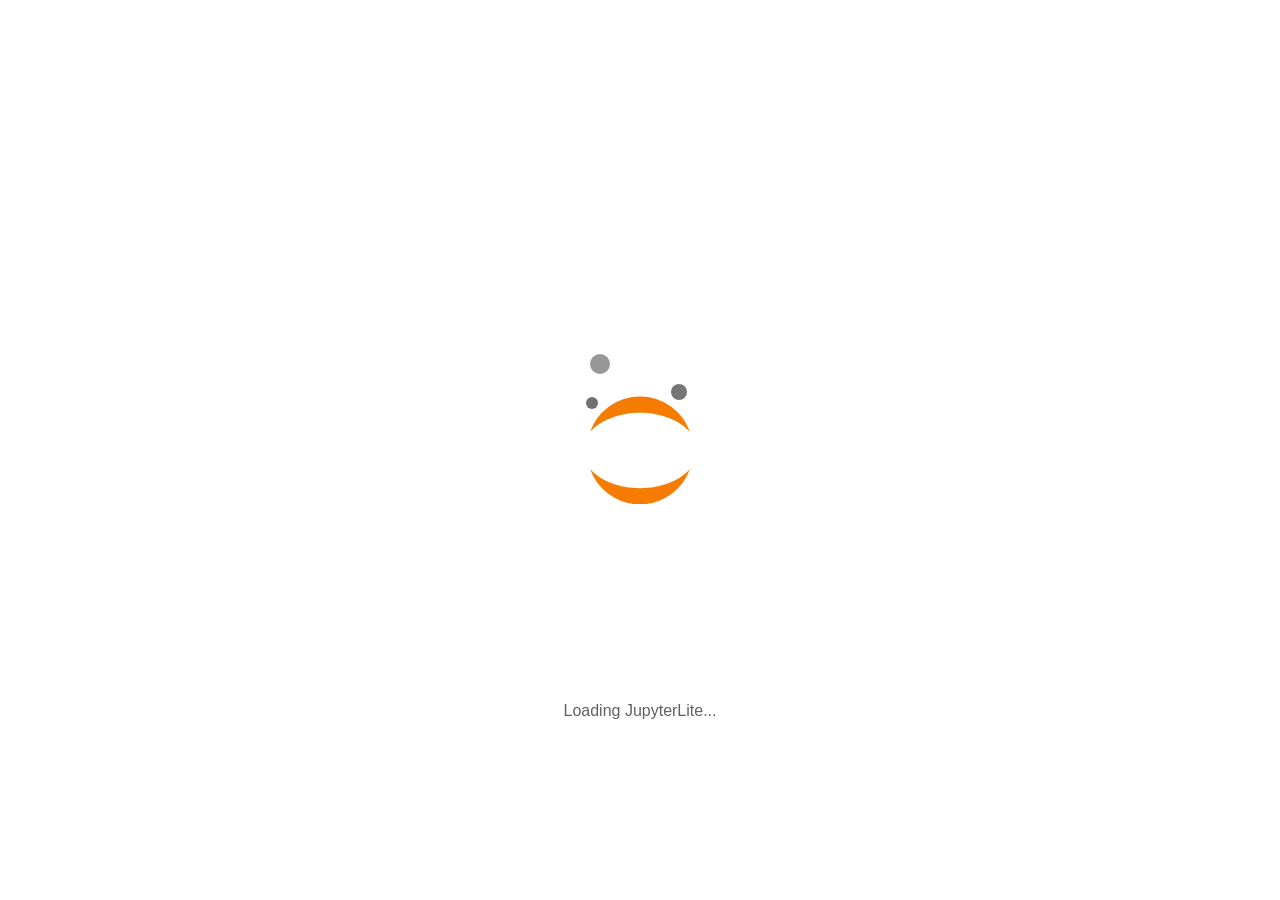
<file: index.html>
<!DOCTYPE html>
<!--
  This is the root document for _your_ JupyterLite. Thanks for viewing your source!
     ___ __   __ _______ __   __ _______ _______ ______   ___     ___ _______ _______
    |   |  | |  |       |  | |  |       |       |    _ | |   |   |   |       |       |
    |   |  | |  |    _  |  |_|  |_     _|    ___|   | || |   |   |   |_     _|    ___|
    |   |  |_|  |   |_| |       | |   | |   |___|   |_||_|   |   |   | |   | |   |___
 ___|   |       |    ___|_     _| |   | |    ___|    __  |   |___|   | |   | |    ___|
|       |       |   |     |   |   |   | |   |___|   |  | |       |   | |   | |   |___
|_______|_______|___|     |___|   |___| |_______|___|  |_|_______|___| |___| |_______|

Code: https://github.com/jupyterlite/jupyterlite
Demo: https://jupyterlite.rtfd.io/en/latest/try

# FILES

Your JupyterLite is structured like this:

    index.html             <---- you are here
    {:app}/                <---- currently-known: `lab` (semi-required) and `notebook`
      index.html
      extensions/
        {:org}/{:package}/ <---|
        {:package}/        <---+- federated extensions
          schema/
          package.json
    # TBD
    files/                 <----- also need to populate `api/contents/`!
    static/                <----- might save duplication
      {:app}

-->
<html>
  <head>
    <!--
      # jupyter-config-data

      The JSON in `jupyter-lite.json` is the last that will be loaded by most
      child `index.html` pages, and every field can be overridden.

      See the recognized schema as described in the documentation:

      - https://jupyterlite.rtfd.io/en/latest/reference/schema.html

      Notes
        - fields that...
          - are relative paths values
            - will have the parent directory of _this_ file appended, accounting
              for "magic" hosts which redirect to `{:path}index.html` to `{:path}`,
              with or without a slash
        - some fields, such as `federated_extensions` will be _added together_
    -->
    <script id="jupyter-config-data" type="application/json" data-jupyter-lite-root=".">
      {}
    </script>
    <!--
      # jupyter-lite-root

      The source of truth for relative path locations. The `.` means _this_
      is the root, and will redirect to the `appUrl` defined in
      `.jupyter-lite/#jupyter-config-data`.
    -->
    <script type="module">
      await import('./config-utils.js');
    </script>
    <!-- that's it, there shouldn't be anything below here in head! -->
  </head>
</html>
</file>
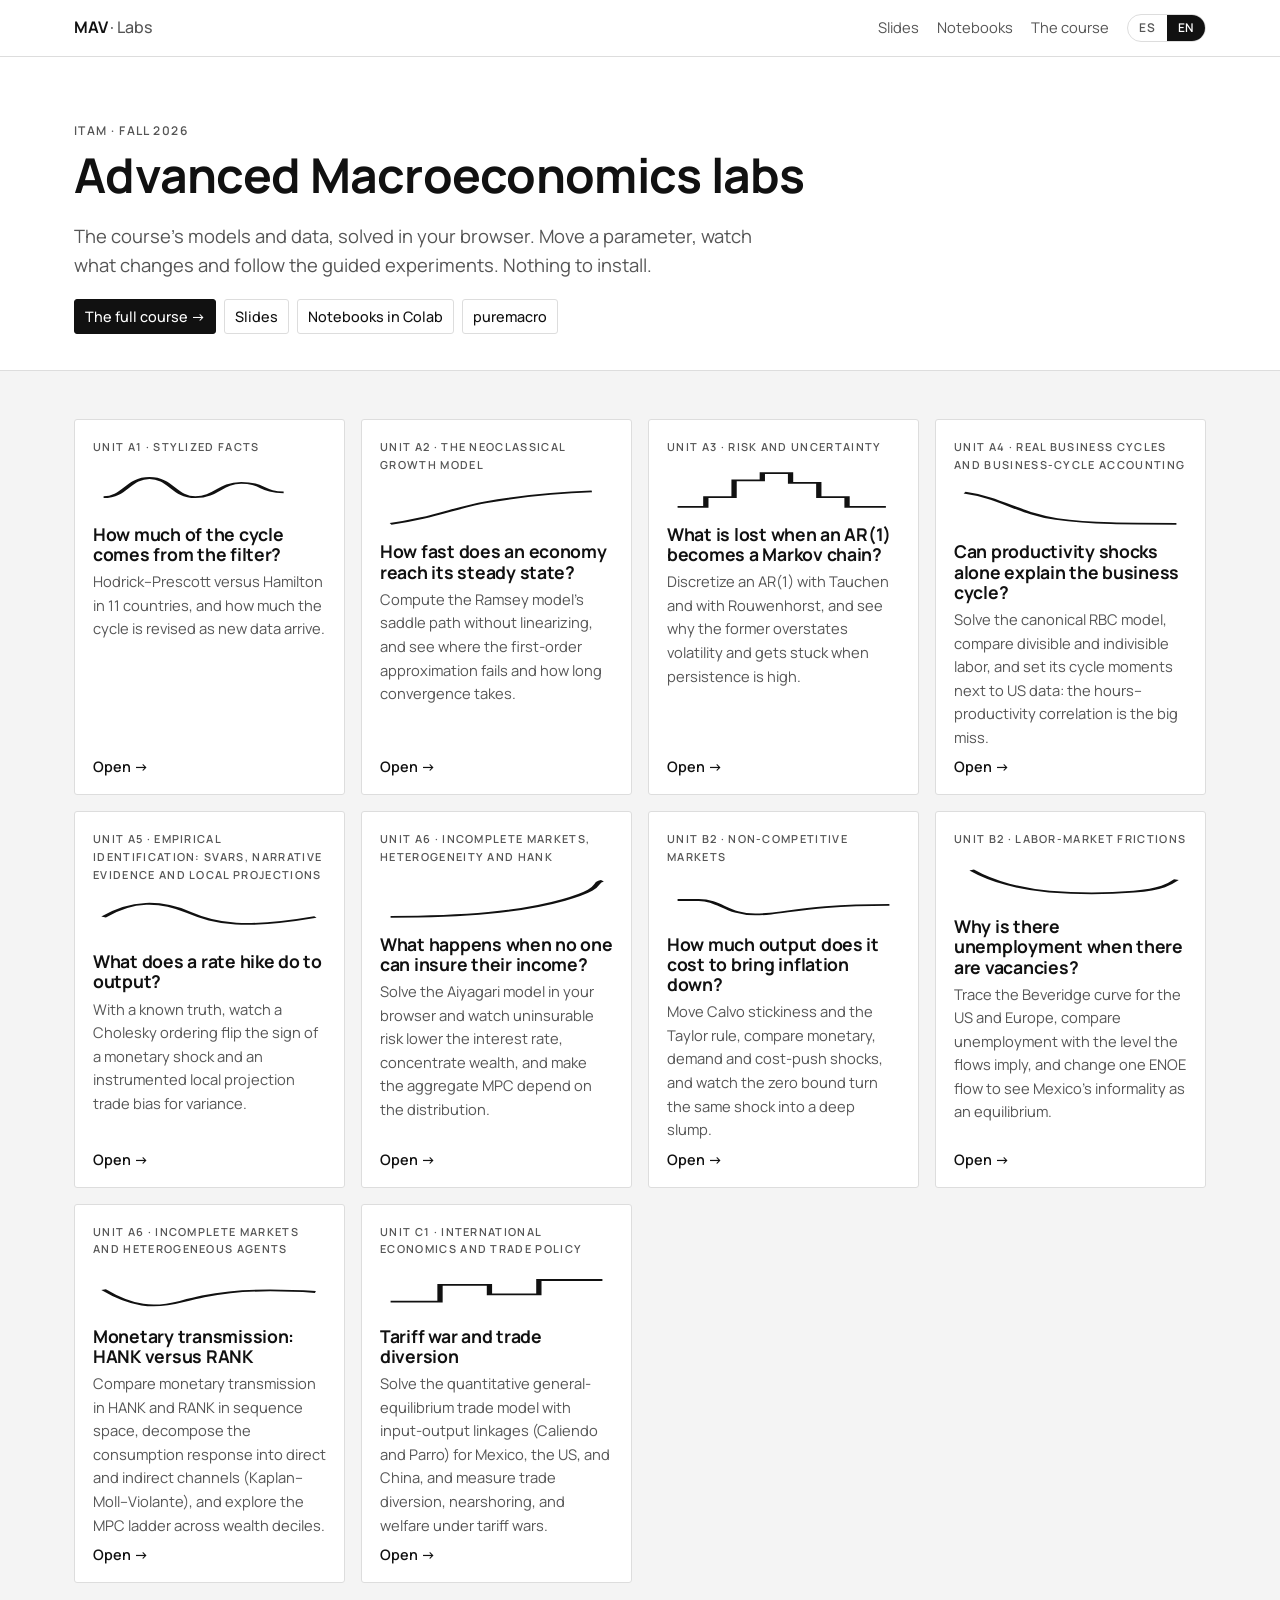
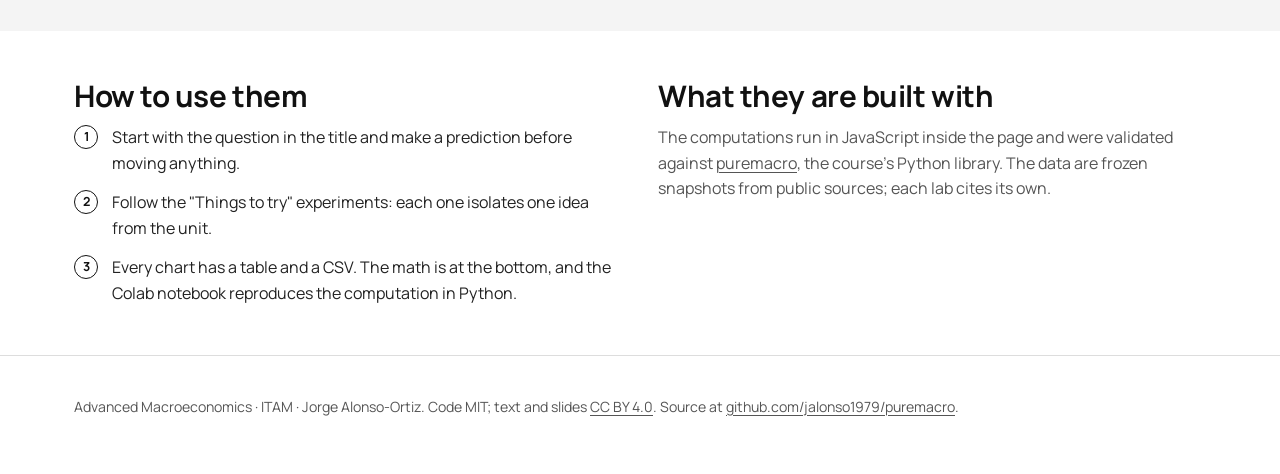
<file: curso/index.html>
<!doctype html>
<html lang="es" data-lang="es">
<head>
<meta charset="utf-8">
<meta name="viewport" content="width=device-width, initial-scale=1">
<title data-title-es="Laboratorios · Macroeconomía Avanzada" data-title-en="Labs · Advanced Macroeconomics">Laboratorios · Macroeconomía Avanzada</title>
<meta name="description" content="Laboratorios interactivos del curso Macroeconomía Avanzada (ITAM): filtros, crecimiento, RBC, identificación, agentes heterogéneos, nuevo keynesiano y mercado laboral.">
<link rel="icon" href="data:image/svg+xml,%3Csvg xmlns='http://www.w3.org/2000/svg' viewBox='0 0 32 32'%3E%3Crect width='32' height='32' rx='6' fill='%23111'/%3E%3Cpath d='M5 21c4 0 5-10 9-10s5 10 9 10 3-5 4-5' fill='none' stroke='%23fff' stroke-width='2.5' stroke-linecap='round'/%3E%3C/svg%3E">
<link rel="preconnect" href="https://fonts.googleapis.com">
<link rel="preconnect" href="https://fonts.gstatic.com" crossorigin>
<link href="https://fonts.googleapis.com/css2?family=Manrope:wght@400;500;600;700&display=swap" rel="stylesheet">
<link rel="stylesheet" href="assets/mav.css?v=dbf54522">
</head>
<body>
<header class="topbar">
  <div class="wrap">
    <a class="brand" href="index.html">MAV <span class="es">· Laboratorios</span><span class="en">· Labs</span></a>
    <nav class="topnav" aria-label="Principal">
      <a href="diapositivas/index.html" class="hide-sm"><span class="es">Diapositivas</span><span class="en">Slides</span></a>
      <a href="https://github.com/jalonso1979/puremacro/tree/course-2026A-5.5.0/curso/notebooks" class="hide-sm"><span class="es">Cuadernos</span><span class="en">Notebooks</span></a>
      <a href="https://jorgealonsoortiz.work/macro-avanzada/" data-curso="https://jorgealonsoortiz.work/macro-avanzada/" class="hide-sm"><span class="es">El curso</span><span class="en">The course</span></a>
      <span class="lang-toggle" role="group" aria-label="Idioma / Language">
        <button type="button" data-lang="es">ES</button><button type="button" data-lang="en">EN</button>
      </span>
    </nav>
  </div>
</header>
<main>
  <section class="hero wrap">
    <p class="kicker"><span class="es">ITAM · Otoño 2026</span><span class="en">ITAM · Fall 2026</span></p>
    <h1><span class="es">Laboratorios de Macroeconomía Avanzada</span><span class="en">Advanced Macroeconomics labs</span></h1>
    <p class="lead"><span class="es">Modelos y datos del curso que se resuelven en tu navegador. Mueve un parámetro, mira qué cambia y sigue los experimentos guiados. Nada que instalar.</span><span class="en">The course’s models and data, solved in your browser. Move a parameter, watch what changes and follow the guided experiments. Nothing to install.</span></p>
    <div class="btn-row">
      <a class="btn btn-primary" href="https://jorgealonsoortiz.work/macro-avanzada/" data-curso="https://jorgealonsoortiz.work/macro-avanzada/"><span class="es">El curso completo →</span><span class="en">The full course →</span></a>
      <a class="btn" href="diapositivas/index.html"><span class="es">Diapositivas</span><span class="en">Slides</span></a>
      <a class="btn" href="https://github.com/jalonso1979/puremacro/tree/course-2026A-5.5.0/curso/notebooks"><span class="es">Cuadernos en Colab</span><span class="en">Notebooks in Colab</span></a>
      <a class="btn" href="https://jorgealonsoortiz.work/puremacro/">puremacro</a>
    </div>
  </section>
  <section class="section band rule-top">
    <div class="wrap grid-cards">
      <a class="card" href="labs/filtros.html">
        <span class="unit"><span class="es">Unidad A1 · Hechos estilizados</span><span class="en">Unit A1 · Stylized facts</span></span>
        <svg viewBox="0 0 66 40" preserveAspectRatio="none" aria-hidden="true"><path d="M3 26c6 0 7-16 13-16s7 16 13 16 7-12 13-12 6 8 12 8"/></svg>
        <h3><span class="es">¿Cuánto del ciclo lo pone el filtro?</span><span class="en">How much of the cycle comes from the filter?</span></h3>
        <p><span class="es">Hodrick–Prescott frente a Hamilton en 11 países, y cuánto se revisa el ciclo cuando llegan datos nuevos.</span><span class="en">Hodrick–Prescott versus Hamilton in 11 countries, and how much the cycle is revised as new data arrive.</span></p>
        <span class="go"><span class="es">Abrir →</span><span class="en">Open →</span></span>
      </a>
      <a class="card" href="labs/neoclasico.html">
        <span class="unit"><span class="es">Unidad A2 · El modelo neoclásico de crecimiento</span><span class="en">Unit A2 · The neoclassical growth model</span></span>
        <svg viewBox="0 0 66 40" preserveAspectRatio="none" aria-hidden="true"><path d="M3 34C14 30 22 20 30 16s18-8 30-9"/></svg>
        <h3><span class="es">¿Qué tan rápido alcanza una economía su estado estacionario?</span><span class="en">How fast does an economy reach its steady state?</span></h3>
        <p><span class="es">Calcula la senda de silla del modelo de Ramsey sin linealizar y mira dónde falla la aproximación de primer orden y cuánto tarda la economía en converger.</span><span class="en">Compute the Ramsey model&#x27;s saddle path without linearizing, and see where the first-order approximation fails and how long convergence takes.</span></p>
        <span class="go"><span class="es">Abrir →</span><span class="en">Open →</span></span>
      </a>
      <a class="card" href="labs/incertidumbre.html">
        <span class="unit"><span class="es">Unidad A3 · Riesgo e incertidumbre</span><span class="en">Unit A3 · Risk and uncertainty</span></span>
        <svg viewBox="0 0 66 40" preserveAspectRatio="none" aria-hidden="true"><path d="M3 34h8V26h8V12h8V6h8v8h8v12h8v8h11"/></svg>
        <h3><span class="es">¿Qué se pierde al convertir un AR(1) en una cadena de Markov?</span><span class="en">What is lost when an AR(1) becomes a Markov chain?</span></h3>
        <p><span class="es">Discretiza un AR(1) con Tauchen y con Rouwenhorst y descubre por qué el primero exagera la volatilidad y se atora cuando la persistencia es alta.</span><span class="en">Discretize an AR(1) with Tauchen and with Rouwenhorst, and see why the former overstates volatility and gets stuck when persistence is high.</span></p>
        <span class="go"><span class="es">Abrir →</span><span class="en">Open →</span></span>
      </a>
      <a class="card" href="labs/rbc.html">
        <span class="unit"><span class="es">Unidad A4 · Ciclos económicos reales y contabilidad del ciclo</span><span class="en">Unit A4 · Real business cycles and business-cycle accounting</span></span>
        <svg viewBox="0 0 66 40" preserveAspectRatio="none" aria-hidden="true"><path d="M3 8c10 4 16 18 26 22s20 4 34 4"/></svg>
        <h3><span class="es">¿Bastan los choques de productividad para explicar el ciclo?</span><span class="en">Can productivity shocks alone explain the business cycle?</span></h3>
        <p><span class="es">Resuelve el RBC canónico, compara trabajo divisible e indivisible y pon sus momentos del ciclo junto a los de EE. UU.: la correlación horas–productividad es la gran falla.</span><span class="en">Solve the canonical RBC model, compare divisible and indivisible labor, and set its cycle moments next to US data: the hours–productivity correlation is the big miss.</span></p>
        <span class="go"><span class="es">Abrir →</span><span class="en">Open →</span></span>
      </a>
      <a class="card" href="labs/identificacion.html">
        <span class="unit"><span class="es">Unidad A5 · Identificación empírica: SVAR, evidencia narrativa y proyecciones locales</span><span class="en">Unit A5 · Empirical identification: SVARs, narrative evidence and local projections</span></span>
        <svg viewBox="0 0 66 40" preserveAspectRatio="none" aria-hidden="true"><path d="M3 20c8-14 16-14 24-4s16 14 36 4"/></svg>
        <h3><span class="es">¿Qué le hace al producto un alza de la tasa?</span><span class="en">What does a rate hike do to output?</span></h3>
        <p><span class="es">Con una verdad conocida, mira cómo el orden de Cholesky puede invertir el signo de un choque monetario y cómo una proyección local instrumentada cambia sesgo por varianza.</span><span class="en">With a known truth, watch a Cholesky ordering flip the sign of a monetary shock and an instrumented local projection trade bias for variance.</span></p>
        <span class="go"><span class="es">Abrir →</span><span class="en">Open →</span></span>
      </a>
      <a class="card" href="labs/desigualdad.html">
        <span class="unit"><span class="es">Unidad A6 · Mercados incompletos, heterogeneidad y HANK</span><span class="en">Unit A6 · Incomplete markets, heterogeneity and HANK</span></span>
        <svg viewBox="0 0 66 40" preserveAspectRatio="none" aria-hidden="true"><path d="M3 34C24 34 40 30 52 20S60 6 63 4"/></svg>
        <h3><span class="es">¿Qué pasa cuando nadie puede asegurar su ingreso?</span><span class="en">What happens when no one can insure their income?</span></h3>
        <p><span class="es">Resuelve el modelo de Aiyagari en tu navegador y mira cómo el riesgo que no se puede asegurar baja la tasa de interés, concentra la riqueza y hace que la PMC agregada dependa de la distribución.</span><span class="en">Solve the Aiyagari model in your browser and watch uninsurable risk lower the interest rate, concentrate wealth, and make the aggregate MPC depend on the distribution.</span></p>
        <span class="go"><span class="es">Abrir →</span><span class="en">Open →</span></span>
      </a>
      <a class="card" href="labs/nuevo-keynesiano.html">
        <span class="unit"><span class="es">Unidad B2 · Mercados no competitivos</span><span class="en">Unit B2 · Non-competitive markets</span></span>
        <svg viewBox="0 0 66 40" preserveAspectRatio="none" aria-hidden="true"><path d="M3 20h6c6 0 8 12 16 12s14-8 38-8"/></svg>
        <h3><span class="es">¿Cuánto producto cuesta bajar la inflación?</span><span class="en">How much output does it cost to bring inflation down?</span></h3>
        <p><span class="es">Mueve la rigidez de Calvo y la regla de Taylor, compara choques monetarios, de demanda y de costos, y mira cómo la cota cero convierte el mismo choque en una recesión profunda.</span><span class="en">Move Calvo stickiness and the Taylor rule, compare monetary, demand and cost-push shocks, and watch the zero bound turn the same shock into a deep slump.</span></p>
        <span class="go"><span class="es">Abrir →</span><span class="en">Open →</span></span>
      </a>
      <a class="card" href="labs/mercado-laboral.html">
        <span class="unit"><span class="es">Unidad B2 · Fricciones en el mercado laboral</span><span class="en">Unit B2 · Labor-market frictions</span></span>
        <svg viewBox="0 0 66 40" preserveAspectRatio="none" aria-hidden="true"><path d="M5 10c6 10 14 16 22 18s16 2 24 0 10-6 12-10"/></svg>
        <h3><span class="es">¿Por qué hay desempleo si hay vacantes?</span><span class="en">Why is there unemployment when there are vacancies?</span></h3>
        <p><span class="es">Recorre la curva de Beveridge de EE. UU. y Europa, compara el desempleo con el que dictan los flujos y cambia un flujo de la ENOE para ver la informalidad mexicana como un equilibrio.</span><span class="en">Trace the Beveridge curve for the US and Europe, compare unemployment with the level the flows imply, and change one ENOE flow to see Mexico&#x27;s informality as an equilibrium.</span></p>
        <span class="go"><span class="es">Abrir →</span><span class="en">Open →</span></span>
      </a>
      <a class="card" href="labs/politica-monetaria-hank.html">
        <span class="unit"><span class="es">Unidad A6 · Mercados incompletos y agentes heterogéneos</span><span class="en">Unit A6 · Incomplete markets and heterogeneous agents</span></span>
        <svg viewBox="0 0 66 40" preserveAspectRatio="none" aria-hidden="true"><path d="M3 18c8 14 14 16 22 10s16-12 38-8"/></svg>
        <h3><span class="es">Transmisión monetaria: HANK frente a RANK</span><span class="en">Monetary transmission: HANK versus RANK</span></h3>
        <p><span class="es">Compara la transmisión monetaria en HANK y RANK en el espacio de sucesiones, descompón la caída del consumo en canales directo e indirecto (Kaplan–Moll–Violante) y explora la escalera de la PMC por deciles.</span><span class="en">Compare monetary transmission in HANK and RANK in sequence space, decompose the consumption response into direct and indirect channels (Kaplan–Moll–Violante), and explore the MPC ladder across wealth deciles.</span></p>
        <span class="go"><span class="es">Abrir →</span><span class="en">Open →</span></span>
      </a>
      <a class="card" href="labs/comercio-aranceles.html">
        <span class="unit"><span class="es">Unidad C1 · Economía internacional y política comercial</span><span class="en">Unit C1 · International economics and trade policy</span></span>
        <svg viewBox="0 0 66 40" preserveAspectRatio="none" aria-hidden="true"><path d="M3 28h14V14h14v8h14V10h18"/></svg>
        <h3><span class="es">Guerra arancelaria y desvío de comercio</span><span class="en">Tariff war and trade diversion</span></h3>
        <p><span class="es">Resuelve el equilibrio general cuantitativo de comercio con enlaces insumo-producto (Caliendo y Parro) para México, EE. UU. y China, y mide el desvío de comercio, el nearshoring y el bienestar ante guerras arancelarias.</span><span class="en">Solve the quantitative general-equilibrium trade model with input-output linkages (Caliendo and Parro) for Mexico, the US, and China, and measure trade diversion, nearshoring, and welfare under tariff wars.</span></p>
        <span class="go"><span class="es">Abrir →</span><span class="en">Open →</span></span>
      </a>
    </div>
  </section>
  <section class="section wrap two">
    <div>
      <h2><span class="es">Cómo usarlos</span><span class="en">How to use them</span></h2>
      <ul class="try">
        <li><span class="es">Empieza por la pregunta del título y haz una predicción antes de mover nada.</span><span class="en">Start with the question in the title and make a prediction before moving anything.</span></li>
        <li><span class="es">Sigue los experimentos de «Qué probar»: cada uno aísla una idea de la unidad.</span><span class="en">Follow the "Things to try" experiments: each one isolates one idea from the unit.</span></li>
        <li><span class="es">Cada gráfica tiene tabla y CSV. La matemática está al pie, y el cuaderno de Colab reproduce el cálculo en Python.</span><span class="en">Every chart has a table and a CSV. The math is at the bottom, and the Colab notebook reproduces the computation in Python.</span></li>
      </ul>
    </div>
    <div>
      <h2><span class="es">Con qué están hechos</span><span class="en">What they are built with</span></h2>
      <p class="muted"><span class="es">Los cálculos corren en JavaScript dentro de la página y se validaron contra <a href="https://jorgealonsoortiz.work/puremacro/">puremacro</a>, la biblioteca de Python del curso. Los datos son instantáneas congeladas de fuentes públicas; cada laboratorio cita la suya.</span><span class="en">The computations run in JavaScript inside the page and were validated against <a href="https://jorgealonsoortiz.work/puremacro/">puremacro</a>, the course’s Python library. The data are frozen snapshots from public sources; each lab cites its own.</span></p>
    </div>
  </section>
</main>
<footer class="footer">
  <div class="wrap">
    <span class="es">Macroeconomía Avanzada · ITAM · Jorge Alonso-Ortiz. Código MIT; textos y diapositivas <a href="https://creativecommons.org/licenses/by/4.0/deed.es">CC BY 4.0</a>. Fuente en</span><span class="en">Advanced Macroeconomics · ITAM · Jorge Alonso-Ortiz. Code MIT; text and slides <a href="https://creativecommons.org/licenses/by/4.0/">CC BY 4.0</a>. Source at</span>
    <a href="https://github.com/jalonso1979/puremacro/tree/main/curso">github.com/jalonso1979/puremacro</a>.
  </div>
</footer>
<script defer src="assets/mav.js?v=d79ea1aa"></script>
</body>
</html>
</file>
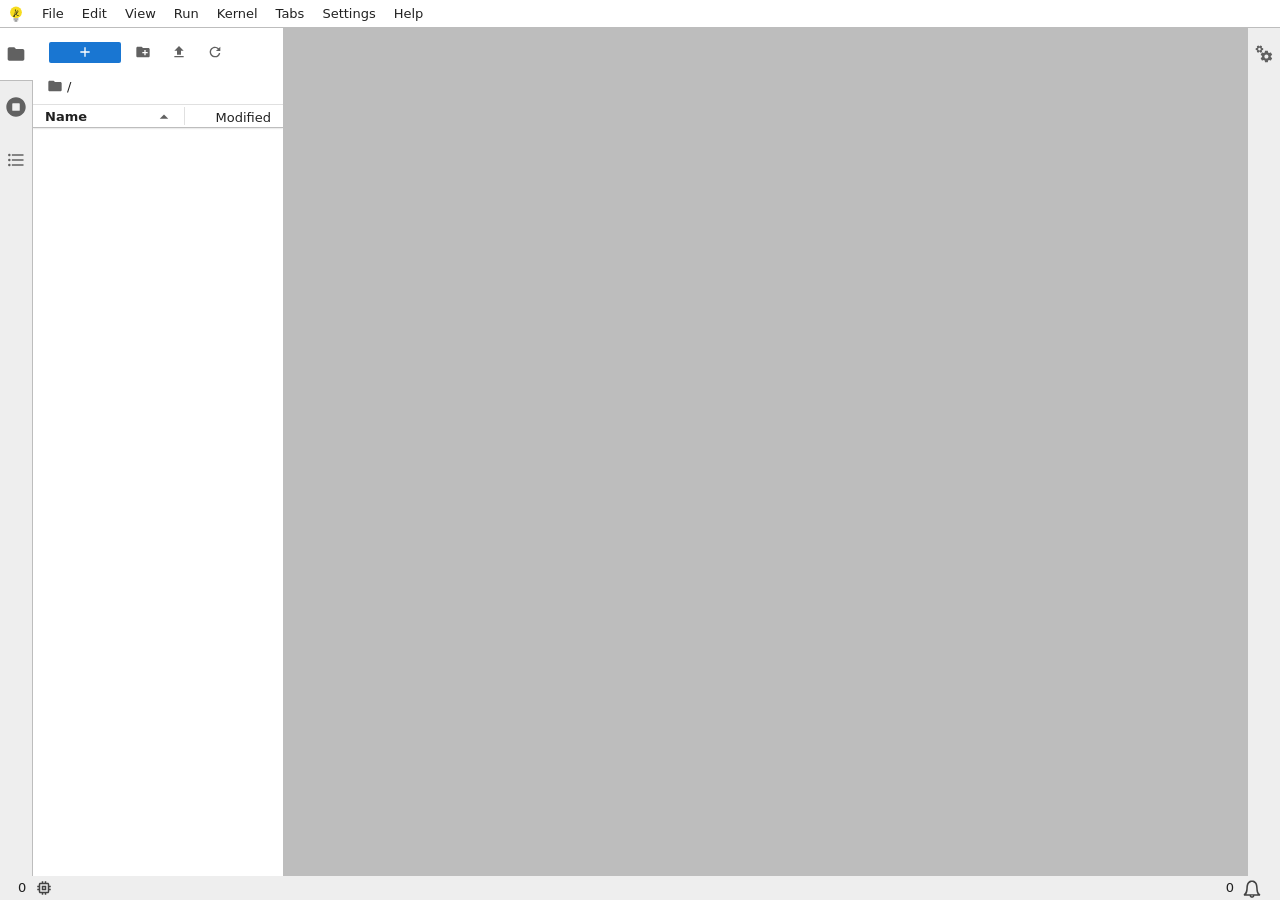
<file: lab/index.html>
<!DOCTYPE html>
<html>
<head>
    <title>JupyterLite</title>
    <meta charset="utf-8">
    <meta name="viewport" content="width=device-width, initial-scale=1">
    <meta name="Description" content="WASM powered Jupyter running in the browser.">
    <link rel="manifest" href="../manifest.webmanifest">
    <link id="jupyter-lite-main" rel="preload" href="../build/lab/bundle.js?_=921b082" main="index" as="script">
    <script id="jupyter-config-data" type="application/json" data-jupyter-lite-root="..">
      {}
    </script>
    <script>
      (async function () {
        const { pathname, origin, search, hash } = window.location;
        if (pathname.match(/(index.html|\/?)$/) == null) {
          window.location.href = `${origin}${pathname}/${search}${hash}`;
          return;
        }
        await import(
          '../config-utils.js?_=921b082'
        );
      }.call(this));
    </script>
    <style>
      body {
        margin: 0;
        padding: 0;
        transition: background-color 0.3s ease;
      }

      body {
        background-color: #fff;
        color: #000;
      }

      body.jp-mod-dark {
        background-color: #111;
        color: #fff;
      }

      /*
       * Loading indicator that mirrors JupyterLab's splash screen visual
       * design for a clean transition. The SVG, orbit dimensions, planet
       * sizes, and planet colors below are adapted from:
       * https://github.com/jupyterlab/jupyterlab/blob/main/packages/apputils-extension/style/splash.css
       */

      #jupyterlite-loading-indicator {
        z-index: 1000;
        position: fixed;
        overflow: hidden;
        width: 100%;
        height: 100%;
        opacity: 0;
        transition: opacity 0.5s ease-out;
        display: none;
        background-color: white;
      }

      body.jp-mod-dark #jupyterlite-loading-indicator {
        background-color: #212121;
      }

      #jupyterlite-loading-indicator.hidden {
        animation: jupyterlite-fade-out 0.5s ease-out forwards;
        pointer-events: none;
      }

      #jupyterlite-loading-indicator:not(.hidden) {
        opacity: 1;
        display: block;
      }

      #jupyterlite-galaxy {
        position: relative;
        width: 100%;
        height: 100%;
      }

      #jupyterlite-main-logo {
        display: flex;
        align-items: center;
        justify-content: center;
        width: 100%;
        height: 100%;
        z-index: 1;
      }

      #jupyterlite-main-logo svg {
        width: 100px;
        height: auto;
      }

      .jupyterlite-moon {
        position: absolute;
        top: 50%;
        left: 50%;
        border-radius: 50%;
      }

      #jupyterlite-moon1 {
        width: 200px;
        height: 140px;
        margin-top: -53px;
        margin-left: -54px;
        animation: jupyterlite-orbit 2s linear infinite;
      }

      #jupyterlite-moon2 {
        width: 132px;
        height: 180px;
        margin-top: -66px;
        margin-left: -85px;
        animation: jupyterlite-orbit 2.5s linear infinite reverse;
      }

      #jupyterlite-moon3 {
        width: 220px;
        height: 166px;
        margin-top: -96px;
        margin-left: -50px;
        animation: jupyterlite-orbit 3s linear infinite;
      }

      .jupyterlite-planet {
        border-radius: 50%;
      }

      #jupyterlite-moon1 .jupyterlite-planet {
        width: 12px;
        height: 12px;
      }

      #jupyterlite-moon2 .jupyterlite-planet {
        width: 16px;
        height: 16px;
        float: right;
      }

      #jupyterlite-moon3 .jupyterlite-planet {
        width: 20px;
        height: 20px;
      }

      /* Light theme planet colors */
      #jupyterlite-moon1 .jupyterlite-planet {
        background-color: #6f7070;
      }

      #jupyterlite-moon2 .jupyterlite-planet {
        background-color: #767677;
      }

      #jupyterlite-moon3 .jupyterlite-planet {
        background-color: #989798;
      }

      /* Dark theme planet colors */
      body.jp-mod-dark #jupyterlite-moon1 .jupyterlite-planet,
      body.jp-mod-dark #jupyterlite-moon2 .jupyterlite-planet,
      body.jp-mod-dark #jupyterlite-moon3 .jupyterlite-planet {
        background-color: white;
      }

      @keyframes jupyterlite-orbit {
        0%   { transform: rotateZ(0deg); }
        100% { transform: rotateZ(-720deg); }
      }

      @keyframes jupyterlite-fade-out {
        0%   { opacity: 1; }
        100% { opacity: 0; }
      }

      .jupyterlite-loading-indicator-text {
        position: absolute;
        bottom: 20%;
        left: 50%;
        transform: translateX(-50%);
        font-family: -apple-system, BlinkMacSystemFont, 'Segoe UI', Helvetica, Arial, sans-serif;
        font-size: 16px;
        color: #616161;
      }

      body.jp-mod-dark .jupyterlite-loading-indicator-text {
        color: #bdbdbd;
      }
    </style>
  </head>
  <body class="jp-ThemedContainer" data-notebook="lab">
    <div id="jupyterlite-loading-indicator" class="hidden">
      <div id="jupyterlite-galaxy">
        <div id="jupyterlite-main-logo">
          <!-- Jupyter planet logo from @jupyterlab/ui-components jupyter-favicon.svg -->
          <svg xmlns="http://www.w3.org/2000/svg" width="152" height="165" viewBox="0 0 152 165">
            <path fill="#F37726" class="jp-jupyter-icon-color" d="M76.021 140.163c-32.64 0-61.145-11.927-75.942-29.58 5.51 15.84 15.781 29.567 29.39 39.278a80.17 80.17 0 0 0 46.57 14.929 80.17 80.17 0 0 0 46.57-14.929c13.61-9.711 23.88-23.437 29.391-39.278-14.833 17.653-43.338 29.58-75.979 29.58m-.005-114.832c32.64 0 61.146 11.927 75.943 29.58a80.9 80.9 0 0 0-29.391-39.278A80.16 80.16 0 0 0 75.998.705a80.16 80.16 0 0 0-46.57 14.928A80.9 80.9 0 0 0 .038 54.912c14.832-17.617 43.338-29.58 75.978-29.58" />
          </svg>
        </div>
        <div id="jupyterlite-moon1" class="jupyterlite-moon">
          <div class="jupyterlite-planet"></div>
        </div>
        <div id="jupyterlite-moon2" class="jupyterlite-moon">
          <div class="jupyterlite-planet"></div>
        </div>
        <div id="jupyterlite-moon3" class="jupyterlite-moon">
          <div class="jupyterlite-planet"></div>
        </div>
      </div>
      <div class="jupyterlite-loading-indicator-text">Loading JupyterLite...</div>
    </div>
    <noscript>
      <div style="text-align: center; padding: 20px;">
          JupyterLite requires JavaScript to be enabled in your browser.
      </div>
    </noscript>
  

</body></html>
</file>
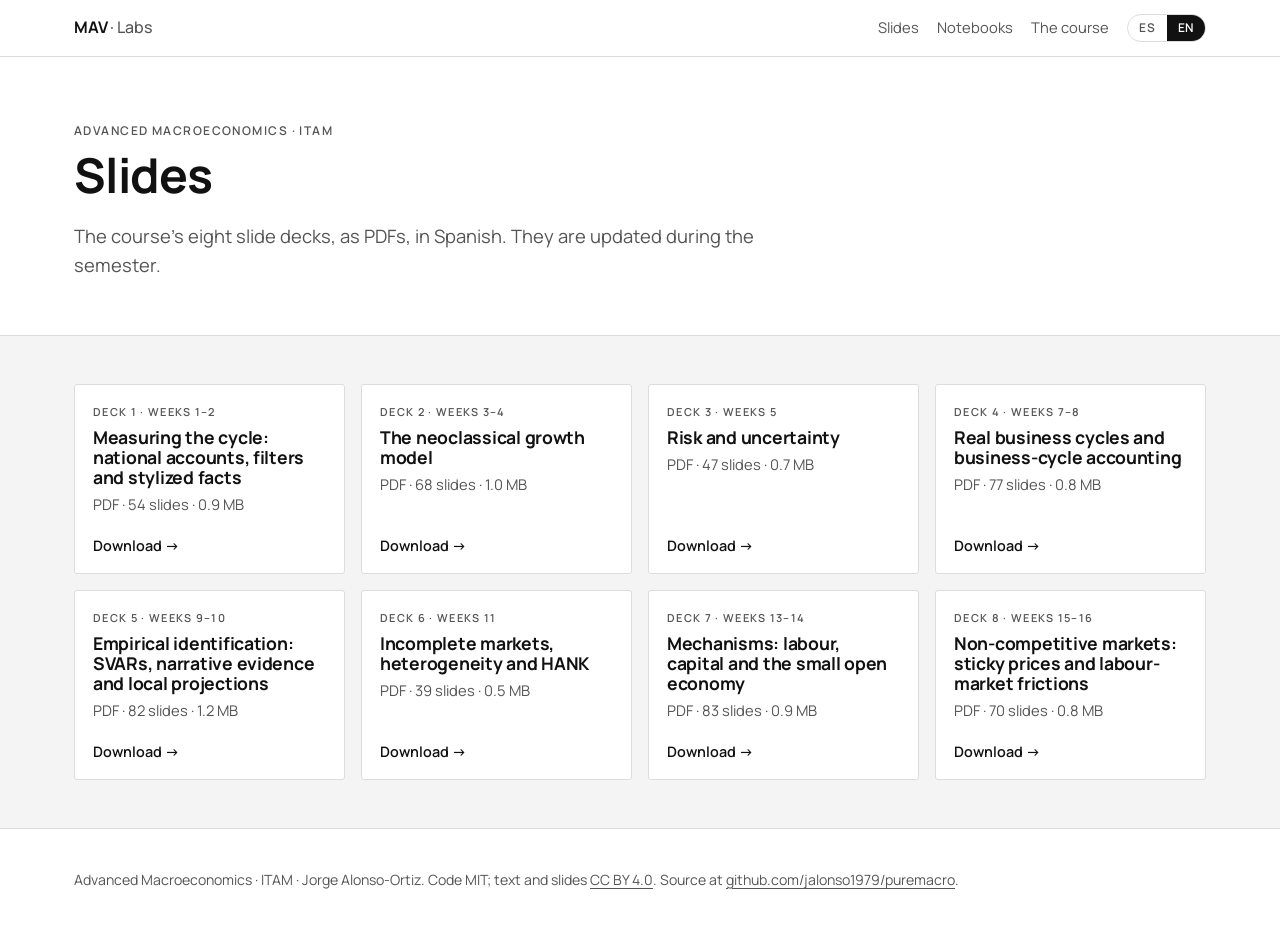
<file: curso/diapositivas/index.html>
<!doctype html>
<html lang="es" data-lang="es">
<head>
<meta charset="utf-8">
<meta name="viewport" content="width=device-width, initial-scale=1">
<title data-title-es="Diapositivas · Macroeconomía Avanzada" data-title-en="Slides · Advanced Macroeconomics">Diapositivas · Macroeconomía Avanzada</title>
<meta name="description" content="Diapositivas del curso Macroeconomía Avanzada (ITAM), en PDF.">
<link rel="icon" href="data:image/svg+xml,%3Csvg xmlns='http://www.w3.org/2000/svg' viewBox='0 0 32 32'%3E%3Crect width='32' height='32' rx='6' fill='%23111'/%3E%3Cpath d='M5 21c4 0 5-10 9-10s5 10 9 10 3-5 4-5' fill='none' stroke='%23fff' stroke-width='2.5' stroke-linecap='round'/%3E%3C/svg%3E">
<link rel="preconnect" href="https://fonts.googleapis.com">
<link rel="preconnect" href="https://fonts.gstatic.com" crossorigin>
<link href="https://fonts.googleapis.com/css2?family=Manrope:wght@400;500;600;700&display=swap" rel="stylesheet">
<link rel="stylesheet" href="../assets/mav.css?v=dbf54522">
</head>
<body>
<header class="topbar">
  <div class="wrap">
    <a class="brand" href="../index.html">MAV <span class="es">· Laboratorios</span><span class="en">· Labs</span></a>
    <nav class="topnav" aria-label="Principal">
      <a href="../diapositivas/index.html" class="hide-sm"><span class="es">Diapositivas</span><span class="en">Slides</span></a>
      <a href="https://github.com/jalonso1979/puremacro/tree/course-2026A-5.5.0/curso/notebooks" class="hide-sm"><span class="es">Cuadernos</span><span class="en">Notebooks</span></a>
      <a href="https://jorgealonsoortiz.work/macro-avanzada/" data-curso="https://jorgealonsoortiz.work/macro-avanzada/" class="hide-sm"><span class="es">El curso</span><span class="en">The course</span></a>
      <span class="lang-toggle" role="group" aria-label="Idioma / Language">
        <button type="button" data-lang="es">ES</button><button type="button" data-lang="en">EN</button>
      </span>
    </nav>
  </div>
</header>
<main>
  <section class="hero wrap">
    <p class="kicker"><span class="es">Macroeconomía Avanzada · ITAM</span><span class="en">Advanced Macroeconomics · ITAM</span></p>
    <h1><span class="es">Diapositivas</span><span class="en">Slides</span></h1>
    <p class="lead"><span class="es">Los ocho mazos del curso, en PDF. Se actualizan durante el semestre.</span><span class="en">The course’s eight slide decks, as PDFs, in Spanish. They are updated during the semester.</span></p>
  </section>
  <section class="section band rule-top">
    <div class="wrap grid-cards">
      <a class="card" href="MAV_01_medicion_del_ciclo.pdf">
        <span class="unit"><span class="es">Mazo</span><span class="en">Deck</span> 1 · <span class="es">semanas</span><span class="en">weeks</span> 1–2</span>
        <h3><span class="es">Medición del ciclo: contabilidad nacional, filtros y hechos estilizados</span><span class="en">Measuring the cycle: national accounts, filters and stylized facts</span></h3>
        <p>PDF · 54 <span class="es">láminas</span><span class="en">slides</span> · 0.9 MB</p>
        <span class="go"><span class="es">Descargar →</span><span class="en">Download →</span></span>
      </a>
      <a class="card" href="MAV_02_modelo_neoclasico_de_crecimiento.pdf">
        <span class="unit"><span class="es">Mazo</span><span class="en">Deck</span> 2 · <span class="es">semanas</span><span class="en">weeks</span> 3–4</span>
        <h3><span class="es">El modelo neoclásico de crecimiento</span><span class="en">The neoclassical growth model</span></h3>
        <p>PDF · 68 <span class="es">láminas</span><span class="en">slides</span> · 1.0 MB</p>
        <span class="go"><span class="es">Descargar →</span><span class="en">Download →</span></span>
      </a>
      <a class="card" href="MAV_03_riesgo_e_incertidumbre.pdf">
        <span class="unit"><span class="es">Mazo</span><span class="en">Deck</span> 3 · <span class="es">semanas</span><span class="en">weeks</span> 5</span>
        <h3><span class="es">Riesgo e incertidumbre</span><span class="en">Risk and uncertainty</span></h3>
        <p>PDF · 47 <span class="es">láminas</span><span class="en">slides</span> · 0.7 MB</p>
        <span class="go"><span class="es">Descargar →</span><span class="en">Download →</span></span>
      </a>
      <a class="card" href="MAV_04_ciclos_economicos_reales_y_contabilidad_del_ciclo.pdf">
        <span class="unit"><span class="es">Mazo</span><span class="en">Deck</span> 4 · <span class="es">semanas</span><span class="en">weeks</span> 7–8</span>
        <h3><span class="es">Ciclos económicos reales y contabilidad del ciclo</span><span class="en">Real business cycles and business-cycle accounting</span></h3>
        <p>PDF · 77 <span class="es">láminas</span><span class="en">slides</span> · 0.8 MB</p>
        <span class="go"><span class="es">Descargar →</span><span class="en">Download →</span></span>
      </a>
      <a class="card" href="MAV_05_identificacion_empirica.pdf">
        <span class="unit"><span class="es">Mazo</span><span class="en">Deck</span> 5 · <span class="es">semanas</span><span class="en">weeks</span> 9–10</span>
        <h3><span class="es">Identificación empírica: SVAR, evidencia narrativa y proyecciones locales</span><span class="en">Empirical identification: SVARs, narrative evidence and local projections</span></h3>
        <p>PDF · 82 <span class="es">láminas</span><span class="en">slides</span> · 1.2 MB</p>
        <span class="go"><span class="es">Descargar →</span><span class="en">Download →</span></span>
      </a>
      <a class="card" href="MAV_06_mercados_incompletos_heterogeneidad_y_hank.pdf">
        <span class="unit"><span class="es">Mazo</span><span class="en">Deck</span> 6 · <span class="es">semanas</span><span class="en">weeks</span> 11</span>
        <h3><span class="es">Mercados incompletos, heterogeneidad y HANK</span><span class="en">Incomplete markets, heterogeneity and HANK</span></h3>
        <p>PDF · 39 <span class="es">láminas</span><span class="en">slides</span> · 0.5 MB</p>
        <span class="go"><span class="es">Descargar →</span><span class="en">Download →</span></span>
      </a>
      <a class="card" href="MAV_07_mecanismos.pdf">
        <span class="unit"><span class="es">Mazo</span><span class="en">Deck</span> 7 · <span class="es">semanas</span><span class="en">weeks</span> 13–14</span>
        <h3><span class="es">Mecanismos: trabajo, capital y economía pequeña y abierta</span><span class="en">Mechanisms: labour, capital and the small open economy</span></h3>
        <p>PDF · 83 <span class="es">láminas</span><span class="en">slides</span> · 0.9 MB</p>
        <span class="go"><span class="es">Descargar →</span><span class="en">Download →</span></span>
      </a>
      <a class="card" href="MAV_08_mercados_no_competitivos.pdf">
        <span class="unit"><span class="es">Mazo</span><span class="en">Deck</span> 8 · <span class="es">semanas</span><span class="en">weeks</span> 15–16</span>
        <h3><span class="es">Mercados no competitivos: precios rígidos y fricciones laborales</span><span class="en">Non-competitive markets: sticky prices and labour-market frictions</span></h3>
        <p>PDF · 70 <span class="es">láminas</span><span class="en">slides</span> · 0.8 MB</p>
        <span class="go"><span class="es">Descargar →</span><span class="en">Download →</span></span>
      </a>
    </div>
  </section>
</main>
<footer class="footer">
  <div class="wrap">
    <span class="es">Macroeconomía Avanzada · ITAM · Jorge Alonso-Ortiz. Código MIT; textos y diapositivas <a href="https://creativecommons.org/licenses/by/4.0/deed.es">CC BY 4.0</a>. Fuente en</span><span class="en">Advanced Macroeconomics · ITAM · Jorge Alonso-Ortiz. Code MIT; text and slides <a href="https://creativecommons.org/licenses/by/4.0/">CC BY 4.0</a>. Source at</span>
    <a href="https://github.com/jalonso1979/puremacro/tree/main/curso">github.com/jalonso1979/puremacro</a>.
  </div>
</footer>
<script defer src="../assets/mav.js?v=d79ea1aa"></script>
</body>
</html>
</file>
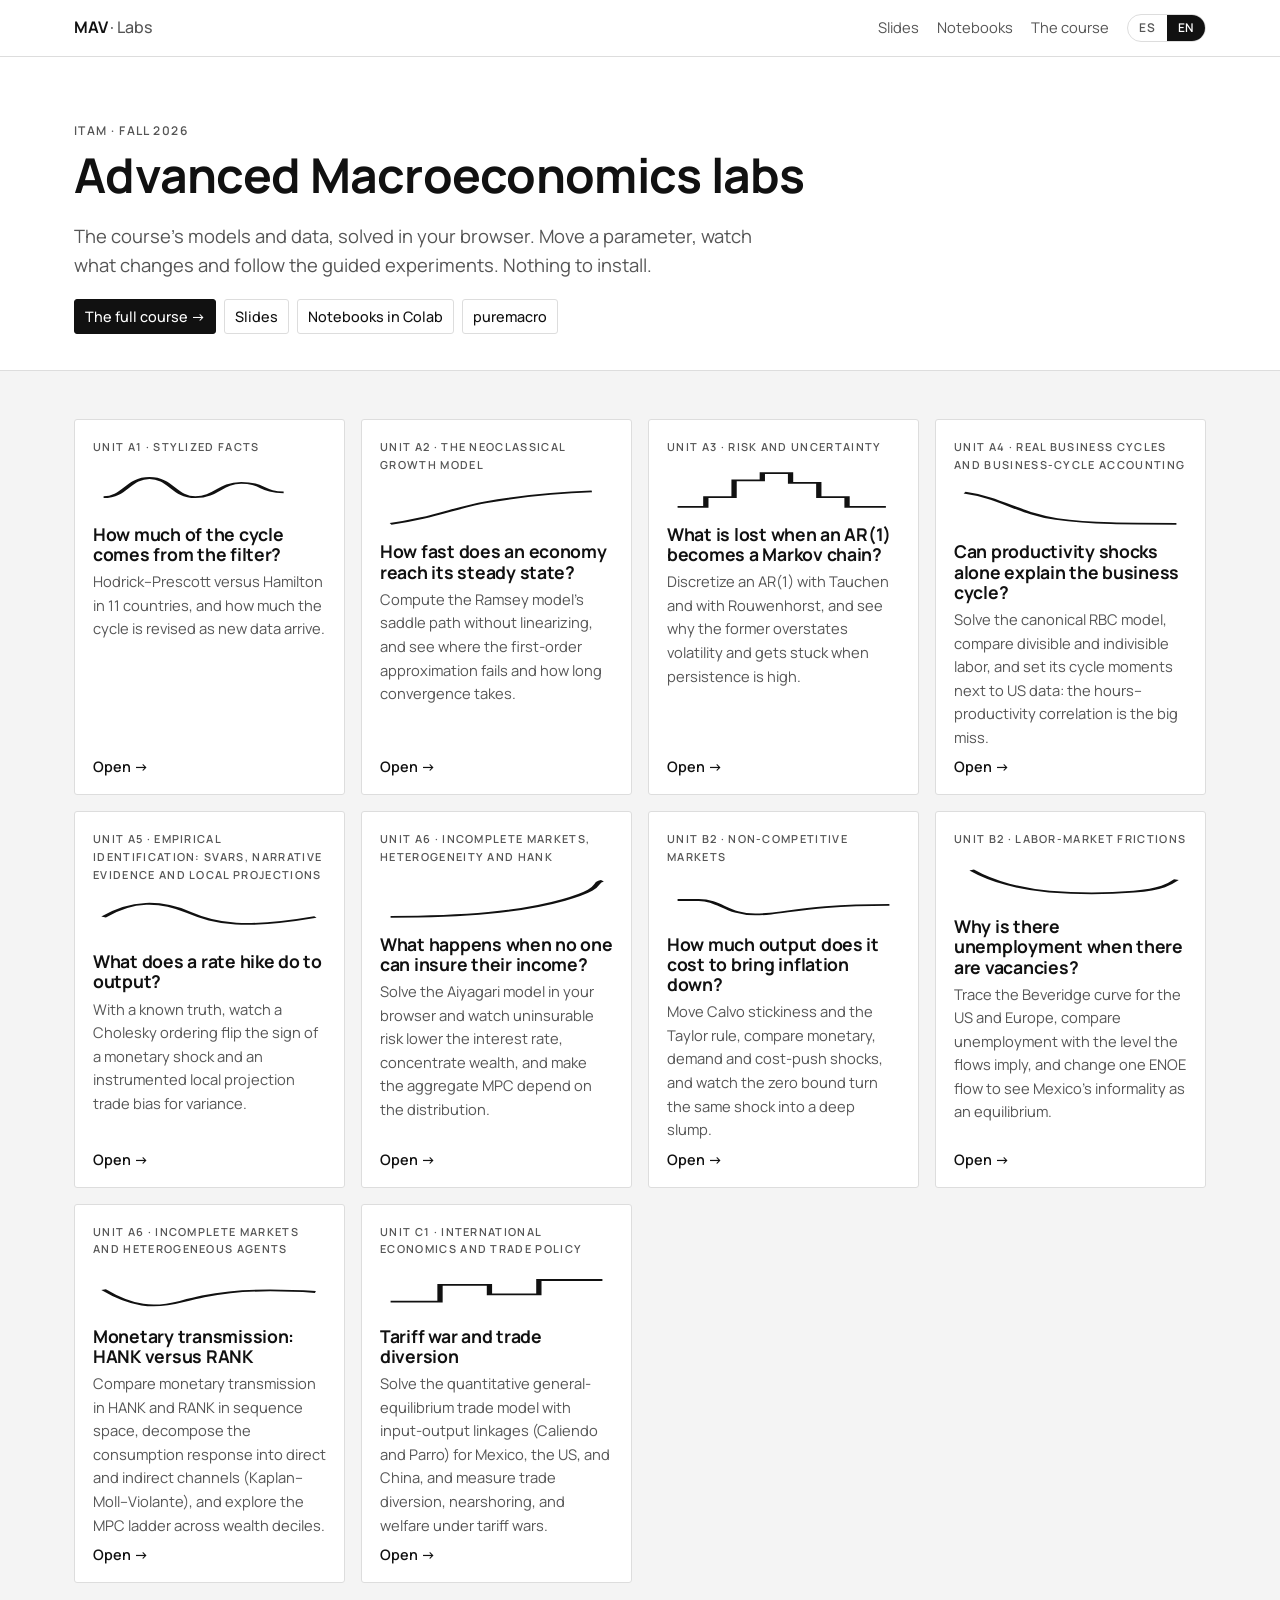
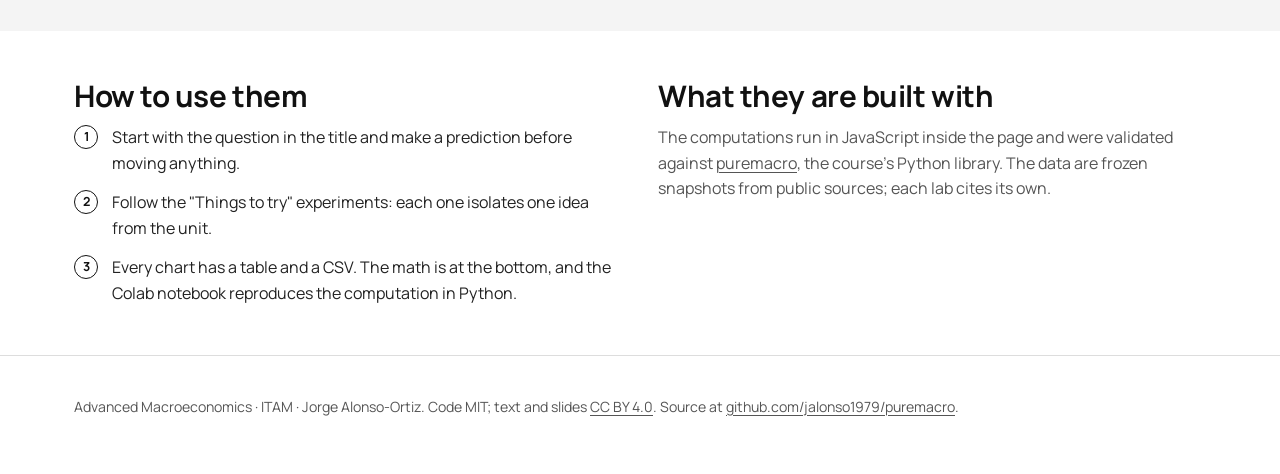
<file: curso/site/index.html>
<!doctype html>
<html lang="es" data-lang="es">
<head>
<meta charset="utf-8">
<meta name="viewport" content="width=device-width, initial-scale=1">
<title data-title-es="Laboratorios · Macroeconomía Avanzada" data-title-en="Labs · Advanced Macroeconomics">Laboratorios · Macroeconomía Avanzada</title>
<meta name="description" content="Laboratorios interactivos del curso Macroeconomía Avanzada (ITAM): filtros, crecimiento, RBC, identificación, agentes heterogéneos, nuevo keynesiano y mercado laboral.">
<link rel="icon" href="data:image/svg+xml,%3Csvg xmlns='http://www.w3.org/2000/svg' viewBox='0 0 32 32'%3E%3Crect width='32' height='32' rx='6' fill='%23111'/%3E%3Cpath d='M5 21c4 0 5-10 9-10s5 10 9 10 3-5 4-5' fill='none' stroke='%23fff' stroke-width='2.5' stroke-linecap='round'/%3E%3C/svg%3E">
<link rel="preconnect" href="https://fonts.googleapis.com">
<link rel="preconnect" href="https://fonts.gstatic.com" crossorigin>
<link href="https://fonts.googleapis.com/css2?family=Manrope:wght@400;500;600;700&display=swap" rel="stylesheet">
<link rel="stylesheet" href="assets/mav.css?v=dbf54522">
</head>
<body>
<header class="topbar">
  <div class="wrap">
    <a class="brand" href="index.html">MAV <span class="es">· Laboratorios</span><span class="en">· Labs</span></a>
    <nav class="topnav" aria-label="Principal">
      <a href="diapositivas/index.html" class="hide-sm"><span class="es">Diapositivas</span><span class="en">Slides</span></a>
      <a href="https://github.com/jalonso1979/puremacro/tree/main/curso/notebooks" class="hide-sm"><span class="es">Cuadernos</span><span class="en">Notebooks</span></a>
      <a href="https://jorgealonsoortiz.work/macro-avanzada/" data-curso="https://jorgealonsoortiz.work/macro-avanzada/" class="hide-sm"><span class="es">El curso</span><span class="en">The course</span></a>
      <span class="lang-toggle" role="group" aria-label="Idioma / Language">
        <button type="button" data-lang="es">ES</button><button type="button" data-lang="en">EN</button>
      </span>
    </nav>
  </div>
</header>
<main>
  <section class="hero wrap">
    <p class="kicker"><span class="es">ITAM · Otoño 2026</span><span class="en">ITAM · Fall 2026</span></p>
    <h1><span class="es">Laboratorios de Macroeconomía Avanzada</span><span class="en">Advanced Macroeconomics labs</span></h1>
    <p class="lead"><span class="es">Modelos y datos del curso que se resuelven en tu navegador. Mueve un parámetro, mira qué cambia y sigue los experimentos guiados. Nada que instalar.</span><span class="en">The course’s models and data, solved in your browser. Move a parameter, watch what changes and follow the guided experiments. Nothing to install.</span></p>
    <div class="btn-row">
      <a class="btn btn-primary" href="https://jorgealonsoortiz.work/macro-avanzada/" data-curso="https://jorgealonsoortiz.work/macro-avanzada/"><span class="es">El curso completo →</span><span class="en">The full course →</span></a>
      <a class="btn" href="diapositivas/index.html"><span class="es">Diapositivas</span><span class="en">Slides</span></a>
      <a class="btn" href="https://github.com/jalonso1979/puremacro/tree/main/curso/notebooks"><span class="es">Cuadernos en Colab</span><span class="en">Notebooks in Colab</span></a>
      <a class="btn" href="https://jorgealonsoortiz.work/puremacro/">puremacro</a>
    </div>
  </section>
  <section class="section band rule-top">
    <div class="wrap grid-cards">
      <a class="card" href="labs/filtros.html">
        <span class="unit"><span class="es">Unidad A1 · Hechos estilizados</span><span class="en">Unit A1 · Stylized facts</span></span>
        <svg viewBox="0 0 66 40" preserveAspectRatio="none" aria-hidden="true"><path d="M3 26c6 0 7-16 13-16s7 16 13 16 7-12 13-12 6 8 12 8"/></svg>
        <h3><span class="es">¿Cuánto del ciclo lo pone el filtro?</span><span class="en">How much of the cycle comes from the filter?</span></h3>
        <p><span class="es">Hodrick–Prescott frente a Hamilton en 11 países, y cuánto se revisa el ciclo cuando llegan datos nuevos.</span><span class="en">Hodrick–Prescott versus Hamilton in 11 countries, and how much the cycle is revised as new data arrive.</span></p>
        <span class="go"><span class="es">Abrir →</span><span class="en">Open →</span></span>
      </a>
      <a class="card" href="labs/neoclasico.html">
        <span class="unit"><span class="es">Unidad A2 · El modelo neoclásico de crecimiento</span><span class="en">Unit A2 · The neoclassical growth model</span></span>
        <svg viewBox="0 0 66 40" preserveAspectRatio="none" aria-hidden="true"><path d="M3 34C14 30 22 20 30 16s18-8 30-9"/></svg>
        <h3><span class="es">¿Qué tan rápido alcanza una economía su estado estacionario?</span><span class="en">How fast does an economy reach its steady state?</span></h3>
        <p><span class="es">Calcula la senda de silla del modelo de Ramsey sin linealizar y mira dónde falla la aproximación de primer orden y cuánto tarda la economía en converger.</span><span class="en">Compute the Ramsey model&#x27;s saddle path without linearizing, and see where the first-order approximation fails and how long convergence takes.</span></p>
        <span class="go"><span class="es">Abrir →</span><span class="en">Open →</span></span>
      </a>
      <a class="card" href="labs/incertidumbre.html">
        <span class="unit"><span class="es">Unidad A3 · Riesgo e incertidumbre</span><span class="en">Unit A3 · Risk and uncertainty</span></span>
        <svg viewBox="0 0 66 40" preserveAspectRatio="none" aria-hidden="true"><path d="M3 34h8V26h8V12h8V6h8v8h8v12h8v8h11"/></svg>
        <h3><span class="es">¿Qué se pierde al convertir un AR(1) en una cadena de Markov?</span><span class="en">What is lost when an AR(1) becomes a Markov chain?</span></h3>
        <p><span class="es">Discretiza un AR(1) con Tauchen y con Rouwenhorst y descubre por qué el primero exagera la volatilidad y se atora cuando la persistencia es alta.</span><span class="en">Discretize an AR(1) with Tauchen and with Rouwenhorst, and see why the former overstates volatility and gets stuck when persistence is high.</span></p>
        <span class="go"><span class="es">Abrir →</span><span class="en">Open →</span></span>
      </a>
      <a class="card" href="labs/rbc.html">
        <span class="unit"><span class="es">Unidad A4 · Ciclos económicos reales y contabilidad del ciclo</span><span class="en">Unit A4 · Real business cycles and business-cycle accounting</span></span>
        <svg viewBox="0 0 66 40" preserveAspectRatio="none" aria-hidden="true"><path d="M3 8c10 4 16 18 26 22s20 4 34 4"/></svg>
        <h3><span class="es">¿Bastan los choques de productividad para explicar el ciclo?</span><span class="en">Can productivity shocks alone explain the business cycle?</span></h3>
        <p><span class="es">Resuelve el RBC canónico, compara trabajo divisible e indivisible y pon sus momentos del ciclo junto a los de EE. UU.: la correlación horas–productividad es la gran falla.</span><span class="en">Solve the canonical RBC model, compare divisible and indivisible labor, and set its cycle moments next to US data: the hours–productivity correlation is the big miss.</span></p>
        <span class="go"><span class="es">Abrir →</span><span class="en">Open →</span></span>
      </a>
      <a class="card" href="labs/identificacion.html">
        <span class="unit"><span class="es">Unidad A5 · Identificación empírica: SVAR, evidencia narrativa y proyecciones locales</span><span class="en">Unit A5 · Empirical identification: SVARs, narrative evidence and local projections</span></span>
        <svg viewBox="0 0 66 40" preserveAspectRatio="none" aria-hidden="true"><path d="M3 20c8-14 16-14 24-4s16 14 36 4"/></svg>
        <h3><span class="es">¿Qué le hace al producto un alza de la tasa?</span><span class="en">What does a rate hike do to output?</span></h3>
        <p><span class="es">Con una verdad conocida, mira cómo el orden de Cholesky puede invertir el signo de un choque monetario y cómo una proyección local instrumentada cambia sesgo por varianza.</span><span class="en">With a known truth, watch a Cholesky ordering flip the sign of a monetary shock and an instrumented local projection trade bias for variance.</span></p>
        <span class="go"><span class="es">Abrir →</span><span class="en">Open →</span></span>
      </a>
      <a class="card" href="labs/desigualdad.html">
        <span class="unit"><span class="es">Unidad A6 · Mercados incompletos, heterogeneidad y HANK</span><span class="en">Unit A6 · Incomplete markets, heterogeneity and HANK</span></span>
        <svg viewBox="0 0 66 40" preserveAspectRatio="none" aria-hidden="true"><path d="M3 34C24 34 40 30 52 20S60 6 63 4"/></svg>
        <h3><span class="es">¿Qué pasa cuando nadie puede asegurar su ingreso?</span><span class="en">What happens when no one can insure their income?</span></h3>
        <p><span class="es">Resuelve el modelo de Aiyagari en tu navegador y mira cómo el riesgo que no se puede asegurar baja la tasa de interés, concentra la riqueza y hace que la PMC agregada dependa de la distribución.</span><span class="en">Solve the Aiyagari model in your browser and watch uninsurable risk lower the interest rate, concentrate wealth, and make the aggregate MPC depend on the distribution.</span></p>
        <span class="go"><span class="es">Abrir →</span><span class="en">Open →</span></span>
      </a>
      <a class="card" href="labs/nuevo-keynesiano.html">
        <span class="unit"><span class="es">Unidad B2 · Mercados no competitivos</span><span class="en">Unit B2 · Non-competitive markets</span></span>
        <svg viewBox="0 0 66 40" preserveAspectRatio="none" aria-hidden="true"><path d="M3 20h6c6 0 8 12 16 12s14-8 38-8"/></svg>
        <h3><span class="es">¿Cuánto producto cuesta bajar la inflación?</span><span class="en">How much output does it cost to bring inflation down?</span></h3>
        <p><span class="es">Mueve la rigidez de Calvo y la regla de Taylor, compara choques monetarios, de demanda y de costos, y mira cómo la cota cero convierte el mismo choque en una recesión profunda.</span><span class="en">Move Calvo stickiness and the Taylor rule, compare monetary, demand and cost-push shocks, and watch the zero bound turn the same shock into a deep slump.</span></p>
        <span class="go"><span class="es">Abrir →</span><span class="en">Open →</span></span>
      </a>
      <a class="card" href="labs/mercado-laboral.html">
        <span class="unit"><span class="es">Unidad B2 · Fricciones en el mercado laboral</span><span class="en">Unit B2 · Labor-market frictions</span></span>
        <svg viewBox="0 0 66 40" preserveAspectRatio="none" aria-hidden="true"><path d="M5 10c6 10 14 16 22 18s16 2 24 0 10-6 12-10"/></svg>
        <h3><span class="es">¿Por qué hay desempleo si hay vacantes?</span><span class="en">Why is there unemployment when there are vacancies?</span></h3>
        <p><span class="es">Recorre la curva de Beveridge de EE. UU. y Europa, compara el desempleo con el que dictan los flujos y cambia un flujo de la ENOE para ver la informalidad mexicana como un equilibrio.</span><span class="en">Trace the Beveridge curve for the US and Europe, compare unemployment with the level the flows imply, and change one ENOE flow to see Mexico&#x27;s informality as an equilibrium.</span></p>
        <span class="go"><span class="es">Abrir →</span><span class="en">Open →</span></span>
      </a>
      <a class="card" href="labs/politica-monetaria-hank.html">
        <span class="unit"><span class="es">Unidad A6 · Mercados incompletos y agentes heterogéneos</span><span class="en">Unit A6 · Incomplete markets and heterogeneous agents</span></span>
        <svg viewBox="0 0 66 40" preserveAspectRatio="none" aria-hidden="true"><path d="M3 18c8 14 14 16 22 10s16-12 38-8"/></svg>
        <h3><span class="es">Transmisión monetaria: HANK frente a RANK</span><span class="en">Monetary transmission: HANK versus RANK</span></h3>
        <p><span class="es">Compara la transmisión monetaria en HANK y RANK en el espacio de sucesiones, descompón la caída del consumo en canales directo e indirecto (Kaplan–Moll–Violante) y explora la escalera de la PMC por deciles.</span><span class="en">Compare monetary transmission in HANK and RANK in sequence space, decompose the consumption response into direct and indirect channels (Kaplan–Moll–Violante), and explore the MPC ladder across wealth deciles.</span></p>
        <span class="go"><span class="es">Abrir →</span><span class="en">Open →</span></span>
      </a>
      <a class="card" href="labs/comercio-aranceles.html">
        <span class="unit"><span class="es">Unidad C1 · Economía internacional y política comercial</span><span class="en">Unit C1 · International economics and trade policy</span></span>
        <svg viewBox="0 0 66 40" preserveAspectRatio="none" aria-hidden="true"><path d="M3 28h14V14h14v8h14V10h18"/></svg>
        <h3><span class="es">Guerra arancelaria y desvío de comercio</span><span class="en">Tariff war and trade diversion</span></h3>
        <p><span class="es">Resuelve el equilibrio general cuantitativo de comercio con enlaces insumo-producto (Caliendo y Parro) para México, EE. UU. y China, y mide el desvío de comercio, el nearshoring y el bienestar ante guerras arancelarias.</span><span class="en">Solve the quantitative general-equilibrium trade model with input-output linkages (Caliendo and Parro) for Mexico, the US, and China, and measure trade diversion, nearshoring, and welfare under tariff wars.</span></p>
        <span class="go"><span class="es">Abrir →</span><span class="en">Open →</span></span>
      </a>
    </div>
  </section>
  <section class="section wrap two">
    <div>
      <h2><span class="es">Cómo usarlos</span><span class="en">How to use them</span></h2>
      <ul class="try">
        <li><span class="es">Empieza por la pregunta del título y haz una predicción antes de mover nada.</span><span class="en">Start with the question in the title and make a prediction before moving anything.</span></li>
        <li><span class="es">Sigue los experimentos de «Qué probar»: cada uno aísla una idea de la unidad.</span><span class="en">Follow the "Things to try" experiments: each one isolates one idea from the unit.</span></li>
        <li><span class="es">Cada gráfica tiene tabla y CSV. La matemática está al pie, y el cuaderno de Colab reproduce el cálculo en Python.</span><span class="en">Every chart has a table and a CSV. The math is at the bottom, and the Colab notebook reproduces the computation in Python.</span></li>
      </ul>
    </div>
    <div>
      <h2><span class="es">Con qué están hechos</span><span class="en">What they are built with</span></h2>
      <p class="muted"><span class="es">Los cálculos corren en JavaScript dentro de la página y se validaron contra <a href="https://jorgealonsoortiz.work/puremacro/">puremacro</a>, la biblioteca de Python del curso. Los datos son instantáneas congeladas de fuentes públicas; cada laboratorio cita la suya.</span><span class="en">The computations run in JavaScript inside the page and were validated against <a href="https://jorgealonsoortiz.work/puremacro/">puremacro</a>, the course’s Python library. The data are frozen snapshots from public sources; each lab cites its own.</span></p>
    </div>
  </section>
</main>
<footer class="footer">
  <div class="wrap">
    <span class="es">Macroeconomía Avanzada · ITAM · Jorge Alonso-Ortiz. Código MIT; textos y diapositivas <a href="https://creativecommons.org/licenses/by/4.0/deed.es">CC BY 4.0</a>. Fuente en</span><span class="en">Advanced Macroeconomics · ITAM · Jorge Alonso-Ortiz. Code MIT; text and slides <a href="https://creativecommons.org/licenses/by/4.0/">CC BY 4.0</a>. Source at</span>
    <a href="https://github.com/jalonso1979/puremacro/tree/main/curso">github.com/jalonso1979/puremacro</a>.
  </div>
</footer>
<script defer src="assets/mav.js?v=25ec1916"></script>
</body>
</html>
</file>
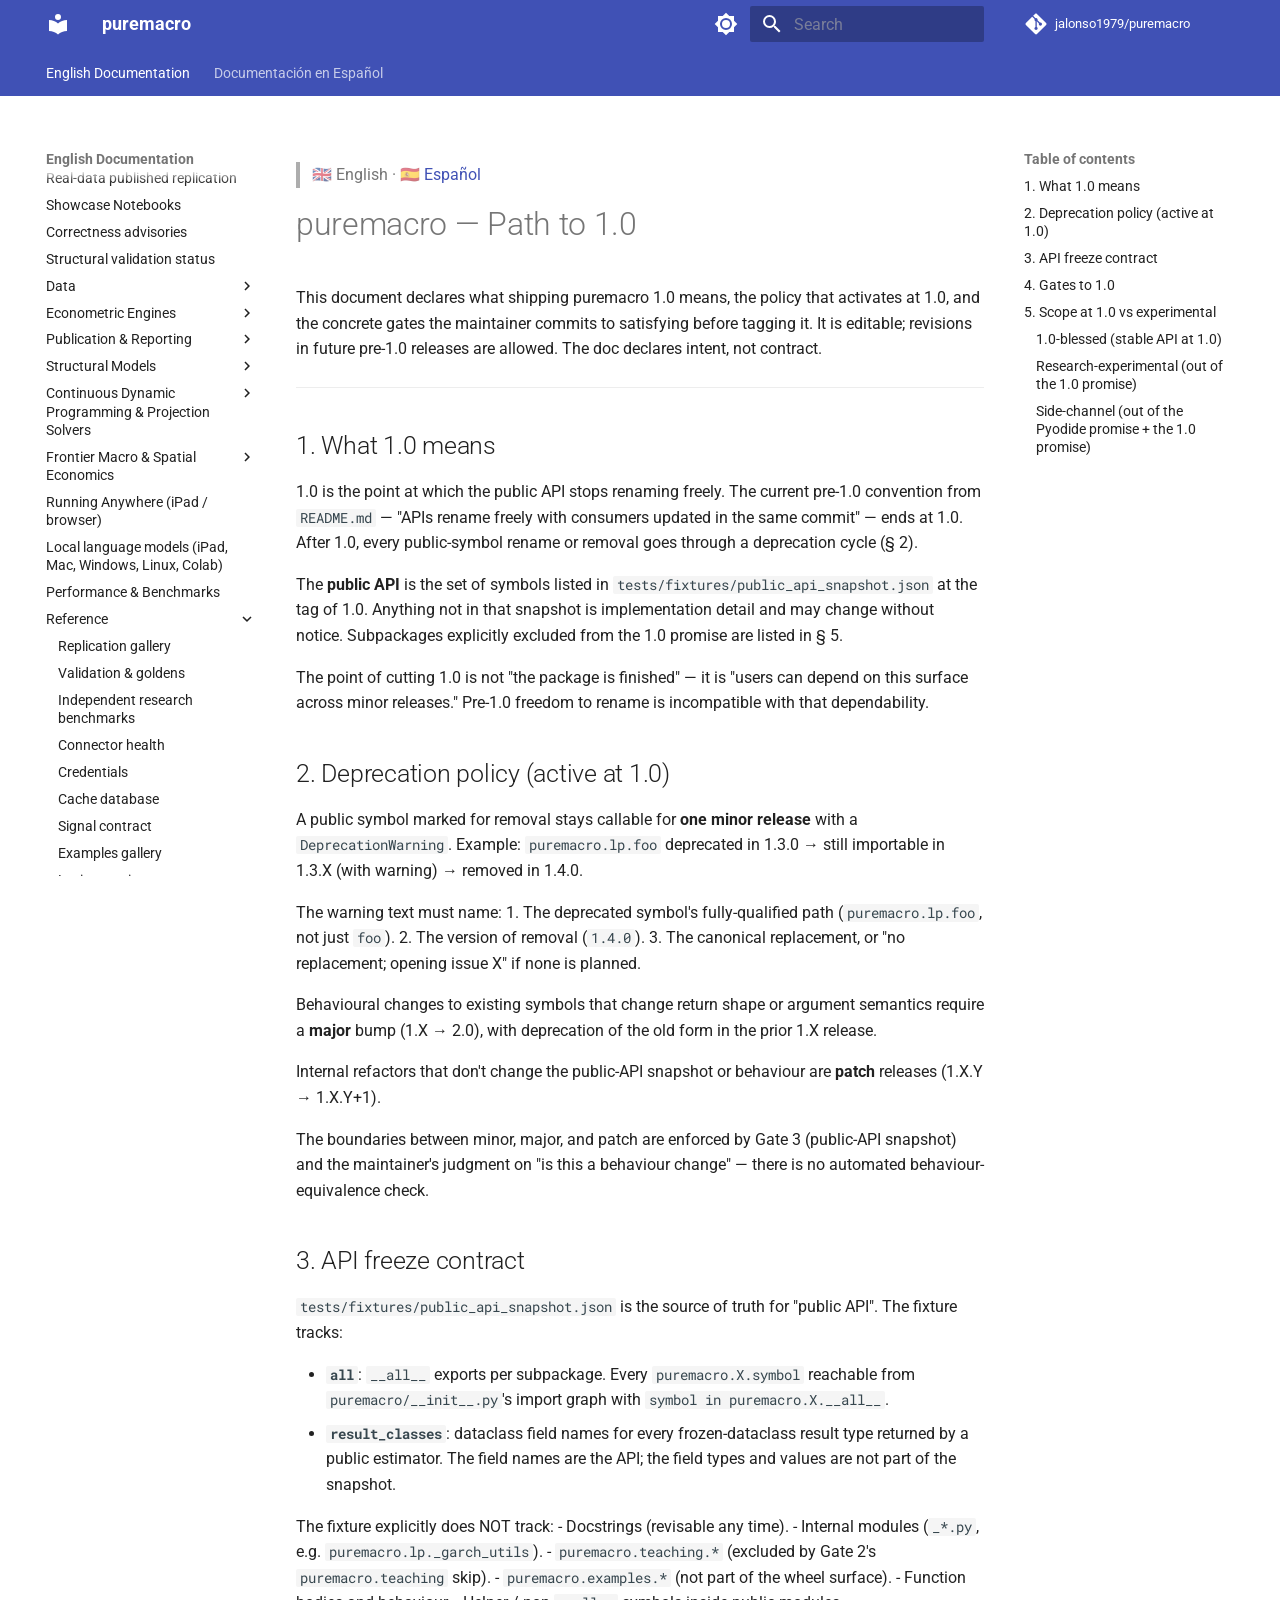
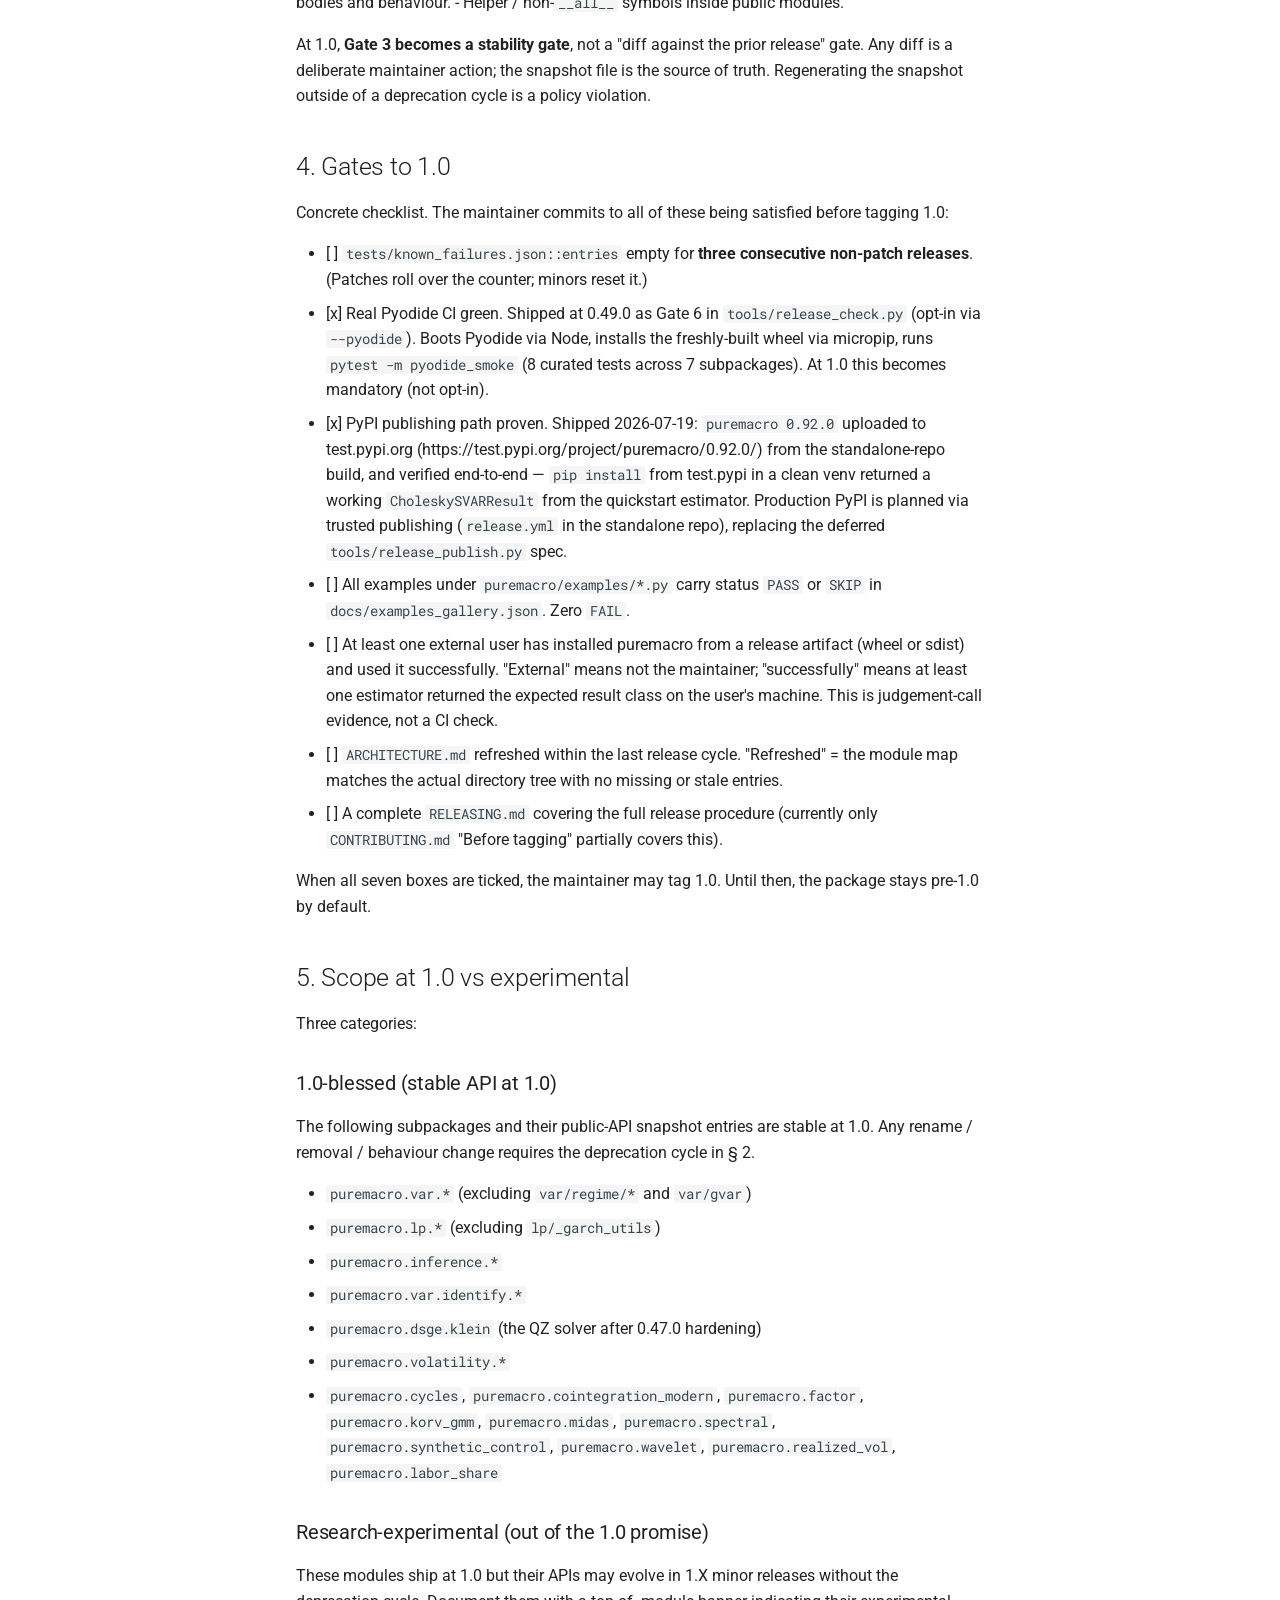
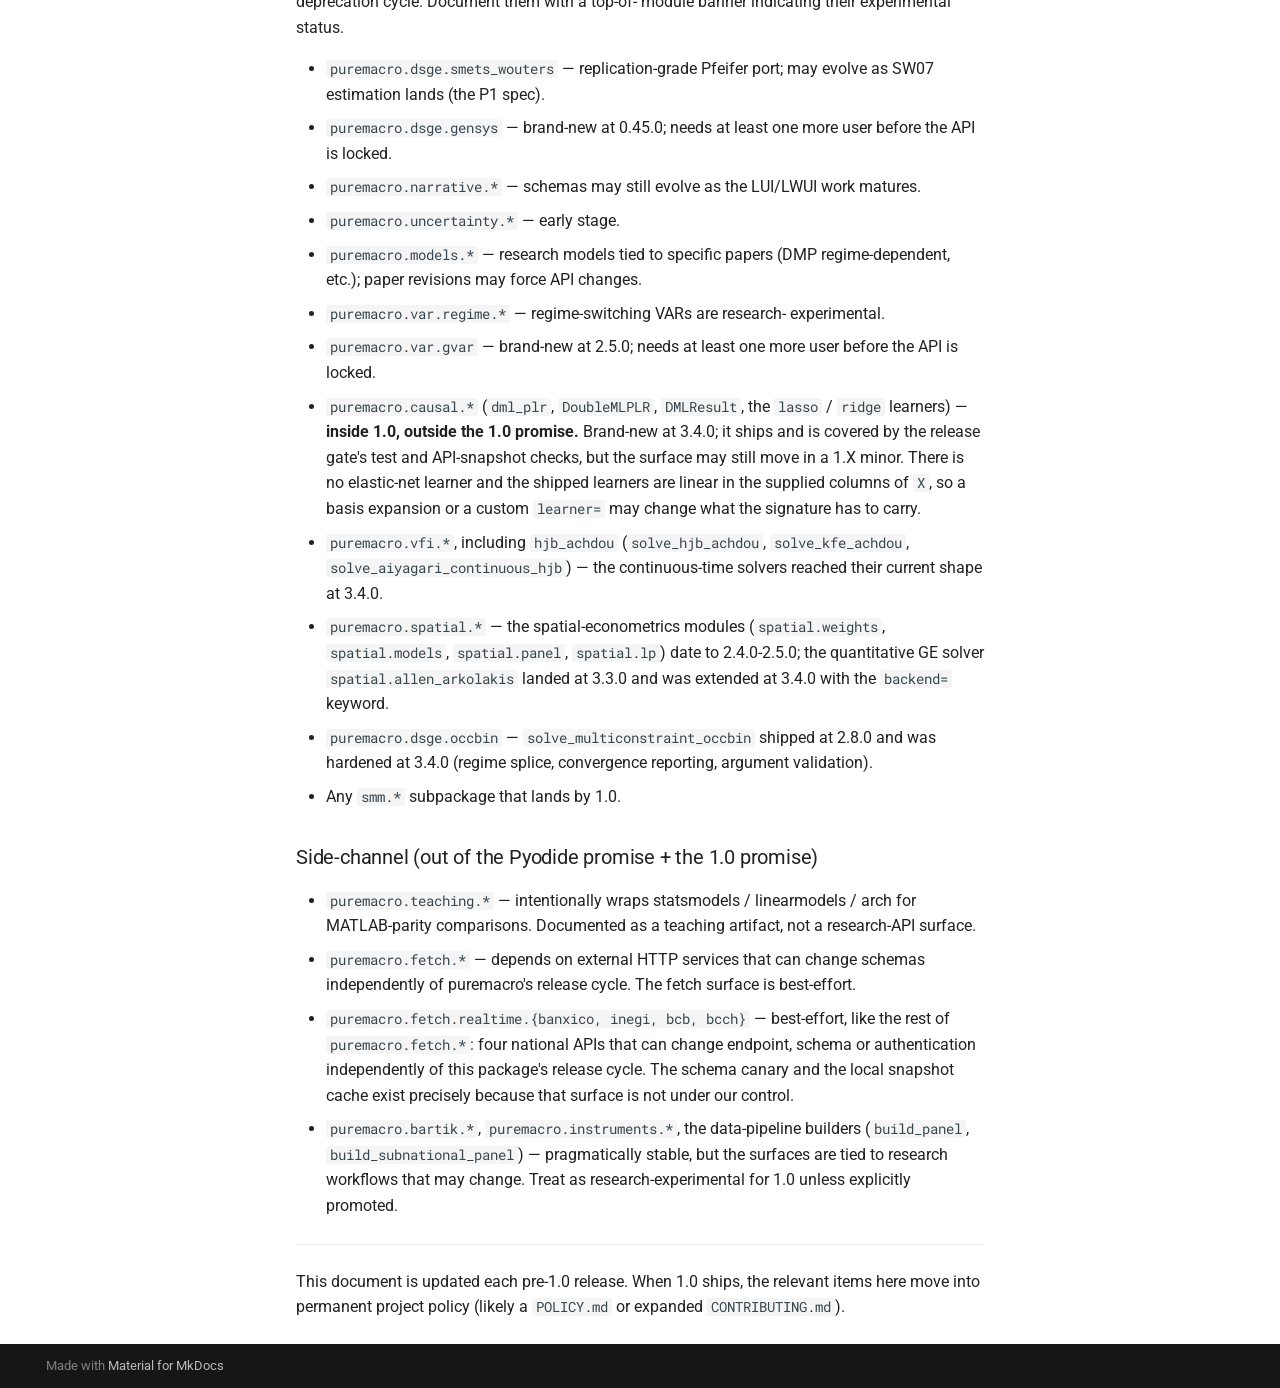
<file: docs/1.0_path/index.html>
<!doctype html>
<html lang="en" class="no-js">
  <head>
    
      <meta charset="utf-8">
      <meta name="viewport" content="width=device-width,initial-scale=1">
      
        <meta name="description" content="Macroeconometrics and structural modeling on the core scientific-Python stack">
      
      
        <meta name="author" content="puremacro contributors">
      
      
        <link rel="canonical" href="https://jalonso1979.github.io/puremacro/docs/1.0_path/">
      
      
        <link rel="prev" href="../lexicon_review/">
      
      
        <link rel="next" href="../es/">
      
      
        
      
      
      <link rel="icon" href="../assets/images/favicon.png">
      <meta name="generator" content="mkdocs-1.6.1, mkdocs-material-9.8.0">
    
    
      
        <title>Path to 1.0 - puremacro</title>
      
    
    
      <link rel="stylesheet" href="../assets/stylesheets/main.57a0d79d.min.css">
      
        
        <link rel="stylesheet" href="../assets/stylesheets/palette.fb2fffe2.min.css">
      
      


    
    
      
    
    
      
        
        
        <link rel="preconnect" href="https://fonts.gstatic.com" crossorigin>
        <link rel="stylesheet" href="https://fonts.googleapis.com/css?family=Roboto:300,300i,400,400i,700,700i%7CRoboto+Mono:400,400i,700,700i&display=fallback">
        <style>:root{--md-text-font:"Roboto";--md-code-font:"Roboto Mono"}</style>
      
    
    
    <script>__md_scope=new URL("..",location),__md_hash=e=>[...e].reduce(((e,_)=>(e<<5)-e+_.charCodeAt(0)),0),__md_get=(e,_=localStorage,t=__md_scope)=>JSON.parse(_.getItem(t.pathname+"."+e)),__md_set=(e,_,t=localStorage,a=__md_scope)=>{try{t.setItem(a.pathname+"."+e,JSON.stringify(_))}catch(e){}}</script>
    
      

    
    
  </head>
  
  
    
    
      
    
    
    
    
    <body dir="ltr" data-md-color-scheme="default" data-md-color-primary="indigo" data-md-color-accent="deep-purple">
  
    
    <input class="md-toggle" data-md-toggle="drawer" type="checkbox" id="__drawer" autocomplete="off">
    <input class="md-toggle" data-md-toggle="search" type="checkbox" id="__search" autocomplete="off">
    <label class="md-overlay" for="__drawer"></label>
    <div data-md-component="skip">
      
        
        <a href="#puremacro-path-to-10" class="md-skip">
          Skip to content
        </a>
      
    </div>
    <div data-md-component="announce">
      
    </div>
    
    
      

<header class="md-header" data-md-component="header">
  <nav class="md-header__inner md-grid" aria-label="Header">
    <a href=".." title="puremacro" class="md-header__button md-logo" aria-label="puremacro" data-md-component="logo">
      
  
  <svg xmlns="http://www.w3.org/2000/svg" viewBox="0 0 24 24"><path d="M12 8a3 3 0 0 0 3-3 3 3 0 0 0-3-3 3 3 0 0 0-3 3 3 3 0 0 0 3 3m0 3.54C9.64 9.35 6.5 8 3 8v11c3.5 0 6.64 1.35 9 3.54 2.36-2.19 5.5-3.54 9-3.54V8c-3.5 0-6.64 1.35-9 3.54"/></svg>

    </a>
    <label class="md-header__button md-icon" for="__drawer">
      
      <svg xmlns="http://www.w3.org/2000/svg" viewBox="0 0 24 24"><path d="M3 6h18v2H3zm0 5h18v2H3zm0 5h18v2H3z"/></svg>
    </label>
    <div class="md-header__title" data-md-component="header-title">
      <div class="md-header__ellipsis">
        <div class="md-header__topic">
          <span class="md-ellipsis">
            puremacro
          </span>
        </div>
        <div class="md-header__topic" data-md-component="header-topic">
          <span class="md-ellipsis">
            
              Path to 1.0
            
          </span>
        </div>
      </div>
    </div>
    
      
        <form class="md-header__option" data-md-component="palette">
  
    
    
    
    <input class="md-option" data-md-color-media="" data-md-color-scheme="default" data-md-color-primary="indigo" data-md-color-accent="deep-purple"  aria-label="Switch to dark mode"  type="radio" name="__palette" id="__palette_0">
    
      <label class="md-header__button md-icon" title="Switch to dark mode" for="__palette_1" hidden>
        <svg xmlns="http://www.w3.org/2000/svg" viewBox="0 0 24 24"><path d="M12 8a4 4 0 0 0-4 4 4 4 0 0 0 4 4 4 4 0 0 0 4-4 4 4 0 0 0-4-4m0 10a6 6 0 0 1-6-6 6 6 0 0 1 6-6 6 6 0 0 1 6 6 6 6 0 0 1-6 6m8-9.31V4h-4.69L12 .69 8.69 4H4v4.69L.69 12 4 15.31V20h4.69L12 23.31 15.31 20H20v-4.69L23.31 12z"/></svg>
      </label>
    
  
    
    
    
    <input class="md-option" data-md-color-media="" data-md-color-scheme="slate" data-md-color-primary="indigo" data-md-color-accent="deep-purple"  aria-label="Switch to light mode"  type="radio" name="__palette" id="__palette_1">
    
      <label class="md-header__button md-icon" title="Switch to light mode" for="__palette_0" hidden>
        <svg xmlns="http://www.w3.org/2000/svg" viewBox="0 0 24 24"><path d="M12 18c-.89 0-1.74-.2-2.5-.55C11.56 16.5 13 14.42 13 12s-1.44-4.5-3.5-5.45C10.26 6.2 11.11 6 12 6a6 6 0 0 1 6 6 6 6 0 0 1-6 6m8-9.31V4h-4.69L12 .69 8.69 4H4v4.69L.69 12 4 15.31V20h4.69L12 23.31 15.31 20H20v-4.69L23.31 12z"/></svg>
      </label>
    
  
</form>
      
    
    
      <script>var palette=__md_get("__palette");if(palette&&palette.color){if("(prefers-color-scheme)"===palette.color.media){var media=matchMedia("(prefers-color-scheme: light)"),input=document.querySelector(media.matches?"[data-md-color-media='(prefers-color-scheme: light)']":"[data-md-color-media='(prefers-color-scheme: dark)']");palette.color.media=input.getAttribute("data-md-color-media"),palette.color.scheme=input.getAttribute("data-md-color-scheme"),palette.color.primary=input.getAttribute("data-md-color-primary"),palette.color.accent=input.getAttribute("data-md-color-accent")}for(var[key,value]of Object.entries(palette.color))document.body.setAttribute("data-md-color-"+key,value)}</script>
    
    
    
      
      
        <label class="md-header__button md-icon" for="__search">
          
          <svg xmlns="http://www.w3.org/2000/svg" viewBox="0 0 24 24"><path d="M9.5 3A6.5 6.5 0 0 1 16 9.5c0 1.61-.59 3.09-1.56 4.23l.27.27h.79l5 5-1.5 1.5-5-5v-.79l-.27-.27A6.52 6.52 0 0 1 9.5 16 6.5 6.5 0 0 1 3 9.5 6.5 6.5 0 0 1 9.5 3m0 2C7 5 5 7 5 9.5S7 14 9.5 14 14 12 14 9.5 12 5 9.5 5"/></svg>
        </label>
        <div class="md-search" data-md-component="search" role="dialog">
  <label class="md-search__overlay" for="__search"></label>
  <div class="md-search__inner" role="search">
    <form class="md-search__form" name="search">
      <input type="text" class="md-search__input" name="query" aria-label="Search" placeholder="Search" autocapitalize="off" autocorrect="off" autocomplete="off" spellcheck="false" data-md-component="search-query" required>
      <label class="md-search__icon md-icon" for="__search">
        
        <svg xmlns="http://www.w3.org/2000/svg" viewBox="0 0 24 24"><path d="M9.5 3A6.5 6.5 0 0 1 16 9.5c0 1.61-.59 3.09-1.56 4.23l.27.27h.79l5 5-1.5 1.5-5-5v-.79l-.27-.27A6.52 6.52 0 0 1 9.5 16 6.5 6.5 0 0 1 3 9.5 6.5 6.5 0 0 1 9.5 3m0 2C7 5 5 7 5 9.5S7 14 9.5 14 14 12 14 9.5 12 5 9.5 5"/></svg>
        
        <svg xmlns="http://www.w3.org/2000/svg" viewBox="0 0 24 24"><path d="M20 11v2H8l5.5 5.5-1.42 1.42L4.16 12l7.92-7.92L13.5 5.5 8 11z"/></svg>
      </label>
      <nav class="md-search__options" aria-label="Search">
        
        <button type="reset" class="md-search__icon md-icon" title="Clear" aria-label="Clear" tabindex="-1">
          
          <svg xmlns="http://www.w3.org/2000/svg" viewBox="0 0 24 24"><path d="M19 6.41 17.59 5 12 10.59 6.41 5 5 6.41 10.59 12 5 17.59 6.41 19 12 13.41 17.59 19 19 17.59 13.41 12z"/></svg>
        </button>
      </nav>
      
        <div class="md-search__suggest" data-md-component="search-suggest"></div>
      
    </form>
    <div class="md-search__output">
      <div class="md-search__scrollwrap" tabindex="0" data-md-scrollfix>
        <div class="md-search-result" data-md-component="search-result">
          <div class="md-search-result__meta">
            Initializing search
          </div>
          <ol class="md-search-result__list" role="presentation"></ol>
        </div>
      </div>
    </div>
  </div>
</div>
      
    
    
      <div class="md-header__source">
        <a href="https://github.com/jalonso1979/puremacro" title="Go to repository" class="md-source" data-md-component="source">
  <div class="md-source__icon md-icon">
    
    <svg xmlns="http://www.w3.org/2000/svg" viewBox="0 0 448 512"><!--! Font Awesome Free 7.1.0 by @fontawesome - https://fontawesome.com License - https://fontawesome.com/license/free (Icons: CC BY 4.0, Fonts: SIL OFL 1.1, Code: MIT License) Copyright 2025 Fonticons, Inc.--><path d="M439.6 236.1 244 40.5c-5.4-5.5-12.8-8.5-20.4-8.5s-15 3-20.4 8.4L162.5 81l51.5 51.5c27.1-9.1 52.7 16.8 43.4 43.7l49.7 49.7c34.2-11.8 61.2 31 35.5 56.7-26.5 26.5-70.2-2.9-56-37.3L240.3 199v121.9c25.3 12.5 22.3 41.8 9.1 55-6.4 6.4-15.2 10.1-24.3 10.1s-17.8-3.6-24.3-10.1c-17.6-17.6-11.1-46.9 11.2-56v-123c-20.8-8.5-24.6-30.7-18.6-45L142.6 101 8.5 235.1C3 240.6 0 247.9 0 255.5s3 15 8.5 20.4l195.6 195.7c5.4 5.4 12.7 8.4 20.4 8.4s15-3 20.4-8.4l194.7-194.7c5.4-5.4 8.4-12.8 8.4-20.4s-3-15-8.4-20.4"/></svg>
  </div>
  <div class="md-source__repository">
    jalonso1979/puremacro
  </div>
</a>
      </div>
    
  </nav>
  
</header>
    
    <div class="md-container" data-md-component="container">
      
      
        
          
            
<nav class="md-tabs" aria-label="Tabs" data-md-component="tabs">
  <div class="md-grid">
    <ul class="md-tabs__list">
      
        
  
  
  
    
  
  
    
    
      <li class="md-tabs__item md-tabs__item--active">
        <a href=".." class="md-tabs__link">
          
  
  
  English Documentation

        </a>
      </li>
    
  

      
        
  
  
  
  
    
    
      <li class="md-tabs__item">
        <a href="../es/" class="md-tabs__link">
          
  
  
  Documentación en Español

        </a>
      </li>
    
  

      
    </ul>
  </div>
</nav>
          
        
      
      <main class="md-main" data-md-component="main">
        <div class="md-main__inner md-grid">
          
            
              
              <div class="md-sidebar md-sidebar--primary" data-md-component="sidebar" data-md-type="navigation" >
                <div class="md-sidebar__scrollwrap">
                  <div class="md-sidebar__inner">
                    


  


<nav class="md-nav md-nav--primary md-nav--lifted" aria-label="Navigation" data-md-level="0">
  <label class="md-nav__title" for="__drawer">
    <a href=".." title="puremacro" class="md-nav__button md-logo" aria-label="puremacro" data-md-component="logo">
      
  
  <svg xmlns="http://www.w3.org/2000/svg" viewBox="0 0 24 24"><path d="M12 8a3 3 0 0 0 3-3 3 3 0 0 0-3-3 3 3 0 0 0-3 3 3 3 0 0 0 3 3m0 3.54C9.64 9.35 6.5 8 3 8v11c3.5 0 6.64 1.35 9 3.54 2.36-2.19 5.5-3.54 9-3.54V8c-3.5 0-6.64 1.35-9 3.54"/></svg>

    </a>
    puremacro
  </label>
  
    <div class="md-nav__source">
      <a href="https://github.com/jalonso1979/puremacro" title="Go to repository" class="md-source" data-md-component="source">
  <div class="md-source__icon md-icon">
    
    <svg xmlns="http://www.w3.org/2000/svg" viewBox="0 0 448 512"><!--! Font Awesome Free 7.1.0 by @fontawesome - https://fontawesome.com License - https://fontawesome.com/license/free (Icons: CC BY 4.0, Fonts: SIL OFL 1.1, Code: MIT License) Copyright 2025 Fonticons, Inc.--><path d="M439.6 236.1 244 40.5c-5.4-5.5-12.8-8.5-20.4-8.5s-15 3-20.4 8.4L162.5 81l51.5 51.5c27.1-9.1 52.7 16.8 43.4 43.7l49.7 49.7c34.2-11.8 61.2 31 35.5 56.7-26.5 26.5-70.2-2.9-56-37.3L240.3 199v121.9c25.3 12.5 22.3 41.8 9.1 55-6.4 6.4-15.2 10.1-24.3 10.1s-17.8-3.6-24.3-10.1c-17.6-17.6-11.1-46.9 11.2-56v-123c-20.8-8.5-24.6-30.7-18.6-45L142.6 101 8.5 235.1C3 240.6 0 247.9 0 255.5s3 15 8.5 20.4l195.6 195.7c5.4 5.4 12.7 8.4 20.4 8.4s15-3 20.4-8.4l194.7-194.7c5.4-5.4 8.4-12.8 8.4-20.4s-3-15-8.4-20.4"/></svg>
  </div>
  <div class="md-source__repository">
    jalonso1979/puremacro
  </div>
</a>
    </div>
  
  <ul class="md-nav__list" data-md-scrollfix>
    
      
      
  
  
    
  
  
  
    
    
    
    
      
        
        
      
      
    
    
    <li class="md-nav__item md-nav__item--active md-nav__item--section md-nav__item--nested">
      
        
        
        <input class="md-nav__toggle md-toggle " type="checkbox" id="__nav_1" checked>
        
          
          <label class="md-nav__link" for="__nav_1" id="__nav_1_label" tabindex="">
            
  
  
  <span class="md-ellipsis">
    
  
    English Documentation
  

    
  </span>
  
  

            <span class="md-nav__icon md-icon"></span>
          </label>
        
        <nav class="md-nav" data-md-level="1" aria-labelledby="__nav_1_label" aria-expanded="true">
          <label class="md-nav__title" for="__nav_1">
            <span class="md-nav__icon md-icon"></span>
            
  
    English Documentation
  

          </label>
          <ul class="md-nav__list" data-md-scrollfix>
            
              
                
  
  
  
  
    <li class="md-nav__item">
      <a href=".." class="md-nav__link">
        
  
  
  <span class="md-ellipsis">
    
  
    Overview
  

    
  </span>
  
  

      </a>
    </li>
  

              
            
              
                
  
  
  
  
    <li class="md-nav__item">
      <a href="../quickstart/" class="md-nav__link">
        
  
  
  <span class="md-ellipsis">
    
  
    Quickstart
  

    
  </span>
  
  

      </a>
    </li>
  

              
            
              
                
  
  
  
  
    <li class="md-nav__item">
      <a href="../research_workflows/" class="md-nav__link">
        
  
  
  <span class="md-ellipsis">
    
  
    Research workflows
  

    
  </span>
  
  

      </a>
    </li>
  

              
            
              
                
  
  
  
  
    <li class="md-nav__item">
      <a href="../studies/" class="md-nav__link">
        
  
  
  <span class="md-ellipsis">
    
  
    Reproducible studies and scenarios
  

    
  </span>
  
  

      </a>
    </li>
  

              
            
              
                
  
  
  
  
    <li class="md-nav__item">
      <a href="../study_workflows/" class="md-nav__link">
        
  
  
  <span class="md-ellipsis">
    
  
    Runnable workflow templates
  

    
  </span>
  
  

      </a>
    </li>
  

              
            
              
                
  
  
  
  
    <li class="md-nav__item">
      <a href="../result_audits/" class="md-nav__link">
        
  
  
  <span class="md-ellipsis">
    
  
    Auditing solved results
  

    
  </span>
  
  

      </a>
    </li>
  

              
            
              
                
  
  
  
  
    <li class="md-nav__item">
      <a href="../result_audits_extended/" class="md-nav__link">
        
  
  
  <span class="md-ellipsis">
    
  
    Path audits and bounded refinement
  

    
  </span>
  
  

      </a>
    </li>
  

              
            
              
                
  
  
  
  
    <li class="md-nav__item">
      <a href="../performance_scaling/" class="md-nav__link">
        
  
  
  <span class="md-ellipsis">
    
  
    Workload scaling
  

    
  </span>
  
  

      </a>
    </li>
  

              
            
              
                
  
  
  
  
    <li class="md-nav__item">
      <a href="../empirical_research/" class="md-nav__link">
        
  
  
  <span class="md-ellipsis">
    
  
    Real-data published replication
  

    
  </span>
  
  

      </a>
    </li>
  

              
            
              
                
  
  
  
  
    <li class="md-nav__item">
      <a href="../notebooks/" class="md-nav__link">
        
  
  
  <span class="md-ellipsis">
    
  
    Showcase Notebooks
  

    
  </span>
  
  

      </a>
    </li>
  

              
            
              
                
  
  
  
  
    <li class="md-nav__item">
      <a href="../ADVISORY/" class="md-nav__link">
        
  
  
  <span class="md-ellipsis">
    
  
    Correctness advisories
  

    
  </span>
  
  

      </a>
    </li>
  

              
            
              
                
  
  
  
  
    <li class="md-nav__item">
      <a href="../STRUCTURAL_VALIDATION_STATUS/" class="md-nav__link">
        
  
  
  <span class="md-ellipsis">
    
  
    Structural validation status
  

    
  </span>
  
  

      </a>
    </li>
  

              
            
              
                
  
  
  
  
    
    
    
    
      
      
    
    
    <li class="md-nav__item md-nav__item--nested">
      
        
        
        <input class="md-nav__toggle md-toggle " type="checkbox" id="__nav_1_13" >
        
          
          <label class="md-nav__link" for="__nav_1_13" id="__nav_1_13_label" tabindex="0">
            
  
  
  <span class="md-ellipsis">
    
  
    Data
  

    
  </span>
  
  

            <span class="md-nav__icon md-icon"></span>
          </label>
        
        <nav class="md-nav" data-md-level="2" aria-labelledby="__nav_1_13_label" aria-expanded="false">
          <label class="md-nav__title" for="__nav_1_13">
            <span class="md-nav__icon md-icon"></span>
            
  
    Data
  

          </label>
          <ul class="md-nav__list" data-md-scrollfix>
            
              
                
  
  
  
  
    <li class="md-nav__item">
      <a href="../national_accounts/" class="md-nav__link">
        
  
  
  <span class="md-ellipsis">
    
  
    Quarterly National Accounts
  

    
  </span>
  
  

      </a>
    </li>
  

              
            
              
                
  
  
  
  
    <li class="md-nav__item">
      <a href="../real_time_data/" class="md-nav__link">
        
  
  
  <span class="md-ellipsis">
    
  
    Real-time data (vintages)
  

    
  </span>
  
  

      </a>
    </li>
  

              
            
              
                
  
  
  
  
    <li class="md-nav__item">
      <a href="../real_time_latam/" class="md-nav__link">
        
  
  
  <span class="md-ellipsis">
    
  
    Latin America real-time connectors
  

    
  </span>
  
  

      </a>
    </li>
  

              
            
              
                
  
  
  
  
    <li class="md-nav__item">
      <a href="../long_panel/" class="md-nav__link">
        
  
  
  <span class="md-ellipsis">
    
  
    Long national accounts panel
  

    
  </span>
  
  

      </a>
    </li>
  

              
            
              
                
  
  
  
  
    <li class="md-nav__item">
      <a href="../data_ecosystem/" class="md-nav__link">
        
  
  
  <span class="md-ellipsis">
    
  
    Global Macro Data Ecosystem
  

    
  </span>
  
  

      </a>
    </li>
  

              
            
              
                
  
  
  
  
    <li class="md-nav__item">
      <a href="../cross_country_panels/" class="md-nav__link">
        
  
  
  <span class="md-ellipsis">
    
  
    Cross-country macro panels
  

    
  </span>
  
  

      </a>
    </li>
  

              
            
              
                
  
  
  
  
    <li class="md-nav__item">
      <a href="../micro_data/" class="md-nav__link">
        
  
  
  <span class="md-ellipsis">
    
  
    Source registry & survey microdata
  

    
  </span>
  
  

      </a>
    </li>
  

              
            
              
                
  
  
  
  
    <li class="md-nav__item">
      <a href="../text_analysis/" class="md-nav__link">
        
  
  
  <span class="md-ellipsis">
    
  
    Text as data (corpus, tokenizer, DTM)
  

    
  </span>
  
  

      </a>
    </li>
  

              
            
          </ul>
        </nav>
      
    </li>
  

              
            
              
                
  
  
  
  
    
    
    
    
      
      
    
    
    <li class="md-nav__item md-nav__item--nested">
      
        
        
        <input class="md-nav__toggle md-toggle " type="checkbox" id="__nav_1_14" >
        
          
          <label class="md-nav__link" for="__nav_1_14" id="__nav_1_14_label" tabindex="0">
            
  
  
  <span class="md-ellipsis">
    
  
    Econometric Engines
  

    
  </span>
  
  

            <span class="md-nav__icon md-icon"></span>
          </label>
        
        <nav class="md-nav" data-md-level="2" aria-labelledby="__nav_1_14_label" aria-expanded="false">
          <label class="md-nav__title" for="__nav_1_14">
            <span class="md-nav__icon md-icon"></span>
            
  
    Econometric Engines
  

          </label>
          <ul class="md-nav__list" data-md-scrollfix>
            
              
                
  
  
  
  
    <li class="md-nav__item">
      <a href="../var/" class="md-nav__link">
        
  
  
  <span class="md-ellipsis">
    
  
    VAR & FAVAR
  

    
  </span>
  
  

      </a>
    </li>
  

              
            
              
                
  
  
  
  
    <li class="md-nav__item">
      <a href="../narrative_sign_svar/" class="md-nav__link">
        
  
  
  <span class="md-ellipsis">
    
  
    Narrative Sign Restrictions SVAR
  

    
  </span>
  
  

      </a>
    </li>
  

              
            
              
                
  
  
  
  
    <li class="md-nav__item">
      <a href="../bvar_sv/" class="md-nav__link">
        
  
  
  <span class="md-ellipsis">
    
  
    BVAR with Stochastic Volatility
  

    
  </span>
  
  

      </a>
    </li>
  

              
            
              
                
  
  
  
  
    <li class="md-nav__item">
      <a href="../lp/" class="md-nav__link">
        
  
  
  <span class="md-ellipsis">
    
  
    Local Projections
  

    
  </span>
  
  

      </a>
    </li>
  

              
            
              
                
  
  
  
  
    <li class="md-nav__item">
      <a href="../smooth_lp/" class="md-nav__link">
        
  
  
  <span class="md-ellipsis">
    
  
    Smooth Local Projections
  

    
  </span>
  
  

      </a>
    </li>
  

              
            
              
                
  
  
  
  
    <li class="md-nav__item">
      <a href="../distributional_lp/" class="md-nav__link">
        
  
  
  <span class="md-ellipsis">
    
  
    Distributional & Quantile Local Projections
  

    
  </span>
  
  

      </a>
    </li>
  

              
            
              
                
  
  
  
  
    <li class="md-nav__item">
      <a href="../did/" class="md-nav__link">
        
  
  
  <span class="md-ellipsis">
    
  
    Modern Difference-in-Differences
  

    
  </span>
  
  

      </a>
    </li>
  

              
            
              
                
  
  
  
  
    <li class="md-nav__item">
      <a href="../honest_did/" class="md-nav__link">
        
  
  
  <span class="md-ellipsis">
    
  
    Honest DiD Sensitivity
  

    
  </span>
  
  

      </a>
    </li>
  

              
            
              
                
  
  
  
  
    <li class="md-nav__item">
      <a href="../causal_dml/" class="md-nav__link">
        
  
  
  <span class="md-ellipsis">
    
  
    Double / Debiased Machine Learning
  

    
  </span>
  
  

      </a>
    </li>
  

              
            
              
                
  
  
  
  
    <li class="md-nav__item">
      <a href="../dml_irm_iv/" class="md-nav__link">
        
  
  
  <span class="md-ellipsis">
    
  
    Double ML for Treatment Effects & IV (IRM & DML-IV)
  

    
  </span>
  
  

      </a>
    </li>
  

              
            
              
                
  
  
  
  
    <li class="md-nav__item">
      <a href="../spatial/" class="md-nav__link">
        
  
  
  <span class="md-ellipsis">
    
  
    Spatial Econometrics
  

    
  </span>
  
  

      </a>
    </li>
  

              
            
              
                
  
  
  
  
    <li class="md-nav__item">
      <a href="../gvar/" class="md-nav__link">
        
  
  
  <span class="md-ellipsis">
    
  
    Global VAR (GVAR)
  

    
  </span>
  
  

      </a>
    </li>
  

              
            
              
                
  
  
  
  
    <li class="md-nav__item">
      <a href="../dependence_bootstrap/" class="md-nav__link">
        
  
  
  <span class="md-ellipsis">
    
  
    Dependence-aware bootstrap inference
  

    
  </span>
  
  

      </a>
    </li>
  

              
            
              
                
  
  
  
  
    <li class="md-nav__item">
      <a href="../dsge_estimation/" class="md-nav__link">
        
  
  
  <span class="md-ellipsis">
    
  
    DSGE Estimation & Diagnostics
  

    
  </span>
  
  

      </a>
    </li>
  

              
            
              
                
  
  
  
  
    <li class="md-nav__item">
      <a href="../mcmc_diagnostics/" class="md-nav__link">
        
  
  
  <span class="md-ellipsis">
    
  
    Multichain MCMC diagnostics
  

    
  </span>
  
  

      </a>
    </li>
  

              
            
              
                
  
  
  
  
    <li class="md-nav__item">
      <a href="../smc_inference/" class="md-nav__link">
        
  
  
  <span class="md-ellipsis">
    
  
    Vectorized Tempered SMC & Marginal Likelihood
  

    
  </span>
  
  

      </a>
    </li>
  

              
            
              
                
  
  
  
  
    <li class="md-nav__item">
      <a href="../nowcast/" class="md-nav__link">
        
  
  
  <span class="md-ellipsis">
    
  
    GDP Nowcasting
  

    
  </span>
  
  

      </a>
    </li>
  

              
            
              
                
  
  
  
  
    <li class="md-nav__item">
      <a href="../nowcast_latam_news/" class="md-nav__link">
        
  
  
  <span class="md-ellipsis">
    
  
    Latin America Real-Time Nowcasting & News
  

    
  </span>
  
  

      </a>
    </li>
  

              
            
              
                
  
  
  
  
    <li class="md-nav__item">
      <a href="../forecast/" class="md-nav__link">
        
  
  
  <span class="md-ellipsis">
    
  
    Penalized Forecasting
  

    
  </span>
  
  

      </a>
    </li>
  

              
            
          </ul>
        </nav>
      
    </li>
  

              
            
              
                
  
  
  
  
    
    
    
    
      
      
    
    
    <li class="md-nav__item md-nav__item--nested">
      
        
        
        <input class="md-nav__toggle md-toggle " type="checkbox" id="__nav_1_15" >
        
          
          <label class="md-nav__link" for="__nav_1_15" id="__nav_1_15_label" tabindex="0">
            
  
  
  <span class="md-ellipsis">
    
  
    Publication & Reporting
  

    
  </span>
  
  

            <span class="md-nav__icon md-icon"></span>
          </label>
        
        <nav class="md-nav" data-md-level="2" aria-labelledby="__nav_1_15_label" aria-expanded="false">
          <label class="md-nav__title" for="__nav_1_15">
            <span class="md-nav__icon md-icon"></span>
            
  
    Publication & Reporting
  

          </label>
          <ul class="md-nav__list" data-md-scrollfix>
            
              
                
  
  
  
  
    <li class="md-nav__item">
      <a href="../reporting/" class="md-nav__link">
        
  
  
  <span class="md-ellipsis">
    
  
    Manuscript Tables & Exports
  

    
  </span>
  
  

      </a>
    </li>
  

              
            
          </ul>
        </nav>
      
    </li>
  

              
            
              
                
  
  
  
  
    
    
    
    
      
      
    
    
    <li class="md-nav__item md-nav__item--nested">
      
        
        
        <input class="md-nav__toggle md-toggle " type="checkbox" id="__nav_1_16" >
        
          
          <label class="md-nav__link" for="__nav_1_16" id="__nav_1_16_label" tabindex="0">
            
  
  
  <span class="md-ellipsis">
    
  
    Structural Models
  

    
  </span>
  
  

            <span class="md-nav__icon md-icon"></span>
          </label>
        
        <nav class="md-nav" data-md-level="2" aria-labelledby="__nav_1_16_label" aria-expanded="false">
          <label class="md-nav__title" for="__nav_1_16">
            <span class="md-nav__icon md-icon"></span>
            
  
    Structural Models
  

          </label>
          <ul class="md-nav__list" data-md-scrollfix>
            
              
                
  
  
  
  
    <li class="md-nav__item">
      <a href="../structural_bridge/" class="md-nav__link">
        
  
  
  <span class="md-ellipsis">
    
  
    Empirical-to-structural estimation
  

    
  </span>
  
  

      </a>
    </li>
  

              
            
              
                
  
  
  
  
    <li class="md-nav__item">
      <a href="../models/" class="md-nav__link">
        
  
  
  <span class="md-ellipsis">
    
  
    Sequence-Space HANK
  

    
  </span>
  
  

      </a>
    </li>
  

              
            
              
                
  
  
  
  
    <li class="md-nav__item">
      <a href="../hank_nonlinear/" class="md-nav__link">
        
  
  
  <span class="md-ellipsis">
    
  
    Non-Linear HANK Transitions
  

    
  </span>
  
  

      </a>
    </li>
  

              
            
              
                
  
  
  
  
    <li class="md-nav__item">
      <a href="../hank_model_closure/" class="md-nav__link">
        
  
  
  <span class="md-ellipsis">
    
  
    Editable HANK equations and panels
  

    
  </span>
  
  

      </a>
    </li>
  

              
            
              
                
  
  
  
  
    <li class="md-nav__item">
      <a href="../hank_ssj_and_aggregate_risk/" class="md-nav__link">
        
  
  
  <span class="md-ellipsis">
    
  
    Nonlinear HANK & 2nd-Order Aggregate Risk
  

    
  </span>
  
  

      </a>
    </li>
  

              
            
              
                
  
  
  
  
    <li class="md-nav__item">
      <a href="../monetary_transmission/" class="md-nav__link">
        
  
  
  <span class="md-ellipsis">
    
  
    Monetary Transmission Simulator
  

    
  </span>
  
  

      </a>
    </li>
  

              
            
              
                
  
  
  
  
    <li class="md-nav__item">
      <a href="../policy_simulators/" class="md-nav__link">
        
  
  
  <span class="md-ellipsis">
    
  
    Macroeconomic Policy Simulators & Browser Labs
  

    
  </span>
  
  

      </a>
    </li>
  

              
            
              
                
  
  
  
  
    <li class="md-nav__item">
      <a href="../gertler_karadi/" class="md-nav__link">
        
  
  
  <span class="md-ellipsis">
    
  
    Gertler-Karadi (2011) DSGE
  

    
  </span>
  
  

      </a>
    </li>
  

              
            
              
                
  
  
  
  
    <li class="md-nav__item">
      <a href="../sovereign_default/" class="md-nav__link">
        
  
  
  <span class="md-ellipsis">
    
  
    Quantitative Sovereign Default & Sudden Stops
  

    
  </span>
  
  

      </a>
    </li>
  

              
            
              
                
  
  
  
  
    <li class="md-nav__item">
      <a href="../climate/" class="md-nav__link">
        
  
  
  <span class="md-ellipsis">
    
  
    Climate Macro (DICE)
  

    
  </span>
  
  

      </a>
    </li>
  

              
            
              
                
  
  
  
  
    <li class="md-nav__item">
      <a href="../dsge_build/" class="md-nav__link">
        
  
  
  <span class="md-ellipsis">
    
  
    DSGE Sketchpad & Dynare
  

    
  </span>
  
  

      </a>
    </li>
  

              
            
              
                
  
  
  
  
    <li class="md-nav__item">
      <a href="../dsge_mod_inspection/" class="md-nav__link">
        
  
  
  <span class="md-ellipsis">
    
  
    Inspecting and running .mod commands
  

    
  </span>
  
  

      </a>
    </li>
  

              
            
              
                
  
  
  
  
    <li class="md-nav__item">
      <a href="../dsge_workflows/" class="md-nav__link">
        
  
  
  <span class="md-ellipsis">
    
  
    Choosing a DSGE workflow
  

    
  </span>
  
  

      </a>
    </li>
  

              
            
              
                
  
  
  
  
    <li class="md-nav__item">
      <a href="../dsge_nonlinear/" class="md-nav__link">
        
  
  
  <span class="md-ellipsis">
    
  
    Nonlinear models and ordered deterministic commands
  

    
  </span>
  
  

      </a>
    </li>
  

              
            
              
                
  
  
  
  
    <li class="md-nav__item">
      <a href="../dsge_transitions/" class="md-nav__link">
        
  
  
  <span class="md-ellipsis">
    
  
    Robust transitions and announced shocks
  

    
  </span>
  
  

      </a>
    </li>
  

              
            
              
                
  
  
  
  
    <li class="md-nav__item">
      <a href="../dsge_global/" class="md-nav__link">
        
  
  
  <span class="md-ellipsis">
    
  
    Global policies and local accuracy
  

    
  </span>
  
  

      </a>
    </li>
  

              
            
              
                
  
  
  
  
    <li class="md-nav__item">
      <a href="../dsge_higher_order/" class="md-nav__link">
        
  
  
  <span class="md-ellipsis">
    
  
    DSGE Higher-Order & Constraints
  

    
  </span>
  
  

      </a>
    </li>
  

              
            
              
                
  
  
  
  
    <li class="md-nav__item">
      <a href="../dsge_parity_surface/" class="md-nav__link">
        
  
  
  <span class="md-ellipsis">
    
  
    DSGE Parity & Surface Area
  

    
  </span>
  
  

      </a>
    </li>
  

              
            
              
                
  
  
  
  
    <li class="md-nav__item">
      <a href="../dsge_v3/" class="md-nav__link">
        
  
  
  <span class="md-ellipsis">
    
  
    DSGE Gradients, NUTS & HANK Bridge
  

    
  </span>
  
  

      </a>
    </li>
  

              
            
              
                
  
  
  
  
    <li class="md-nav__item">
      <a href="../dsge_phase_c/" class="md-nav__link">
        
  
  
  <span class="md-ellipsis">
    
  
    DSGE Frontier (Policy, DSGE-VAR & News)
  

    
  </span>
  
  

      </a>
    </li>
  

              
            
              
                
  
  
  
  
    <li class="md-nav__item">
      <a href="../dsge_phase_d/" class="md-nav__link">
        
  
  
  <span class="md-ellipsis">
    
  
    DSGE Non-linear Particle Filtering & Regime Switching
  

    
  </span>
  
  

      </a>
    </li>
  

              
            
              
                
  
  
  
  
    <li class="md-nav__item">
      <a href="../dsge_stacked_newton/" class="md-nav__link">
        
  
  
  <span class="md-ellipsis">
    
  
    Stacked-Time Newton-Krylov (Perfect Foresight)
  

    
  </span>
  
  

      </a>
    </li>
  

              
            
          </ul>
        </nav>
      
    </li>
  

              
            
              
                
  
  
  
  
    
    
    
    
      
      
    
    
    <li class="md-nav__item md-nav__item--nested">
      
        
        
        <input class="md-nav__toggle md-toggle " type="checkbox" id="__nav_1_17" >
        
          
          <label class="md-nav__link" for="__nav_1_17" id="__nav_1_17_label" tabindex="0">
            
  
  
  <span class="md-ellipsis">
    
  
    Continuous Dynamic Programming & Projection Solvers
  

    
  </span>
  
  

            <span class="md-nav__icon md-icon"></span>
          </label>
        
        <nav class="md-nav" data-md-level="2" aria-labelledby="__nav_1_17_label" aria-expanded="false">
          <label class="md-nav__title" for="__nav_1_17">
            <span class="md-nav__icon md-icon"></span>
            
  
    Continuous Dynamic Programming & Projection Solvers
  

          </label>
          <ul class="md-nav__list" data-md-scrollfix>
            
              
                
  
  
  
  
    <li class="md-nav__item">
      <a href="../dp/" class="md-nav__link">
        
  
  
  <span class="md-ellipsis">
    
  
    Declarative dynamic programming (dp)
  

    
  </span>
  
  

      </a>
    </li>
  

              
            
              
                
  
  
  
  
    <li class="md-nav__item">
      <a href="../dp_modfiles/" class="md-nav__link">
        
  
  
  <span class="md-ellipsis">
    
  
    Dynamic programming in .mod files
  

    
  </span>
  
  

      </a>
    </li>
  

              
            
              
                
  
  
  
  
    <li class="md-nav__item">
      <a href="../vfi_continuous_projection/" class="md-nav__link">
        
  
  
  <span class="md-ellipsis">
    
  
    Continuous Projection Solvers
  

    
  </span>
  
  

      </a>
    </li>
  

              
            
              
                
  
  
  
  
    <li class="md-nav__item">
      <a href="../vfi_splines_and_sparse_grids/" class="md-nav__link">
        
  
  
  <span class="md-ellipsis">
    
  
    Splines & Sparse Grids
  

    
  </span>
  
  

      </a>
    </li>
  

              
            
              
                
  
  
  
  
    <li class="md-nav__item">
      <a href="../dcegm/" class="md-nav__link">
        
  
  
  <span class="md-ellipsis">
    
  
    Discrete Choice EGM (DC-EGM)
  

    
  </span>
  
  

      </a>
    </li>
  

              
            
              
                
  
  
  
  
    <li class="md-nav__item">
      <a href="../vfi_continuous_equilibrium/" class="md-nav__link">
        
  
  
  <span class="md-ellipsis">
    
  
    Continuous Distributions & General Equilibrium
  

    
  </span>
  
  

      </a>
    </li>
  

              
            
              
                
  
  
  
  
    <li class="md-nav__item">
      <a href="../vfi_hjb_continuous/" class="md-nav__link">
        
  
  
  <span class="md-ellipsis">
    
  
    Continuous-Time HJB & Adjoint KFE
  

    
  </span>
  
  

      </a>
    </li>
  

              
            
              
                
  
  
  
  
    <li class="md-nav__item">
      <a href="../vfi_continuous_transition/" class="md-nav__link">
        
  
  
  <span class="md-ellipsis">
    
  
    Continuous Transition Dynamics
  

    
  </span>
  
  

      </a>
    </li>
  

              
            
              
                
  
  
  
  
    <li class="md-nav__item">
      <a href="../vfi_analytic_gradients/" class="md-nav__link">
        
  
  
  <span class="md-ellipsis">
    
  
    Parameter Gradients (IFT)
  

    
  </span>
  
  

      </a>
    </li>
  

              
            
              
                
  
  
  
  
    <li class="md-nav__item">
      <a href="../autodiff_and_protocol/" class="md-nav__link">
        
  
  
  <span class="md-ellipsis">
    
  
    Forward AD & Differentiable Model Protocol
  

    
  </span>
  
  

      </a>
    </li>
  

              
            
          </ul>
        </nav>
      
    </li>
  

              
            
              
                
  
  
  
  
    
    
    
    
      
      
    
    
    <li class="md-nav__item md-nav__item--nested">
      
        
        
        <input class="md-nav__toggle md-toggle " type="checkbox" id="__nav_1_18" >
        
          
          <label class="md-nav__link" for="__nav_1_18" id="__nav_1_18_label" tabindex="0">
            
  
  
  <span class="md-ellipsis">
    
  
    Frontier Macro & Spatial Economics
  

    
  </span>
  
  

            <span class="md-nav__icon md-icon"></span>
          </label>
        
        <nav class="md-nav" data-md-level="2" aria-labelledby="__nav_1_18_label" aria-expanded="false">
          <label class="md-nav__title" for="__nav_1_18">
            <span class="md-nav__icon md-icon"></span>
            
  
    Frontier Macro & Spatial Economics
  

          </label>
          <ul class="md-nav__list" data-md-scrollfix>
            
              
                
  
  
  
  
    <li class="md-nav__item">
      <a href="../deep_macro/" class="md-nav__link">
        
  
  
  <span class="md-ellipsis">
    
  
    Deep Macro & Neural Networks
  

    
  </span>
  
  

      </a>
    </li>
  

              
            
              
                
  
  
  
  
    <li class="md-nav__item">
      <a href="../spatial_and_trade_ge/" class="md-nav__link">
        
  
  
  <span class="md-ellipsis">
    
  
    Quantitative Spatial Economics & Gravity Trade GE
  

    
  </span>
  
  

      </a>
    </li>
  

              
            
              
                
  
  
  
  
    <li class="md-nav__item">
      <a href="../network_spatial_climate_iam/" class="md-nav__link">
        
  
  
  <span class="md-ellipsis">
    
  
    Production Networks, Spatial Climate IAM & PolicyStudio
  

    
  </span>
  
  

      </a>
    </li>
  

              
            
              
                
  
  
  
  
    <li class="md-nav__item">
      <a href="../trade_accounting/" class="md-nav__link">
        
  
  
  <span class="md-ellipsis">
    
  
    Consistent trade accounting
  

    
  </span>
  
  

      </a>
    </li>
  

              
            
              
                
  
  
  
  
    <li class="md-nav__item">
      <a href="../trade_welfare/" class="md-nav__link">
        
  
  
  <span class="md-ellipsis">
    
  
    Hicksian consumption welfare
  

    
  </span>
  
  

      </a>
    </li>
  

              
            
              
                
  
  
  
  
    <li class="md-nav__item">
      <a href="../trade_policy/" class="md-nav__link">
        
  
  
  <span class="md-ellipsis">
    
  
    Hicksian tariff policy and solver recovery
  

    
  </span>
  
  

      </a>
    </li>
  

              
            
              
                
  
  
  
  
    <li class="md-nav__item">
      <a href="../trade_continuation/" class="md-nav__link">
        
  
  
  <span class="md-ellipsis">
    
  
    Parameter continuation and multistart
  

    
  </span>
  
  

      </a>
    </li>
  

              
            
              
                
  
  
  
  
    <li class="md-nav__item">
      <a href="../trade_stability/" class="md-nav__link">
        
  
  
  <span class="md-ellipsis">
    
  
    Reduced local stability (experimental)
  

    
  </span>
  
  

      </a>
    </li>
  

              
            
              
                
  
  
  
  
    <li class="md-nav__item">
      <a href="../trade_household/" class="md-nav__link">
        
  
  
  <span class="md-ellipsis">
    
  
    Household preferences and exact welfare
  

    
  </span>
  
  

      </a>
    </li>
  

              
            
              
                
  
  
  
  
    <li class="md-nav__item">
      <a href="../trade_distributional/" class="md-nav__link">
        
  
  
  <span class="md-ellipsis">
    
  
    Distributional household incidence
  

    
  </span>
  
  

      </a>
    </li>
  

              
            
              
                
  
  
  
  
    <li class="md-nav__item">
      <a href="../trade_ces_newton/" class="md-nav__link">
        
  
  
  <span class="md-ellipsis">
    
  
    Exact CES block Newton
  

    
  </span>
  
  

      </a>
    </li>
  

              
            
              
                
  
  
  
  
    <li class="md-nav__item">
      <a href="../trade_condensed/" class="md-nav__link">
        
  
  
  <span class="md-ellipsis">
    
  
    Condensed one-factor Leontief model
  

    
  </span>
  
  

      </a>
    </li>
  

              
            
              
                
  
  
  
  
    <li class="md-nav__item">
      <a href="../trade_mrio/" class="md-nav__link">
        
  
  
  <span class="md-ellipsis">
    
  
    Native MRIO tables
  

    
  </span>
  
  

      </a>
    </li>
  

              
            
              
                
  
  
  
  
    <li class="md-nav__item">
      <a href="../trade_dynamic/" class="md-nav__link">
        
  
  
  <span class="md-ellipsis">
    
  
    Dynamic MRIO with sector-specific capital
  

    
  </span>
  
  

      </a>
    </li>
  

              
            
              
                
  
  
  
  
    <li class="md-nav__item">
      <a href="../trade_gpu/" class="md-nav__link">
        
  
  
  <span class="md-ellipsis">
    
  
    GPU, MLX and batched Jacobians
  

    
  </span>
  
  

      </a>
    </li>
  

              
            
          </ul>
        </nav>
      
    </li>
  

              
            
              
                
  
  
  
  
    <li class="md-nav__item">
      <a href="../tablet/" class="md-nav__link">
        
  
  
  <span class="md-ellipsis">
    
  
    Running Anywhere (iPad / browser)
  

    
  </span>
  
  

      </a>
    </li>
  

              
            
              
                
  
  
  
  
    <li class="md-nav__item">
      <a href="../local_llm/" class="md-nav__link">
        
  
  
  <span class="md-ellipsis">
    
  
    Local language models (iPad, Mac, Windows, Linux, Colab)
  

    
  </span>
  
  

      </a>
    </li>
  

              
            
              
                
  
  
  
  
    <li class="md-nav__item">
      <a href="../benchmarks/" class="md-nav__link">
        
  
  
  <span class="md-ellipsis">
    
  
    Performance & Benchmarks
  

    
  </span>
  
  

      </a>
    </li>
  

              
            
              
                
  
  
    
  
  
  
    
    
    
    
      
      
    
    
    <li class="md-nav__item md-nav__item--active md-nav__item--nested">
      
        
        
        <input class="md-nav__toggle md-toggle " type="checkbox" id="__nav_1_22" checked>
        
          
          <label class="md-nav__link" for="__nav_1_22" id="__nav_1_22_label" tabindex="0">
            
  
  
  <span class="md-ellipsis">
    
  
    Reference
  

    
  </span>
  
  

            <span class="md-nav__icon md-icon"></span>
          </label>
        
        <nav class="md-nav" data-md-level="2" aria-labelledby="__nav_1_22_label" aria-expanded="true">
          <label class="md-nav__title" for="__nav_1_22">
            <span class="md-nav__icon md-icon"></span>
            
  
    Reference
  

          </label>
          <ul class="md-nav__list" data-md-scrollfix>
            
              
                
  
  
  
  
    <li class="md-nav__item">
      <a href="../replication/" class="md-nav__link">
        
  
  
  <span class="md-ellipsis">
    
  
    Replication gallery
  

    
  </span>
  
  

      </a>
    </li>
  

              
            
              
                
  
  
  
  
    <li class="md-nav__item">
      <a href="../VALIDATION/" class="md-nav__link">
        
  
  
  <span class="md-ellipsis">
    
  
    Validation & goldens
  

    
  </span>
  
  

      </a>
    </li>
  

              
            
              
                
  
  
  
  
    <li class="md-nav__item">
      <a href="../research_benchmarks/" class="md-nav__link">
        
  
  
  <span class="md-ellipsis">
    
  
    Independent research benchmarks
  

    
  </span>
  
  

      </a>
    </li>
  

              
            
              
                
  
  
  
  
    <li class="md-nav__item">
      <a href="../CONNECTOR_HEALTH/" class="md-nav__link">
        
  
  
  <span class="md-ellipsis">
    
  
    Connector health
  

    
  </span>
  
  

      </a>
    </li>
  

              
            
              
                
  
  
  
  
    <li class="md-nav__item">
      <a href="../CREDENTIALS/" class="md-nav__link">
        
  
  
  <span class="md-ellipsis">
    
  
    Credentials
  

    
  </span>
  
  

      </a>
    </li>
  

              
            
              
                
  
  
  
  
    <li class="md-nav__item">
      <a href="../CACHE_DB/" class="md-nav__link">
        
  
  
  <span class="md-ellipsis">
    
  
    Cache database
  

    
  </span>
  
  

      </a>
    </li>
  

              
            
              
                
  
  
  
  
    <li class="md-nav__item">
      <a href="../SIGNAL_CONTRACT/" class="md-nav__link">
        
  
  
  <span class="md-ellipsis">
    
  
    Signal contract
  

    
  </span>
  
  

      </a>
    </li>
  

              
            
              
                
  
  
  
  
    <li class="md-nav__item">
      <a href="../examples_gallery/" class="md-nav__link">
        
  
  
  <span class="md-ellipsis">
    
  
    Examples gallery
  

    
  </span>
  
  

      </a>
    </li>
  

              
            
              
                
  
  
  
  
    <li class="md-nav__item">
      <a href="../lexicon_review/" class="md-nav__link">
        
  
  
  <span class="md-ellipsis">
    
  
    Lexicon review
  

    
  </span>
  
  

      </a>
    </li>
  

              
            
              
                
  
  
    
  
  
  
    <li class="md-nav__item md-nav__item--active">
      
      <input class="md-nav__toggle md-toggle" type="checkbox" id="__toc">
      
      
        
      
      
        <label class="md-nav__link md-nav__link--active" for="__toc">
          
  
  
  <span class="md-ellipsis">
    
  
    Path to 1.0
  

    
  </span>
  
  

          <span class="md-nav__icon md-icon"></span>
        </label>
      
      <a href="./" class="md-nav__link md-nav__link--active">
        
  
  
  <span class="md-ellipsis">
    
  
    Path to 1.0
  

    
  </span>
  
  

      </a>
      
        

<nav class="md-nav md-nav--secondary" aria-label="Table of contents">
  
  
  
    
  
  
    <label class="md-nav__title" for="__toc">
      <span class="md-nav__icon md-icon"></span>
      Table of contents
    </label>
    <ul class="md-nav__list" data-md-component="toc" data-md-scrollfix>
      
        <li class="md-nav__item">
  <a href="#1-what-10-means" class="md-nav__link">
    <span class="md-ellipsis">
      
        1. What 1.0 means
      
    </span>
  </a>
  
</li>
      
        <li class="md-nav__item">
  <a href="#2-deprecation-policy-active-at-10" class="md-nav__link">
    <span class="md-ellipsis">
      
        2. Deprecation policy (active at 1.0)
      
    </span>
  </a>
  
</li>
      
        <li class="md-nav__item">
  <a href="#3-api-freeze-contract" class="md-nav__link">
    <span class="md-ellipsis">
      
        3. API freeze contract
      
    </span>
  </a>
  
</li>
      
        <li class="md-nav__item">
  <a href="#4-gates-to-10" class="md-nav__link">
    <span class="md-ellipsis">
      
        4. Gates to 1.0
      
    </span>
  </a>
  
</li>
      
        <li class="md-nav__item">
  <a href="#5-scope-at-10-vs-experimental" class="md-nav__link">
    <span class="md-ellipsis">
      
        5. Scope at 1.0 vs experimental
      
    </span>
  </a>
  
    <nav class="md-nav" aria-label="5. Scope at 1.0 vs experimental">
      <ul class="md-nav__list">
        
          <li class="md-nav__item">
  <a href="#10-blessed-stable-api-at-10" class="md-nav__link">
    <span class="md-ellipsis">
      
        1.0-blessed (stable API at 1.0)
      
    </span>
  </a>
  
</li>
        
          <li class="md-nav__item">
  <a href="#research-experimental-out-of-the-10-promise" class="md-nav__link">
    <span class="md-ellipsis">
      
        Research-experimental (out of the 1.0 promise)
      
    </span>
  </a>
  
</li>
        
          <li class="md-nav__item">
  <a href="#side-channel-out-of-the-pyodide-promise-the-10-promise" class="md-nav__link">
    <span class="md-ellipsis">
      
        Side-channel (out of the Pyodide promise + the 1.0 promise)
      
    </span>
  </a>
  
</li>
        
      </ul>
    </nav>
  
</li>
      
    </ul>
  
</nav>
      
    </li>
  

              
            
          </ul>
        </nav>
      
    </li>
  

              
            
          </ul>
        </nav>
      
    </li>
  

    
      
      
  
  
  
  
    
    
    
    
      
      
    
    
    <li class="md-nav__item md-nav__item--nested">
      
        
        
        <input class="md-nav__toggle md-toggle " type="checkbox" id="__nav_2" >
        
          
          <label class="md-nav__link" for="__nav_2" id="__nav_2_label" tabindex="0">
            
  
  
  <span class="md-ellipsis">
    
  
    Documentación en Español
  

    
  </span>
  
  

            <span class="md-nav__icon md-icon"></span>
          </label>
        
        <nav class="md-nav" data-md-level="1" aria-labelledby="__nav_2_label" aria-expanded="false">
          <label class="md-nav__title" for="__nav_2">
            <span class="md-nav__icon md-icon"></span>
            
  
    Documentación en Español
  

          </label>
          <ul class="md-nav__list" data-md-scrollfix>
            
              
                
  
  
  
  
    <li class="md-nav__item">
      <a href="../es/" class="md-nav__link">
        
  
  
  <span class="md-ellipsis">
    
  
    Inicio
  

    
  </span>
  
  

      </a>
    </li>
  

              
            
              
                
  
  
  
  
    <li class="md-nav__item">
      <a href="../es/quickstart/" class="md-nav__link">
        
  
  
  <span class="md-ellipsis">
    
  
    Inicio rápido
  

    
  </span>
  
  

      </a>
    </li>
  

              
            
              
                
  
  
  
  
    <li class="md-nav__item">
      <a href="../es/research_workflows/" class="md-nav__link">
        
  
  
  <span class="md-ellipsis">
    
  
    Flujos de investigación
  

    
  </span>
  
  

      </a>
    </li>
  

              
            
              
                
  
  
  
  
    <li class="md-nav__item">
      <a href="../es/studies/" class="md-nav__link">
        
  
  
  <span class="md-ellipsis">
    
  
    Estudios y escenarios reproducibles
  

    
  </span>
  
  

      </a>
    </li>
  

              
            
              
                
  
  
  
  
    <li class="md-nav__item">
      <a href="../es/study_workflows/" class="md-nav__link">
        
  
  
  <span class="md-ellipsis">
    
  
    Plantillas ejecutables
  

    
  </span>
  
  

      </a>
    </li>
  

              
            
              
                
  
  
  
  
    <li class="md-nav__item">
      <a href="../es/result_audits/" class="md-nav__link">
        
  
  
  <span class="md-ellipsis">
    
  
    Auditoría de resultados resueltos
  

    
  </span>
  
  

      </a>
    </li>
  

              
            
              
                
  
  
  
  
    <li class="md-nav__item">
      <a href="../es/result_audits_extended/" class="md-nav__link">
        
  
  
  <span class="md-ellipsis">
    
  
    Auditoría de trayectorias y refinamiento acotado
  

    
  </span>
  
  

      </a>
    </li>
  

              
            
              
                
  
  
  
  
    <li class="md-nav__item">
      <a href="../es/performance_scaling/" class="md-nav__link">
        
  
  
  <span class="md-ellipsis">
    
  
    Escalamiento de cargas de trabajo
  

    
  </span>
  
  

      </a>
    </li>
  

              
            
              
                
  
  
  
  
    <li class="md-nav__item">
      <a href="../es/empirical_research/" class="md-nav__link">
        
  
  
  <span class="md-ellipsis">
    
  
    Replicación publicada con datos reales
  

    
  </span>
  
  

      </a>
    </li>
  

              
            
              
                
  
  
  
  
    <li class="md-nav__item">
      <a href="../es/notebooks/" class="md-nav__link">
        
  
  
  <span class="md-ellipsis">
    
  
    Cuadernos de demostración
  

    
  </span>
  
  

      </a>
    </li>
  

              
            
              
                
  
  
  
  
    <li class="md-nav__item">
      <a href="../es/ADVISORY/" class="md-nav__link">
        
  
  
  <span class="md-ellipsis">
    
  
    Avisos de corrección
  

    
  </span>
  
  

      </a>
    </li>
  

              
            
              
                
  
  
  
  
    <li class="md-nav__item">
      <a href="../es/STRUCTURAL_VALIDATION_STATUS/" class="md-nav__link">
        
  
  
  <span class="md-ellipsis">
    
  
    Estado de validación estructural
  

    
  </span>
  
  

      </a>
    </li>
  

              
            
              
                
  
  
  
  
    
    
    
    
      
      
    
    
    <li class="md-nav__item md-nav__item--nested">
      
        
        
        <input class="md-nav__toggle md-toggle " type="checkbox" id="__nav_2_13" >
        
          
          <label class="md-nav__link" for="__nav_2_13" id="__nav_2_13_label" tabindex="0">
            
  
  
  <span class="md-ellipsis">
    
  
    Datos
  

    
  </span>
  
  

            <span class="md-nav__icon md-icon"></span>
          </label>
        
        <nav class="md-nav" data-md-level="2" aria-labelledby="__nav_2_13_label" aria-expanded="false">
          <label class="md-nav__title" for="__nav_2_13">
            <span class="md-nav__icon md-icon"></span>
            
  
    Datos
  

          </label>
          <ul class="md-nav__list" data-md-scrollfix>
            
              
                
  
  
  
  
    <li class="md-nav__item">
      <a href="../es/national_accounts/" class="md-nav__link">
        
  
  
  <span class="md-ellipsis">
    
  
    Cuentas nacionales trimestrales
  

    
  </span>
  
  

      </a>
    </li>
  

              
            
              
                
  
  
  
  
    <li class="md-nav__item">
      <a href="../es/real_time_data/" class="md-nav__link">
        
  
  
  <span class="md-ellipsis">
    
  
    Datos en tiempo real (vintages)
  

    
  </span>
  
  

      </a>
    </li>
  

              
            
              
                
  
  
  
  
    <li class="md-nav__item">
      <a href="../es/real_time_latam/" class="md-nav__link">
        
  
  
  <span class="md-ellipsis">
    
  
    Conectores en tiempo real de América Latina
  

    
  </span>
  
  

      </a>
    </li>
  

              
            
              
                
  
  
  
  
    <li class="md-nav__item">
      <a href="../es/long_panel/" class="md-nav__link">
        
  
  
  <span class="md-ellipsis">
    
  
    Panel largo de cuentas nacionales
  

    
  </span>
  
  

      </a>
    </li>
  

              
            
              
                
  
  
  
  
    <li class="md-nav__item">
      <a href="../es/data_ecosystem/" class="md-nav__link">
        
  
  
  <span class="md-ellipsis">
    
  
    Ecosistema de datos macro globales
  

    
  </span>
  
  

      </a>
    </li>
  

              
            
              
                
  
  
  
  
    <li class="md-nav__item">
      <a href="../es/cross_country_panels/" class="md-nav__link">
        
  
  
  <span class="md-ellipsis">
    
  
    Paneles macro entre países
  

    
  </span>
  
  

      </a>
    </li>
  

              
            
              
                
  
  
  
  
    <li class="md-nav__item">
      <a href="../es/micro_data/" class="md-nav__link">
        
  
  
  <span class="md-ellipsis">
    
  
    Registro de fuentes y microdatos de encuestas
  

    
  </span>
  
  

      </a>
    </li>
  

              
            
              
                
  
  
  
  
    <li class="md-nav__item">
      <a href="../es/text_analysis/" class="md-nav__link">
        
  
  
  <span class="md-ellipsis">
    
  
    Texto como datos (corpus, tokenizador, DTM)
  

    
  </span>
  
  

      </a>
    </li>
  

              
            
          </ul>
        </nav>
      
    </li>
  

              
            
              
                
  
  
  
  
    
    
    
    
      
      
    
    
    <li class="md-nav__item md-nav__item--nested">
      
        
        
        <input class="md-nav__toggle md-toggle " type="checkbox" id="__nav_2_14" >
        
          
          <label class="md-nav__link" for="__nav_2_14" id="__nav_2_14_label" tabindex="0">
            
  
  
  <span class="md-ellipsis">
    
  
    Motores econométricos
  

    
  </span>
  
  

            <span class="md-nav__icon md-icon"></span>
          </label>
        
        <nav class="md-nav" data-md-level="2" aria-labelledby="__nav_2_14_label" aria-expanded="false">
          <label class="md-nav__title" for="__nav_2_14">
            <span class="md-nav__icon md-icon"></span>
            
  
    Motores econométricos
  

          </label>
          <ul class="md-nav__list" data-md-scrollfix>
            
              
                
  
  
  
  
    <li class="md-nav__item">
      <a href="../es/var/" class="md-nav__link">
        
  
  
  <span class="md-ellipsis">
    
  
    VAR y FAVAR
  

    
  </span>
  
  

      </a>
    </li>
  

              
            
              
                
  
  
  
  
    <li class="md-nav__item">
      <a href="../es/narrative_sign_svar/" class="md-nav__link">
        
  
  
  <span class="md-ellipsis">
    
  
    SVAR con restricciones narrativas de signo
  

    
  </span>
  
  

      </a>
    </li>
  

              
            
              
                
  
  
  
  
    <li class="md-nav__item">
      <a href="../es/bvar_sv/" class="md-nav__link">
        
  
  
  <span class="md-ellipsis">
    
  
    BVAR con volatilidad estocástica
  

    
  </span>
  
  

      </a>
    </li>
  

              
            
              
                
  
  
  
  
    <li class="md-nav__item">
      <a href="../es/lp/" class="md-nav__link">
        
  
  
  <span class="md-ellipsis">
    
  
    Proyecciones locales
  

    
  </span>
  
  

      </a>
    </li>
  

              
            
              
                
  
  
  
  
    <li class="md-nav__item">
      <a href="../es/smooth_lp/" class="md-nav__link">
        
  
  
  <span class="md-ellipsis">
    
  
    Proyecciones locales suavizadas
  

    
  </span>
  
  

      </a>
    </li>
  

              
            
              
                
  
  
  
  
    <li class="md-nav__item">
      <a href="../es/distributional_lp/" class="md-nav__link">
        
  
  
  <span class="md-ellipsis">
    
  
    Proyecciones locales distribucionales y cuantílicas
  

    
  </span>
  
  

      </a>
    </li>
  

              
            
              
                
  
  
  
  
    <li class="md-nav__item">
      <a href="../es/did/" class="md-nav__link">
        
  
  
  <span class="md-ellipsis">
    
  
    Diferencias en diferencias modernas
  

    
  </span>
  
  

      </a>
    </li>
  

              
            
              
                
  
  
  
  
    <li class="md-nav__item">
      <a href="../es/honest_did/" class="md-nav__link">
        
  
  
  <span class="md-ellipsis">
    
  
    Sensibilidad en DiD honesto
  

    
  </span>
  
  

      </a>
    </li>
  

              
            
              
                
  
  
  
  
    <li class="md-nav__item">
      <a href="../es/causal_dml/" class="md-nav__link">
        
  
  
  <span class="md-ellipsis">
    
  
    Aprendizaje automático doble / desesgado
  

    
  </span>
  
  

      </a>
    </li>
  

              
            
              
                
  
  
  
  
    <li class="md-nav__item">
      <a href="../es/dml_irm_iv/" class="md-nav__link">
        
  
  
  <span class="md-ellipsis">
    
  
    Doble ML para efectos de tratamiento e instrumentos (IRM y DML-IV)
  

    
  </span>
  
  

      </a>
    </li>
  

              
            
              
                
  
  
  
  
    <li class="md-nav__item">
      <a href="../es/spatial/" class="md-nav__link">
        
  
  
  <span class="md-ellipsis">
    
  
    Econometría espacial
  

    
  </span>
  
  

      </a>
    </li>
  

              
            
              
                
  
  
  
  
    <li class="md-nav__item">
      <a href="../es/gvar/" class="md-nav__link">
        
  
  
  <span class="md-ellipsis">
    
  
    VAR global (GVAR)
  

    
  </span>
  
  

      </a>
    </li>
  

              
            
              
                
  
  
  
  
    <li class="md-nav__item">
      <a href="../es/dependence_bootstrap/" class="md-nav__link">
        
  
  
  <span class="md-ellipsis">
    
  
    Inferencia bootstrap con dependencia
  

    
  </span>
  
  

      </a>
    </li>
  

              
            
              
                
  
  
  
  
    <li class="md-nav__item">
      <a href="../es/dsge_estimation/" class="md-nav__link">
        
  
  
  <span class="md-ellipsis">
    
  
    Estimación y diagnósticos DSGE
  

    
  </span>
  
  

      </a>
    </li>
  

              
            
              
                
  
  
  
  
    <li class="md-nav__item">
      <a href="../es/mcmc_diagnostics/" class="md-nav__link">
        
  
  
  <span class="md-ellipsis">
    
  
    Diagnósticos MCMC entre cadenas
  

    
  </span>
  
  

      </a>
    </li>
  

              
            
              
                
  
  
  
  
    <li class="md-nav__item">
      <a href="../es/smc_inference/" class="md-nav__link">
        
  
  
  <span class="md-ellipsis">
    
  
    Inferencia SMC temperada y verosimilitud marginal
  

    
  </span>
  
  

      </a>
    </li>
  

              
            
              
                
  
  
  
  
    <li class="md-nav__item">
      <a href="../es/nowcast/" class="md-nav__link">
        
  
  
  <span class="md-ellipsis">
    
  
    Nowcasting del PIB
  

    
  </span>
  
  

      </a>
    </li>
  

              
            
              
                
  
  
  
  
    <li class="md-nav__item">
      <a href="../es/nowcast_latam_news/" class="md-nav__link">
        
  
  
  <span class="md-ellipsis">
    
  
    Nowcasting en tiempo real de América Latina y descomposición de noticias
  

    
  </span>
  
  

      </a>
    </li>
  

              
            
              
                
  
  
  
  
    <li class="md-nav__item">
      <a href="../es/forecast/" class="md-nav__link">
        
  
  
  <span class="md-ellipsis">
    
  
    Pronóstico penalizado
  

    
  </span>
  
  

      </a>
    </li>
  

              
            
          </ul>
        </nav>
      
    </li>
  

              
            
              
                
  
  
  
  
    
    
    
    
      
      
    
    
    <li class="md-nav__item md-nav__item--nested">
      
        
        
        <input class="md-nav__toggle md-toggle " type="checkbox" id="__nav_2_15" >
        
          
          <label class="md-nav__link" for="__nav_2_15" id="__nav_2_15_label" tabindex="0">
            
  
  
  <span class="md-ellipsis">
    
  
    Publicación e informes
  

    
  </span>
  
  

            <span class="md-nav__icon md-icon"></span>
          </label>
        
        <nav class="md-nav" data-md-level="2" aria-labelledby="__nav_2_15_label" aria-expanded="false">
          <label class="md-nav__title" for="__nav_2_15">
            <span class="md-nav__icon md-icon"></span>
            
  
    Publicación e informes
  

          </label>
          <ul class="md-nav__list" data-md-scrollfix>
            
              
                
  
  
  
  
    <li class="md-nav__item">
      <a href="../es/reporting/" class="md-nav__link">
        
  
  
  <span class="md-ellipsis">
    
  
    Tablas y exportación de manuscritos
  

    
  </span>
  
  

      </a>
    </li>
  

              
            
          </ul>
        </nav>
      
    </li>
  

              
            
              
                
  
  
  
  
    
    
    
    
      
      
    
    
    <li class="md-nav__item md-nav__item--nested">
      
        
        
        <input class="md-nav__toggle md-toggle " type="checkbox" id="__nav_2_16" >
        
          
          <label class="md-nav__link" for="__nav_2_16" id="__nav_2_16_label" tabindex="0">
            
  
  
  <span class="md-ellipsis">
    
  
    Modelos estructurales
  

    
  </span>
  
  

            <span class="md-nav__icon md-icon"></span>
          </label>
        
        <nav class="md-nav" data-md-level="2" aria-labelledby="__nav_2_16_label" aria-expanded="false">
          <label class="md-nav__title" for="__nav_2_16">
            <span class="md-nav__icon md-icon"></span>
            
  
    Modelos estructurales
  

          </label>
          <ul class="md-nav__list" data-md-scrollfix>
            
              
                
  
  
  
  
    <li class="md-nav__item">
      <a href="../es/structural_bridge/" class="md-nav__link">
        
  
  
  <span class="md-ellipsis">
    
  
    Estimación empírica-estructural
  

    
  </span>
  
  

      </a>
    </li>
  

              
            
              
                
  
  
  
  
    <li class="md-nav__item">
      <a href="../es/models/" class="md-nav__link">
        
  
  
  <span class="md-ellipsis">
    
  
    HANK en el espacio de secuencias
  

    
  </span>
  
  

      </a>
    </li>
  

              
            
              
                
  
  
  
  
    <li class="md-nav__item">
      <a href="../es/hank_nonlinear/" class="md-nav__link">
        
  
  
  <span class="md-ellipsis">
    
  
    Transiciones no lineales en HANK
  

    
  </span>
  
  

      </a>
    </li>
  

              
            
              
                
  
  
  
  
    <li class="md-nav__item">
      <a href="../es/hank_model_closure/" class="md-nav__link">
        
  
  
  <span class="md-ellipsis">
    
  
    Ecuaciones HANK editables y paneles
  

    
  </span>
  
  

      </a>
    </li>
  

              
            
              
                
  
  
  
  
    <li class="md-nav__item">
      <a href="../es/hank_ssj_and_aggregate_risk/" class="md-nav__link">
        
  
  
  <span class="md-ellipsis">
    
  
    HANK no lineal y riesgo agregado de 2.º orden
  

    
  </span>
  
  

      </a>
    </li>
  

              
            
              
                
  
  
  
  
    <li class="md-nav__item">
      <a href="../es/monetary_transmission/" class="md-nav__link">
        
  
  
  <span class="md-ellipsis">
    
  
    Simulador de transmisión monetaria
  

    
  </span>
  
  

      </a>
    </li>
  

              
            
              
                
  
  
  
  
    <li class="md-nav__item">
      <a href="../es/policy_simulators/" class="md-nav__link">
        
  
  
  <span class="md-ellipsis">
    
  
    Simuladores de política macroeconómica y laboratorios interactivos
  

    
  </span>
  
  

      </a>
    </li>
  

              
            
              
                
  
  
  
  
    <li class="md-nav__item">
      <a href="../es/gertler_karadi/" class="md-nav__link">
        
  
  
  <span class="md-ellipsis">
    
  
    DSGE de Gertler-Karadi (2011)
  

    
  </span>
  
  

      </a>
    </li>
  

              
            
              
                
  
  
  
  
    <li class="md-nav__item">
      <a href="../es/sovereign_default/" class="md-nav__link">
        
  
  
  <span class="md-ellipsis">
    
  
    Default soberano cuantitativo y paradas repentinas
  

    
  </span>
  
  

      </a>
    </li>
  

              
            
              
                
  
  
  
  
    <li class="md-nav__item">
      <a href="../es/climate/" class="md-nav__link">
        
  
  
  <span class="md-ellipsis">
    
  
    Macroeconomía del clima (DICE)
  

    
  </span>
  
  

      </a>
    </li>
  

              
            
              
                
  
  
  
  
    <li class="md-nav__item">
      <a href="../es/dsge_build/" class="md-nav__link">
        
  
  
  <span class="md-ellipsis">
    
  
    Cuaderno de bocetos DSGE y Dynare
  

    
  </span>
  
  

      </a>
    </li>
  

              
            
              
                
  
  
  
  
    <li class="md-nav__item">
      <a href="../es/dsge_mod_inspection/" class="md-nav__link">
        
  
  
  <span class="md-ellipsis">
    
  
    Inspección y ejecución de comandos .mod
  

    
  </span>
  
  

      </a>
    </li>
  

              
            
              
                
  
  
  
  
    <li class="md-nav__item">
      <a href="../es/dsge_workflows/" class="md-nav__link">
        
  
  
  <span class="md-ellipsis">
    
  
    Elegir un flujo DSGE
  

    
  </span>
  
  

      </a>
    </li>
  

              
            
              
                
  
  
  
  
    <li class="md-nav__item">
      <a href="../es/dsge_nonlinear/" class="md-nav__link">
        
  
  
  <span class="md-ellipsis">
    
  
    Modelos no lineales y comandos deterministas ordenados
  

    
  </span>
  
  

      </a>
    </li>
  

              
            
              
                
  
  
  
  
    <li class="md-nav__item">
      <a href="../es/dsge_transitions/" class="md-nav__link">
        
  
  
  <span class="md-ellipsis">
    
  
    Transiciones robustas y anuncios de choques
  

    
  </span>
  
  

      </a>
    </li>
  

              
            
              
                
  
  
  
  
    <li class="md-nav__item">
      <a href="../es/dsge_global/" class="md-nav__link">
        
  
  
  <span class="md-ellipsis">
    
  
    Políticas globales y precisión local
  

    
  </span>
  
  

      </a>
    </li>
  

              
            
              
                
  
  
  
  
    <li class="md-nav__item">
      <a href="../es/dsge_higher_order/" class="md-nav__link">
        
  
  
  <span class="md-ellipsis">
    
  
    DSGE de orden superior y restricciones
  

    
  </span>
  
  

      </a>
    </li>
  

              
            
              
                
  
  
  
  
    <li class="md-nav__item">
      <a href="../es/dsge_parity_surface/" class="md-nav__link">
        
  
  
  <span class="md-ellipsis">
    
  
    Paridad y superficie operativa DSGE
  

    
  </span>
  
  

      </a>
    </li>
  

              
            
              
                
  
  
  
  
    <li class="md-nav__item">
      <a href="../es/dsge_v3/" class="md-nav__link">
        
  
  
  <span class="md-ellipsis">
    
  
    DSGE Gradientes, NUTS y Puente HANK
  

    
  </span>
  
  

      </a>
    </li>
  

              
            
              
                
  
  
  
  
    <li class="md-nav__item">
      <a href="../es/dsge_phase_c/" class="md-nav__link">
        
  
  
  <span class="md-ellipsis">
    
  
    DSGE Frontera (Política, DSGE-VAR y Noticias)
  

    
  </span>
  
  

      </a>
    </li>
  

              
            
              
                
  
  
  
  
    <li class="md-nav__item">
      <a href="../es/dsge_phase_d/" class="md-nav__link">
        
  
  
  <span class="md-ellipsis">
    
  
    DSGE Filtrado de Partículas No Lineal y Cambio de Régimen
  

    
  </span>
  
  

      </a>
    </li>
  

              
            
              
                
  
  
  
  
    <li class="md-nav__item">
      <a href="../es/dsge_stacked_newton/" class="md-nav__link">
        
  
  
  <span class="md-ellipsis">
    
  
    Newton-Krylov apilado en el tiempo (previsión perfecta)
  

    
  </span>
  
  

      </a>
    </li>
  

              
            
          </ul>
        </nav>
      
    </li>
  

              
            
              
                
  
  
  
  
    
    
    
    
      
      
    
    
    <li class="md-nav__item md-nav__item--nested">
      
        
        
        <input class="md-nav__toggle md-toggle " type="checkbox" id="__nav_2_17" >
        
          
          <label class="md-nav__link" for="__nav_2_17" id="__nav_2_17_label" tabindex="0">
            
  
  
  <span class="md-ellipsis">
    
  
    Programación dinámica continua y solucionadores de proyección
  

    
  </span>
  
  

            <span class="md-nav__icon md-icon"></span>
          </label>
        
        <nav class="md-nav" data-md-level="2" aria-labelledby="__nav_2_17_label" aria-expanded="false">
          <label class="md-nav__title" for="__nav_2_17">
            <span class="md-nav__icon md-icon"></span>
            
  
    Programación dinámica continua y solucionadores de proyección
  

          </label>
          <ul class="md-nav__list" data-md-scrollfix>
            
              
                
  
  
  
  
    <li class="md-nav__item">
      <a href="../es/dp/" class="md-nav__link">
        
  
  
  <span class="md-ellipsis">
    
  
    Programación dinámica declarativa (dp)
  

    
  </span>
  
  

      </a>
    </li>
  

              
            
              
                
  
  
  
  
    <li class="md-nav__item">
      <a href="../es/dp_modfiles/" class="md-nav__link">
        
  
  
  <span class="md-ellipsis">
    
  
    Programación dinámica en archivos .mod
  

    
  </span>
  
  

      </a>
    </li>
  

              
            
              
                
  
  
  
  
    <li class="md-nav__item">
      <a href="../es/vfi_continuous_projection/" class="md-nav__link">
        
  
  
  <span class="md-ellipsis">
    
  
    Solucionadores de proyección continua
  

    
  </span>
  
  

      </a>
    </li>
  

              
            
              
                
  
  
  
  
    <li class="md-nav__item">
      <a href="../es/vfi_splines_and_sparse_grids/" class="md-nav__link">
        
  
  
  <span class="md-ellipsis">
    
  
    Splines y mallas dispersas
  

    
  </span>
  
  

      </a>
    </li>
  

              
            
              
                
  
  
  
  
    <li class="md-nav__item">
      <a href="../es/dcegm/" class="md-nav__link">
        
  
  
  <span class="md-ellipsis">
    
  
    DC-EGM de elección discreta
  

    
  </span>
  
  

      </a>
    </li>
  

              
            
              
                
  
  
  
  
    <li class="md-nav__item">
      <a href="../es/vfi_continuous_equilibrium/" class="md-nav__link">
        
  
  
  <span class="md-ellipsis">
    
  
    Distribuciones continuas y equilibrio general
  

    
  </span>
  
  

      </a>
    </li>
  

              
            
              
                
  
  
  
  
    <li class="md-nav__item">
      <a href="../es/vfi_hjb_continuous/" class="md-nav__link">
        
  
  
  <span class="md-ellipsis">
    
  
    HJB en tiempo continuo y KFE adjunta
  

    
  </span>
  
  

      </a>
    </li>
  

              
            
              
                
  
  
  
  
    <li class="md-nav__item">
      <a href="../es/vfi_continuous_transition/" class="md-nav__link">
        
  
  
  <span class="md-ellipsis">
    
  
    Dinámica de transición continua
  

    
  </span>
  
  

      </a>
    </li>
  

              
            
              
                
  
  
  
  
    <li class="md-nav__item">
      <a href="../es/vfi_analytic_gradients/" class="md-nav__link">
        
  
  
  <span class="md-ellipsis">
    
  
    Gradientes paramétricos (TFI)
  

    
  </span>
  
  

      </a>
    </li>
  

              
            
              
                
  
  
  
  
    <li class="md-nav__item">
      <a href="../es/autodiff_and_protocol/" class="md-nav__link">
        
  
  
  <span class="md-ellipsis">
    
  
    Autodiferenciación forward y protocolo de modelos diferenciables
  

    
  </span>
  
  

      </a>
    </li>
  

              
            
          </ul>
        </nav>
      
    </li>
  

              
            
              
                
  
  
  
  
    
    
    
    
      
      
    
    
    <li class="md-nav__item md-nav__item--nested">
      
        
        
        <input class="md-nav__toggle md-toggle " type="checkbox" id="__nav_2_18" >
        
          
          <label class="md-nav__link" for="__nav_2_18" id="__nav_2_18_label" tabindex="0">
            
  
  
  <span class="md-ellipsis">
    
  
    Macroeconomía de frontera y economía espacial
  

    
  </span>
  
  

            <span class="md-nav__icon md-icon"></span>
          </label>
        
        <nav class="md-nav" data-md-level="2" aria-labelledby="__nav_2_18_label" aria-expanded="false">
          <label class="md-nav__title" for="__nav_2_18">
            <span class="md-nav__icon md-icon"></span>
            
  
    Macroeconomía de frontera y economía espacial
  

          </label>
          <ul class="md-nav__list" data-md-scrollfix>
            
              
                
  
  
  
  
    <li class="md-nav__item">
      <a href="../es/deep_macro/" class="md-nav__link">
        
  
  
  <span class="md-ellipsis">
    
  
    Deep Macro y redes neuronales
  

    
  </span>
  
  

      </a>
    </li>
  

              
            
              
                
  
  
  
  
    <li class="md-nav__item">
      <a href="../es/spatial_and_trade_ge/" class="md-nav__link">
        
  
  
  <span class="md-ellipsis">
    
  
    Economía espacial cuantitativa y GE de comercio con gravedad
  

    
  </span>
  
  

      </a>
    </li>
  

              
            
              
                
  
  
  
  
    <li class="md-nav__item">
      <a href="../es/network_spatial_climate_iam/" class="md-nav__link">
        
  
  
  <span class="md-ellipsis">
    
  
    Redes de producción, IAM climático espacial y PolicyStudio
  

    
  </span>
  
  

      </a>
    </li>
  

              
            
              
                
  
  
  
  
    <li class="md-nav__item">
      <a href="../es/trade_accounting/" class="md-nav__link">
        
  
  
  <span class="md-ellipsis">
    
  
    Contabilidad comercial consistente
  

    
  </span>
  
  

      </a>
    </li>
  

              
            
              
                
  
  
  
  
    <li class="md-nav__item">
      <a href="../es/trade_welfare/" class="md-nav__link">
        
  
  
  <span class="md-ellipsis">
    
  
    Bienestar hicksiano de consumo
  

    
  </span>
  
  

      </a>
    </li>
  

              
            
              
                
  
  
  
  
    <li class="md-nav__item">
      <a href="../es/trade_policy/" class="md-nav__link">
        
  
  
  <span class="md-ellipsis">
    
  
    Política arancelaria hicksiana y recuperación del solver
  

    
  </span>
  
  

      </a>
    </li>
  

              
            
              
                
  
  
  
  
    <li class="md-nav__item">
      <a href="../es/trade_continuation/" class="md-nav__link">
        
  
  
  <span class="md-ellipsis">
    
  
    Continuación de parámetros y arranques múltiples
  

    
  </span>
  
  

      </a>
    </li>
  

              
            
              
                
  
  
  
  
    <li class="md-nav__item">
      <a href="../es/trade_stability/" class="md-nav__link">
        
  
  
  <span class="md-ellipsis">
    
  
    Estabilidad local reducida (experimental)
  

    
  </span>
  
  

      </a>
    </li>
  

              
            
              
                
  
  
  
  
    <li class="md-nav__item">
      <a href="../es/trade_household/" class="md-nav__link">
        
  
  
  <span class="md-ellipsis">
    
  
    Preferencias del hogar y bienestar exacto
  

    
  </span>
  
  

      </a>
    </li>
  

              
            
              
                
  
  
  
  
    <li class="md-nav__item">
      <a href="../es/trade_distributional/" class="md-nav__link">
        
  
  
  <span class="md-ellipsis">
    
  
    Incidencia distributiva en los hogares
  

    
  </span>
  
  

      </a>
    </li>
  

              
            
              
                
  
  
  
  
    <li class="md-nav__item">
      <a href="../es/trade_ces_newton/" class="md-nav__link">
        
  
  
  <span class="md-ellipsis">
    
  
    Newton por bloques exacto para CES
  

    
  </span>
  
  

      </a>
    </li>
  

              
            
              
                
  
  
  
  
    <li class="md-nav__item">
      <a href="../es/trade_condensed/" class="md-nav__link">
        
  
  
  <span class="md-ellipsis">
    
  
    Modelo de Leontief condensado con un factor
  

    
  </span>
  
  

      </a>
    </li>
  

              
            
              
                
  
  
  
  
    <li class="md-nav__item">
      <a href="../es/trade_mrio/" class="md-nav__link">
        
  
  
  <span class="md-ellipsis">
    
  
    Tablas MRIO nativas
  

    
  </span>
  
  

      </a>
    </li>
  

              
            
              
                
  
  
  
  
    <li class="md-nav__item">
      <a href="../es/trade_dynamic/" class="md-nav__link">
        
  
  
  <span class="md-ellipsis">
    
  
    MRIO dinámico con capital específico por sector
  

    
  </span>
  
  

      </a>
    </li>
  

              
            
              
                
  
  
  
  
    <li class="md-nav__item">
      <a href="../es/trade_gpu/" class="md-nav__link">
        
  
  
  <span class="md-ellipsis">
    
  
    GPU, MLX y jacobianos por lotes
  

    
  </span>
  
  

      </a>
    </li>
  

              
            
          </ul>
        </nav>
      
    </li>
  

              
            
              
                
  
  
  
  
    <li class="md-nav__item">
      <a href="../es/tablet/" class="md-nav__link">
        
  
  
  <span class="md-ellipsis">
    
  
    Ejecución en cualquier entorno (iPad / navegador)
  

    
  </span>
  
  

      </a>
    </li>
  

              
            
              
                
  
  
  
  
    <li class="md-nav__item">
      <a href="../es/local_llm/" class="md-nav__link">
        
  
  
  <span class="md-ellipsis">
    
  
    Modelos de lenguaje locales (iPad, Mac, Windows, Linux, Colab)
  

    
  </span>
  
  

      </a>
    </li>
  

              
            
              
                
  
  
  
  
    <li class="md-nav__item">
      <a href="../es/benchmarks/" class="md-nav__link">
        
  
  
  <span class="md-ellipsis">
    
  
    Rendimiento y pruebas comparativas
  

    
  </span>
  
  

      </a>
    </li>
  

              
            
              
                
  
  
  
  
    
    
    
    
      
      
    
    
    <li class="md-nav__item md-nav__item--nested">
      
        
        
        <input class="md-nav__toggle md-toggle " type="checkbox" id="__nav_2_22" >
        
          
          <label class="md-nav__link" for="__nav_2_22" id="__nav_2_22_label" tabindex="0">
            
  
  
  <span class="md-ellipsis">
    
  
    Referencia
  

    
  </span>
  
  

            <span class="md-nav__icon md-icon"></span>
          </label>
        
        <nav class="md-nav" data-md-level="2" aria-labelledby="__nav_2_22_label" aria-expanded="false">
          <label class="md-nav__title" for="__nav_2_22">
            <span class="md-nav__icon md-icon"></span>
            
  
    Referencia
  

          </label>
          <ul class="md-nav__list" data-md-scrollfix>
            
              
                
  
  
  
  
    <li class="md-nav__item">
      <a href="../es/replication/" class="md-nav__link">
        
  
  
  <span class="md-ellipsis">
    
  
    Galería de replicación
  

    
  </span>
  
  

      </a>
    </li>
  

              
            
              
                
  
  
  
  
    <li class="md-nav__item">
      <a href="../es/VALIDATION/" class="md-nav__link">
        
  
  
  <span class="md-ellipsis">
    
  
    Validación y referencias
  

    
  </span>
  
  

      </a>
    </li>
  

              
            
              
                
  
  
  
  
    <li class="md-nav__item">
      <a href="../es/research_benchmarks/" class="md-nav__link">
        
  
  
  <span class="md-ellipsis">
    
  
    Benchmarks independientes
  

    
  </span>
  
  

      </a>
    </li>
  

              
            
              
                
  
  
  
  
    <li class="md-nav__item">
      <a href="../es/CONNECTOR_HEALTH/" class="md-nav__link">
        
  
  
  <span class="md-ellipsis">
    
  
    Estado de conectores
  

    
  </span>
  
  

      </a>
    </li>
  

              
            
              
                
  
  
  
  
    <li class="md-nav__item">
      <a href="../es/CREDENTIALS/" class="md-nav__link">
        
  
  
  <span class="md-ellipsis">
    
  
    Credenciales
  

    
  </span>
  
  

      </a>
    </li>
  

              
            
              
                
  
  
  
  
    <li class="md-nav__item">
      <a href="../es/CACHE_DB/" class="md-nav__link">
        
  
  
  <span class="md-ellipsis">
    
  
    Base de datos de caché
  

    
  </span>
  
  

      </a>
    </li>
  

              
            
              
                
  
  
  
  
    <li class="md-nav__item">
      <a href="../es/SIGNAL_CONTRACT/" class="md-nav__link">
        
  
  
  <span class="md-ellipsis">
    
  
    Contrato de señales
  

    
  </span>
  
  

      </a>
    </li>
  

              
            
              
                
  
  
  
  
    <li class="md-nav__item">
      <a href="../es/examples_gallery/" class="md-nav__link">
        
  
  
  <span class="md-ellipsis">
    
  
    Galería de ejemplos
  

    
  </span>
  
  

      </a>
    </li>
  

              
            
              
                
  
  
  
  
    <li class="md-nav__item">
      <a href="../es/lexicon_review/" class="md-nav__link">
        
  
  
  <span class="md-ellipsis">
    
  
    Revisión de léxico
  

    
  </span>
  
  

      </a>
    </li>
  

              
            
              
                
  
  
  
  
    <li class="md-nav__item">
      <a href="../es/1.0_path/" class="md-nav__link">
        
  
  
  <span class="md-ellipsis">
    
  
    Ruta a 1.0
  

    
  </span>
  
  

      </a>
    </li>
  

              
            
          </ul>
        </nav>
      
    </li>
  

              
            
          </ul>
        </nav>
      
    </li>
  

    
  </ul>
</nav>
                  </div>
                </div>
              </div>
            
            
              
              <div class="md-sidebar md-sidebar--secondary" data-md-component="sidebar" data-md-type="toc" >
                <div class="md-sidebar__scrollwrap">
                  <div class="md-sidebar__inner">
                    

<nav class="md-nav md-nav--secondary" aria-label="Table of contents">
  
  
  
    
  
  
    <label class="md-nav__title" for="__toc">
      <span class="md-nav__icon md-icon"></span>
      Table of contents
    </label>
    <ul class="md-nav__list" data-md-component="toc" data-md-scrollfix>
      
        <li class="md-nav__item">
  <a href="#1-what-10-means" class="md-nav__link">
    <span class="md-ellipsis">
      
        1. What 1.0 means
      
    </span>
  </a>
  
</li>
      
        <li class="md-nav__item">
  <a href="#2-deprecation-policy-active-at-10" class="md-nav__link">
    <span class="md-ellipsis">
      
        2. Deprecation policy (active at 1.0)
      
    </span>
  </a>
  
</li>
      
        <li class="md-nav__item">
  <a href="#3-api-freeze-contract" class="md-nav__link">
    <span class="md-ellipsis">
      
        3. API freeze contract
      
    </span>
  </a>
  
</li>
      
        <li class="md-nav__item">
  <a href="#4-gates-to-10" class="md-nav__link">
    <span class="md-ellipsis">
      
        4. Gates to 1.0
      
    </span>
  </a>
  
</li>
      
        <li class="md-nav__item">
  <a href="#5-scope-at-10-vs-experimental" class="md-nav__link">
    <span class="md-ellipsis">
      
        5. Scope at 1.0 vs experimental
      
    </span>
  </a>
  
    <nav class="md-nav" aria-label="5. Scope at 1.0 vs experimental">
      <ul class="md-nav__list">
        
          <li class="md-nav__item">
  <a href="#10-blessed-stable-api-at-10" class="md-nav__link">
    <span class="md-ellipsis">
      
        1.0-blessed (stable API at 1.0)
      
    </span>
  </a>
  
</li>
        
          <li class="md-nav__item">
  <a href="#research-experimental-out-of-the-10-promise" class="md-nav__link">
    <span class="md-ellipsis">
      
        Research-experimental (out of the 1.0 promise)
      
    </span>
  </a>
  
</li>
        
          <li class="md-nav__item">
  <a href="#side-channel-out-of-the-pyodide-promise-the-10-promise" class="md-nav__link">
    <span class="md-ellipsis">
      
        Side-channel (out of the Pyodide promise + the 1.0 promise)
      
    </span>
  </a>
  
</li>
        
      </ul>
    </nav>
  
</li>
      
    </ul>
  
</nav>
                  </div>
                </div>
              </div>
            
          
          
            <div class="md-content" data-md-component="content">
              
              <article class="md-content__inner md-typeset">
                
                  


  
  


<blockquote>
<p>🇬🇧 English · 🇪🇸 <a href="../es/1.0_path/">Español</a></p>
</blockquote>
<h1 id="puremacro-path-to-10">puremacro — Path to 1.0</h1>
<p>This document declares what shipping puremacro 1.0 means, the policy
that activates at 1.0, and the concrete gates the maintainer commits
to satisfying before tagging it. It is editable; revisions in future
pre-1.0 releases are allowed. The doc declares intent, not contract.</p>
<hr />
<h2 id="1-what-10-means">1. What 1.0 means</h2>
<p>1.0 is the point at which the public API stops renaming freely. The
current pre-1.0 convention from <code>README.md</code> — "APIs rename freely
with consumers updated in the same commit" — ends at 1.0. After 1.0,
every public-symbol rename or removal goes through a deprecation
cycle (§ 2).</p>
<p>The <strong>public API</strong> is the set of symbols listed in
<code>tests/fixtures/public_api_snapshot.json</code> at the tag of 1.0. Anything
not in that snapshot is implementation detail and may change without
notice. Subpackages explicitly excluded from the 1.0 promise are
listed in § 5.</p>
<p>The point of cutting 1.0 is not "the package is finished" — it is
"users can depend on this surface across minor releases." Pre-1.0
freedom to rename is incompatible with that dependability.</p>
<h2 id="2-deprecation-policy-active-at-10">2. Deprecation policy (active at 1.0)</h2>
<p>A public symbol marked for removal stays callable for <strong>one minor
release</strong> with a <code>DeprecationWarning</code>. Example: <code>puremacro.lp.foo</code>
deprecated in 1.3.0 → still importable in 1.3.X (with warning) →
removed in 1.4.0.</p>
<p>The warning text must name:
1. The deprecated symbol's fully-qualified path
   (<code>puremacro.lp.foo</code>, not just <code>foo</code>).
2. The version of removal (<code>1.4.0</code>).
3. The canonical replacement, or "no replacement; opening issue X"
   if none is planned.</p>
<p>Behavioural changes to existing symbols that change return shape or
argument semantics require a <strong>major</strong> bump (1.X → 2.0), with
deprecation of the old form in the prior 1.X release.</p>
<p>Internal refactors that don't change the public-API snapshot or
behaviour are <strong>patch</strong> releases (1.X.Y → 1.X.Y+1).</p>
<p>The boundaries between minor, major, and patch are enforced by Gate 3
(public-API snapshot) and the maintainer's judgment on "is this a
behaviour change" — there is no automated behaviour-equivalence check.</p>
<h2 id="3-api-freeze-contract">3. API freeze contract</h2>
<p><code>tests/fixtures/public_api_snapshot.json</code> is the source of truth for
"public API". The fixture tracks:</p>
<ul>
<li><strong><code>all</code></strong>: <code>__all__</code> exports per subpackage. Every
  <code>puremacro.X.symbol</code> reachable from <code>puremacro/__init__.py</code>'s import
  graph with <code>symbol in puremacro.X.__all__</code>.</li>
<li><strong><code>result_classes</code></strong>: dataclass field names for every
  frozen-dataclass result type returned by a public estimator. The
  field names are the API; the field types and values are not part of
  the snapshot.</li>
</ul>
<p>The fixture explicitly does NOT track:
- Docstrings (revisable any time).
- Internal modules (<code>_*.py</code>, e.g. <code>puremacro.lp._garch_utils</code>).
- <code>puremacro.teaching.*</code> (excluded by Gate 2's <code>puremacro.teaching</code> skip).
- <code>puremacro.examples.*</code> (not part of the wheel surface).
- Function bodies and behaviour.
- Helper / non-<code>__all__</code> symbols inside public modules.</p>
<p>At 1.0, <strong>Gate 3 becomes a stability gate</strong>, not a "diff against the
prior release" gate. Any diff is a deliberate maintainer action; the
snapshot file is the source of truth. Regenerating the snapshot
outside of a deprecation cycle is a policy violation.</p>
<h2 id="4-gates-to-10">4. Gates to 1.0</h2>
<p>Concrete checklist. The maintainer commits to all of these being
satisfied before tagging 1.0:</p>
<ul>
<li>[ ] <code>tests/known_failures.json::entries</code> empty for <strong>three
      consecutive non-patch releases</strong>. (Patches roll over the
      counter; minors reset it.)</li>
<li>[x] Real Pyodide CI green. Shipped at 0.49.0 as Gate 6 in
      <code>tools/release_check.py</code> (opt-in via <code>--pyodide</code>). Boots Pyodide
      via Node, installs the freshly-built wheel via micropip, runs
      <code>pytest -m pyodide_smoke</code> (8 curated tests across 7 subpackages).
      At 1.0 this becomes mandatory (not opt-in).</li>
<li>[x] PyPI publishing path proven. Shipped 2026-07-19: <code>puremacro
      0.92.0</code> uploaded to test.pypi.org
      (https://test.pypi.org/project/puremacro/0.92.0/) from the
      standalone-repo build, and verified end-to-end — <code>pip install</code>
      from test.pypi in a clean venv returned a working
      <code>CholeskySVARResult</code> from the quickstart estimator. Production
      PyPI is planned via trusted publishing (<code>release.yml</code> in the
      standalone repo), replacing the deferred
      <code>tools/release_publish.py</code> spec.</li>
<li>[ ] All examples under <code>puremacro/examples/*.py</code> carry status
      <code>PASS</code> or <code>SKIP</code> in <code>docs/examples_gallery.json</code>. Zero <code>FAIL</code>.</li>
<li>[ ] At least one external user has installed puremacro from a
      release artifact (wheel or sdist) and used it successfully.
      "External" means not the maintainer; "successfully" means at
      least one estimator returned the expected result class on the
      user's machine. This is judgement-call evidence, not a CI
      check.</li>
<li>[ ] <code>ARCHITECTURE.md</code> refreshed within the last release cycle.
      "Refreshed" = the module map matches the actual directory tree
      with no missing or stale entries.</li>
<li>[ ] A complete <code>RELEASING.md</code> covering the full release procedure
      (currently only <code>CONTRIBUTING.md</code> "Before tagging" partially
      covers this).</li>
</ul>
<p>When all seven boxes are ticked, the maintainer may tag 1.0. Until
then, the package stays pre-1.0 by default.</p>
<h2 id="5-scope-at-10-vs-experimental">5. Scope at 1.0 vs experimental</h2>
<p>Three categories:</p>
<h3 id="10-blessed-stable-api-at-10">1.0-blessed (stable API at 1.0)</h3>
<p>The following subpackages and their public-API snapshot entries are
stable at 1.0. Any rename / removal / behaviour change requires the
deprecation cycle in § 2.</p>
<ul>
<li><code>puremacro.var.*</code> (excluding <code>var/regime/*</code> and <code>var/gvar</code>)</li>
<li><code>puremacro.lp.*</code> (excluding <code>lp/_garch_utils</code>)</li>
<li><code>puremacro.inference.*</code></li>
<li><code>puremacro.var.identify.*</code></li>
<li><code>puremacro.dsge.klein</code> (the QZ solver after 0.47.0 hardening)</li>
<li><code>puremacro.volatility.*</code></li>
<li><code>puremacro.cycles</code>, <code>puremacro.cointegration_modern</code>,
  <code>puremacro.factor</code>, <code>puremacro.korv_gmm</code>, <code>puremacro.midas</code>,
  <code>puremacro.spectral</code>, <code>puremacro.synthetic_control</code>,
  <code>puremacro.wavelet</code>, <code>puremacro.realized_vol</code>,
  <code>puremacro.labor_share</code></li>
</ul>
<h3 id="research-experimental-out-of-the-10-promise">Research-experimental (out of the 1.0 promise)</h3>
<p>These modules ship at 1.0 but their APIs may evolve in 1.X minor
releases without the deprecation cycle. Document them with a top-of-
module banner indicating their experimental status.</p>
<ul>
<li><code>puremacro.dsge.smets_wouters</code> — replication-grade Pfeifer port;
  may evolve as SW07 estimation lands (the P1 spec).</li>
<li><code>puremacro.dsge.gensys</code> — brand-new at 0.45.0; needs at least one
  more user before the API is locked.</li>
<li><code>puremacro.narrative.*</code> — schemas may still evolve as the
  LUI/LWUI work matures.</li>
<li><code>puremacro.uncertainty.*</code> — early stage.</li>
<li><code>puremacro.models.*</code> — research models tied to specific papers
  (DMP regime-dependent, etc.); paper revisions may force API
  changes.</li>
<li><code>puremacro.var.regime.*</code> — regime-switching VARs are research-
  experimental.</li>
<li><code>puremacro.var.gvar</code> — brand-new at 2.5.0; needs at least one more
  user before the API is locked.</li>
<li><code>puremacro.causal.*</code> (<code>dml_plr</code>, <code>DoubleMLPLR</code>, <code>DMLResult</code>, the
  <code>lasso</code> / <code>ridge</code> learners) — <strong>inside 1.0, outside the 1.0 promise.</strong>
  Brand-new at 3.4.0; it ships and is covered by the release gate's
  test and API-snapshot checks, but the surface may still move in a
  1.X minor. There is no elastic-net learner and the shipped learners
  are linear in the supplied columns of <code>X</code>, so a basis expansion or a
  custom <code>learner=</code> may change what the signature has to carry.</li>
<li><code>puremacro.vfi.*</code>, including <code>hjb_achdou</code> (<code>solve_hjb_achdou</code>,
  <code>solve_kfe_achdou</code>, <code>solve_aiyagari_continuous_hjb</code>) — the
  continuous-time solvers reached their current shape at 3.4.0.</li>
<li><code>puremacro.spatial.*</code> — the spatial-econometrics modules
  (<code>spatial.weights</code>, <code>spatial.models</code>, <code>spatial.panel</code>, <code>spatial.lp</code>)
  date to 2.4.0-2.5.0; the quantitative GE solver
  <code>spatial.allen_arkolakis</code> landed at 3.3.0 and was extended at 3.4.0
  with the <code>backend=</code> keyword.</li>
<li><code>puremacro.dsge.occbin</code> — <code>solve_multiconstraint_occbin</code> shipped at
  2.8.0 and was hardened at 3.4.0 (regime splice, convergence
  reporting, argument validation).</li>
<li>Any <code>smm.*</code> subpackage that lands by 1.0.</li>
</ul>
<h3 id="side-channel-out-of-the-pyodide-promise-the-10-promise">Side-channel (out of the Pyodide promise + the 1.0 promise)</h3>
<ul>
<li><code>puremacro.teaching.*</code> — intentionally wraps statsmodels /
  linearmodels / arch for MATLAB-parity comparisons. Documented as a
  teaching artifact, not a research-API surface.</li>
<li><code>puremacro.fetch.*</code> — depends on external HTTP services that can
  change schemas independently of puremacro's release cycle. The
  fetch surface is best-effort.</li>
<li><code>puremacro.fetch.realtime.{banxico, inegi, bcb, bcch}</code> — best-effort,
  like the rest of <code>puremacro.fetch.*</code>: four national APIs that can
  change endpoint, schema or authentication independently of this
  package's release cycle. The schema canary and the local snapshot
  cache exist precisely because that surface is not under our control.</li>
<li><code>puremacro.bartik.*</code>, <code>puremacro.instruments.*</code>, the data-pipeline
  builders (<code>build_panel</code>, <code>build_subnational_panel</code>) — pragmatically
  stable, but the surfaces are tied to research workflows that may
  change. Treat as research-experimental for 1.0 unless explicitly
  promoted.</li>
</ul>
<hr />
<p>This document is updated each pre-1.0 release. When 1.0 ships, the
relevant items here move into permanent project policy (likely a
<code>POLICY.md</code> or expanded <code>CONTRIBUTING.md</code>).</p>












                
              </article>
            </div>
          
          
<script>var target=document.getElementById(location.hash.slice(1));target&&target.name&&(target.checked=target.name.startsWith("__tabbed_"))</script>
        </div>
        
          <button type="button" class="md-top md-icon" data-md-component="top" hidden>
  
  <svg xmlns="http://www.w3.org/2000/svg" viewBox="0 0 24 24"><path d="M13 20h-2V8l-5.5 5.5-1.42-1.42L12 4.16l7.92 7.92-1.42 1.42L13 8z"/></svg>
  Back to top
</button>
        
      </main>
      
        <footer class="md-footer">
  
  <div class="md-footer-meta md-typeset">
    <div class="md-footer-meta__inner md-grid">
      <div class="md-copyright">
  
  
    Made with
    <a href="https://squidfunk.github.io/mkdocs-material/" target="_blank" rel="noopener">
      Material for MkDocs
    </a>
  
</div>
      
    </div>
  </div>
</footer>
      
    </div>
    <div class="md-dialog" data-md-component="dialog">
      <div class="md-dialog__inner md-typeset"></div>
    </div>
    
    
    
      
      
      <script id="__config" type="application/json">{"annotate": null, "base": "..", "features": ["navigation.instant", "navigation.tracking", "navigation.tabs", "navigation.top", "search.suggest", "search.highlight", "content.code.copy"], "search": "../assets/javascripts/workers/search.a7633da7.min.js", "tags": null, "translations": {"clipboard.copied": "Copied to clipboard", "clipboard.copy": "Copy to clipboard", "search.result.more.one": "1 more on this page", "search.result.more.other": "# more on this page", "search.result.none": "No matching documents", "search.result.one": "1 matching document", "search.result.other": "# matching documents", "search.result.placeholder": "Type to start searching", "search.result.term.missing": "Missing", "select.version": "Select version"}, "version": null}</script>
    
    
      <script src="../assets/javascripts/bundle.c21346df.min.js"></script>
      
    
  </body>
</html>
</file>
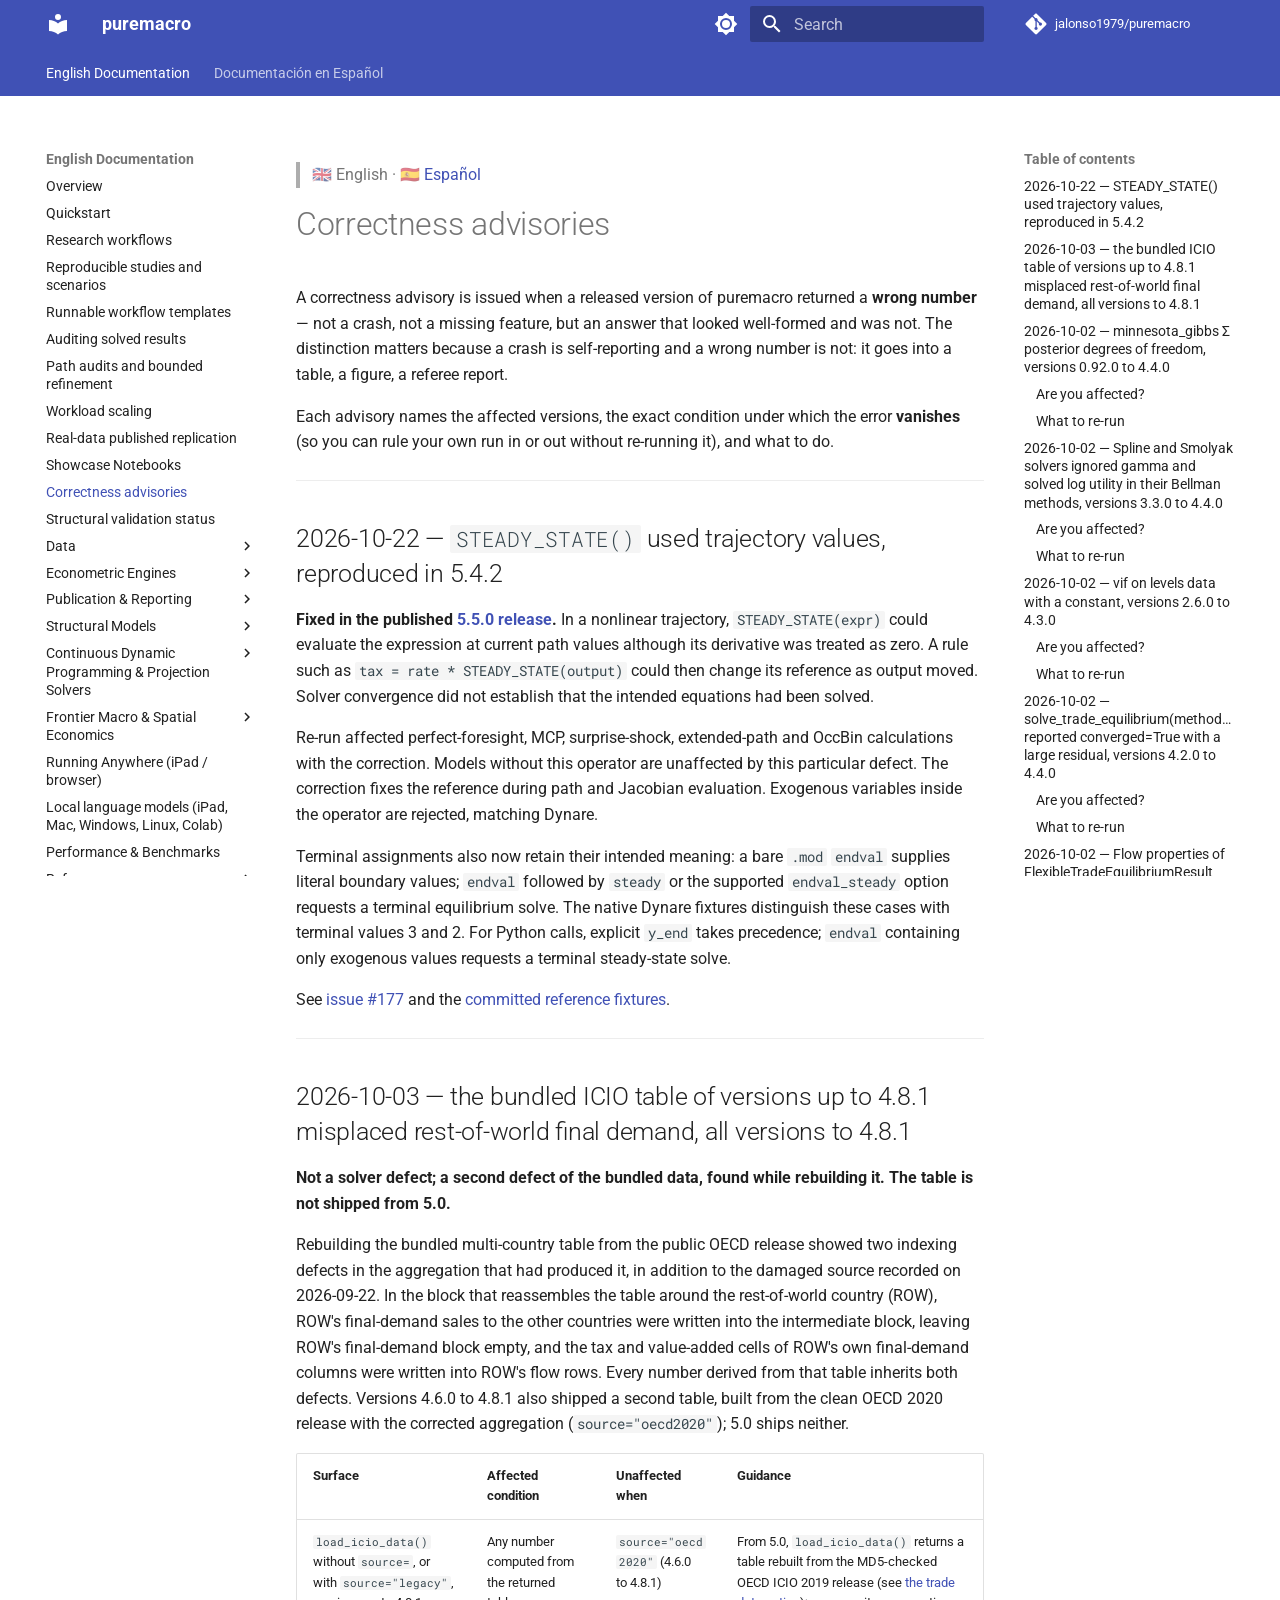
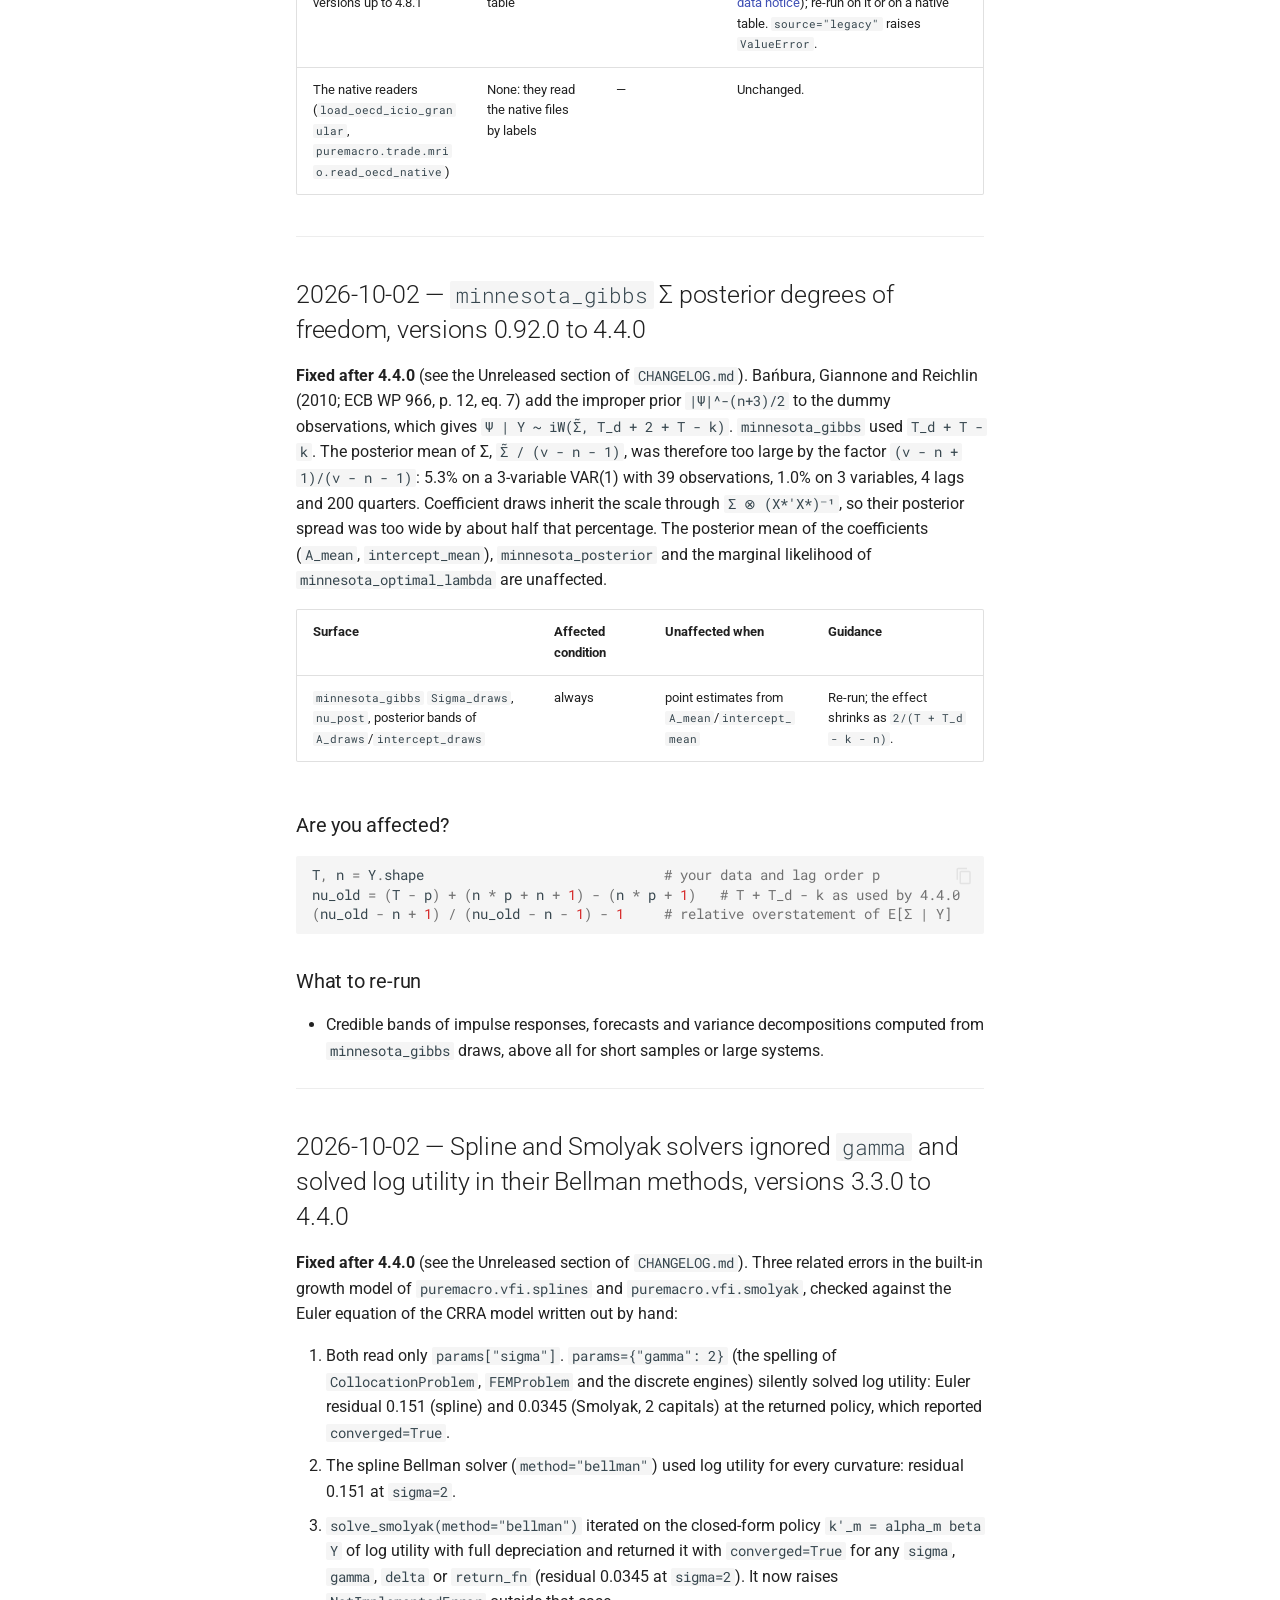
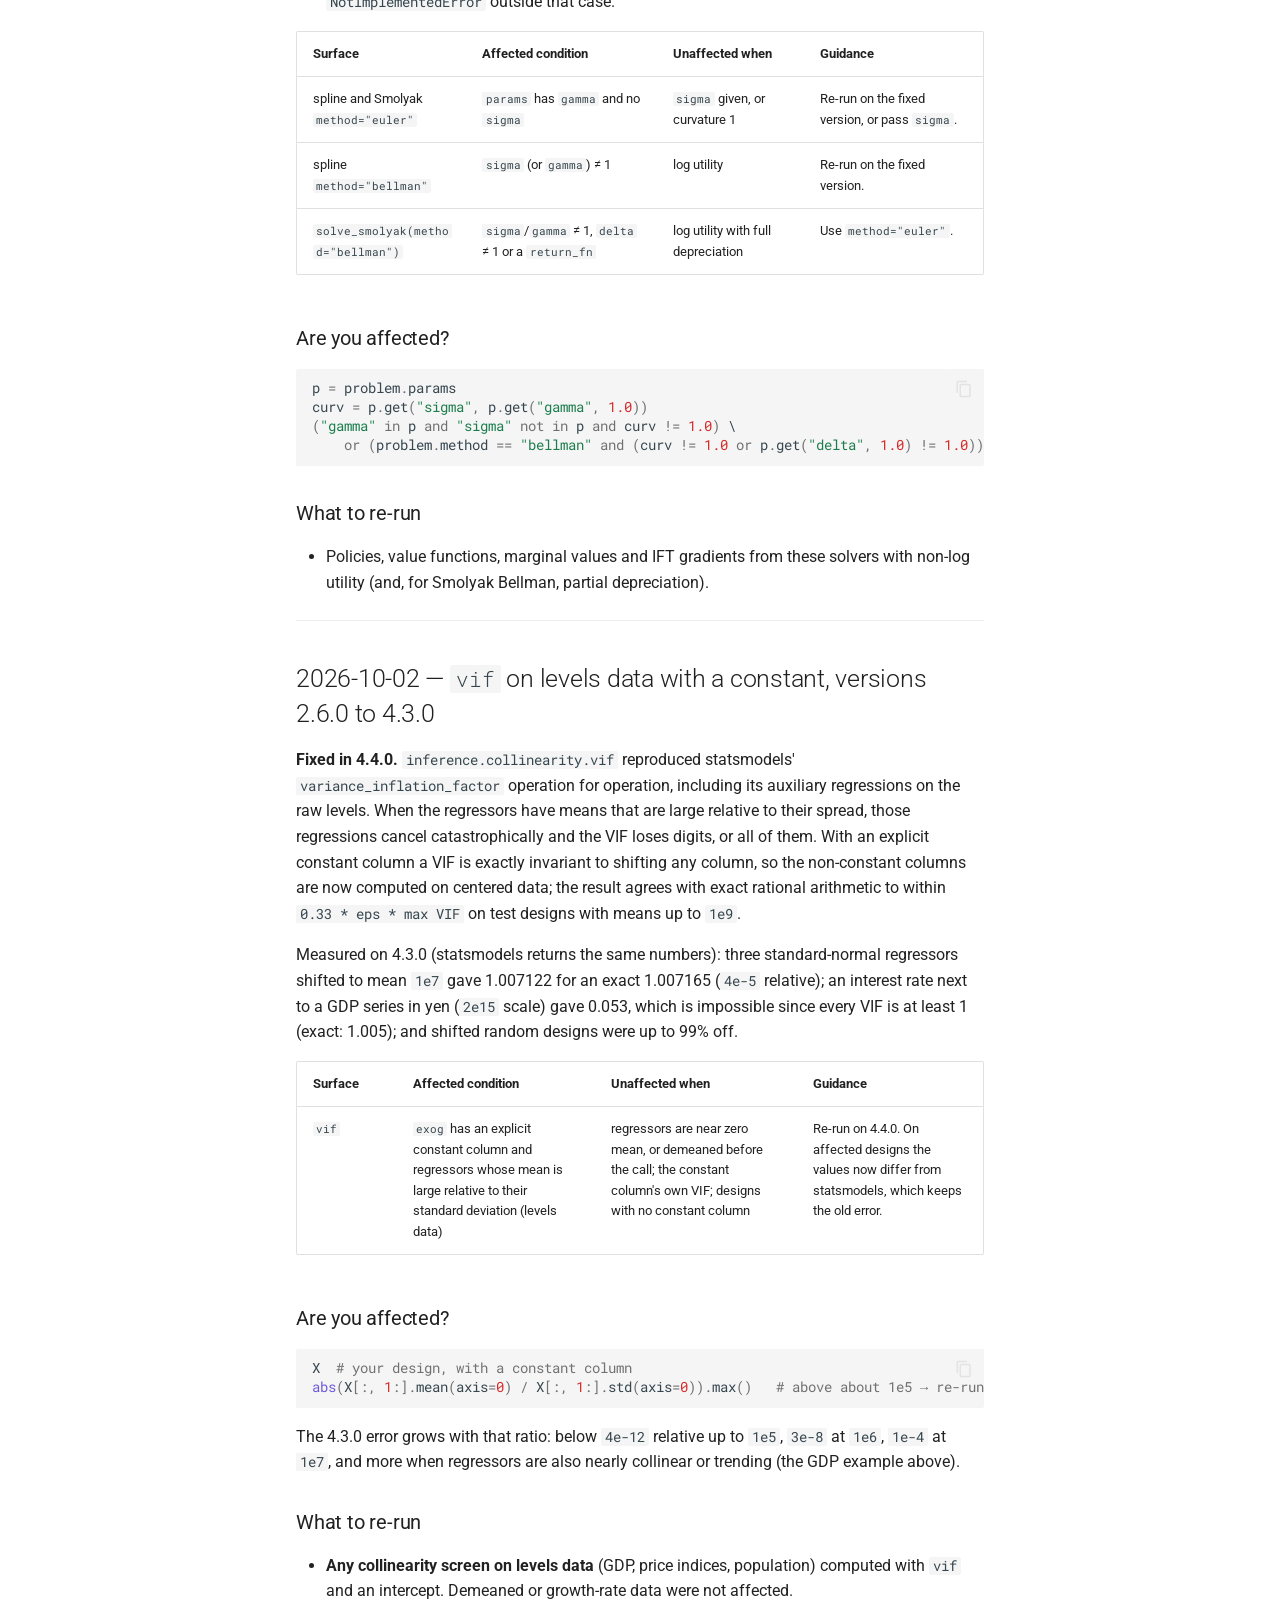
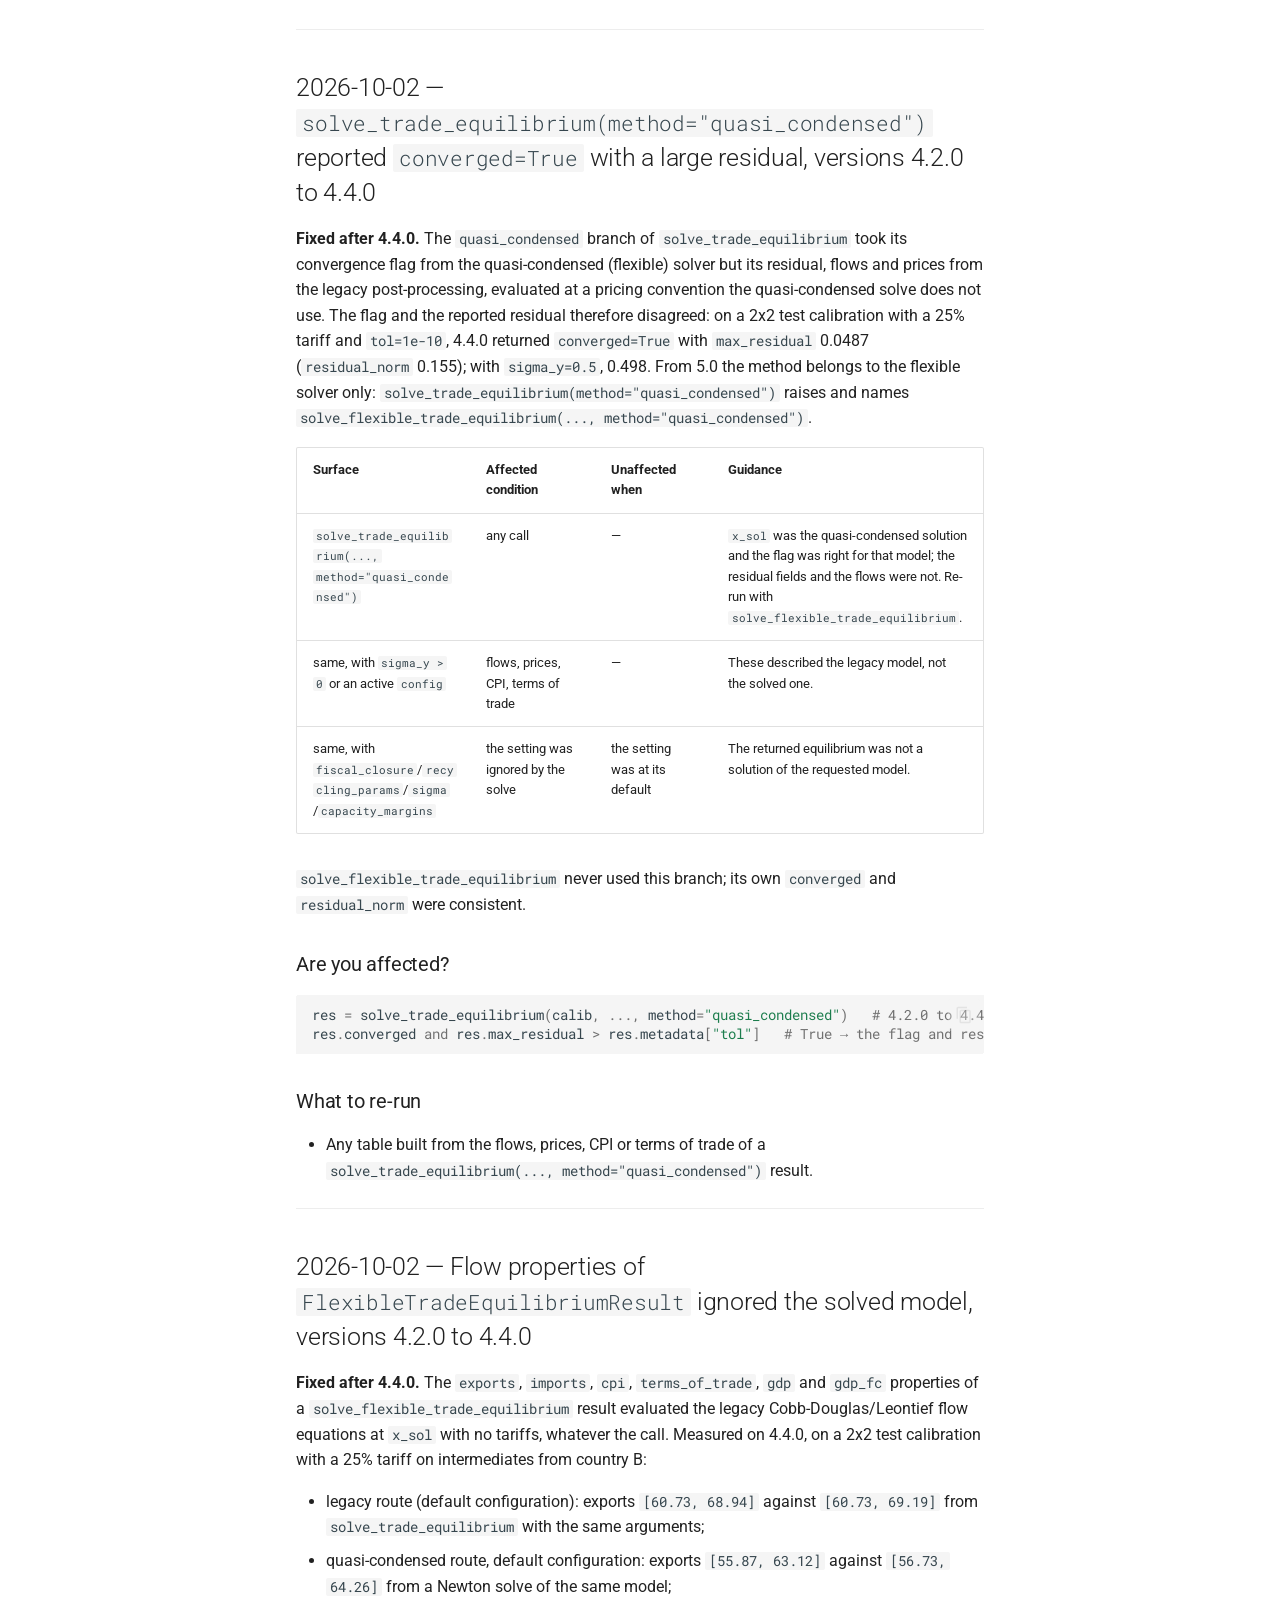
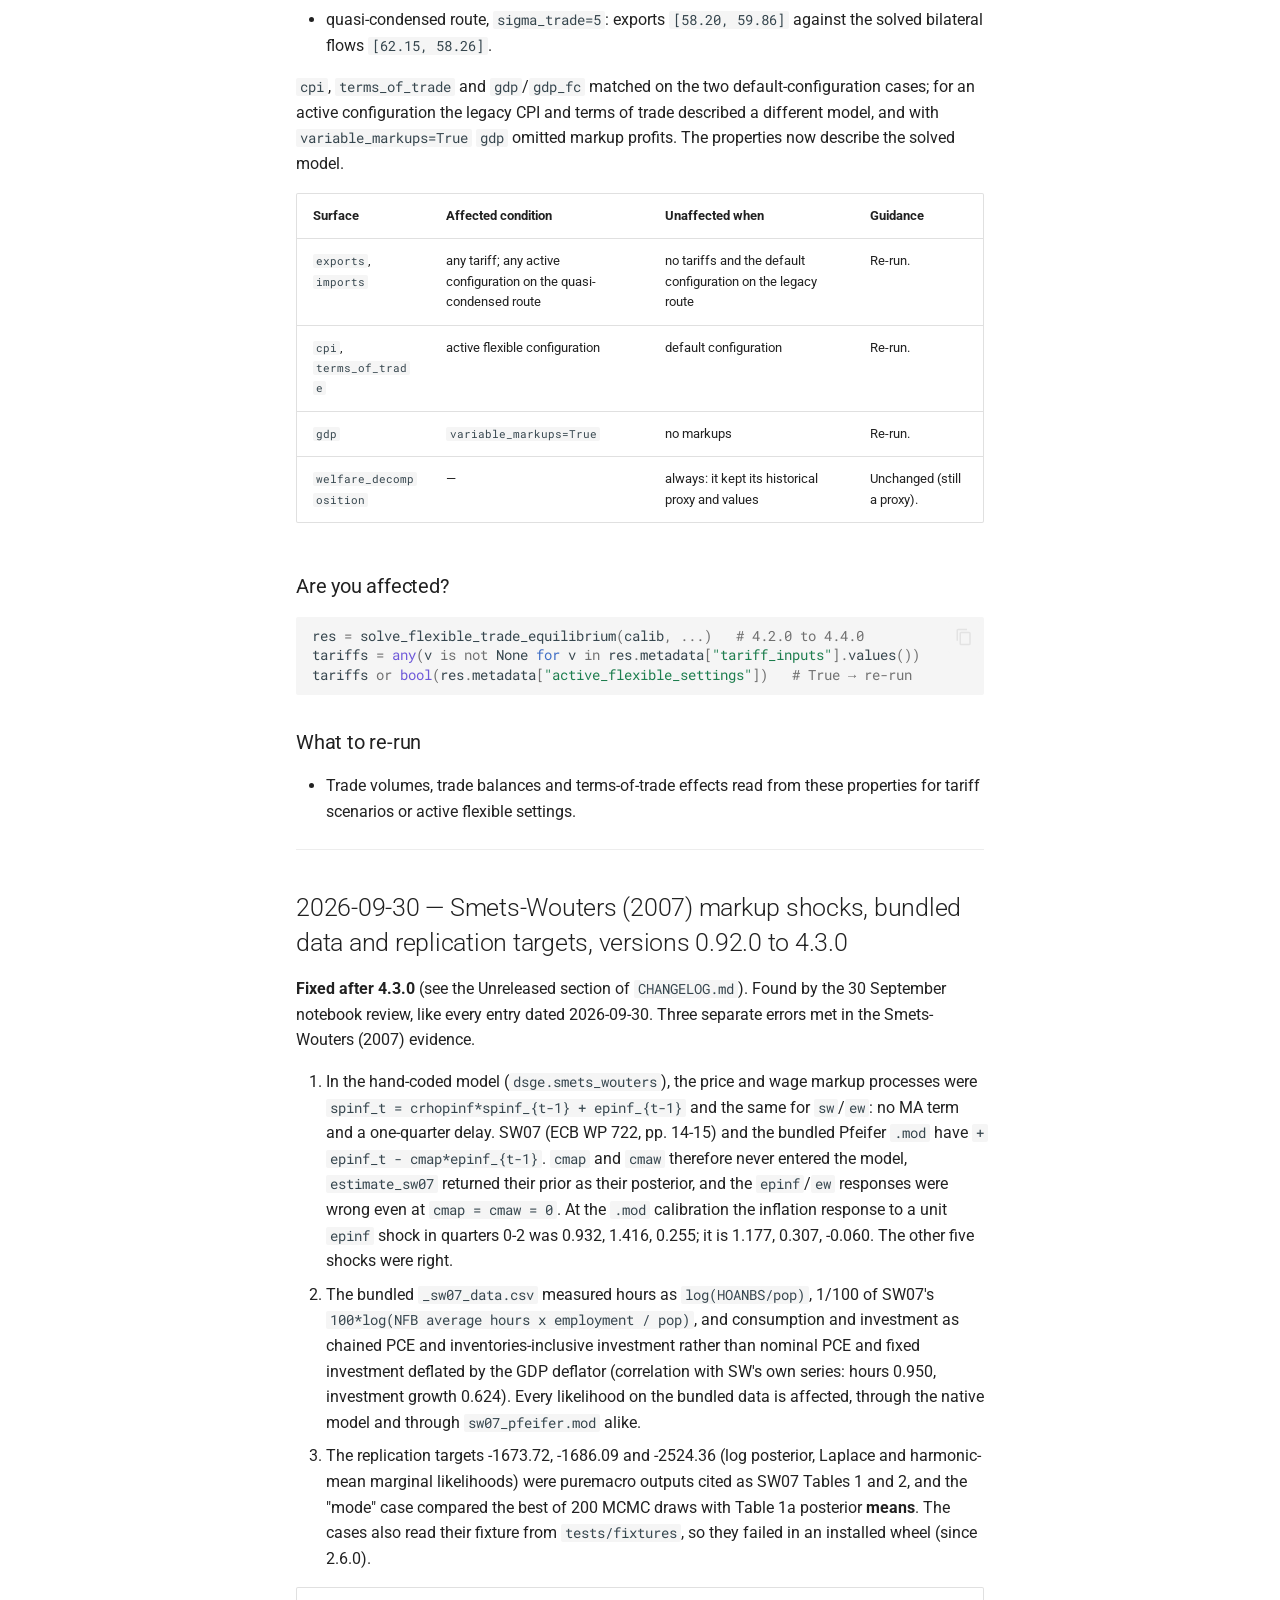
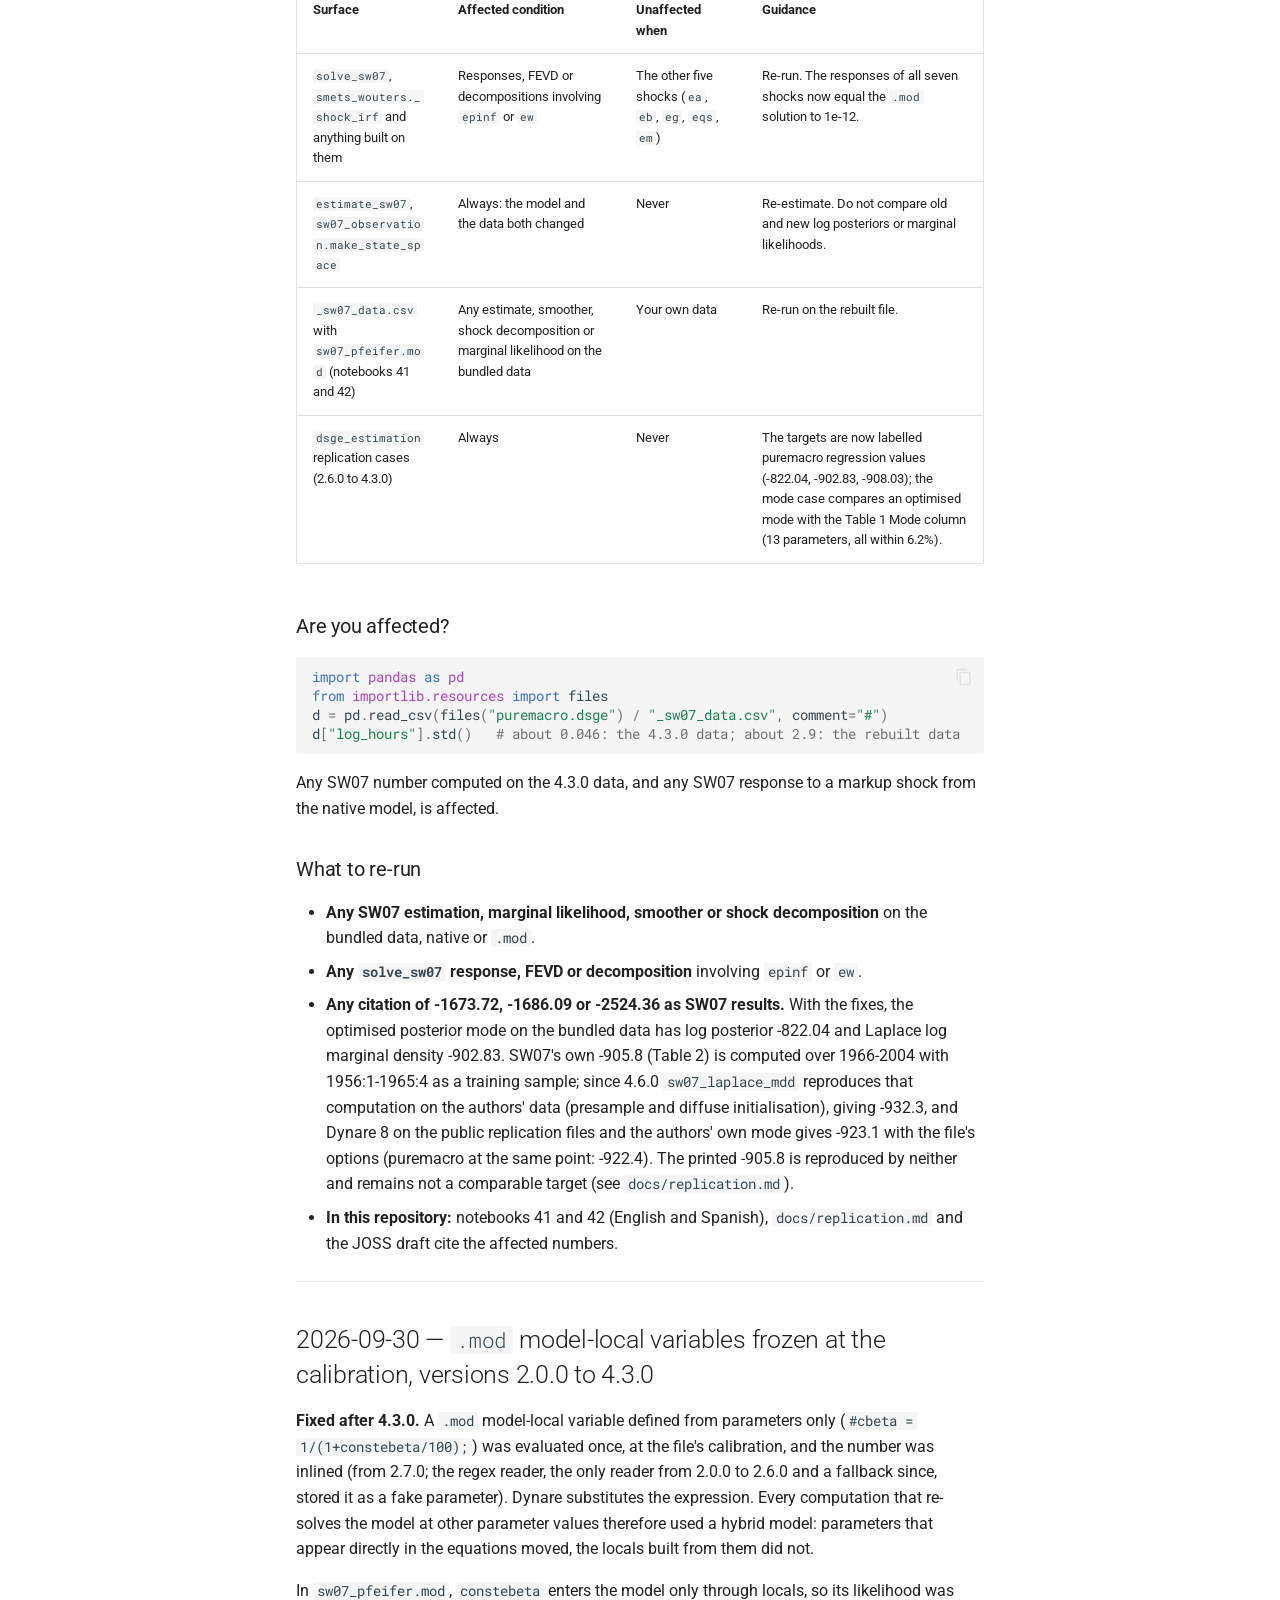
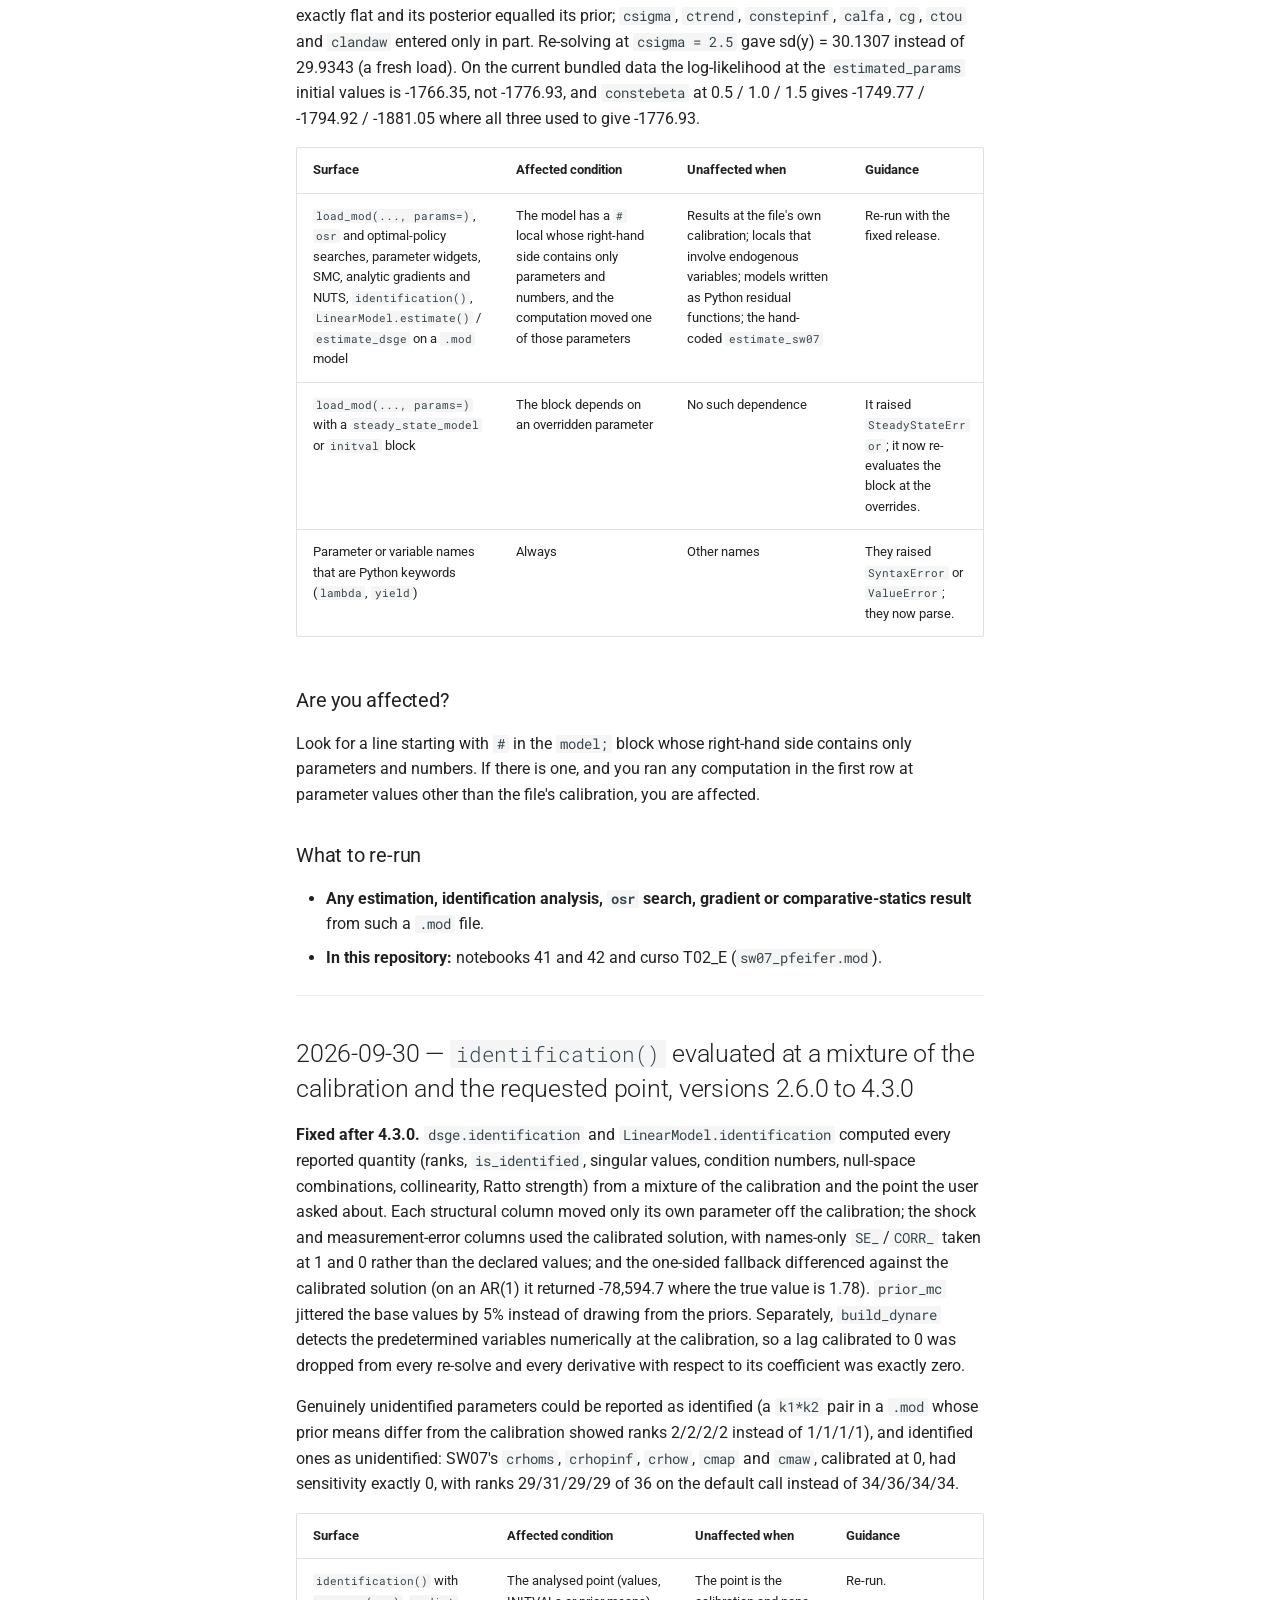
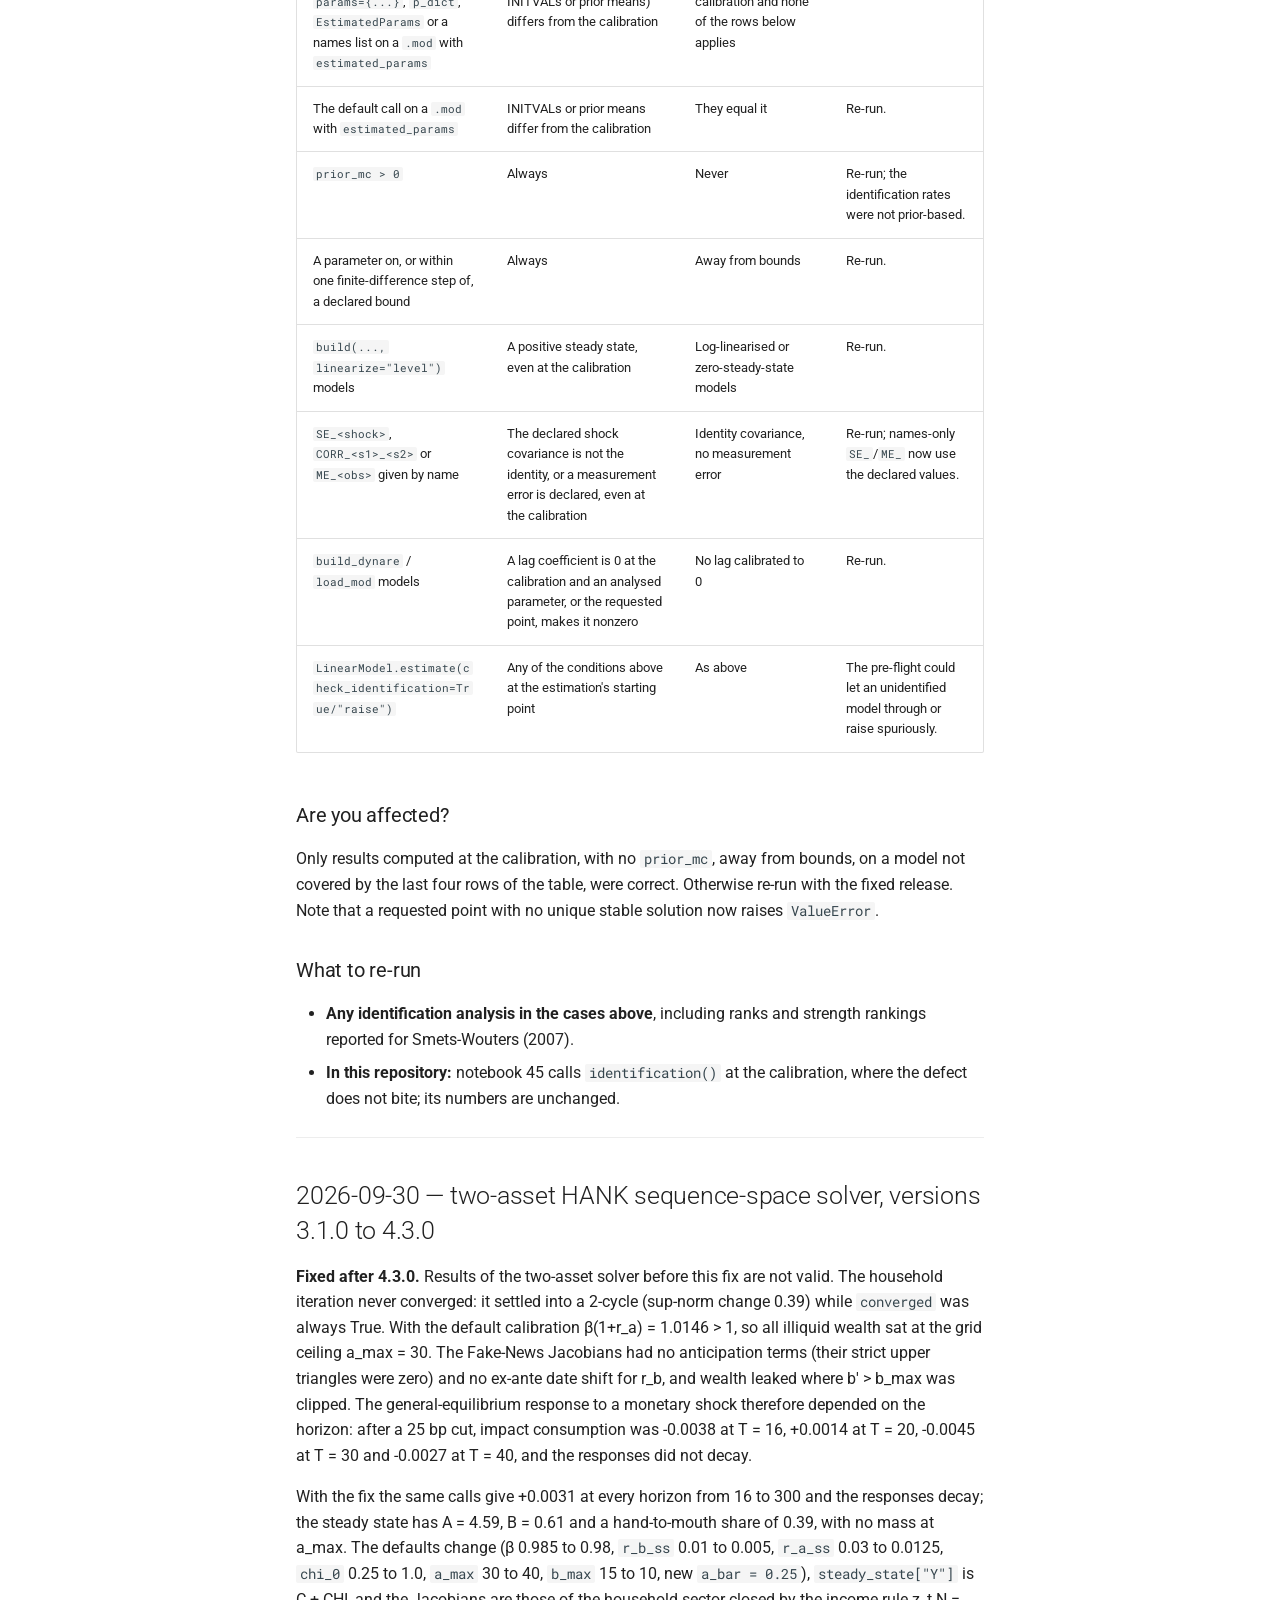
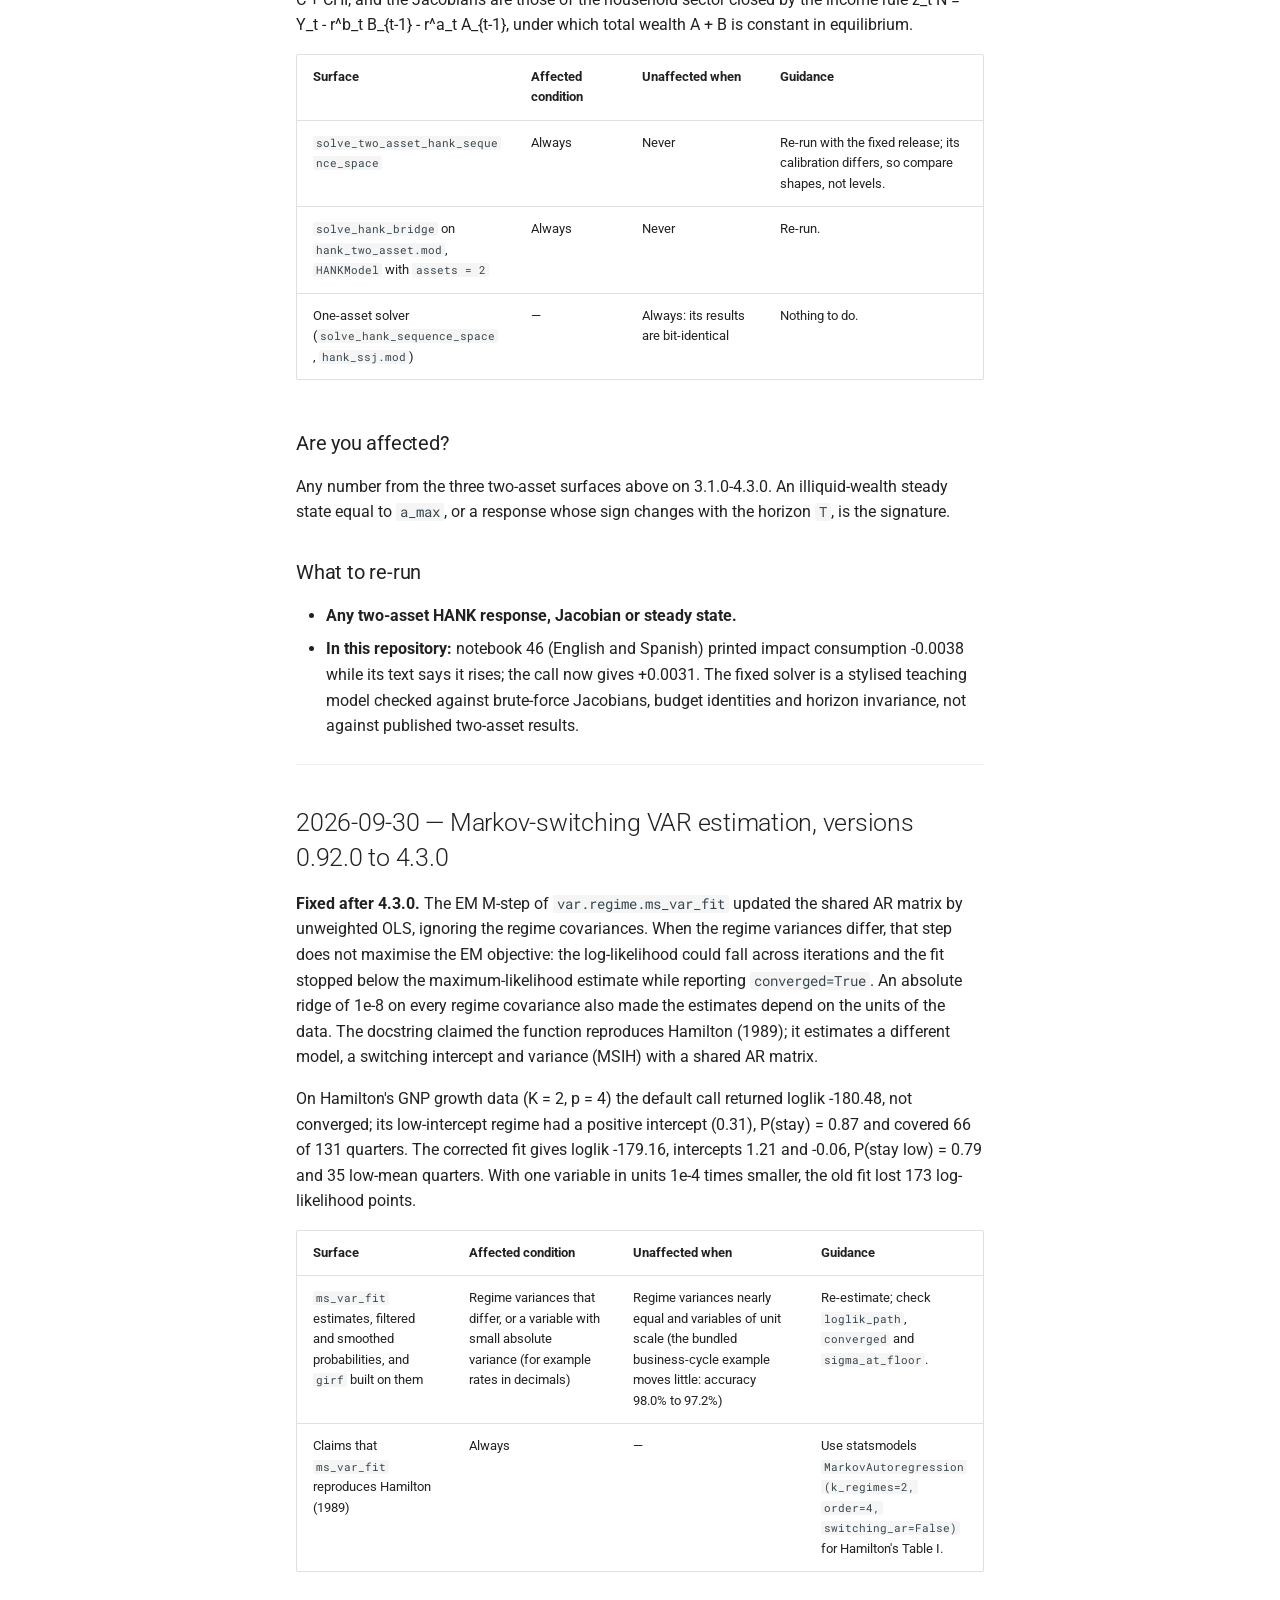
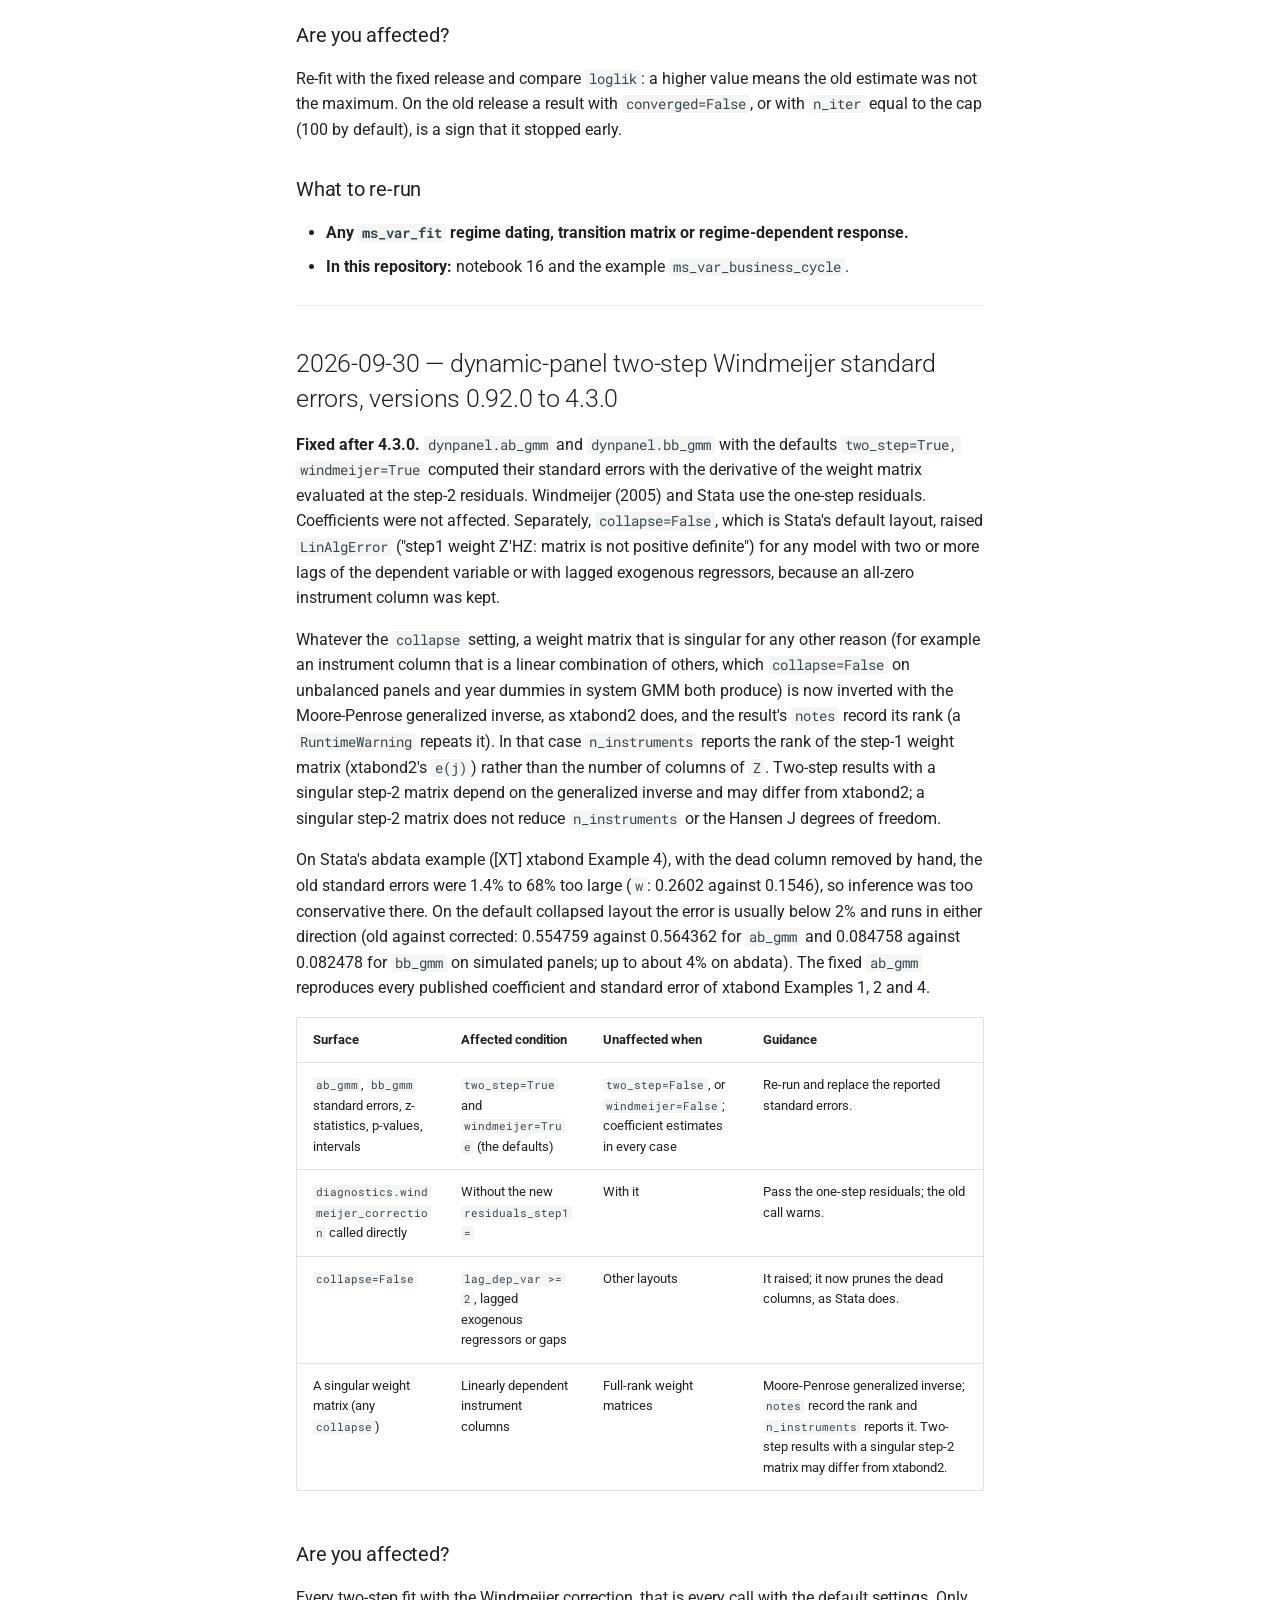
<file: docs/ADVISORY/index.html>
<!doctype html>
<html lang="en" class="no-js">
  <head>
    
      <meta charset="utf-8">
      <meta name="viewport" content="width=device-width,initial-scale=1">
      
        <meta name="description" content="Macroeconometrics and structural modeling on the core scientific-Python stack">
      
      
        <meta name="author" content="puremacro contributors">
      
      
        <link rel="canonical" href="https://jalonso1979.github.io/puremacro/docs/ADVISORY/">
      
      
        <link rel="prev" href="../notebooks/">
      
      
        <link rel="next" href="../STRUCTURAL_VALIDATION_STATUS/">
      
      
        
      
      
      <link rel="icon" href="../assets/images/favicon.png">
      <meta name="generator" content="mkdocs-1.6.1, mkdocs-material-9.8.0">
    
    
      
        <title>Correctness advisories - puremacro</title>
      
    
    
      <link rel="stylesheet" href="../assets/stylesheets/main.57a0d79d.min.css">
      
        
        <link rel="stylesheet" href="../assets/stylesheets/palette.fb2fffe2.min.css">
      
      


    
    
      
    
    
      
        
        
        <link rel="preconnect" href="https://fonts.gstatic.com" crossorigin>
        <link rel="stylesheet" href="https://fonts.googleapis.com/css?family=Roboto:300,300i,400,400i,700,700i%7CRoboto+Mono:400,400i,700,700i&display=fallback">
        <style>:root{--md-text-font:"Roboto";--md-code-font:"Roboto Mono"}</style>
      
    
    
    <script>__md_scope=new URL("..",location),__md_hash=e=>[...e].reduce(((e,_)=>(e<<5)-e+_.charCodeAt(0)),0),__md_get=(e,_=localStorage,t=__md_scope)=>JSON.parse(_.getItem(t.pathname+"."+e)),__md_set=(e,_,t=localStorage,a=__md_scope)=>{try{t.setItem(a.pathname+"."+e,JSON.stringify(_))}catch(e){}}</script>
    
      

    
    
  </head>
  
  
    
    
      
    
    
    
    
    <body dir="ltr" data-md-color-scheme="default" data-md-color-primary="indigo" data-md-color-accent="deep-purple">
  
    
    <input class="md-toggle" data-md-toggle="drawer" type="checkbox" id="__drawer" autocomplete="off">
    <input class="md-toggle" data-md-toggle="search" type="checkbox" id="__search" autocomplete="off">
    <label class="md-overlay" for="__drawer"></label>
    <div data-md-component="skip">
      
        
        <a href="#correctness-advisories" class="md-skip">
          Skip to content
        </a>
      
    </div>
    <div data-md-component="announce">
      
    </div>
    
    
      

<header class="md-header" data-md-component="header">
  <nav class="md-header__inner md-grid" aria-label="Header">
    <a href=".." title="puremacro" class="md-header__button md-logo" aria-label="puremacro" data-md-component="logo">
      
  
  <svg xmlns="http://www.w3.org/2000/svg" viewBox="0 0 24 24"><path d="M12 8a3 3 0 0 0 3-3 3 3 0 0 0-3-3 3 3 0 0 0-3 3 3 3 0 0 0 3 3m0 3.54C9.64 9.35 6.5 8 3 8v11c3.5 0 6.64 1.35 9 3.54 2.36-2.19 5.5-3.54 9-3.54V8c-3.5 0-6.64 1.35-9 3.54"/></svg>

    </a>
    <label class="md-header__button md-icon" for="__drawer">
      
      <svg xmlns="http://www.w3.org/2000/svg" viewBox="0 0 24 24"><path d="M3 6h18v2H3zm0 5h18v2H3zm0 5h18v2H3z"/></svg>
    </label>
    <div class="md-header__title" data-md-component="header-title">
      <div class="md-header__ellipsis">
        <div class="md-header__topic">
          <span class="md-ellipsis">
            puremacro
          </span>
        </div>
        <div class="md-header__topic" data-md-component="header-topic">
          <span class="md-ellipsis">
            
              Correctness advisories
            
          </span>
        </div>
      </div>
    </div>
    
      
        <form class="md-header__option" data-md-component="palette">
  
    
    
    
    <input class="md-option" data-md-color-media="" data-md-color-scheme="default" data-md-color-primary="indigo" data-md-color-accent="deep-purple"  aria-label="Switch to dark mode"  type="radio" name="__palette" id="__palette_0">
    
      <label class="md-header__button md-icon" title="Switch to dark mode" for="__palette_1" hidden>
        <svg xmlns="http://www.w3.org/2000/svg" viewBox="0 0 24 24"><path d="M12 8a4 4 0 0 0-4 4 4 4 0 0 0 4 4 4 4 0 0 0 4-4 4 4 0 0 0-4-4m0 10a6 6 0 0 1-6-6 6 6 0 0 1 6-6 6 6 0 0 1 6 6 6 6 0 0 1-6 6m8-9.31V4h-4.69L12 .69 8.69 4H4v4.69L.69 12 4 15.31V20h4.69L12 23.31 15.31 20H20v-4.69L23.31 12z"/></svg>
      </label>
    
  
    
    
    
    <input class="md-option" data-md-color-media="" data-md-color-scheme="slate" data-md-color-primary="indigo" data-md-color-accent="deep-purple"  aria-label="Switch to light mode"  type="radio" name="__palette" id="__palette_1">
    
      <label class="md-header__button md-icon" title="Switch to light mode" for="__palette_0" hidden>
        <svg xmlns="http://www.w3.org/2000/svg" viewBox="0 0 24 24"><path d="M12 18c-.89 0-1.74-.2-2.5-.55C11.56 16.5 13 14.42 13 12s-1.44-4.5-3.5-5.45C10.26 6.2 11.11 6 12 6a6 6 0 0 1 6 6 6 6 0 0 1-6 6m8-9.31V4h-4.69L12 .69 8.69 4H4v4.69L.69 12 4 15.31V20h4.69L12 23.31 15.31 20H20v-4.69L23.31 12z"/></svg>
      </label>
    
  
</form>
      
    
    
      <script>var palette=__md_get("__palette");if(palette&&palette.color){if("(prefers-color-scheme)"===palette.color.media){var media=matchMedia("(prefers-color-scheme: light)"),input=document.querySelector(media.matches?"[data-md-color-media='(prefers-color-scheme: light)']":"[data-md-color-media='(prefers-color-scheme: dark)']");palette.color.media=input.getAttribute("data-md-color-media"),palette.color.scheme=input.getAttribute("data-md-color-scheme"),palette.color.primary=input.getAttribute("data-md-color-primary"),palette.color.accent=input.getAttribute("data-md-color-accent")}for(var[key,value]of Object.entries(palette.color))document.body.setAttribute("data-md-color-"+key,value)}</script>
    
    
    
      
      
        <label class="md-header__button md-icon" for="__search">
          
          <svg xmlns="http://www.w3.org/2000/svg" viewBox="0 0 24 24"><path d="M9.5 3A6.5 6.5 0 0 1 16 9.5c0 1.61-.59 3.09-1.56 4.23l.27.27h.79l5 5-1.5 1.5-5-5v-.79l-.27-.27A6.52 6.52 0 0 1 9.5 16 6.5 6.5 0 0 1 3 9.5 6.5 6.5 0 0 1 9.5 3m0 2C7 5 5 7 5 9.5S7 14 9.5 14 14 12 14 9.5 12 5 9.5 5"/></svg>
        </label>
        <div class="md-search" data-md-component="search" role="dialog">
  <label class="md-search__overlay" for="__search"></label>
  <div class="md-search__inner" role="search">
    <form class="md-search__form" name="search">
      <input type="text" class="md-search__input" name="query" aria-label="Search" placeholder="Search" autocapitalize="off" autocorrect="off" autocomplete="off" spellcheck="false" data-md-component="search-query" required>
      <label class="md-search__icon md-icon" for="__search">
        
        <svg xmlns="http://www.w3.org/2000/svg" viewBox="0 0 24 24"><path d="M9.5 3A6.5 6.5 0 0 1 16 9.5c0 1.61-.59 3.09-1.56 4.23l.27.27h.79l5 5-1.5 1.5-5-5v-.79l-.27-.27A6.52 6.52 0 0 1 9.5 16 6.5 6.5 0 0 1 3 9.5 6.5 6.5 0 0 1 9.5 3m0 2C7 5 5 7 5 9.5S7 14 9.5 14 14 12 14 9.5 12 5 9.5 5"/></svg>
        
        <svg xmlns="http://www.w3.org/2000/svg" viewBox="0 0 24 24"><path d="M20 11v2H8l5.5 5.5-1.42 1.42L4.16 12l7.92-7.92L13.5 5.5 8 11z"/></svg>
      </label>
      <nav class="md-search__options" aria-label="Search">
        
        <button type="reset" class="md-search__icon md-icon" title="Clear" aria-label="Clear" tabindex="-1">
          
          <svg xmlns="http://www.w3.org/2000/svg" viewBox="0 0 24 24"><path d="M19 6.41 17.59 5 12 10.59 6.41 5 5 6.41 10.59 12 5 17.59 6.41 19 12 13.41 17.59 19 19 17.59 13.41 12z"/></svg>
        </button>
      </nav>
      
        <div class="md-search__suggest" data-md-component="search-suggest"></div>
      
    </form>
    <div class="md-search__output">
      <div class="md-search__scrollwrap" tabindex="0" data-md-scrollfix>
        <div class="md-search-result" data-md-component="search-result">
          <div class="md-search-result__meta">
            Initializing search
          </div>
          <ol class="md-search-result__list" role="presentation"></ol>
        </div>
      </div>
    </div>
  </div>
</div>
      
    
    
      <div class="md-header__source">
        <a href="https://github.com/jalonso1979/puremacro" title="Go to repository" class="md-source" data-md-component="source">
  <div class="md-source__icon md-icon">
    
    <svg xmlns="http://www.w3.org/2000/svg" viewBox="0 0 448 512"><!--! Font Awesome Free 7.1.0 by @fontawesome - https://fontawesome.com License - https://fontawesome.com/license/free (Icons: CC BY 4.0, Fonts: SIL OFL 1.1, Code: MIT License) Copyright 2025 Fonticons, Inc.--><path d="M439.6 236.1 244 40.5c-5.4-5.5-12.8-8.5-20.4-8.5s-15 3-20.4 8.4L162.5 81l51.5 51.5c27.1-9.1 52.7 16.8 43.4 43.7l49.7 49.7c34.2-11.8 61.2 31 35.5 56.7-26.5 26.5-70.2-2.9-56-37.3L240.3 199v121.9c25.3 12.5 22.3 41.8 9.1 55-6.4 6.4-15.2 10.1-24.3 10.1s-17.8-3.6-24.3-10.1c-17.6-17.6-11.1-46.9 11.2-56v-123c-20.8-8.5-24.6-30.7-18.6-45L142.6 101 8.5 235.1C3 240.6 0 247.9 0 255.5s3 15 8.5 20.4l195.6 195.7c5.4 5.4 12.7 8.4 20.4 8.4s15-3 20.4-8.4l194.7-194.7c5.4-5.4 8.4-12.8 8.4-20.4s-3-15-8.4-20.4"/></svg>
  </div>
  <div class="md-source__repository">
    jalonso1979/puremacro
  </div>
</a>
      </div>
    
  </nav>
  
</header>
    
    <div class="md-container" data-md-component="container">
      
      
        
          
            
<nav class="md-tabs" aria-label="Tabs" data-md-component="tabs">
  <div class="md-grid">
    <ul class="md-tabs__list">
      
        
  
  
  
    
  
  
    
    
      <li class="md-tabs__item md-tabs__item--active">
        <a href=".." class="md-tabs__link">
          
  
  
  English Documentation

        </a>
      </li>
    
  

      
        
  
  
  
  
    
    
      <li class="md-tabs__item">
        <a href="../es/" class="md-tabs__link">
          
  
  
  Documentación en Español

        </a>
      </li>
    
  

      
    </ul>
  </div>
</nav>
          
        
      
      <main class="md-main" data-md-component="main">
        <div class="md-main__inner md-grid">
          
            
              
              <div class="md-sidebar md-sidebar--primary" data-md-component="sidebar" data-md-type="navigation" >
                <div class="md-sidebar__scrollwrap">
                  <div class="md-sidebar__inner">
                    


  


<nav class="md-nav md-nav--primary md-nav--lifted" aria-label="Navigation" data-md-level="0">
  <label class="md-nav__title" for="__drawer">
    <a href=".." title="puremacro" class="md-nav__button md-logo" aria-label="puremacro" data-md-component="logo">
      
  
  <svg xmlns="http://www.w3.org/2000/svg" viewBox="0 0 24 24"><path d="M12 8a3 3 0 0 0 3-3 3 3 0 0 0-3-3 3 3 0 0 0-3 3 3 3 0 0 0 3 3m0 3.54C9.64 9.35 6.5 8 3 8v11c3.5 0 6.64 1.35 9 3.54 2.36-2.19 5.5-3.54 9-3.54V8c-3.5 0-6.64 1.35-9 3.54"/></svg>

    </a>
    puremacro
  </label>
  
    <div class="md-nav__source">
      <a href="https://github.com/jalonso1979/puremacro" title="Go to repository" class="md-source" data-md-component="source">
  <div class="md-source__icon md-icon">
    
    <svg xmlns="http://www.w3.org/2000/svg" viewBox="0 0 448 512"><!--! Font Awesome Free 7.1.0 by @fontawesome - https://fontawesome.com License - https://fontawesome.com/license/free (Icons: CC BY 4.0, Fonts: SIL OFL 1.1, Code: MIT License) Copyright 2025 Fonticons, Inc.--><path d="M439.6 236.1 244 40.5c-5.4-5.5-12.8-8.5-20.4-8.5s-15 3-20.4 8.4L162.5 81l51.5 51.5c27.1-9.1 52.7 16.8 43.4 43.7l49.7 49.7c34.2-11.8 61.2 31 35.5 56.7-26.5 26.5-70.2-2.9-56-37.3L240.3 199v121.9c25.3 12.5 22.3 41.8 9.1 55-6.4 6.4-15.2 10.1-24.3 10.1s-17.8-3.6-24.3-10.1c-17.6-17.6-11.1-46.9 11.2-56v-123c-20.8-8.5-24.6-30.7-18.6-45L142.6 101 8.5 235.1C3 240.6 0 247.9 0 255.5s3 15 8.5 20.4l195.6 195.7c5.4 5.4 12.7 8.4 20.4 8.4s15-3 20.4-8.4l194.7-194.7c5.4-5.4 8.4-12.8 8.4-20.4s-3-15-8.4-20.4"/></svg>
  </div>
  <div class="md-source__repository">
    jalonso1979/puremacro
  </div>
</a>
    </div>
  
  <ul class="md-nav__list" data-md-scrollfix>
    
      
      
  
  
    
  
  
  
    
    
    
    
      
        
        
      
      
    
    
    <li class="md-nav__item md-nav__item--active md-nav__item--section md-nav__item--nested">
      
        
        
        <input class="md-nav__toggle md-toggle " type="checkbox" id="__nav_1" checked>
        
          
          <label class="md-nav__link" for="__nav_1" id="__nav_1_label" tabindex="">
            
  
  
  <span class="md-ellipsis">
    
  
    English Documentation
  

    
  </span>
  
  

            <span class="md-nav__icon md-icon"></span>
          </label>
        
        <nav class="md-nav" data-md-level="1" aria-labelledby="__nav_1_label" aria-expanded="true">
          <label class="md-nav__title" for="__nav_1">
            <span class="md-nav__icon md-icon"></span>
            
  
    English Documentation
  

          </label>
          <ul class="md-nav__list" data-md-scrollfix>
            
              
                
  
  
  
  
    <li class="md-nav__item">
      <a href=".." class="md-nav__link">
        
  
  
  <span class="md-ellipsis">
    
  
    Overview
  

    
  </span>
  
  

      </a>
    </li>
  

              
            
              
                
  
  
  
  
    <li class="md-nav__item">
      <a href="../quickstart/" class="md-nav__link">
        
  
  
  <span class="md-ellipsis">
    
  
    Quickstart
  

    
  </span>
  
  

      </a>
    </li>
  

              
            
              
                
  
  
  
  
    <li class="md-nav__item">
      <a href="../research_workflows/" class="md-nav__link">
        
  
  
  <span class="md-ellipsis">
    
  
    Research workflows
  

    
  </span>
  
  

      </a>
    </li>
  

              
            
              
                
  
  
  
  
    <li class="md-nav__item">
      <a href="../studies/" class="md-nav__link">
        
  
  
  <span class="md-ellipsis">
    
  
    Reproducible studies and scenarios
  

    
  </span>
  
  

      </a>
    </li>
  

              
            
              
                
  
  
  
  
    <li class="md-nav__item">
      <a href="../study_workflows/" class="md-nav__link">
        
  
  
  <span class="md-ellipsis">
    
  
    Runnable workflow templates
  

    
  </span>
  
  

      </a>
    </li>
  

              
            
              
                
  
  
  
  
    <li class="md-nav__item">
      <a href="../result_audits/" class="md-nav__link">
        
  
  
  <span class="md-ellipsis">
    
  
    Auditing solved results
  

    
  </span>
  
  

      </a>
    </li>
  

              
            
              
                
  
  
  
  
    <li class="md-nav__item">
      <a href="../result_audits_extended/" class="md-nav__link">
        
  
  
  <span class="md-ellipsis">
    
  
    Path audits and bounded refinement
  

    
  </span>
  
  

      </a>
    </li>
  

              
            
              
                
  
  
  
  
    <li class="md-nav__item">
      <a href="../performance_scaling/" class="md-nav__link">
        
  
  
  <span class="md-ellipsis">
    
  
    Workload scaling
  

    
  </span>
  
  

      </a>
    </li>
  

              
            
              
                
  
  
  
  
    <li class="md-nav__item">
      <a href="../empirical_research/" class="md-nav__link">
        
  
  
  <span class="md-ellipsis">
    
  
    Real-data published replication
  

    
  </span>
  
  

      </a>
    </li>
  

              
            
              
                
  
  
  
  
    <li class="md-nav__item">
      <a href="../notebooks/" class="md-nav__link">
        
  
  
  <span class="md-ellipsis">
    
  
    Showcase Notebooks
  

    
  </span>
  
  

      </a>
    </li>
  

              
            
              
                
  
  
    
  
  
  
    <li class="md-nav__item md-nav__item--active">
      
      <input class="md-nav__toggle md-toggle" type="checkbox" id="__toc">
      
      
        
      
      
        <label class="md-nav__link md-nav__link--active" for="__toc">
          
  
  
  <span class="md-ellipsis">
    
  
    Correctness advisories
  

    
  </span>
  
  

          <span class="md-nav__icon md-icon"></span>
        </label>
      
      <a href="./" class="md-nav__link md-nav__link--active">
        
  
  
  <span class="md-ellipsis">
    
  
    Correctness advisories
  

    
  </span>
  
  

      </a>
      
        

<nav class="md-nav md-nav--secondary" aria-label="Table of contents">
  
  
  
    
  
  
    <label class="md-nav__title" for="__toc">
      <span class="md-nav__icon md-icon"></span>
      Table of contents
    </label>
    <ul class="md-nav__list" data-md-component="toc" data-md-scrollfix>
      
        <li class="md-nav__item">
  <a href="#2026-10-22-steady_state-used-trajectory-values-reproduced-in-542" class="md-nav__link">
    <span class="md-ellipsis">
      
        2026-10-22 — STEADY_STATE() used trajectory values, reproduced in 5.4.2
      
    </span>
  </a>
  
</li>
      
        <li class="md-nav__item">
  <a href="#2026-10-03-the-bundled-icio-table-of-versions-up-to-481-misplaced-rest-of-world-final-demand-all-versions-to-481" class="md-nav__link">
    <span class="md-ellipsis">
      
        2026-10-03 — the bundled ICIO table of versions up to 4.8.1 misplaced rest-of-world final demand, all versions to 4.8.1
      
    </span>
  </a>
  
</li>
      
        <li class="md-nav__item">
  <a href="#2026-10-02-minnesota_gibbs-posterior-degrees-of-freedom-versions-0920-to-440" class="md-nav__link">
    <span class="md-ellipsis">
      
        2026-10-02 — minnesota_gibbs Σ posterior degrees of freedom, versions 0.92.0 to 4.4.0
      
    </span>
  </a>
  
    <nav class="md-nav" aria-label="2026-10-02 — minnesota_gibbs Σ posterior degrees of freedom, versions 0.92.0 to 4.4.0">
      <ul class="md-nav__list">
        
          <li class="md-nav__item">
  <a href="#are-you-affected" class="md-nav__link">
    <span class="md-ellipsis">
      
        Are you affected?
      
    </span>
  </a>
  
</li>
        
          <li class="md-nav__item">
  <a href="#what-to-re-run" class="md-nav__link">
    <span class="md-ellipsis">
      
        What to re-run
      
    </span>
  </a>
  
</li>
        
      </ul>
    </nav>
  
</li>
      
        <li class="md-nav__item">
  <a href="#2026-10-02-spline-and-smolyak-solvers-ignored-gamma-and-solved-log-utility-in-their-bellman-methods-versions-330-to-440" class="md-nav__link">
    <span class="md-ellipsis">
      
        2026-10-02 — Spline and Smolyak solvers ignored gamma and solved log utility in their Bellman methods, versions 3.3.0 to 4.4.0
      
    </span>
  </a>
  
    <nav class="md-nav" aria-label="2026-10-02 — Spline and Smolyak solvers ignored gamma and solved log utility in their Bellman methods, versions 3.3.0 to 4.4.0">
      <ul class="md-nav__list">
        
          <li class="md-nav__item">
  <a href="#are-you-affected_1" class="md-nav__link">
    <span class="md-ellipsis">
      
        Are you affected?
      
    </span>
  </a>
  
</li>
        
          <li class="md-nav__item">
  <a href="#what-to-re-run_1" class="md-nav__link">
    <span class="md-ellipsis">
      
        What to re-run
      
    </span>
  </a>
  
</li>
        
      </ul>
    </nav>
  
</li>
      
        <li class="md-nav__item">
  <a href="#2026-10-02-vif-on-levels-data-with-a-constant-versions-260-to-430" class="md-nav__link">
    <span class="md-ellipsis">
      
        2026-10-02 — vif on levels data with a constant, versions 2.6.0 to 4.3.0
      
    </span>
  </a>
  
    <nav class="md-nav" aria-label="2026-10-02 — vif on levels data with a constant, versions 2.6.0 to 4.3.0">
      <ul class="md-nav__list">
        
          <li class="md-nav__item">
  <a href="#are-you-affected_2" class="md-nav__link">
    <span class="md-ellipsis">
      
        Are you affected?
      
    </span>
  </a>
  
</li>
        
          <li class="md-nav__item">
  <a href="#what-to-re-run_2" class="md-nav__link">
    <span class="md-ellipsis">
      
        What to re-run
      
    </span>
  </a>
  
</li>
        
      </ul>
    </nav>
  
</li>
      
        <li class="md-nav__item">
  <a href="#2026-10-02-solve_trade_equilibriummethodquasi_condensed-reported-convergedtrue-with-a-large-residual-versions-420-to-440" class="md-nav__link">
    <span class="md-ellipsis">
      
        2026-10-02 — solve_trade_equilibrium(method="quasi_condensed") reported converged=True with a large residual, versions 4.2.0 to 4.4.0
      
    </span>
  </a>
  
    <nav class="md-nav" aria-label="2026-10-02 — solve_trade_equilibrium(method=&#34;quasi_condensed&#34;) reported converged=True with a large residual, versions 4.2.0 to 4.4.0">
      <ul class="md-nav__list">
        
          <li class="md-nav__item">
  <a href="#are-you-affected_3" class="md-nav__link">
    <span class="md-ellipsis">
      
        Are you affected?
      
    </span>
  </a>
  
</li>
        
          <li class="md-nav__item">
  <a href="#what-to-re-run_3" class="md-nav__link">
    <span class="md-ellipsis">
      
        What to re-run
      
    </span>
  </a>
  
</li>
        
      </ul>
    </nav>
  
</li>
      
        <li class="md-nav__item">
  <a href="#2026-10-02-flow-properties-of-flexibletradeequilibriumresult-ignored-the-solved-model-versions-420-to-440" class="md-nav__link">
    <span class="md-ellipsis">
      
        2026-10-02 — Flow properties of FlexibleTradeEquilibriumResult ignored the solved model, versions 4.2.0 to 4.4.0
      
    </span>
  </a>
  
    <nav class="md-nav" aria-label="2026-10-02 — Flow properties of FlexibleTradeEquilibriumResult ignored the solved model, versions 4.2.0 to 4.4.0">
      <ul class="md-nav__list">
        
          <li class="md-nav__item">
  <a href="#are-you-affected_4" class="md-nav__link">
    <span class="md-ellipsis">
      
        Are you affected?
      
    </span>
  </a>
  
</li>
        
          <li class="md-nav__item">
  <a href="#what-to-re-run_4" class="md-nav__link">
    <span class="md-ellipsis">
      
        What to re-run
      
    </span>
  </a>
  
</li>
        
      </ul>
    </nav>
  
</li>
      
        <li class="md-nav__item">
  <a href="#2026-09-30-smets-wouters-2007-markup-shocks-bundled-data-and-replication-targets-versions-0920-to-430" class="md-nav__link">
    <span class="md-ellipsis">
      
        2026-09-30 — Smets-Wouters (2007) markup shocks, bundled data and replication targets, versions 0.92.0 to 4.3.0
      
    </span>
  </a>
  
    <nav class="md-nav" aria-label="2026-09-30 — Smets-Wouters (2007) markup shocks, bundled data and replication targets, versions 0.92.0 to 4.3.0">
      <ul class="md-nav__list">
        
          <li class="md-nav__item">
  <a href="#are-you-affected_5" class="md-nav__link">
    <span class="md-ellipsis">
      
        Are you affected?
      
    </span>
  </a>
  
</li>
        
          <li class="md-nav__item">
  <a href="#what-to-re-run_5" class="md-nav__link">
    <span class="md-ellipsis">
      
        What to re-run
      
    </span>
  </a>
  
</li>
        
      </ul>
    </nav>
  
</li>
      
        <li class="md-nav__item">
  <a href="#2026-09-30-mod-model-local-variables-frozen-at-the-calibration-versions-200-to-430" class="md-nav__link">
    <span class="md-ellipsis">
      
        2026-09-30 — .mod model-local variables frozen at the calibration, versions 2.0.0 to 4.3.0
      
    </span>
  </a>
  
    <nav class="md-nav" aria-label="2026-09-30 — .mod model-local variables frozen at the calibration, versions 2.0.0 to 4.3.0">
      <ul class="md-nav__list">
        
          <li class="md-nav__item">
  <a href="#are-you-affected_6" class="md-nav__link">
    <span class="md-ellipsis">
      
        Are you affected?
      
    </span>
  </a>
  
</li>
        
          <li class="md-nav__item">
  <a href="#what-to-re-run_6" class="md-nav__link">
    <span class="md-ellipsis">
      
        What to re-run
      
    </span>
  </a>
  
</li>
        
      </ul>
    </nav>
  
</li>
      
        <li class="md-nav__item">
  <a href="#2026-09-30-identification-evaluated-at-a-mixture-of-the-calibration-and-the-requested-point-versions-260-to-430" class="md-nav__link">
    <span class="md-ellipsis">
      
        2026-09-30 — identification() evaluated at a mixture of the calibration and the requested point, versions 2.6.0 to 4.3.0
      
    </span>
  </a>
  
    <nav class="md-nav" aria-label="2026-09-30 — identification() evaluated at a mixture of the calibration and the requested point, versions 2.6.0 to 4.3.0">
      <ul class="md-nav__list">
        
          <li class="md-nav__item">
  <a href="#are-you-affected_7" class="md-nav__link">
    <span class="md-ellipsis">
      
        Are you affected?
      
    </span>
  </a>
  
</li>
        
          <li class="md-nav__item">
  <a href="#what-to-re-run_7" class="md-nav__link">
    <span class="md-ellipsis">
      
        What to re-run
      
    </span>
  </a>
  
</li>
        
      </ul>
    </nav>
  
</li>
      
        <li class="md-nav__item">
  <a href="#2026-09-30-two-asset-hank-sequence-space-solver-versions-310-to-430" class="md-nav__link">
    <span class="md-ellipsis">
      
        2026-09-30 — two-asset HANK sequence-space solver, versions 3.1.0 to 4.3.0
      
    </span>
  </a>
  
    <nav class="md-nav" aria-label="2026-09-30 — two-asset HANK sequence-space solver, versions 3.1.0 to 4.3.0">
      <ul class="md-nav__list">
        
          <li class="md-nav__item">
  <a href="#are-you-affected_8" class="md-nav__link">
    <span class="md-ellipsis">
      
        Are you affected?
      
    </span>
  </a>
  
</li>
        
          <li class="md-nav__item">
  <a href="#what-to-re-run_8" class="md-nav__link">
    <span class="md-ellipsis">
      
        What to re-run
      
    </span>
  </a>
  
</li>
        
      </ul>
    </nav>
  
</li>
      
        <li class="md-nav__item">
  <a href="#2026-09-30-markov-switching-var-estimation-versions-0920-to-430" class="md-nav__link">
    <span class="md-ellipsis">
      
        2026-09-30 — Markov-switching VAR estimation, versions 0.92.0 to 4.3.0
      
    </span>
  </a>
  
    <nav class="md-nav" aria-label="2026-09-30 — Markov-switching VAR estimation, versions 0.92.0 to 4.3.0">
      <ul class="md-nav__list">
        
          <li class="md-nav__item">
  <a href="#are-you-affected_9" class="md-nav__link">
    <span class="md-ellipsis">
      
        Are you affected?
      
    </span>
  </a>
  
</li>
        
          <li class="md-nav__item">
  <a href="#what-to-re-run_9" class="md-nav__link">
    <span class="md-ellipsis">
      
        What to re-run
      
    </span>
  </a>
  
</li>
        
      </ul>
    </nav>
  
</li>
      
        <li class="md-nav__item">
  <a href="#2026-09-30-dynamic-panel-two-step-windmeijer-standard-errors-versions-0920-to-430" class="md-nav__link">
    <span class="md-ellipsis">
      
        2026-09-30 — dynamic-panel two-step Windmeijer standard errors, versions 0.92.0 to 4.3.0
      
    </span>
  </a>
  
    <nav class="md-nav" aria-label="2026-09-30 — dynamic-panel two-step Windmeijer standard errors, versions 0.92.0 to 4.3.0">
      <ul class="md-nav__list">
        
          <li class="md-nav__item">
  <a href="#are-you-affected_10" class="md-nav__link">
    <span class="md-ellipsis">
      
        Are you affected?
      
    </span>
  </a>
  
</li>
        
          <li class="md-nav__item">
  <a href="#what-to-re-run_10" class="md-nav__link">
    <span class="md-ellipsis">
      
        What to re-run
      
    </span>
  </a>
  
</li>
        
      </ul>
    </nav>
  
</li>
      
        <li class="md-nav__item">
  <a href="#2026-09-30-minnesota-prior-mis-centred-for-2-1-versions-0920-to-430" class="md-nav__link">
    <span class="md-ellipsis">
      
        2026-09-30 — Minnesota prior mis-centred for λ₂ ≠ 1, versions 0.92.0 to 4.3.0
      
    </span>
  </a>
  
    <nav class="md-nav" aria-label="2026-09-30 — Minnesota prior mis-centred for λ₂ ≠ 1, versions 0.92.0 to 4.3.0">
      <ul class="md-nav__list">
        
          <li class="md-nav__item">
  <a href="#are-you-affected_11" class="md-nav__link">
    <span class="md-ellipsis">
      
        Are you affected?
      
    </span>
  </a>
  
</li>
        
          <li class="md-nav__item">
  <a href="#what-to-re-run_11" class="md-nav__link">
    <span class="md-ellipsis">
      
        What to re-run
      
    </span>
  </a>
  
</li>
        
      </ul>
    </nav>
  
</li>
      
        <li class="md-nav__item">
  <a href="#2026-09-30-synthetic-did-intervals-and-silent-did-for-outcomes-in-large-units-versions-0920-to-430" class="md-nav__link">
    <span class="md-ellipsis">
      
        2026-09-30 — synthetic DiD intervals, and silent DiD for outcomes in large units, versions 0.92.0 to 4.3.0
      
    </span>
  </a>
  
    <nav class="md-nav" aria-label="2026-09-30 — synthetic DiD intervals, and silent DiD for outcomes in large units, versions 0.92.0 to 4.3.0">
      <ul class="md-nav__list">
        
          <li class="md-nav__item">
  <a href="#are-you-affected_12" class="md-nav__link">
    <span class="md-ellipsis">
      
        Are you affected?
      
    </span>
  </a>
  
</li>
        
          <li class="md-nav__item">
  <a href="#what-to-re-run_12" class="md-nav__link">
    <span class="md-ellipsis">
      
        What to re-run
      
    </span>
  </a>
  
</li>
        
      </ul>
    </nav>
  
</li>
      
        <li class="md-nav__item">
  <a href="#2026-09-30-callaway-santanna-aggregation-versions-0920-to-430" class="md-nav__link">
    <span class="md-ellipsis">
      
        2026-09-30 — Callaway-Sant'Anna aggregation, versions 0.92.0 to 4.3.0
      
    </span>
  </a>
  
    <nav class="md-nav" aria-label="2026-09-30 — Callaway-Sant&#39;Anna aggregation, versions 0.92.0 to 4.3.0">
      <ul class="md-nav__list">
        
          <li class="md-nav__item">
  <a href="#are-you-affected_13" class="md-nav__link">
    <span class="md-ellipsis">
      
        Are you affected?
      
    </span>
  </a>
  
</li>
        
          <li class="md-nav__item">
  <a href="#what-to-re-run_13" class="md-nav__link">
    <span class="md-ellipsis">
      
        What to re-run
      
    </span>
  </a>
  
</li>
        
      </ul>
    </nav>
  
</li>
      
        <li class="md-nav__item">
  <a href="#2026-09-30-sun-abraham-standard-errors-versions-0920-to-430" class="md-nav__link">
    <span class="md-ellipsis">
      
        2026-09-30 — Sun-Abraham standard errors, versions 0.92.0 to 4.3.0
      
    </span>
  </a>
  
    <nav class="md-nav" aria-label="2026-09-30 — Sun-Abraham standard errors, versions 0.92.0 to 4.3.0">
      <ul class="md-nav__list">
        
          <li class="md-nav__item">
  <a href="#are-you-affected_14" class="md-nav__link">
    <span class="md-ellipsis">
      
        Are you affected?
      
    </span>
  </a>
  
</li>
        
          <li class="md-nav__item">
  <a href="#what-to-re-run_14" class="md-nav__link">
    <span class="md-ellipsis">
      
        What to re-run
      
    </span>
  </a>
  
</li>
        
      </ul>
    </nav>
  
</li>
      
        <li class="md-nav__item">
  <a href="#2026-09-30-lag-augmented-local-projections-versions-0920-to-430" class="md-nav__link">
    <span class="md-ellipsis">
      
        2026-09-30 — lag-augmented local projections, versions 0.92.0 to 4.3.0
      
    </span>
  </a>
  
    <nav class="md-nav" aria-label="2026-09-30 — lag-augmented local projections, versions 0.92.0 to 4.3.0">
      <ul class="md-nav__list">
        
          <li class="md-nav__item">
  <a href="#are-you-affected_15" class="md-nav__link">
    <span class="md-ellipsis">
      
        Are you affected?
      
    </span>
  </a>
  
</li>
        
          <li class="md-nav__item">
  <a href="#what-to-re-run_15" class="md-nav__link">
    <span class="md-ellipsis">
      
        What to re-run
      
    </span>
  </a>
  
</li>
        
      </ul>
    </nav>
  
</li>
      
        <li class="md-nav__item">
  <a href="#2026-09-30-fixed-b-critical-values-versions-0920-to-430" class="md-nav__link">
    <span class="md-ellipsis">
      
        2026-09-30 — fixed-b critical values, versions 0.92.0 to 4.3.0
      
    </span>
  </a>
  
    <nav class="md-nav" aria-label="2026-09-30 — fixed-b critical values, versions 0.92.0 to 4.3.0">
      <ul class="md-nav__list">
        
          <li class="md-nav__item">
  <a href="#are-you-affected_16" class="md-nav__link">
    <span class="md-ellipsis">
      
        Are you affected?
      
    </span>
  </a>
  
</li>
        
          <li class="md-nav__item">
  <a href="#what-to-re-run_16" class="md-nav__link">
    <span class="md-ellipsis">
      
        What to re-run
      
    </span>
  </a>
  
</li>
        
      </ul>
    </nav>
  
</li>
      
        <li class="md-nav__item">
  <a href="#2026-09-30-akm-shift-share-standard-error-versions-240-to-430" class="md-nav__link">
    <span class="md-ellipsis">
      
        2026-09-30 — AKM shift-share standard error, versions 2.4.0 to 4.3.0
      
    </span>
  </a>
  
    <nav class="md-nav" aria-label="2026-09-30 — AKM shift-share standard error, versions 2.4.0 to 4.3.0">
      <ul class="md-nav__list">
        
          <li class="md-nav__item">
  <a href="#are-you-affected_17" class="md-nav__link">
    <span class="md-ellipsis">
      
        Are you affected?
      
    </span>
  </a>
  
</li>
        
          <li class="md-nav__item">
  <a href="#what-to-re-run_17" class="md-nav__link">
    <span class="md-ellipsis">
      
        What to re-run
      
    </span>
  </a>
  
</li>
        
      </ul>
    </nav>
  
</li>
      
        <li class="md-nav__item">
  <a href="#2026-09-30-mcmc-diagnostics-geweke-z-scores-and-effective-sample-size-versions-0920-to-430" class="md-nav__link">
    <span class="md-ellipsis">
      
        2026-09-30 — MCMC diagnostics: Geweke z-scores and effective sample size, versions 0.92.0 to 4.3.0
      
    </span>
  </a>
  
    <nav class="md-nav" aria-label="2026-09-30 — MCMC diagnostics: Geweke z-scores and effective sample size, versions 0.92.0 to 4.3.0">
      <ul class="md-nav__list">
        
          <li class="md-nav__item">
  <a href="#are-you-affected_18" class="md-nav__link">
    <span class="md-ellipsis">
      
        Are you affected?
      
    </span>
  </a>
  
</li>
        
          <li class="md-nav__item">
  <a href="#what-to-re-run_18" class="md-nav__link">
    <span class="md-ellipsis">
      
        What to re-run
      
    </span>
  </a>
  
</li>
        
      </ul>
    </nav>
  
</li>
      
        <li class="md-nav__item">
  <a href="#2026-09-30-real-time-nowcast-replays-used-later-vintages-versions-410-to-430" class="md-nav__link">
    <span class="md-ellipsis">
      
        2026-09-30 — real-time nowcast replays used later vintages, versions 4.1.0 to 4.3.0
      
    </span>
  </a>
  
    <nav class="md-nav" aria-label="2026-09-30 — real-time nowcast replays used later vintages, versions 4.1.0 to 4.3.0">
      <ul class="md-nav__list">
        
          <li class="md-nav__item">
  <a href="#are-you-affected_19" class="md-nav__link">
    <span class="md-ellipsis">
      
        Are you affected?
      
    </span>
  </a>
  
</li>
        
          <li class="md-nav__item">
  <a href="#what-to-re-run_19" class="md-nav__link">
    <span class="md-ellipsis">
      
        What to re-run
      
    </span>
  </a>
  
</li>
        
      </ul>
    </nav>
  
</li>
      
        <li class="md-nav__item">
  <a href="#2026-09-30-gertler-karadi-units-230-to-430-and-the-sign-of-futures-price-surprises-0920-to-430" class="md-nav__link">
    <span class="md-ellipsis">
      
        2026-09-30 — Gertler-Karadi units (2.3.0 to 4.3.0) and the sign of futures-price surprises (0.92.0 to 4.3.0)
      
    </span>
  </a>
  
    <nav class="md-nav" aria-label="2026-09-30 — Gertler-Karadi units (2.3.0 to 4.3.0) and the sign of futures-price surprises (0.92.0 to 4.3.0)">
      <ul class="md-nav__list">
        
          <li class="md-nav__item">
  <a href="#are-you-affected_20" class="md-nav__link">
    <span class="md-ellipsis">
      
        Are you affected?
      
    </span>
  </a>
  
</li>
        
          <li class="md-nav__item">
  <a href="#what-to-re-run_20" class="md-nav__link">
    <span class="md-ellipsis">
      
        What to re-run
      
    </span>
  </a>
  
</li>
        
      </ul>
    </nav>
  
</li>
      
        <li class="md-nav__item">
  <a href="#2026-09-30-blanchard-quah-responses-of-variables-in-levels-all-versions-documented-behaviour-now-selectable" class="md-nav__link">
    <span class="md-ellipsis">
      
        2026-09-30 — Blanchard-Quah responses of variables in levels, all versions (documented behaviour, now selectable)
      
    </span>
  </a>
  
    <nav class="md-nav" aria-label="2026-09-30 — Blanchard-Quah responses of variables in levels, all versions (documented behaviour, now selectable)">
      <ul class="md-nav__list">
        
          <li class="md-nav__item">
  <a href="#are-you-affected_21" class="md-nav__link">
    <span class="md-ellipsis">
      
        Are you affected?
      
    </span>
  </a>
  
</li>
        
          <li class="md-nav__item">
  <a href="#what-to-re-run_21" class="md-nav__link">
    <span class="md-ellipsis">
      
        What to re-run
      
    </span>
  </a>
  
</li>
        
      </ul>
    </nav>
  
</li>
      
        <li class="md-nav__item">
  <a href="#2026-09-30-continuous-aiyagari-household-policy-market-clearing-and-converged-versions-330-to-430" class="md-nav__link">
    <span class="md-ellipsis">
      
        2026-09-30 — continuous Aiyagari: household policy, market clearing and converged, versions 3.3.0 to 4.3.0
      
    </span>
  </a>
  
    <nav class="md-nav" aria-label="2026-09-30 — continuous Aiyagari: household policy, market clearing and converged, versions 3.3.0 to 4.3.0">
      <ul class="md-nav__list">
        
          <li class="md-nav__item">
  <a href="#are-you-affected_22" class="md-nav__link">
    <span class="md-ellipsis">
      
        Are you affected?
      
    </span>
  </a>
  
</li>
        
          <li class="md-nav__item">
  <a href="#what-to-re-run_22" class="md-nav__link">
    <span class="md-ellipsis">
      
        What to re-run
      
    </span>
  </a>
  
</li>
        
      </ul>
    </nav>
  
</li>
      
        <li class="md-nav__item">
  <a href="#2026-09-30-steady-returned-structurally-singular-steady-states-silently-versions-260-to-430" class="md-nav__link">
    <span class="md-ellipsis">
      
        2026-09-30 — steady() returned structurally singular steady states silently, versions 2.6.0 to 4.3.0
      
    </span>
  </a>
  
    <nav class="md-nav" aria-label="2026-09-30 — steady() returned structurally singular steady states silently, versions 2.6.0 to 4.3.0">
      <ul class="md-nav__list">
        
          <li class="md-nav__item">
  <a href="#are-you-affected_23" class="md-nav__link">
    <span class="md-ellipsis">
      
        Are you affected?
      
    </span>
  </a>
  
</li>
        
          <li class="md-nav__item">
  <a href="#what-to-re-run_23" class="md-nav__link">
    <span class="md-ellipsis">
      
        What to re-run
      
    </span>
  </a>
  
</li>
        
      </ul>
    </nav>
  
</li>
      
        <li class="md-nav__item">
  <a href="#2026-09-30-optimal-policy-solvers-silent-zero-bias-placeholder-losses-and-an-inert-flag-versions-260-to-430" class="md-nav__link">
    <span class="md-ellipsis">
      
        2026-09-30 — optimal-policy solvers: silent zero bias, placeholder losses and an inert flag, versions 2.6.0 to 4.3.0
      
    </span>
  </a>
  
    <nav class="md-nav" aria-label="2026-09-30 — optimal-policy solvers: silent zero bias, placeholder losses and an inert flag, versions 2.6.0 to 4.3.0">
      <ul class="md-nav__list">
        
          <li class="md-nav__item">
  <a href="#are-you-affected_24" class="md-nav__link">
    <span class="md-ellipsis">
      
        Are you affected?
      
    </span>
  </a>
  
</li>
        
          <li class="md-nav__item">
  <a href="#what-to-re-run_24" class="md-nav__link">
    <span class="md-ellipsis">
      
        What to re-run
      
    </span>
  </a>
  
</li>
        
      </ul>
    </nav>
  
</li>
      
        <li class="md-nav__item">
  <a href="#2026-09-30-the-stochastic-steady-state-of-a-pruned-solution-is-the-ergodic-mean-versions-200-to-430" class="md-nav__link">
    <span class="md-ellipsis">
      
        2026-09-30 — the "stochastic steady state" of a pruned solution is the ergodic mean, versions 2.0.0 to 4.3.0
      
    </span>
  </a>
  
    <nav class="md-nav" aria-label="2026-09-30 — the &#34;stochastic steady state&#34; of a pruned solution is the ergodic mean, versions 2.0.0 to 4.3.0">
      <ul class="md-nav__list">
        
          <li class="md-nav__item">
  <a href="#are-you-affected_25" class="md-nav__link">
    <span class="md-ellipsis">
      
        Are you affected?
      
    </span>
  </a>
  
</li>
        
          <li class="md-nav__item">
  <a href="#what-to-re-run_25" class="md-nav__link">
    <span class="md-ellipsis">
      
        What to re-run
      
    </span>
  </a>
  
</li>
        
      </ul>
    </nav>
  
</li>
      
        <li class="md-nav__item">
  <a href="#2026-09-30-trade-solver-diagnostics-and-the-hicksian-policy-closure-versions-420-and-430" class="md-nav__link">
    <span class="md-ellipsis">
      
        2026-09-30 — trade solver diagnostics and the Hicksian policy closure, versions 4.2.0 and 4.3.0
      
    </span>
  </a>
  
    <nav class="md-nav" aria-label="2026-09-30 — trade solver diagnostics and the Hicksian policy closure, versions 4.2.0 and 4.3.0">
      <ul class="md-nav__list">
        
          <li class="md-nav__item">
  <a href="#are-you-affected_26" class="md-nav__link">
    <span class="md-ellipsis">
      
        Are you affected?
      
    </span>
  </a>
  
</li>
        
          <li class="md-nav__item">
  <a href="#what-to-re-run_26" class="md-nav__link">
    <span class="md-ellipsis">
      
        What to re-run
      
    </span>
  </a>
  
</li>
        
      </ul>
    </nav>
  
</li>
      
        <li class="md-nav__item">
  <a href="#2026-09-23-third-order-theoretical-moments-versions-280-to-430" class="md-nav__link">
    <span class="md-ellipsis">
      
        2026-09-23 — third-order theoretical moments, versions 2.8.0 to 4.3.0
      
    </span>
  </a>
  
    <nav class="md-nav" aria-label="2026-09-23 — third-order theoretical moments, versions 2.8.0 to 4.3.0">
      <ul class="md-nav__list">
        
          <li class="md-nav__item">
  <a href="#what-to-re-run_27" class="md-nav__link">
    <span class="md-ellipsis">
      
        What to re-run
      
    </span>
  </a>
  
</li>
        
      </ul>
    </nav>
  
</li>
      
        <li class="md-nav__item">
  <a href="#2026-09-23-collocation-curvature-ignored-or-mixed-versions-330-to-430" class="md-nav__link">
    <span class="md-ellipsis">
      
        2026-09-23 — collocation curvature ignored or mixed, versions 3.3.0 to 4.3.0
      
    </span>
  </a>
  
</li>
      
        <li class="md-nav__item">
  <a href="#2026-09-23-flexible-trade-equilibrium-versions-420-and-430" class="md-nav__link">
    <span class="md-ellipsis">
      
        2026-09-23 — flexible trade equilibrium, versions 4.2.0 and 4.3.0
      
    </span>
  </a>
  
    <nav class="md-nav" aria-label="2026-09-23 — flexible trade equilibrium, versions 4.2.0 and 4.3.0">
      <ul class="md-nav__list">
        
          <li class="md-nav__item">
  <a href="#what-to-re-run_28" class="md-nav__link">
    <span class="md-ellipsis">
      
        What to re-run
      
    </span>
  </a>
  
</li>
        
      </ul>
    </nav>
  
</li>
      
        <li class="md-nav__item">
  <a href="#2026-09-23-trade-inputs-read-as-a-different-schedule-or-layout-version-430" class="md-nav__link">
    <span class="md-ellipsis">
      
        2026-09-23 — trade inputs read as a different schedule or layout, version 4.3.0
      
    </span>
  </a>
  
    <nav class="md-nav" aria-label="2026-09-23 — trade inputs read as a different schedule or layout, version 4.3.0">
      <ul class="md-nav__list">
        
          <li class="md-nav__item">
  <a href="#what-to-re-run_29" class="md-nav__link">
    <span class="md-ellipsis">
      
        What to re-run
      
    </span>
  </a>
  
</li>
        
      </ul>
    </nav>
  
</li>
      
        <li class="md-nav__item">
  <a href="#2026-09-22-provenance-of-the-bundled-icio-table-all-versions-to-481" class="md-nav__link">
    <span class="md-ellipsis">
      
        2026-09-22 — provenance of the bundled ICIO table, all versions to 4.8.1
      
    </span>
  </a>
  
</li>
      
        <li class="md-nav__item">
  <a href="#2026-09-20-structural-models-affected-apis-in-420-and-earlier" class="md-nav__link">
    <span class="md-ellipsis">
      
        2026-09-20 — structural models, affected APIs in 4.2.0 and earlier
      
    </span>
  </a>
  
</li>
      
        <li class="md-nav__item">
  <a href="#2026-09-16-three-estimators-versions-up-to-and-including-401" class="md-nav__link">
    <span class="md-ellipsis">
      
        2026-09-16 — three estimators, versions up to and including 4.0.1
      
    </span>
  </a>
  
    <nav class="md-nav" aria-label="2026-09-16 — three estimators, versions up to and including 4.0.1">
      <ul class="md-nav__list">
        
          <li class="md-nav__item">
  <a href="#what-to-re-run_30" class="md-nav__link">
    <span class="md-ellipsis">
      
        What to re-run
      
    </span>
  </a>
  
</li>
        
      </ul>
    </nav>
  
</li>
      
        <li class="md-nav__item">
  <a href="#2026-09-03-twelve-more-versions-up-to-and-including-190" class="md-nav__link">
    <span class="md-ellipsis">
      
        2026-09-03 — twelve more, versions up to and including 1.9.0
      
    </span>
  </a>
  
    <nav class="md-nav" aria-label="2026-09-03 — twelve more, versions up to and including 1.9.0">
      <ul class="md-nav__list">
        
          <li class="md-nav__item">
  <a href="#what-to-re-run_31" class="md-nav__link">
    <span class="md-ellipsis">
      
        What to re-run
      
    </span>
  </a>
  
</li>
        
          <li class="md-nav__item">
  <a href="#a-note-on-the-tests" class="md-nav__link">
    <span class="md-ellipsis">
      
        A note on the tests
      
    </span>
  </a>
  
</li>
        
      </ul>
    </nav>
  
</li>
      
        <li class="md-nav__item">
  <a href="#2026-09-02-seven-estimators-versions-0920-through-180" class="md-nav__link">
    <span class="md-ellipsis">
      
        2026-09-02 — seven estimators, versions 0.92.0 through 1.8.0
      
    </span>
  </a>
  
    <nav class="md-nav" aria-label="2026-09-02 — seven estimators, versions 0.92.0 through 1.8.0">
      <ul class="md-nav__list">
        
          <li class="md-nav__item">
  <a href="#are-you-affected_27" class="md-nav__link">
    <span class="md-ellipsis">
      
        Are you affected?
      
    </span>
  </a>
  
</li>
        
          <li class="md-nav__item">
  <a href="#what-to-re-run_32" class="md-nav__link">
    <span class="md-ellipsis">
      
        What to re-run
      
    </span>
  </a>
  
</li>
        
          <li class="md-nav__item">
  <a href="#how-far-the-fix-travelled-as-of-190" class="md-nav__link">
    <span class="md-ellipsis">
      
        How far the fix travelled, as of 1.9.0
      
    </span>
  </a>
  
</li>
        
      </ul>
    </nav>
  
</li>
      
        <li class="md-nav__item">
  <a href="#how-advisories-are-decided" class="md-nav__link">
    <span class="md-ellipsis">
      
        How advisories are decided
      
    </span>
  </a>
  
</li>
      
    </ul>
  
</nav>
      
    </li>
  

              
            
              
                
  
  
  
  
    <li class="md-nav__item">
      <a href="../STRUCTURAL_VALIDATION_STATUS/" class="md-nav__link">
        
  
  
  <span class="md-ellipsis">
    
  
    Structural validation status
  

    
  </span>
  
  

      </a>
    </li>
  

              
            
              
                
  
  
  
  
    
    
    
    
      
      
    
    
    <li class="md-nav__item md-nav__item--nested">
      
        
        
        <input class="md-nav__toggle md-toggle " type="checkbox" id="__nav_1_13" >
        
          
          <label class="md-nav__link" for="__nav_1_13" id="__nav_1_13_label" tabindex="0">
            
  
  
  <span class="md-ellipsis">
    
  
    Data
  

    
  </span>
  
  

            <span class="md-nav__icon md-icon"></span>
          </label>
        
        <nav class="md-nav" data-md-level="2" aria-labelledby="__nav_1_13_label" aria-expanded="false">
          <label class="md-nav__title" for="__nav_1_13">
            <span class="md-nav__icon md-icon"></span>
            
  
    Data
  

          </label>
          <ul class="md-nav__list" data-md-scrollfix>
            
              
                
  
  
  
  
    <li class="md-nav__item">
      <a href="../national_accounts/" class="md-nav__link">
        
  
  
  <span class="md-ellipsis">
    
  
    Quarterly National Accounts
  

    
  </span>
  
  

      </a>
    </li>
  

              
            
              
                
  
  
  
  
    <li class="md-nav__item">
      <a href="../real_time_data/" class="md-nav__link">
        
  
  
  <span class="md-ellipsis">
    
  
    Real-time data (vintages)
  

    
  </span>
  
  

      </a>
    </li>
  

              
            
              
                
  
  
  
  
    <li class="md-nav__item">
      <a href="../real_time_latam/" class="md-nav__link">
        
  
  
  <span class="md-ellipsis">
    
  
    Latin America real-time connectors
  

    
  </span>
  
  

      </a>
    </li>
  

              
            
              
                
  
  
  
  
    <li class="md-nav__item">
      <a href="../long_panel/" class="md-nav__link">
        
  
  
  <span class="md-ellipsis">
    
  
    Long national accounts panel
  

    
  </span>
  
  

      </a>
    </li>
  

              
            
              
                
  
  
  
  
    <li class="md-nav__item">
      <a href="../data_ecosystem/" class="md-nav__link">
        
  
  
  <span class="md-ellipsis">
    
  
    Global Macro Data Ecosystem
  

    
  </span>
  
  

      </a>
    </li>
  

              
            
              
                
  
  
  
  
    <li class="md-nav__item">
      <a href="../cross_country_panels/" class="md-nav__link">
        
  
  
  <span class="md-ellipsis">
    
  
    Cross-country macro panels
  

    
  </span>
  
  

      </a>
    </li>
  

              
            
              
                
  
  
  
  
    <li class="md-nav__item">
      <a href="../micro_data/" class="md-nav__link">
        
  
  
  <span class="md-ellipsis">
    
  
    Source registry & survey microdata
  

    
  </span>
  
  

      </a>
    </li>
  

              
            
              
                
  
  
  
  
    <li class="md-nav__item">
      <a href="../text_analysis/" class="md-nav__link">
        
  
  
  <span class="md-ellipsis">
    
  
    Text as data (corpus, tokenizer, DTM)
  

    
  </span>
  
  

      </a>
    </li>
  

              
            
          </ul>
        </nav>
      
    </li>
  

              
            
              
                
  
  
  
  
    
    
    
    
      
      
    
    
    <li class="md-nav__item md-nav__item--nested">
      
        
        
        <input class="md-nav__toggle md-toggle " type="checkbox" id="__nav_1_14" >
        
          
          <label class="md-nav__link" for="__nav_1_14" id="__nav_1_14_label" tabindex="0">
            
  
  
  <span class="md-ellipsis">
    
  
    Econometric Engines
  

    
  </span>
  
  

            <span class="md-nav__icon md-icon"></span>
          </label>
        
        <nav class="md-nav" data-md-level="2" aria-labelledby="__nav_1_14_label" aria-expanded="false">
          <label class="md-nav__title" for="__nav_1_14">
            <span class="md-nav__icon md-icon"></span>
            
  
    Econometric Engines
  

          </label>
          <ul class="md-nav__list" data-md-scrollfix>
            
              
                
  
  
  
  
    <li class="md-nav__item">
      <a href="../var/" class="md-nav__link">
        
  
  
  <span class="md-ellipsis">
    
  
    VAR & FAVAR
  

    
  </span>
  
  

      </a>
    </li>
  

              
            
              
                
  
  
  
  
    <li class="md-nav__item">
      <a href="../narrative_sign_svar/" class="md-nav__link">
        
  
  
  <span class="md-ellipsis">
    
  
    Narrative Sign Restrictions SVAR
  

    
  </span>
  
  

      </a>
    </li>
  

              
            
              
                
  
  
  
  
    <li class="md-nav__item">
      <a href="../bvar_sv/" class="md-nav__link">
        
  
  
  <span class="md-ellipsis">
    
  
    BVAR with Stochastic Volatility
  

    
  </span>
  
  

      </a>
    </li>
  

              
            
              
                
  
  
  
  
    <li class="md-nav__item">
      <a href="../lp/" class="md-nav__link">
        
  
  
  <span class="md-ellipsis">
    
  
    Local Projections
  

    
  </span>
  
  

      </a>
    </li>
  

              
            
              
                
  
  
  
  
    <li class="md-nav__item">
      <a href="../smooth_lp/" class="md-nav__link">
        
  
  
  <span class="md-ellipsis">
    
  
    Smooth Local Projections
  

    
  </span>
  
  

      </a>
    </li>
  

              
            
              
                
  
  
  
  
    <li class="md-nav__item">
      <a href="../distributional_lp/" class="md-nav__link">
        
  
  
  <span class="md-ellipsis">
    
  
    Distributional & Quantile Local Projections
  

    
  </span>
  
  

      </a>
    </li>
  

              
            
              
                
  
  
  
  
    <li class="md-nav__item">
      <a href="../did/" class="md-nav__link">
        
  
  
  <span class="md-ellipsis">
    
  
    Modern Difference-in-Differences
  

    
  </span>
  
  

      </a>
    </li>
  

              
            
              
                
  
  
  
  
    <li class="md-nav__item">
      <a href="../honest_did/" class="md-nav__link">
        
  
  
  <span class="md-ellipsis">
    
  
    Honest DiD Sensitivity
  

    
  </span>
  
  

      </a>
    </li>
  

              
            
              
                
  
  
  
  
    <li class="md-nav__item">
      <a href="../causal_dml/" class="md-nav__link">
        
  
  
  <span class="md-ellipsis">
    
  
    Double / Debiased Machine Learning
  

    
  </span>
  
  

      </a>
    </li>
  

              
            
              
                
  
  
  
  
    <li class="md-nav__item">
      <a href="../dml_irm_iv/" class="md-nav__link">
        
  
  
  <span class="md-ellipsis">
    
  
    Double ML for Treatment Effects & IV (IRM & DML-IV)
  

    
  </span>
  
  

      </a>
    </li>
  

              
            
              
                
  
  
  
  
    <li class="md-nav__item">
      <a href="../spatial/" class="md-nav__link">
        
  
  
  <span class="md-ellipsis">
    
  
    Spatial Econometrics
  

    
  </span>
  
  

      </a>
    </li>
  

              
            
              
                
  
  
  
  
    <li class="md-nav__item">
      <a href="../gvar/" class="md-nav__link">
        
  
  
  <span class="md-ellipsis">
    
  
    Global VAR (GVAR)
  

    
  </span>
  
  

      </a>
    </li>
  

              
            
              
                
  
  
  
  
    <li class="md-nav__item">
      <a href="../dependence_bootstrap/" class="md-nav__link">
        
  
  
  <span class="md-ellipsis">
    
  
    Dependence-aware bootstrap inference
  

    
  </span>
  
  

      </a>
    </li>
  

              
            
              
                
  
  
  
  
    <li class="md-nav__item">
      <a href="../dsge_estimation/" class="md-nav__link">
        
  
  
  <span class="md-ellipsis">
    
  
    DSGE Estimation & Diagnostics
  

    
  </span>
  
  

      </a>
    </li>
  

              
            
              
                
  
  
  
  
    <li class="md-nav__item">
      <a href="../mcmc_diagnostics/" class="md-nav__link">
        
  
  
  <span class="md-ellipsis">
    
  
    Multichain MCMC diagnostics
  

    
  </span>
  
  

      </a>
    </li>
  

              
            
              
                
  
  
  
  
    <li class="md-nav__item">
      <a href="../smc_inference/" class="md-nav__link">
        
  
  
  <span class="md-ellipsis">
    
  
    Vectorized Tempered SMC & Marginal Likelihood
  

    
  </span>
  
  

      </a>
    </li>
  

              
            
              
                
  
  
  
  
    <li class="md-nav__item">
      <a href="../nowcast/" class="md-nav__link">
        
  
  
  <span class="md-ellipsis">
    
  
    GDP Nowcasting
  

    
  </span>
  
  

      </a>
    </li>
  

              
            
              
                
  
  
  
  
    <li class="md-nav__item">
      <a href="../nowcast_latam_news/" class="md-nav__link">
        
  
  
  <span class="md-ellipsis">
    
  
    Latin America Real-Time Nowcasting & News
  

    
  </span>
  
  

      </a>
    </li>
  

              
            
              
                
  
  
  
  
    <li class="md-nav__item">
      <a href="../forecast/" class="md-nav__link">
        
  
  
  <span class="md-ellipsis">
    
  
    Penalized Forecasting
  

    
  </span>
  
  

      </a>
    </li>
  

              
            
          </ul>
        </nav>
      
    </li>
  

              
            
              
                
  
  
  
  
    
    
    
    
      
      
    
    
    <li class="md-nav__item md-nav__item--nested">
      
        
        
        <input class="md-nav__toggle md-toggle " type="checkbox" id="__nav_1_15" >
        
          
          <label class="md-nav__link" for="__nav_1_15" id="__nav_1_15_label" tabindex="0">
            
  
  
  <span class="md-ellipsis">
    
  
    Publication & Reporting
  

    
  </span>
  
  

            <span class="md-nav__icon md-icon"></span>
          </label>
        
        <nav class="md-nav" data-md-level="2" aria-labelledby="__nav_1_15_label" aria-expanded="false">
          <label class="md-nav__title" for="__nav_1_15">
            <span class="md-nav__icon md-icon"></span>
            
  
    Publication & Reporting
  

          </label>
          <ul class="md-nav__list" data-md-scrollfix>
            
              
                
  
  
  
  
    <li class="md-nav__item">
      <a href="../reporting/" class="md-nav__link">
        
  
  
  <span class="md-ellipsis">
    
  
    Manuscript Tables & Exports
  

    
  </span>
  
  

      </a>
    </li>
  

              
            
          </ul>
        </nav>
      
    </li>
  

              
            
              
                
  
  
  
  
    
    
    
    
      
      
    
    
    <li class="md-nav__item md-nav__item--nested">
      
        
        
        <input class="md-nav__toggle md-toggle " type="checkbox" id="__nav_1_16" >
        
          
          <label class="md-nav__link" for="__nav_1_16" id="__nav_1_16_label" tabindex="0">
            
  
  
  <span class="md-ellipsis">
    
  
    Structural Models
  

    
  </span>
  
  

            <span class="md-nav__icon md-icon"></span>
          </label>
        
        <nav class="md-nav" data-md-level="2" aria-labelledby="__nav_1_16_label" aria-expanded="false">
          <label class="md-nav__title" for="__nav_1_16">
            <span class="md-nav__icon md-icon"></span>
            
  
    Structural Models
  

          </label>
          <ul class="md-nav__list" data-md-scrollfix>
            
              
                
  
  
  
  
    <li class="md-nav__item">
      <a href="../structural_bridge/" class="md-nav__link">
        
  
  
  <span class="md-ellipsis">
    
  
    Empirical-to-structural estimation
  

    
  </span>
  
  

      </a>
    </li>
  

              
            
              
                
  
  
  
  
    <li class="md-nav__item">
      <a href="../models/" class="md-nav__link">
        
  
  
  <span class="md-ellipsis">
    
  
    Sequence-Space HANK
  

    
  </span>
  
  

      </a>
    </li>
  

              
            
              
                
  
  
  
  
    <li class="md-nav__item">
      <a href="../hank_nonlinear/" class="md-nav__link">
        
  
  
  <span class="md-ellipsis">
    
  
    Non-Linear HANK Transitions
  

    
  </span>
  
  

      </a>
    </li>
  

              
            
              
                
  
  
  
  
    <li class="md-nav__item">
      <a href="../hank_model_closure/" class="md-nav__link">
        
  
  
  <span class="md-ellipsis">
    
  
    Editable HANK equations and panels
  

    
  </span>
  
  

      </a>
    </li>
  

              
            
              
                
  
  
  
  
    <li class="md-nav__item">
      <a href="../hank_ssj_and_aggregate_risk/" class="md-nav__link">
        
  
  
  <span class="md-ellipsis">
    
  
    Nonlinear HANK & 2nd-Order Aggregate Risk
  

    
  </span>
  
  

      </a>
    </li>
  

              
            
              
                
  
  
  
  
    <li class="md-nav__item">
      <a href="../monetary_transmission/" class="md-nav__link">
        
  
  
  <span class="md-ellipsis">
    
  
    Monetary Transmission Simulator
  

    
  </span>
  
  

      </a>
    </li>
  

              
            
              
                
  
  
  
  
    <li class="md-nav__item">
      <a href="../policy_simulators/" class="md-nav__link">
        
  
  
  <span class="md-ellipsis">
    
  
    Macroeconomic Policy Simulators & Browser Labs
  

    
  </span>
  
  

      </a>
    </li>
  

              
            
              
                
  
  
  
  
    <li class="md-nav__item">
      <a href="../gertler_karadi/" class="md-nav__link">
        
  
  
  <span class="md-ellipsis">
    
  
    Gertler-Karadi (2011) DSGE
  

    
  </span>
  
  

      </a>
    </li>
  

              
            
              
                
  
  
  
  
    <li class="md-nav__item">
      <a href="../sovereign_default/" class="md-nav__link">
        
  
  
  <span class="md-ellipsis">
    
  
    Quantitative Sovereign Default & Sudden Stops
  

    
  </span>
  
  

      </a>
    </li>
  

              
            
              
                
  
  
  
  
    <li class="md-nav__item">
      <a href="../climate/" class="md-nav__link">
        
  
  
  <span class="md-ellipsis">
    
  
    Climate Macro (DICE)
  

    
  </span>
  
  

      </a>
    </li>
  

              
            
              
                
  
  
  
  
    <li class="md-nav__item">
      <a href="../dsge_build/" class="md-nav__link">
        
  
  
  <span class="md-ellipsis">
    
  
    DSGE Sketchpad & Dynare
  

    
  </span>
  
  

      </a>
    </li>
  

              
            
              
                
  
  
  
  
    <li class="md-nav__item">
      <a href="../dsge_mod_inspection/" class="md-nav__link">
        
  
  
  <span class="md-ellipsis">
    
  
    Inspecting and running .mod commands
  

    
  </span>
  
  

      </a>
    </li>
  

              
            
              
                
  
  
  
  
    <li class="md-nav__item">
      <a href="../dsge_workflows/" class="md-nav__link">
        
  
  
  <span class="md-ellipsis">
    
  
    Choosing a DSGE workflow
  

    
  </span>
  
  

      </a>
    </li>
  

              
            
              
                
  
  
  
  
    <li class="md-nav__item">
      <a href="../dsge_nonlinear/" class="md-nav__link">
        
  
  
  <span class="md-ellipsis">
    
  
    Nonlinear models and ordered deterministic commands
  

    
  </span>
  
  

      </a>
    </li>
  

              
            
              
                
  
  
  
  
    <li class="md-nav__item">
      <a href="../dsge_transitions/" class="md-nav__link">
        
  
  
  <span class="md-ellipsis">
    
  
    Robust transitions and announced shocks
  

    
  </span>
  
  

      </a>
    </li>
  

              
            
              
                
  
  
  
  
    <li class="md-nav__item">
      <a href="../dsge_global/" class="md-nav__link">
        
  
  
  <span class="md-ellipsis">
    
  
    Global policies and local accuracy
  

    
  </span>
  
  

      </a>
    </li>
  

              
            
              
                
  
  
  
  
    <li class="md-nav__item">
      <a href="../dsge_higher_order/" class="md-nav__link">
        
  
  
  <span class="md-ellipsis">
    
  
    DSGE Higher-Order & Constraints
  

    
  </span>
  
  

      </a>
    </li>
  

              
            
              
                
  
  
  
  
    <li class="md-nav__item">
      <a href="../dsge_parity_surface/" class="md-nav__link">
        
  
  
  <span class="md-ellipsis">
    
  
    DSGE Parity & Surface Area
  

    
  </span>
  
  

      </a>
    </li>
  

              
            
              
                
  
  
  
  
    <li class="md-nav__item">
      <a href="../dsge_v3/" class="md-nav__link">
        
  
  
  <span class="md-ellipsis">
    
  
    DSGE Gradients, NUTS & HANK Bridge
  

    
  </span>
  
  

      </a>
    </li>
  

              
            
              
                
  
  
  
  
    <li class="md-nav__item">
      <a href="../dsge_phase_c/" class="md-nav__link">
        
  
  
  <span class="md-ellipsis">
    
  
    DSGE Frontier (Policy, DSGE-VAR & News)
  

    
  </span>
  
  

      </a>
    </li>
  

              
            
              
                
  
  
  
  
    <li class="md-nav__item">
      <a href="../dsge_phase_d/" class="md-nav__link">
        
  
  
  <span class="md-ellipsis">
    
  
    DSGE Non-linear Particle Filtering & Regime Switching
  

    
  </span>
  
  

      </a>
    </li>
  

              
            
              
                
  
  
  
  
    <li class="md-nav__item">
      <a href="../dsge_stacked_newton/" class="md-nav__link">
        
  
  
  <span class="md-ellipsis">
    
  
    Stacked-Time Newton-Krylov (Perfect Foresight)
  

    
  </span>
  
  

      </a>
    </li>
  

              
            
          </ul>
        </nav>
      
    </li>
  

              
            
              
                
  
  
  
  
    
    
    
    
      
      
    
    
    <li class="md-nav__item md-nav__item--nested">
      
        
        
        <input class="md-nav__toggle md-toggle " type="checkbox" id="__nav_1_17" >
        
          
          <label class="md-nav__link" for="__nav_1_17" id="__nav_1_17_label" tabindex="0">
            
  
  
  <span class="md-ellipsis">
    
  
    Continuous Dynamic Programming & Projection Solvers
  

    
  </span>
  
  

            <span class="md-nav__icon md-icon"></span>
          </label>
        
        <nav class="md-nav" data-md-level="2" aria-labelledby="__nav_1_17_label" aria-expanded="false">
          <label class="md-nav__title" for="__nav_1_17">
            <span class="md-nav__icon md-icon"></span>
            
  
    Continuous Dynamic Programming & Projection Solvers
  

          </label>
          <ul class="md-nav__list" data-md-scrollfix>
            
              
                
  
  
  
  
    <li class="md-nav__item">
      <a href="../dp/" class="md-nav__link">
        
  
  
  <span class="md-ellipsis">
    
  
    Declarative dynamic programming (dp)
  

    
  </span>
  
  

      </a>
    </li>
  

              
            
              
                
  
  
  
  
    <li class="md-nav__item">
      <a href="../dp_modfiles/" class="md-nav__link">
        
  
  
  <span class="md-ellipsis">
    
  
    Dynamic programming in .mod files
  

    
  </span>
  
  

      </a>
    </li>
  

              
            
              
                
  
  
  
  
    <li class="md-nav__item">
      <a href="../vfi_continuous_projection/" class="md-nav__link">
        
  
  
  <span class="md-ellipsis">
    
  
    Continuous Projection Solvers
  

    
  </span>
  
  

      </a>
    </li>
  

              
            
              
                
  
  
  
  
    <li class="md-nav__item">
      <a href="../vfi_splines_and_sparse_grids/" class="md-nav__link">
        
  
  
  <span class="md-ellipsis">
    
  
    Splines & Sparse Grids
  

    
  </span>
  
  

      </a>
    </li>
  

              
            
              
                
  
  
  
  
    <li class="md-nav__item">
      <a href="../dcegm/" class="md-nav__link">
        
  
  
  <span class="md-ellipsis">
    
  
    Discrete Choice EGM (DC-EGM)
  

    
  </span>
  
  

      </a>
    </li>
  

              
            
              
                
  
  
  
  
    <li class="md-nav__item">
      <a href="../vfi_continuous_equilibrium/" class="md-nav__link">
        
  
  
  <span class="md-ellipsis">
    
  
    Continuous Distributions & General Equilibrium
  

    
  </span>
  
  

      </a>
    </li>
  

              
            
              
                
  
  
  
  
    <li class="md-nav__item">
      <a href="../vfi_hjb_continuous/" class="md-nav__link">
        
  
  
  <span class="md-ellipsis">
    
  
    Continuous-Time HJB & Adjoint KFE
  

    
  </span>
  
  

      </a>
    </li>
  

              
            
              
                
  
  
  
  
    <li class="md-nav__item">
      <a href="../vfi_continuous_transition/" class="md-nav__link">
        
  
  
  <span class="md-ellipsis">
    
  
    Continuous Transition Dynamics
  

    
  </span>
  
  

      </a>
    </li>
  

              
            
              
                
  
  
  
  
    <li class="md-nav__item">
      <a href="../vfi_analytic_gradients/" class="md-nav__link">
        
  
  
  <span class="md-ellipsis">
    
  
    Parameter Gradients (IFT)
  

    
  </span>
  
  

      </a>
    </li>
  

              
            
              
                
  
  
  
  
    <li class="md-nav__item">
      <a href="../autodiff_and_protocol/" class="md-nav__link">
        
  
  
  <span class="md-ellipsis">
    
  
    Forward AD & Differentiable Model Protocol
  

    
  </span>
  
  

      </a>
    </li>
  

              
            
          </ul>
        </nav>
      
    </li>
  

              
            
              
                
  
  
  
  
    
    
    
    
      
      
    
    
    <li class="md-nav__item md-nav__item--nested">
      
        
        
        <input class="md-nav__toggle md-toggle " type="checkbox" id="__nav_1_18" >
        
          
          <label class="md-nav__link" for="__nav_1_18" id="__nav_1_18_label" tabindex="0">
            
  
  
  <span class="md-ellipsis">
    
  
    Frontier Macro & Spatial Economics
  

    
  </span>
  
  

            <span class="md-nav__icon md-icon"></span>
          </label>
        
        <nav class="md-nav" data-md-level="2" aria-labelledby="__nav_1_18_label" aria-expanded="false">
          <label class="md-nav__title" for="__nav_1_18">
            <span class="md-nav__icon md-icon"></span>
            
  
    Frontier Macro & Spatial Economics
  

          </label>
          <ul class="md-nav__list" data-md-scrollfix>
            
              
                
  
  
  
  
    <li class="md-nav__item">
      <a href="../deep_macro/" class="md-nav__link">
        
  
  
  <span class="md-ellipsis">
    
  
    Deep Macro & Neural Networks
  

    
  </span>
  
  

      </a>
    </li>
  

              
            
              
                
  
  
  
  
    <li class="md-nav__item">
      <a href="../spatial_and_trade_ge/" class="md-nav__link">
        
  
  
  <span class="md-ellipsis">
    
  
    Quantitative Spatial Economics & Gravity Trade GE
  

    
  </span>
  
  

      </a>
    </li>
  

              
            
              
                
  
  
  
  
    <li class="md-nav__item">
      <a href="../network_spatial_climate_iam/" class="md-nav__link">
        
  
  
  <span class="md-ellipsis">
    
  
    Production Networks, Spatial Climate IAM & PolicyStudio
  

    
  </span>
  
  

      </a>
    </li>
  

              
            
              
                
  
  
  
  
    <li class="md-nav__item">
      <a href="../trade_accounting/" class="md-nav__link">
        
  
  
  <span class="md-ellipsis">
    
  
    Consistent trade accounting
  

    
  </span>
  
  

      </a>
    </li>
  

              
            
              
                
  
  
  
  
    <li class="md-nav__item">
      <a href="../trade_welfare/" class="md-nav__link">
        
  
  
  <span class="md-ellipsis">
    
  
    Hicksian consumption welfare
  

    
  </span>
  
  

      </a>
    </li>
  

              
            
              
                
  
  
  
  
    <li class="md-nav__item">
      <a href="../trade_policy/" class="md-nav__link">
        
  
  
  <span class="md-ellipsis">
    
  
    Hicksian tariff policy and solver recovery
  

    
  </span>
  
  

      </a>
    </li>
  

              
            
              
                
  
  
  
  
    <li class="md-nav__item">
      <a href="../trade_continuation/" class="md-nav__link">
        
  
  
  <span class="md-ellipsis">
    
  
    Parameter continuation and multistart
  

    
  </span>
  
  

      </a>
    </li>
  

              
            
              
                
  
  
  
  
    <li class="md-nav__item">
      <a href="../trade_stability/" class="md-nav__link">
        
  
  
  <span class="md-ellipsis">
    
  
    Reduced local stability (experimental)
  

    
  </span>
  
  

      </a>
    </li>
  

              
            
              
                
  
  
  
  
    <li class="md-nav__item">
      <a href="../trade_household/" class="md-nav__link">
        
  
  
  <span class="md-ellipsis">
    
  
    Household preferences and exact welfare
  

    
  </span>
  
  

      </a>
    </li>
  

              
            
              
                
  
  
  
  
    <li class="md-nav__item">
      <a href="../trade_distributional/" class="md-nav__link">
        
  
  
  <span class="md-ellipsis">
    
  
    Distributional household incidence
  

    
  </span>
  
  

      </a>
    </li>
  

              
            
              
                
  
  
  
  
    <li class="md-nav__item">
      <a href="../trade_ces_newton/" class="md-nav__link">
        
  
  
  <span class="md-ellipsis">
    
  
    Exact CES block Newton
  

    
  </span>
  
  

      </a>
    </li>
  

              
            
              
                
  
  
  
  
    <li class="md-nav__item">
      <a href="../trade_condensed/" class="md-nav__link">
        
  
  
  <span class="md-ellipsis">
    
  
    Condensed one-factor Leontief model
  

    
  </span>
  
  

      </a>
    </li>
  

              
            
              
                
  
  
  
  
    <li class="md-nav__item">
      <a href="../trade_mrio/" class="md-nav__link">
        
  
  
  <span class="md-ellipsis">
    
  
    Native MRIO tables
  

    
  </span>
  
  

      </a>
    </li>
  

              
            
              
                
  
  
  
  
    <li class="md-nav__item">
      <a href="../trade_dynamic/" class="md-nav__link">
        
  
  
  <span class="md-ellipsis">
    
  
    Dynamic MRIO with sector-specific capital
  

    
  </span>
  
  

      </a>
    </li>
  

              
            
              
                
  
  
  
  
    <li class="md-nav__item">
      <a href="../trade_gpu/" class="md-nav__link">
        
  
  
  <span class="md-ellipsis">
    
  
    GPU, MLX and batched Jacobians
  

    
  </span>
  
  

      </a>
    </li>
  

              
            
          </ul>
        </nav>
      
    </li>
  

              
            
              
                
  
  
  
  
    <li class="md-nav__item">
      <a href="../tablet/" class="md-nav__link">
        
  
  
  <span class="md-ellipsis">
    
  
    Running Anywhere (iPad / browser)
  

    
  </span>
  
  

      </a>
    </li>
  

              
            
              
                
  
  
  
  
    <li class="md-nav__item">
      <a href="../local_llm/" class="md-nav__link">
        
  
  
  <span class="md-ellipsis">
    
  
    Local language models (iPad, Mac, Windows, Linux, Colab)
  

    
  </span>
  
  

      </a>
    </li>
  

              
            
              
                
  
  
  
  
    <li class="md-nav__item">
      <a href="../benchmarks/" class="md-nav__link">
        
  
  
  <span class="md-ellipsis">
    
  
    Performance & Benchmarks
  

    
  </span>
  
  

      </a>
    </li>
  

              
            
              
                
  
  
  
  
    
    
    
    
      
      
    
    
    <li class="md-nav__item md-nav__item--nested">
      
        
        
        <input class="md-nav__toggle md-toggle " type="checkbox" id="__nav_1_22" >
        
          
          <label class="md-nav__link" for="__nav_1_22" id="__nav_1_22_label" tabindex="0">
            
  
  
  <span class="md-ellipsis">
    
  
    Reference
  

    
  </span>
  
  

            <span class="md-nav__icon md-icon"></span>
          </label>
        
        <nav class="md-nav" data-md-level="2" aria-labelledby="__nav_1_22_label" aria-expanded="false">
          <label class="md-nav__title" for="__nav_1_22">
            <span class="md-nav__icon md-icon"></span>
            
  
    Reference
  

          </label>
          <ul class="md-nav__list" data-md-scrollfix>
            
              
                
  
  
  
  
    <li class="md-nav__item">
      <a href="../replication/" class="md-nav__link">
        
  
  
  <span class="md-ellipsis">
    
  
    Replication gallery
  

    
  </span>
  
  

      </a>
    </li>
  

              
            
              
                
  
  
  
  
    <li class="md-nav__item">
      <a href="../VALIDATION/" class="md-nav__link">
        
  
  
  <span class="md-ellipsis">
    
  
    Validation & goldens
  

    
  </span>
  
  

      </a>
    </li>
  

              
            
              
                
  
  
  
  
    <li class="md-nav__item">
      <a href="../research_benchmarks/" class="md-nav__link">
        
  
  
  <span class="md-ellipsis">
    
  
    Independent research benchmarks
  

    
  </span>
  
  

      </a>
    </li>
  

              
            
              
                
  
  
  
  
    <li class="md-nav__item">
      <a href="../CONNECTOR_HEALTH/" class="md-nav__link">
        
  
  
  <span class="md-ellipsis">
    
  
    Connector health
  

    
  </span>
  
  

      </a>
    </li>
  

              
            
              
                
  
  
  
  
    <li class="md-nav__item">
      <a href="../CREDENTIALS/" class="md-nav__link">
        
  
  
  <span class="md-ellipsis">
    
  
    Credentials
  

    
  </span>
  
  

      </a>
    </li>
  

              
            
              
                
  
  
  
  
    <li class="md-nav__item">
      <a href="../CACHE_DB/" class="md-nav__link">
        
  
  
  <span class="md-ellipsis">
    
  
    Cache database
  

    
  </span>
  
  

      </a>
    </li>
  

              
            
              
                
  
  
  
  
    <li class="md-nav__item">
      <a href="../SIGNAL_CONTRACT/" class="md-nav__link">
        
  
  
  <span class="md-ellipsis">
    
  
    Signal contract
  

    
  </span>
  
  

      </a>
    </li>
  

              
            
              
                
  
  
  
  
    <li class="md-nav__item">
      <a href="../examples_gallery/" class="md-nav__link">
        
  
  
  <span class="md-ellipsis">
    
  
    Examples gallery
  

    
  </span>
  
  

      </a>
    </li>
  

              
            
              
                
  
  
  
  
    <li class="md-nav__item">
      <a href="../lexicon_review/" class="md-nav__link">
        
  
  
  <span class="md-ellipsis">
    
  
    Lexicon review
  

    
  </span>
  
  

      </a>
    </li>
  

              
            
              
                
  
  
  
  
    <li class="md-nav__item">
      <a href="../1.0_path/" class="md-nav__link">
        
  
  
  <span class="md-ellipsis">
    
  
    Path to 1.0
  

    
  </span>
  
  

      </a>
    </li>
  

              
            
          </ul>
        </nav>
      
    </li>
  

              
            
          </ul>
        </nav>
      
    </li>
  

    
      
      
  
  
  
  
    
    
    
    
      
      
    
    
    <li class="md-nav__item md-nav__item--nested">
      
        
        
        <input class="md-nav__toggle md-toggle " type="checkbox" id="__nav_2" >
        
          
          <label class="md-nav__link" for="__nav_2" id="__nav_2_label" tabindex="0">
            
  
  
  <span class="md-ellipsis">
    
  
    Documentación en Español
  

    
  </span>
  
  

            <span class="md-nav__icon md-icon"></span>
          </label>
        
        <nav class="md-nav" data-md-level="1" aria-labelledby="__nav_2_label" aria-expanded="false">
          <label class="md-nav__title" for="__nav_2">
            <span class="md-nav__icon md-icon"></span>
            
  
    Documentación en Español
  

          </label>
          <ul class="md-nav__list" data-md-scrollfix>
            
              
                
  
  
  
  
    <li class="md-nav__item">
      <a href="../es/" class="md-nav__link">
        
  
  
  <span class="md-ellipsis">
    
  
    Inicio
  

    
  </span>
  
  

      </a>
    </li>
  

              
            
              
                
  
  
  
  
    <li class="md-nav__item">
      <a href="../es/quickstart/" class="md-nav__link">
        
  
  
  <span class="md-ellipsis">
    
  
    Inicio rápido
  

    
  </span>
  
  

      </a>
    </li>
  

              
            
              
                
  
  
  
  
    <li class="md-nav__item">
      <a href="../es/research_workflows/" class="md-nav__link">
        
  
  
  <span class="md-ellipsis">
    
  
    Flujos de investigación
  

    
  </span>
  
  

      </a>
    </li>
  

              
            
              
                
  
  
  
  
    <li class="md-nav__item">
      <a href="../es/studies/" class="md-nav__link">
        
  
  
  <span class="md-ellipsis">
    
  
    Estudios y escenarios reproducibles
  

    
  </span>
  
  

      </a>
    </li>
  

              
            
              
                
  
  
  
  
    <li class="md-nav__item">
      <a href="../es/study_workflows/" class="md-nav__link">
        
  
  
  <span class="md-ellipsis">
    
  
    Plantillas ejecutables
  

    
  </span>
  
  

      </a>
    </li>
  

              
            
              
                
  
  
  
  
    <li class="md-nav__item">
      <a href="../es/result_audits/" class="md-nav__link">
        
  
  
  <span class="md-ellipsis">
    
  
    Auditoría de resultados resueltos
  

    
  </span>
  
  

      </a>
    </li>
  

              
            
              
                
  
  
  
  
    <li class="md-nav__item">
      <a href="../es/result_audits_extended/" class="md-nav__link">
        
  
  
  <span class="md-ellipsis">
    
  
    Auditoría de trayectorias y refinamiento acotado
  

    
  </span>
  
  

      </a>
    </li>
  

              
            
              
                
  
  
  
  
    <li class="md-nav__item">
      <a href="../es/performance_scaling/" class="md-nav__link">
        
  
  
  <span class="md-ellipsis">
    
  
    Escalamiento de cargas de trabajo
  

    
  </span>
  
  

      </a>
    </li>
  

              
            
              
                
  
  
  
  
    <li class="md-nav__item">
      <a href="../es/empirical_research/" class="md-nav__link">
        
  
  
  <span class="md-ellipsis">
    
  
    Replicación publicada con datos reales
  

    
  </span>
  
  

      </a>
    </li>
  

              
            
              
                
  
  
  
  
    <li class="md-nav__item">
      <a href="../es/notebooks/" class="md-nav__link">
        
  
  
  <span class="md-ellipsis">
    
  
    Cuadernos de demostración
  

    
  </span>
  
  

      </a>
    </li>
  

              
            
              
                
  
  
  
  
    <li class="md-nav__item">
      <a href="../es/ADVISORY/" class="md-nav__link">
        
  
  
  <span class="md-ellipsis">
    
  
    Avisos de corrección
  

    
  </span>
  
  

      </a>
    </li>
  

              
            
              
                
  
  
  
  
    <li class="md-nav__item">
      <a href="../es/STRUCTURAL_VALIDATION_STATUS/" class="md-nav__link">
        
  
  
  <span class="md-ellipsis">
    
  
    Estado de validación estructural
  

    
  </span>
  
  

      </a>
    </li>
  

              
            
              
                
  
  
  
  
    
    
    
    
      
      
    
    
    <li class="md-nav__item md-nav__item--nested">
      
        
        
        <input class="md-nav__toggle md-toggle " type="checkbox" id="__nav_2_13" >
        
          
          <label class="md-nav__link" for="__nav_2_13" id="__nav_2_13_label" tabindex="0">
            
  
  
  <span class="md-ellipsis">
    
  
    Datos
  

    
  </span>
  
  

            <span class="md-nav__icon md-icon"></span>
          </label>
        
        <nav class="md-nav" data-md-level="2" aria-labelledby="__nav_2_13_label" aria-expanded="false">
          <label class="md-nav__title" for="__nav_2_13">
            <span class="md-nav__icon md-icon"></span>
            
  
    Datos
  

          </label>
          <ul class="md-nav__list" data-md-scrollfix>
            
              
                
  
  
  
  
    <li class="md-nav__item">
      <a href="../es/national_accounts/" class="md-nav__link">
        
  
  
  <span class="md-ellipsis">
    
  
    Cuentas nacionales trimestrales
  

    
  </span>
  
  

      </a>
    </li>
  

              
            
              
                
  
  
  
  
    <li class="md-nav__item">
      <a href="../es/real_time_data/" class="md-nav__link">
        
  
  
  <span class="md-ellipsis">
    
  
    Datos en tiempo real (vintages)
  

    
  </span>
  
  

      </a>
    </li>
  

              
            
              
                
  
  
  
  
    <li class="md-nav__item">
      <a href="../es/real_time_latam/" class="md-nav__link">
        
  
  
  <span class="md-ellipsis">
    
  
    Conectores en tiempo real de América Latina
  

    
  </span>
  
  

      </a>
    </li>
  

              
            
              
                
  
  
  
  
    <li class="md-nav__item">
      <a href="../es/long_panel/" class="md-nav__link">
        
  
  
  <span class="md-ellipsis">
    
  
    Panel largo de cuentas nacionales
  

    
  </span>
  
  

      </a>
    </li>
  

              
            
              
                
  
  
  
  
    <li class="md-nav__item">
      <a href="../es/data_ecosystem/" class="md-nav__link">
        
  
  
  <span class="md-ellipsis">
    
  
    Ecosistema de datos macro globales
  

    
  </span>
  
  

      </a>
    </li>
  

              
            
              
                
  
  
  
  
    <li class="md-nav__item">
      <a href="../es/cross_country_panels/" class="md-nav__link">
        
  
  
  <span class="md-ellipsis">
    
  
    Paneles macro entre países
  

    
  </span>
  
  

      </a>
    </li>
  

              
            
              
                
  
  
  
  
    <li class="md-nav__item">
      <a href="../es/micro_data/" class="md-nav__link">
        
  
  
  <span class="md-ellipsis">
    
  
    Registro de fuentes y microdatos de encuestas
  

    
  </span>
  
  

      </a>
    </li>
  

              
            
              
                
  
  
  
  
    <li class="md-nav__item">
      <a href="../es/text_analysis/" class="md-nav__link">
        
  
  
  <span class="md-ellipsis">
    
  
    Texto como datos (corpus, tokenizador, DTM)
  

    
  </span>
  
  

      </a>
    </li>
  

              
            
          </ul>
        </nav>
      
    </li>
  

              
            
              
                
  
  
  
  
    
    
    
    
      
      
    
    
    <li class="md-nav__item md-nav__item--nested">
      
        
        
        <input class="md-nav__toggle md-toggle " type="checkbox" id="__nav_2_14" >
        
          
          <label class="md-nav__link" for="__nav_2_14" id="__nav_2_14_label" tabindex="0">
            
  
  
  <span class="md-ellipsis">
    
  
    Motores econométricos
  

    
  </span>
  
  

            <span class="md-nav__icon md-icon"></span>
          </label>
        
        <nav class="md-nav" data-md-level="2" aria-labelledby="__nav_2_14_label" aria-expanded="false">
          <label class="md-nav__title" for="__nav_2_14">
            <span class="md-nav__icon md-icon"></span>
            
  
    Motores econométricos
  

          </label>
          <ul class="md-nav__list" data-md-scrollfix>
            
              
                
  
  
  
  
    <li class="md-nav__item">
      <a href="../es/var/" class="md-nav__link">
        
  
  
  <span class="md-ellipsis">
    
  
    VAR y FAVAR
  

    
  </span>
  
  

      </a>
    </li>
  

              
            
              
                
  
  
  
  
    <li class="md-nav__item">
      <a href="../es/narrative_sign_svar/" class="md-nav__link">
        
  
  
  <span class="md-ellipsis">
    
  
    SVAR con restricciones narrativas de signo
  

    
  </span>
  
  

      </a>
    </li>
  

              
            
              
                
  
  
  
  
    <li class="md-nav__item">
      <a href="../es/bvar_sv/" class="md-nav__link">
        
  
  
  <span class="md-ellipsis">
    
  
    BVAR con volatilidad estocástica
  

    
  </span>
  
  

      </a>
    </li>
  

              
            
              
                
  
  
  
  
    <li class="md-nav__item">
      <a href="../es/lp/" class="md-nav__link">
        
  
  
  <span class="md-ellipsis">
    
  
    Proyecciones locales
  

    
  </span>
  
  

      </a>
    </li>
  

              
            
              
                
  
  
  
  
    <li class="md-nav__item">
      <a href="../es/smooth_lp/" class="md-nav__link">
        
  
  
  <span class="md-ellipsis">
    
  
    Proyecciones locales suavizadas
  

    
  </span>
  
  

      </a>
    </li>
  

              
            
              
                
  
  
  
  
    <li class="md-nav__item">
      <a href="../es/distributional_lp/" class="md-nav__link">
        
  
  
  <span class="md-ellipsis">
    
  
    Proyecciones locales distribucionales y cuantílicas
  

    
  </span>
  
  

      </a>
    </li>
  

              
            
              
                
  
  
  
  
    <li class="md-nav__item">
      <a href="../es/did/" class="md-nav__link">
        
  
  
  <span class="md-ellipsis">
    
  
    Diferencias en diferencias modernas
  

    
  </span>
  
  

      </a>
    </li>
  

              
            
              
                
  
  
  
  
    <li class="md-nav__item">
      <a href="../es/honest_did/" class="md-nav__link">
        
  
  
  <span class="md-ellipsis">
    
  
    Sensibilidad en DiD honesto
  

    
  </span>
  
  

      </a>
    </li>
  

              
            
              
                
  
  
  
  
    <li class="md-nav__item">
      <a href="../es/causal_dml/" class="md-nav__link">
        
  
  
  <span class="md-ellipsis">
    
  
    Aprendizaje automático doble / desesgado
  

    
  </span>
  
  

      </a>
    </li>
  

              
            
              
                
  
  
  
  
    <li class="md-nav__item">
      <a href="../es/dml_irm_iv/" class="md-nav__link">
        
  
  
  <span class="md-ellipsis">
    
  
    Doble ML para efectos de tratamiento e instrumentos (IRM y DML-IV)
  

    
  </span>
  
  

      </a>
    </li>
  

              
            
              
                
  
  
  
  
    <li class="md-nav__item">
      <a href="../es/spatial/" class="md-nav__link">
        
  
  
  <span class="md-ellipsis">
    
  
    Econometría espacial
  

    
  </span>
  
  

      </a>
    </li>
  

              
            
              
                
  
  
  
  
    <li class="md-nav__item">
      <a href="../es/gvar/" class="md-nav__link">
        
  
  
  <span class="md-ellipsis">
    
  
    VAR global (GVAR)
  

    
  </span>
  
  

      </a>
    </li>
  

              
            
              
                
  
  
  
  
    <li class="md-nav__item">
      <a href="../es/dependence_bootstrap/" class="md-nav__link">
        
  
  
  <span class="md-ellipsis">
    
  
    Inferencia bootstrap con dependencia
  

    
  </span>
  
  

      </a>
    </li>
  

              
            
              
                
  
  
  
  
    <li class="md-nav__item">
      <a href="../es/dsge_estimation/" class="md-nav__link">
        
  
  
  <span class="md-ellipsis">
    
  
    Estimación y diagnósticos DSGE
  

    
  </span>
  
  

      </a>
    </li>
  

              
            
              
                
  
  
  
  
    <li class="md-nav__item">
      <a href="../es/mcmc_diagnostics/" class="md-nav__link">
        
  
  
  <span class="md-ellipsis">
    
  
    Diagnósticos MCMC entre cadenas
  

    
  </span>
  
  

      </a>
    </li>
  

              
            
              
                
  
  
  
  
    <li class="md-nav__item">
      <a href="../es/smc_inference/" class="md-nav__link">
        
  
  
  <span class="md-ellipsis">
    
  
    Inferencia SMC temperada y verosimilitud marginal
  

    
  </span>
  
  

      </a>
    </li>
  

              
            
              
                
  
  
  
  
    <li class="md-nav__item">
      <a href="../es/nowcast/" class="md-nav__link">
        
  
  
  <span class="md-ellipsis">
    
  
    Nowcasting del PIB
  

    
  </span>
  
  

      </a>
    </li>
  

              
            
              
                
  
  
  
  
    <li class="md-nav__item">
      <a href="../es/nowcast_latam_news/" class="md-nav__link">
        
  
  
  <span class="md-ellipsis">
    
  
    Nowcasting en tiempo real de América Latina y descomposición de noticias
  

    
  </span>
  
  

      </a>
    </li>
  

              
            
              
                
  
  
  
  
    <li class="md-nav__item">
      <a href="../es/forecast/" class="md-nav__link">
        
  
  
  <span class="md-ellipsis">
    
  
    Pronóstico penalizado
  

    
  </span>
  
  

      </a>
    </li>
  

              
            
          </ul>
        </nav>
      
    </li>
  

              
            
              
                
  
  
  
  
    
    
    
    
      
      
    
    
    <li class="md-nav__item md-nav__item--nested">
      
        
        
        <input class="md-nav__toggle md-toggle " type="checkbox" id="__nav_2_15" >
        
          
          <label class="md-nav__link" for="__nav_2_15" id="__nav_2_15_label" tabindex="0">
            
  
  
  <span class="md-ellipsis">
    
  
    Publicación e informes
  

    
  </span>
  
  

            <span class="md-nav__icon md-icon"></span>
          </label>
        
        <nav class="md-nav" data-md-level="2" aria-labelledby="__nav_2_15_label" aria-expanded="false">
          <label class="md-nav__title" for="__nav_2_15">
            <span class="md-nav__icon md-icon"></span>
            
  
    Publicación e informes
  

          </label>
          <ul class="md-nav__list" data-md-scrollfix>
            
              
                
  
  
  
  
    <li class="md-nav__item">
      <a href="../es/reporting/" class="md-nav__link">
        
  
  
  <span class="md-ellipsis">
    
  
    Tablas y exportación de manuscritos
  

    
  </span>
  
  

      </a>
    </li>
  

              
            
          </ul>
        </nav>
      
    </li>
  

              
            
              
                
  
  
  
  
    
    
    
    
      
      
    
    
    <li class="md-nav__item md-nav__item--nested">
      
        
        
        <input class="md-nav__toggle md-toggle " type="checkbox" id="__nav_2_16" >
        
          
          <label class="md-nav__link" for="__nav_2_16" id="__nav_2_16_label" tabindex="0">
            
  
  
  <span class="md-ellipsis">
    
  
    Modelos estructurales
  

    
  </span>
  
  

            <span class="md-nav__icon md-icon"></span>
          </label>
        
        <nav class="md-nav" data-md-level="2" aria-labelledby="__nav_2_16_label" aria-expanded="false">
          <label class="md-nav__title" for="__nav_2_16">
            <span class="md-nav__icon md-icon"></span>
            
  
    Modelos estructurales
  

          </label>
          <ul class="md-nav__list" data-md-scrollfix>
            
              
                
  
  
  
  
    <li class="md-nav__item">
      <a href="../es/structural_bridge/" class="md-nav__link">
        
  
  
  <span class="md-ellipsis">
    
  
    Estimación empírica-estructural
  

    
  </span>
  
  

      </a>
    </li>
  

              
            
              
                
  
  
  
  
    <li class="md-nav__item">
      <a href="../es/models/" class="md-nav__link">
        
  
  
  <span class="md-ellipsis">
    
  
    HANK en el espacio de secuencias
  

    
  </span>
  
  

      </a>
    </li>
  

              
            
              
                
  
  
  
  
    <li class="md-nav__item">
      <a href="../es/hank_nonlinear/" class="md-nav__link">
        
  
  
  <span class="md-ellipsis">
    
  
    Transiciones no lineales en HANK
  

    
  </span>
  
  

      </a>
    </li>
  

              
            
              
                
  
  
  
  
    <li class="md-nav__item">
      <a href="../es/hank_model_closure/" class="md-nav__link">
        
  
  
  <span class="md-ellipsis">
    
  
    Ecuaciones HANK editables y paneles
  

    
  </span>
  
  

      </a>
    </li>
  

              
            
              
                
  
  
  
  
    <li class="md-nav__item">
      <a href="../es/hank_ssj_and_aggregate_risk/" class="md-nav__link">
        
  
  
  <span class="md-ellipsis">
    
  
    HANK no lineal y riesgo agregado de 2.º orden
  

    
  </span>
  
  

      </a>
    </li>
  

              
            
              
                
  
  
  
  
    <li class="md-nav__item">
      <a href="../es/monetary_transmission/" class="md-nav__link">
        
  
  
  <span class="md-ellipsis">
    
  
    Simulador de transmisión monetaria
  

    
  </span>
  
  

      </a>
    </li>
  

              
            
              
                
  
  
  
  
    <li class="md-nav__item">
      <a href="../es/policy_simulators/" class="md-nav__link">
        
  
  
  <span class="md-ellipsis">
    
  
    Simuladores de política macroeconómica y laboratorios interactivos
  

    
  </span>
  
  

      </a>
    </li>
  

              
            
              
                
  
  
  
  
    <li class="md-nav__item">
      <a href="../es/gertler_karadi/" class="md-nav__link">
        
  
  
  <span class="md-ellipsis">
    
  
    DSGE de Gertler-Karadi (2011)
  

    
  </span>
  
  

      </a>
    </li>
  

              
            
              
                
  
  
  
  
    <li class="md-nav__item">
      <a href="../es/sovereign_default/" class="md-nav__link">
        
  
  
  <span class="md-ellipsis">
    
  
    Default soberano cuantitativo y paradas repentinas
  

    
  </span>
  
  

      </a>
    </li>
  

              
            
              
                
  
  
  
  
    <li class="md-nav__item">
      <a href="../es/climate/" class="md-nav__link">
        
  
  
  <span class="md-ellipsis">
    
  
    Macroeconomía del clima (DICE)
  

    
  </span>
  
  

      </a>
    </li>
  

              
            
              
                
  
  
  
  
    <li class="md-nav__item">
      <a href="../es/dsge_build/" class="md-nav__link">
        
  
  
  <span class="md-ellipsis">
    
  
    Cuaderno de bocetos DSGE y Dynare
  

    
  </span>
  
  

      </a>
    </li>
  

              
            
              
                
  
  
  
  
    <li class="md-nav__item">
      <a href="../es/dsge_mod_inspection/" class="md-nav__link">
        
  
  
  <span class="md-ellipsis">
    
  
    Inspección y ejecución de comandos .mod
  

    
  </span>
  
  

      </a>
    </li>
  

              
            
              
                
  
  
  
  
    <li class="md-nav__item">
      <a href="../es/dsge_workflows/" class="md-nav__link">
        
  
  
  <span class="md-ellipsis">
    
  
    Elegir un flujo DSGE
  

    
  </span>
  
  

      </a>
    </li>
  

              
            
              
                
  
  
  
  
    <li class="md-nav__item">
      <a href="../es/dsge_nonlinear/" class="md-nav__link">
        
  
  
  <span class="md-ellipsis">
    
  
    Modelos no lineales y comandos deterministas ordenados
  

    
  </span>
  
  

      </a>
    </li>
  

              
            
              
                
  
  
  
  
    <li class="md-nav__item">
      <a href="../es/dsge_transitions/" class="md-nav__link">
        
  
  
  <span class="md-ellipsis">
    
  
    Transiciones robustas y anuncios de choques
  

    
  </span>
  
  

      </a>
    </li>
  

              
            
              
                
  
  
  
  
    <li class="md-nav__item">
      <a href="../es/dsge_global/" class="md-nav__link">
        
  
  
  <span class="md-ellipsis">
    
  
    Políticas globales y precisión local
  

    
  </span>
  
  

      </a>
    </li>
  

              
            
              
                
  
  
  
  
    <li class="md-nav__item">
      <a href="../es/dsge_higher_order/" class="md-nav__link">
        
  
  
  <span class="md-ellipsis">
    
  
    DSGE de orden superior y restricciones
  

    
  </span>
  
  

      </a>
    </li>
  

              
            
              
                
  
  
  
  
    <li class="md-nav__item">
      <a href="../es/dsge_parity_surface/" class="md-nav__link">
        
  
  
  <span class="md-ellipsis">
    
  
    Paridad y superficie operativa DSGE
  

    
  </span>
  
  

      </a>
    </li>
  

              
            
              
                
  
  
  
  
    <li class="md-nav__item">
      <a href="../es/dsge_v3/" class="md-nav__link">
        
  
  
  <span class="md-ellipsis">
    
  
    DSGE Gradientes, NUTS y Puente HANK
  

    
  </span>
  
  

      </a>
    </li>
  

              
            
              
                
  
  
  
  
    <li class="md-nav__item">
      <a href="../es/dsge_phase_c/" class="md-nav__link">
        
  
  
  <span class="md-ellipsis">
    
  
    DSGE Frontera (Política, DSGE-VAR y Noticias)
  

    
  </span>
  
  

      </a>
    </li>
  

              
            
              
                
  
  
  
  
    <li class="md-nav__item">
      <a href="../es/dsge_phase_d/" class="md-nav__link">
        
  
  
  <span class="md-ellipsis">
    
  
    DSGE Filtrado de Partículas No Lineal y Cambio de Régimen
  

    
  </span>
  
  

      </a>
    </li>
  

              
            
              
                
  
  
  
  
    <li class="md-nav__item">
      <a href="../es/dsge_stacked_newton/" class="md-nav__link">
        
  
  
  <span class="md-ellipsis">
    
  
    Newton-Krylov apilado en el tiempo (previsión perfecta)
  

    
  </span>
  
  

      </a>
    </li>
  

              
            
          </ul>
        </nav>
      
    </li>
  

              
            
              
                
  
  
  
  
    
    
    
    
      
      
    
    
    <li class="md-nav__item md-nav__item--nested">
      
        
        
        <input class="md-nav__toggle md-toggle " type="checkbox" id="__nav_2_17" >
        
          
          <label class="md-nav__link" for="__nav_2_17" id="__nav_2_17_label" tabindex="0">
            
  
  
  <span class="md-ellipsis">
    
  
    Programación dinámica continua y solucionadores de proyección
  

    
  </span>
  
  

            <span class="md-nav__icon md-icon"></span>
          </label>
        
        <nav class="md-nav" data-md-level="2" aria-labelledby="__nav_2_17_label" aria-expanded="false">
          <label class="md-nav__title" for="__nav_2_17">
            <span class="md-nav__icon md-icon"></span>
            
  
    Programación dinámica continua y solucionadores de proyección
  

          </label>
          <ul class="md-nav__list" data-md-scrollfix>
            
              
                
  
  
  
  
    <li class="md-nav__item">
      <a href="../es/dp/" class="md-nav__link">
        
  
  
  <span class="md-ellipsis">
    
  
    Programación dinámica declarativa (dp)
  

    
  </span>
  
  

      </a>
    </li>
  

              
            
              
                
  
  
  
  
    <li class="md-nav__item">
      <a href="../es/dp_modfiles/" class="md-nav__link">
        
  
  
  <span class="md-ellipsis">
    
  
    Programación dinámica en archivos .mod
  

    
  </span>
  
  

      </a>
    </li>
  

              
            
              
                
  
  
  
  
    <li class="md-nav__item">
      <a href="../es/vfi_continuous_projection/" class="md-nav__link">
        
  
  
  <span class="md-ellipsis">
    
  
    Solucionadores de proyección continua
  

    
  </span>
  
  

      </a>
    </li>
  

              
            
              
                
  
  
  
  
    <li class="md-nav__item">
      <a href="../es/vfi_splines_and_sparse_grids/" class="md-nav__link">
        
  
  
  <span class="md-ellipsis">
    
  
    Splines y mallas dispersas
  

    
  </span>
  
  

      </a>
    </li>
  

              
            
              
                
  
  
  
  
    <li class="md-nav__item">
      <a href="../es/dcegm/" class="md-nav__link">
        
  
  
  <span class="md-ellipsis">
    
  
    DC-EGM de elección discreta
  

    
  </span>
  
  

      </a>
    </li>
  

              
            
              
                
  
  
  
  
    <li class="md-nav__item">
      <a href="../es/vfi_continuous_equilibrium/" class="md-nav__link">
        
  
  
  <span class="md-ellipsis">
    
  
    Distribuciones continuas y equilibrio general
  

    
  </span>
  
  

      </a>
    </li>
  

              
            
              
                
  
  
  
  
    <li class="md-nav__item">
      <a href="../es/vfi_hjb_continuous/" class="md-nav__link">
        
  
  
  <span class="md-ellipsis">
    
  
    HJB en tiempo continuo y KFE adjunta
  

    
  </span>
  
  

      </a>
    </li>
  

              
            
              
                
  
  
  
  
    <li class="md-nav__item">
      <a href="../es/vfi_continuous_transition/" class="md-nav__link">
        
  
  
  <span class="md-ellipsis">
    
  
    Dinámica de transición continua
  

    
  </span>
  
  

      </a>
    </li>
  

              
            
              
                
  
  
  
  
    <li class="md-nav__item">
      <a href="../es/vfi_analytic_gradients/" class="md-nav__link">
        
  
  
  <span class="md-ellipsis">
    
  
    Gradientes paramétricos (TFI)
  

    
  </span>
  
  

      </a>
    </li>
  

              
            
              
                
  
  
  
  
    <li class="md-nav__item">
      <a href="../es/autodiff_and_protocol/" class="md-nav__link">
        
  
  
  <span class="md-ellipsis">
    
  
    Autodiferenciación forward y protocolo de modelos diferenciables
  

    
  </span>
  
  

      </a>
    </li>
  

              
            
          </ul>
        </nav>
      
    </li>
  

              
            
              
                
  
  
  
  
    
    
    
    
      
      
    
    
    <li class="md-nav__item md-nav__item--nested">
      
        
        
        <input class="md-nav__toggle md-toggle " type="checkbox" id="__nav_2_18" >
        
          
          <label class="md-nav__link" for="__nav_2_18" id="__nav_2_18_label" tabindex="0">
            
  
  
  <span class="md-ellipsis">
    
  
    Macroeconomía de frontera y economía espacial
  

    
  </span>
  
  

            <span class="md-nav__icon md-icon"></span>
          </label>
        
        <nav class="md-nav" data-md-level="2" aria-labelledby="__nav_2_18_label" aria-expanded="false">
          <label class="md-nav__title" for="__nav_2_18">
            <span class="md-nav__icon md-icon"></span>
            
  
    Macroeconomía de frontera y economía espacial
  

          </label>
          <ul class="md-nav__list" data-md-scrollfix>
            
              
                
  
  
  
  
    <li class="md-nav__item">
      <a href="../es/deep_macro/" class="md-nav__link">
        
  
  
  <span class="md-ellipsis">
    
  
    Deep Macro y redes neuronales
  

    
  </span>
  
  

      </a>
    </li>
  

              
            
              
                
  
  
  
  
    <li class="md-nav__item">
      <a href="../es/spatial_and_trade_ge/" class="md-nav__link">
        
  
  
  <span class="md-ellipsis">
    
  
    Economía espacial cuantitativa y GE de comercio con gravedad
  

    
  </span>
  
  

      </a>
    </li>
  

              
            
              
                
  
  
  
  
    <li class="md-nav__item">
      <a href="../es/network_spatial_climate_iam/" class="md-nav__link">
        
  
  
  <span class="md-ellipsis">
    
  
    Redes de producción, IAM climático espacial y PolicyStudio
  

    
  </span>
  
  

      </a>
    </li>
  

              
            
              
                
  
  
  
  
    <li class="md-nav__item">
      <a href="../es/trade_accounting/" class="md-nav__link">
        
  
  
  <span class="md-ellipsis">
    
  
    Contabilidad comercial consistente
  

    
  </span>
  
  

      </a>
    </li>
  

              
            
              
                
  
  
  
  
    <li class="md-nav__item">
      <a href="../es/trade_welfare/" class="md-nav__link">
        
  
  
  <span class="md-ellipsis">
    
  
    Bienestar hicksiano de consumo
  

    
  </span>
  
  

      </a>
    </li>
  

              
            
              
                
  
  
  
  
    <li class="md-nav__item">
      <a href="../es/trade_policy/" class="md-nav__link">
        
  
  
  <span class="md-ellipsis">
    
  
    Política arancelaria hicksiana y recuperación del solver
  

    
  </span>
  
  

      </a>
    </li>
  

              
            
              
                
  
  
  
  
    <li class="md-nav__item">
      <a href="../es/trade_continuation/" class="md-nav__link">
        
  
  
  <span class="md-ellipsis">
    
  
    Continuación de parámetros y arranques múltiples
  

    
  </span>
  
  

      </a>
    </li>
  

              
            
              
                
  
  
  
  
    <li class="md-nav__item">
      <a href="../es/trade_stability/" class="md-nav__link">
        
  
  
  <span class="md-ellipsis">
    
  
    Estabilidad local reducida (experimental)
  

    
  </span>
  
  

      </a>
    </li>
  

              
            
              
                
  
  
  
  
    <li class="md-nav__item">
      <a href="../es/trade_household/" class="md-nav__link">
        
  
  
  <span class="md-ellipsis">
    
  
    Preferencias del hogar y bienestar exacto
  

    
  </span>
  
  

      </a>
    </li>
  

              
            
              
                
  
  
  
  
    <li class="md-nav__item">
      <a href="../es/trade_distributional/" class="md-nav__link">
        
  
  
  <span class="md-ellipsis">
    
  
    Incidencia distributiva en los hogares
  

    
  </span>
  
  

      </a>
    </li>
  

              
            
              
                
  
  
  
  
    <li class="md-nav__item">
      <a href="../es/trade_ces_newton/" class="md-nav__link">
        
  
  
  <span class="md-ellipsis">
    
  
    Newton por bloques exacto para CES
  

    
  </span>
  
  

      </a>
    </li>
  

              
            
              
                
  
  
  
  
    <li class="md-nav__item">
      <a href="../es/trade_condensed/" class="md-nav__link">
        
  
  
  <span class="md-ellipsis">
    
  
    Modelo de Leontief condensado con un factor
  

    
  </span>
  
  

      </a>
    </li>
  

              
            
              
                
  
  
  
  
    <li class="md-nav__item">
      <a href="../es/trade_mrio/" class="md-nav__link">
        
  
  
  <span class="md-ellipsis">
    
  
    Tablas MRIO nativas
  

    
  </span>
  
  

      </a>
    </li>
  

              
            
              
                
  
  
  
  
    <li class="md-nav__item">
      <a href="../es/trade_dynamic/" class="md-nav__link">
        
  
  
  <span class="md-ellipsis">
    
  
    MRIO dinámico con capital específico por sector
  

    
  </span>
  
  

      </a>
    </li>
  

              
            
              
                
  
  
  
  
    <li class="md-nav__item">
      <a href="../es/trade_gpu/" class="md-nav__link">
        
  
  
  <span class="md-ellipsis">
    
  
    GPU, MLX y jacobianos por lotes
  

    
  </span>
  
  

      </a>
    </li>
  

              
            
          </ul>
        </nav>
      
    </li>
  

              
            
              
                
  
  
  
  
    <li class="md-nav__item">
      <a href="../es/tablet/" class="md-nav__link">
        
  
  
  <span class="md-ellipsis">
    
  
    Ejecución en cualquier entorno (iPad / navegador)
  

    
  </span>
  
  

      </a>
    </li>
  

              
            
              
                
  
  
  
  
    <li class="md-nav__item">
      <a href="../es/local_llm/" class="md-nav__link">
        
  
  
  <span class="md-ellipsis">
    
  
    Modelos de lenguaje locales (iPad, Mac, Windows, Linux, Colab)
  

    
  </span>
  
  

      </a>
    </li>
  

              
            
              
                
  
  
  
  
    <li class="md-nav__item">
      <a href="../es/benchmarks/" class="md-nav__link">
        
  
  
  <span class="md-ellipsis">
    
  
    Rendimiento y pruebas comparativas
  

    
  </span>
  
  

      </a>
    </li>
  

              
            
              
                
  
  
  
  
    
    
    
    
      
      
    
    
    <li class="md-nav__item md-nav__item--nested">
      
        
        
        <input class="md-nav__toggle md-toggle " type="checkbox" id="__nav_2_22" >
        
          
          <label class="md-nav__link" for="__nav_2_22" id="__nav_2_22_label" tabindex="0">
            
  
  
  <span class="md-ellipsis">
    
  
    Referencia
  

    
  </span>
  
  

            <span class="md-nav__icon md-icon"></span>
          </label>
        
        <nav class="md-nav" data-md-level="2" aria-labelledby="__nav_2_22_label" aria-expanded="false">
          <label class="md-nav__title" for="__nav_2_22">
            <span class="md-nav__icon md-icon"></span>
            
  
    Referencia
  

          </label>
          <ul class="md-nav__list" data-md-scrollfix>
            
              
                
  
  
  
  
    <li class="md-nav__item">
      <a href="../es/replication/" class="md-nav__link">
        
  
  
  <span class="md-ellipsis">
    
  
    Galería de replicación
  

    
  </span>
  
  

      </a>
    </li>
  

              
            
              
                
  
  
  
  
    <li class="md-nav__item">
      <a href="../es/VALIDATION/" class="md-nav__link">
        
  
  
  <span class="md-ellipsis">
    
  
    Validación y referencias
  

    
  </span>
  
  

      </a>
    </li>
  

              
            
              
                
  
  
  
  
    <li class="md-nav__item">
      <a href="../es/research_benchmarks/" class="md-nav__link">
        
  
  
  <span class="md-ellipsis">
    
  
    Benchmarks independientes
  

    
  </span>
  
  

      </a>
    </li>
  

              
            
              
                
  
  
  
  
    <li class="md-nav__item">
      <a href="../es/CONNECTOR_HEALTH/" class="md-nav__link">
        
  
  
  <span class="md-ellipsis">
    
  
    Estado de conectores
  

    
  </span>
  
  

      </a>
    </li>
  

              
            
              
                
  
  
  
  
    <li class="md-nav__item">
      <a href="../es/CREDENTIALS/" class="md-nav__link">
        
  
  
  <span class="md-ellipsis">
    
  
    Credenciales
  

    
  </span>
  
  

      </a>
    </li>
  

              
            
              
                
  
  
  
  
    <li class="md-nav__item">
      <a href="../es/CACHE_DB/" class="md-nav__link">
        
  
  
  <span class="md-ellipsis">
    
  
    Base de datos de caché
  

    
  </span>
  
  

      </a>
    </li>
  

              
            
              
                
  
  
  
  
    <li class="md-nav__item">
      <a href="../es/SIGNAL_CONTRACT/" class="md-nav__link">
        
  
  
  <span class="md-ellipsis">
    
  
    Contrato de señales
  

    
  </span>
  
  

      </a>
    </li>
  

              
            
              
                
  
  
  
  
    <li class="md-nav__item">
      <a href="../es/examples_gallery/" class="md-nav__link">
        
  
  
  <span class="md-ellipsis">
    
  
    Galería de ejemplos
  

    
  </span>
  
  

      </a>
    </li>
  

              
            
              
                
  
  
  
  
    <li class="md-nav__item">
      <a href="../es/lexicon_review/" class="md-nav__link">
        
  
  
  <span class="md-ellipsis">
    
  
    Revisión de léxico
  

    
  </span>
  
  

      </a>
    </li>
  

              
            
              
                
  
  
  
  
    <li class="md-nav__item">
      <a href="../es/1.0_path/" class="md-nav__link">
        
  
  
  <span class="md-ellipsis">
    
  
    Ruta a 1.0
  

    
  </span>
  
  

      </a>
    </li>
  

              
            
          </ul>
        </nav>
      
    </li>
  

              
            
          </ul>
        </nav>
      
    </li>
  

    
  </ul>
</nav>
                  </div>
                </div>
              </div>
            
            
              
              <div class="md-sidebar md-sidebar--secondary" data-md-component="sidebar" data-md-type="toc" >
                <div class="md-sidebar__scrollwrap">
                  <div class="md-sidebar__inner">
                    

<nav class="md-nav md-nav--secondary" aria-label="Table of contents">
  
  
  
    
  
  
    <label class="md-nav__title" for="__toc">
      <span class="md-nav__icon md-icon"></span>
      Table of contents
    </label>
    <ul class="md-nav__list" data-md-component="toc" data-md-scrollfix>
      
        <li class="md-nav__item">
  <a href="#2026-10-22-steady_state-used-trajectory-values-reproduced-in-542" class="md-nav__link">
    <span class="md-ellipsis">
      
        2026-10-22 — STEADY_STATE() used trajectory values, reproduced in 5.4.2
      
    </span>
  </a>
  
</li>
      
        <li class="md-nav__item">
  <a href="#2026-10-03-the-bundled-icio-table-of-versions-up-to-481-misplaced-rest-of-world-final-demand-all-versions-to-481" class="md-nav__link">
    <span class="md-ellipsis">
      
        2026-10-03 — the bundled ICIO table of versions up to 4.8.1 misplaced rest-of-world final demand, all versions to 4.8.1
      
    </span>
  </a>
  
</li>
      
        <li class="md-nav__item">
  <a href="#2026-10-02-minnesota_gibbs-posterior-degrees-of-freedom-versions-0920-to-440" class="md-nav__link">
    <span class="md-ellipsis">
      
        2026-10-02 — minnesota_gibbs Σ posterior degrees of freedom, versions 0.92.0 to 4.4.0
      
    </span>
  </a>
  
    <nav class="md-nav" aria-label="2026-10-02 — minnesota_gibbs Σ posterior degrees of freedom, versions 0.92.0 to 4.4.0">
      <ul class="md-nav__list">
        
          <li class="md-nav__item">
  <a href="#are-you-affected" class="md-nav__link">
    <span class="md-ellipsis">
      
        Are you affected?
      
    </span>
  </a>
  
</li>
        
          <li class="md-nav__item">
  <a href="#what-to-re-run" class="md-nav__link">
    <span class="md-ellipsis">
      
        What to re-run
      
    </span>
  </a>
  
</li>
        
      </ul>
    </nav>
  
</li>
      
        <li class="md-nav__item">
  <a href="#2026-10-02-spline-and-smolyak-solvers-ignored-gamma-and-solved-log-utility-in-their-bellman-methods-versions-330-to-440" class="md-nav__link">
    <span class="md-ellipsis">
      
        2026-10-02 — Spline and Smolyak solvers ignored gamma and solved log utility in their Bellman methods, versions 3.3.0 to 4.4.0
      
    </span>
  </a>
  
    <nav class="md-nav" aria-label="2026-10-02 — Spline and Smolyak solvers ignored gamma and solved log utility in their Bellman methods, versions 3.3.0 to 4.4.0">
      <ul class="md-nav__list">
        
          <li class="md-nav__item">
  <a href="#are-you-affected_1" class="md-nav__link">
    <span class="md-ellipsis">
      
        Are you affected?
      
    </span>
  </a>
  
</li>
        
          <li class="md-nav__item">
  <a href="#what-to-re-run_1" class="md-nav__link">
    <span class="md-ellipsis">
      
        What to re-run
      
    </span>
  </a>
  
</li>
        
      </ul>
    </nav>
  
</li>
      
        <li class="md-nav__item">
  <a href="#2026-10-02-vif-on-levels-data-with-a-constant-versions-260-to-430" class="md-nav__link">
    <span class="md-ellipsis">
      
        2026-10-02 — vif on levels data with a constant, versions 2.6.0 to 4.3.0
      
    </span>
  </a>
  
    <nav class="md-nav" aria-label="2026-10-02 — vif on levels data with a constant, versions 2.6.0 to 4.3.0">
      <ul class="md-nav__list">
        
          <li class="md-nav__item">
  <a href="#are-you-affected_2" class="md-nav__link">
    <span class="md-ellipsis">
      
        Are you affected?
      
    </span>
  </a>
  
</li>
        
          <li class="md-nav__item">
  <a href="#what-to-re-run_2" class="md-nav__link">
    <span class="md-ellipsis">
      
        What to re-run
      
    </span>
  </a>
  
</li>
        
      </ul>
    </nav>
  
</li>
      
        <li class="md-nav__item">
  <a href="#2026-10-02-solve_trade_equilibriummethodquasi_condensed-reported-convergedtrue-with-a-large-residual-versions-420-to-440" class="md-nav__link">
    <span class="md-ellipsis">
      
        2026-10-02 — solve_trade_equilibrium(method="quasi_condensed") reported converged=True with a large residual, versions 4.2.0 to 4.4.0
      
    </span>
  </a>
  
    <nav class="md-nav" aria-label="2026-10-02 — solve_trade_equilibrium(method=&#34;quasi_condensed&#34;) reported converged=True with a large residual, versions 4.2.0 to 4.4.0">
      <ul class="md-nav__list">
        
          <li class="md-nav__item">
  <a href="#are-you-affected_3" class="md-nav__link">
    <span class="md-ellipsis">
      
        Are you affected?
      
    </span>
  </a>
  
</li>
        
          <li class="md-nav__item">
  <a href="#what-to-re-run_3" class="md-nav__link">
    <span class="md-ellipsis">
      
        What to re-run
      
    </span>
  </a>
  
</li>
        
      </ul>
    </nav>
  
</li>
      
        <li class="md-nav__item">
  <a href="#2026-10-02-flow-properties-of-flexibletradeequilibriumresult-ignored-the-solved-model-versions-420-to-440" class="md-nav__link">
    <span class="md-ellipsis">
      
        2026-10-02 — Flow properties of FlexibleTradeEquilibriumResult ignored the solved model, versions 4.2.0 to 4.4.0
      
    </span>
  </a>
  
    <nav class="md-nav" aria-label="2026-10-02 — Flow properties of FlexibleTradeEquilibriumResult ignored the solved model, versions 4.2.0 to 4.4.0">
      <ul class="md-nav__list">
        
          <li class="md-nav__item">
  <a href="#are-you-affected_4" class="md-nav__link">
    <span class="md-ellipsis">
      
        Are you affected?
      
    </span>
  </a>
  
</li>
        
          <li class="md-nav__item">
  <a href="#what-to-re-run_4" class="md-nav__link">
    <span class="md-ellipsis">
      
        What to re-run
      
    </span>
  </a>
  
</li>
        
      </ul>
    </nav>
  
</li>
      
        <li class="md-nav__item">
  <a href="#2026-09-30-smets-wouters-2007-markup-shocks-bundled-data-and-replication-targets-versions-0920-to-430" class="md-nav__link">
    <span class="md-ellipsis">
      
        2026-09-30 — Smets-Wouters (2007) markup shocks, bundled data and replication targets, versions 0.92.0 to 4.3.0
      
    </span>
  </a>
  
    <nav class="md-nav" aria-label="2026-09-30 — Smets-Wouters (2007) markup shocks, bundled data and replication targets, versions 0.92.0 to 4.3.0">
      <ul class="md-nav__list">
        
          <li class="md-nav__item">
  <a href="#are-you-affected_5" class="md-nav__link">
    <span class="md-ellipsis">
      
        Are you affected?
      
    </span>
  </a>
  
</li>
        
          <li class="md-nav__item">
  <a href="#what-to-re-run_5" class="md-nav__link">
    <span class="md-ellipsis">
      
        What to re-run
      
    </span>
  </a>
  
</li>
        
      </ul>
    </nav>
  
</li>
      
        <li class="md-nav__item">
  <a href="#2026-09-30-mod-model-local-variables-frozen-at-the-calibration-versions-200-to-430" class="md-nav__link">
    <span class="md-ellipsis">
      
        2026-09-30 — .mod model-local variables frozen at the calibration, versions 2.0.0 to 4.3.0
      
    </span>
  </a>
  
    <nav class="md-nav" aria-label="2026-09-30 — .mod model-local variables frozen at the calibration, versions 2.0.0 to 4.3.0">
      <ul class="md-nav__list">
        
          <li class="md-nav__item">
  <a href="#are-you-affected_6" class="md-nav__link">
    <span class="md-ellipsis">
      
        Are you affected?
      
    </span>
  </a>
  
</li>
        
          <li class="md-nav__item">
  <a href="#what-to-re-run_6" class="md-nav__link">
    <span class="md-ellipsis">
      
        What to re-run
      
    </span>
  </a>
  
</li>
        
      </ul>
    </nav>
  
</li>
      
        <li class="md-nav__item">
  <a href="#2026-09-30-identification-evaluated-at-a-mixture-of-the-calibration-and-the-requested-point-versions-260-to-430" class="md-nav__link">
    <span class="md-ellipsis">
      
        2026-09-30 — identification() evaluated at a mixture of the calibration and the requested point, versions 2.6.0 to 4.3.0
      
    </span>
  </a>
  
    <nav class="md-nav" aria-label="2026-09-30 — identification() evaluated at a mixture of the calibration and the requested point, versions 2.6.0 to 4.3.0">
      <ul class="md-nav__list">
        
          <li class="md-nav__item">
  <a href="#are-you-affected_7" class="md-nav__link">
    <span class="md-ellipsis">
      
        Are you affected?
      
    </span>
  </a>
  
</li>
        
          <li class="md-nav__item">
  <a href="#what-to-re-run_7" class="md-nav__link">
    <span class="md-ellipsis">
      
        What to re-run
      
    </span>
  </a>
  
</li>
        
      </ul>
    </nav>
  
</li>
      
        <li class="md-nav__item">
  <a href="#2026-09-30-two-asset-hank-sequence-space-solver-versions-310-to-430" class="md-nav__link">
    <span class="md-ellipsis">
      
        2026-09-30 — two-asset HANK sequence-space solver, versions 3.1.0 to 4.3.0
      
    </span>
  </a>
  
    <nav class="md-nav" aria-label="2026-09-30 — two-asset HANK sequence-space solver, versions 3.1.0 to 4.3.0">
      <ul class="md-nav__list">
        
          <li class="md-nav__item">
  <a href="#are-you-affected_8" class="md-nav__link">
    <span class="md-ellipsis">
      
        Are you affected?
      
    </span>
  </a>
  
</li>
        
          <li class="md-nav__item">
  <a href="#what-to-re-run_8" class="md-nav__link">
    <span class="md-ellipsis">
      
        What to re-run
      
    </span>
  </a>
  
</li>
        
      </ul>
    </nav>
  
</li>
      
        <li class="md-nav__item">
  <a href="#2026-09-30-markov-switching-var-estimation-versions-0920-to-430" class="md-nav__link">
    <span class="md-ellipsis">
      
        2026-09-30 — Markov-switching VAR estimation, versions 0.92.0 to 4.3.0
      
    </span>
  </a>
  
    <nav class="md-nav" aria-label="2026-09-30 — Markov-switching VAR estimation, versions 0.92.0 to 4.3.0">
      <ul class="md-nav__list">
        
          <li class="md-nav__item">
  <a href="#are-you-affected_9" class="md-nav__link">
    <span class="md-ellipsis">
      
        Are you affected?
      
    </span>
  </a>
  
</li>
        
          <li class="md-nav__item">
  <a href="#what-to-re-run_9" class="md-nav__link">
    <span class="md-ellipsis">
      
        What to re-run
      
    </span>
  </a>
  
</li>
        
      </ul>
    </nav>
  
</li>
      
        <li class="md-nav__item">
  <a href="#2026-09-30-dynamic-panel-two-step-windmeijer-standard-errors-versions-0920-to-430" class="md-nav__link">
    <span class="md-ellipsis">
      
        2026-09-30 — dynamic-panel two-step Windmeijer standard errors, versions 0.92.0 to 4.3.0
      
    </span>
  </a>
  
    <nav class="md-nav" aria-label="2026-09-30 — dynamic-panel two-step Windmeijer standard errors, versions 0.92.0 to 4.3.0">
      <ul class="md-nav__list">
        
          <li class="md-nav__item">
  <a href="#are-you-affected_10" class="md-nav__link">
    <span class="md-ellipsis">
      
        Are you affected?
      
    </span>
  </a>
  
</li>
        
          <li class="md-nav__item">
  <a href="#what-to-re-run_10" class="md-nav__link">
    <span class="md-ellipsis">
      
        What to re-run
      
    </span>
  </a>
  
</li>
        
      </ul>
    </nav>
  
</li>
      
        <li class="md-nav__item">
  <a href="#2026-09-30-minnesota-prior-mis-centred-for-2-1-versions-0920-to-430" class="md-nav__link">
    <span class="md-ellipsis">
      
        2026-09-30 — Minnesota prior mis-centred for λ₂ ≠ 1, versions 0.92.0 to 4.3.0
      
    </span>
  </a>
  
    <nav class="md-nav" aria-label="2026-09-30 — Minnesota prior mis-centred for λ₂ ≠ 1, versions 0.92.0 to 4.3.0">
      <ul class="md-nav__list">
        
          <li class="md-nav__item">
  <a href="#are-you-affected_11" class="md-nav__link">
    <span class="md-ellipsis">
      
        Are you affected?
      
    </span>
  </a>
  
</li>
        
          <li class="md-nav__item">
  <a href="#what-to-re-run_11" class="md-nav__link">
    <span class="md-ellipsis">
      
        What to re-run
      
    </span>
  </a>
  
</li>
        
      </ul>
    </nav>
  
</li>
      
        <li class="md-nav__item">
  <a href="#2026-09-30-synthetic-did-intervals-and-silent-did-for-outcomes-in-large-units-versions-0920-to-430" class="md-nav__link">
    <span class="md-ellipsis">
      
        2026-09-30 — synthetic DiD intervals, and silent DiD for outcomes in large units, versions 0.92.0 to 4.3.0
      
    </span>
  </a>
  
    <nav class="md-nav" aria-label="2026-09-30 — synthetic DiD intervals, and silent DiD for outcomes in large units, versions 0.92.0 to 4.3.0">
      <ul class="md-nav__list">
        
          <li class="md-nav__item">
  <a href="#are-you-affected_12" class="md-nav__link">
    <span class="md-ellipsis">
      
        Are you affected?
      
    </span>
  </a>
  
</li>
        
          <li class="md-nav__item">
  <a href="#what-to-re-run_12" class="md-nav__link">
    <span class="md-ellipsis">
      
        What to re-run
      
    </span>
  </a>
  
</li>
        
      </ul>
    </nav>
  
</li>
      
        <li class="md-nav__item">
  <a href="#2026-09-30-callaway-santanna-aggregation-versions-0920-to-430" class="md-nav__link">
    <span class="md-ellipsis">
      
        2026-09-30 — Callaway-Sant'Anna aggregation, versions 0.92.0 to 4.3.0
      
    </span>
  </a>
  
    <nav class="md-nav" aria-label="2026-09-30 — Callaway-Sant&#39;Anna aggregation, versions 0.92.0 to 4.3.0">
      <ul class="md-nav__list">
        
          <li class="md-nav__item">
  <a href="#are-you-affected_13" class="md-nav__link">
    <span class="md-ellipsis">
      
        Are you affected?
      
    </span>
  </a>
  
</li>
        
          <li class="md-nav__item">
  <a href="#what-to-re-run_13" class="md-nav__link">
    <span class="md-ellipsis">
      
        What to re-run
      
    </span>
  </a>
  
</li>
        
      </ul>
    </nav>
  
</li>
      
        <li class="md-nav__item">
  <a href="#2026-09-30-sun-abraham-standard-errors-versions-0920-to-430" class="md-nav__link">
    <span class="md-ellipsis">
      
        2026-09-30 — Sun-Abraham standard errors, versions 0.92.0 to 4.3.0
      
    </span>
  </a>
  
    <nav class="md-nav" aria-label="2026-09-30 — Sun-Abraham standard errors, versions 0.92.0 to 4.3.0">
      <ul class="md-nav__list">
        
          <li class="md-nav__item">
  <a href="#are-you-affected_14" class="md-nav__link">
    <span class="md-ellipsis">
      
        Are you affected?
      
    </span>
  </a>
  
</li>
        
          <li class="md-nav__item">
  <a href="#what-to-re-run_14" class="md-nav__link">
    <span class="md-ellipsis">
      
        What to re-run
      
    </span>
  </a>
  
</li>
        
      </ul>
    </nav>
  
</li>
      
        <li class="md-nav__item">
  <a href="#2026-09-30-lag-augmented-local-projections-versions-0920-to-430" class="md-nav__link">
    <span class="md-ellipsis">
      
        2026-09-30 — lag-augmented local projections, versions 0.92.0 to 4.3.0
      
    </span>
  </a>
  
    <nav class="md-nav" aria-label="2026-09-30 — lag-augmented local projections, versions 0.92.0 to 4.3.0">
      <ul class="md-nav__list">
        
          <li class="md-nav__item">
  <a href="#are-you-affected_15" class="md-nav__link">
    <span class="md-ellipsis">
      
        Are you affected?
      
    </span>
  </a>
  
</li>
        
          <li class="md-nav__item">
  <a href="#what-to-re-run_15" class="md-nav__link">
    <span class="md-ellipsis">
      
        What to re-run
      
    </span>
  </a>
  
</li>
        
      </ul>
    </nav>
  
</li>
      
        <li class="md-nav__item">
  <a href="#2026-09-30-fixed-b-critical-values-versions-0920-to-430" class="md-nav__link">
    <span class="md-ellipsis">
      
        2026-09-30 — fixed-b critical values, versions 0.92.0 to 4.3.0
      
    </span>
  </a>
  
    <nav class="md-nav" aria-label="2026-09-30 — fixed-b critical values, versions 0.92.0 to 4.3.0">
      <ul class="md-nav__list">
        
          <li class="md-nav__item">
  <a href="#are-you-affected_16" class="md-nav__link">
    <span class="md-ellipsis">
      
        Are you affected?
      
    </span>
  </a>
  
</li>
        
          <li class="md-nav__item">
  <a href="#what-to-re-run_16" class="md-nav__link">
    <span class="md-ellipsis">
      
        What to re-run
      
    </span>
  </a>
  
</li>
        
      </ul>
    </nav>
  
</li>
      
        <li class="md-nav__item">
  <a href="#2026-09-30-akm-shift-share-standard-error-versions-240-to-430" class="md-nav__link">
    <span class="md-ellipsis">
      
        2026-09-30 — AKM shift-share standard error, versions 2.4.0 to 4.3.0
      
    </span>
  </a>
  
    <nav class="md-nav" aria-label="2026-09-30 — AKM shift-share standard error, versions 2.4.0 to 4.3.0">
      <ul class="md-nav__list">
        
          <li class="md-nav__item">
  <a href="#are-you-affected_17" class="md-nav__link">
    <span class="md-ellipsis">
      
        Are you affected?
      
    </span>
  </a>
  
</li>
        
          <li class="md-nav__item">
  <a href="#what-to-re-run_17" class="md-nav__link">
    <span class="md-ellipsis">
      
        What to re-run
      
    </span>
  </a>
  
</li>
        
      </ul>
    </nav>
  
</li>
      
        <li class="md-nav__item">
  <a href="#2026-09-30-mcmc-diagnostics-geweke-z-scores-and-effective-sample-size-versions-0920-to-430" class="md-nav__link">
    <span class="md-ellipsis">
      
        2026-09-30 — MCMC diagnostics: Geweke z-scores and effective sample size, versions 0.92.0 to 4.3.0
      
    </span>
  </a>
  
    <nav class="md-nav" aria-label="2026-09-30 — MCMC diagnostics: Geweke z-scores and effective sample size, versions 0.92.0 to 4.3.0">
      <ul class="md-nav__list">
        
          <li class="md-nav__item">
  <a href="#are-you-affected_18" class="md-nav__link">
    <span class="md-ellipsis">
      
        Are you affected?
      
    </span>
  </a>
  
</li>
        
          <li class="md-nav__item">
  <a href="#what-to-re-run_18" class="md-nav__link">
    <span class="md-ellipsis">
      
        What to re-run
      
    </span>
  </a>
  
</li>
        
      </ul>
    </nav>
  
</li>
      
        <li class="md-nav__item">
  <a href="#2026-09-30-real-time-nowcast-replays-used-later-vintages-versions-410-to-430" class="md-nav__link">
    <span class="md-ellipsis">
      
        2026-09-30 — real-time nowcast replays used later vintages, versions 4.1.0 to 4.3.0
      
    </span>
  </a>
  
    <nav class="md-nav" aria-label="2026-09-30 — real-time nowcast replays used later vintages, versions 4.1.0 to 4.3.0">
      <ul class="md-nav__list">
        
          <li class="md-nav__item">
  <a href="#are-you-affected_19" class="md-nav__link">
    <span class="md-ellipsis">
      
        Are you affected?
      
    </span>
  </a>
  
</li>
        
          <li class="md-nav__item">
  <a href="#what-to-re-run_19" class="md-nav__link">
    <span class="md-ellipsis">
      
        What to re-run
      
    </span>
  </a>
  
</li>
        
      </ul>
    </nav>
  
</li>
      
        <li class="md-nav__item">
  <a href="#2026-09-30-gertler-karadi-units-230-to-430-and-the-sign-of-futures-price-surprises-0920-to-430" class="md-nav__link">
    <span class="md-ellipsis">
      
        2026-09-30 — Gertler-Karadi units (2.3.0 to 4.3.0) and the sign of futures-price surprises (0.92.0 to 4.3.0)
      
    </span>
  </a>
  
    <nav class="md-nav" aria-label="2026-09-30 — Gertler-Karadi units (2.3.0 to 4.3.0) and the sign of futures-price surprises (0.92.0 to 4.3.0)">
      <ul class="md-nav__list">
        
          <li class="md-nav__item">
  <a href="#are-you-affected_20" class="md-nav__link">
    <span class="md-ellipsis">
      
        Are you affected?
      
    </span>
  </a>
  
</li>
        
          <li class="md-nav__item">
  <a href="#what-to-re-run_20" class="md-nav__link">
    <span class="md-ellipsis">
      
        What to re-run
      
    </span>
  </a>
  
</li>
        
      </ul>
    </nav>
  
</li>
      
        <li class="md-nav__item">
  <a href="#2026-09-30-blanchard-quah-responses-of-variables-in-levels-all-versions-documented-behaviour-now-selectable" class="md-nav__link">
    <span class="md-ellipsis">
      
        2026-09-30 — Blanchard-Quah responses of variables in levels, all versions (documented behaviour, now selectable)
      
    </span>
  </a>
  
    <nav class="md-nav" aria-label="2026-09-30 — Blanchard-Quah responses of variables in levels, all versions (documented behaviour, now selectable)">
      <ul class="md-nav__list">
        
          <li class="md-nav__item">
  <a href="#are-you-affected_21" class="md-nav__link">
    <span class="md-ellipsis">
      
        Are you affected?
      
    </span>
  </a>
  
</li>
        
          <li class="md-nav__item">
  <a href="#what-to-re-run_21" class="md-nav__link">
    <span class="md-ellipsis">
      
        What to re-run
      
    </span>
  </a>
  
</li>
        
      </ul>
    </nav>
  
</li>
      
        <li class="md-nav__item">
  <a href="#2026-09-30-continuous-aiyagari-household-policy-market-clearing-and-converged-versions-330-to-430" class="md-nav__link">
    <span class="md-ellipsis">
      
        2026-09-30 — continuous Aiyagari: household policy, market clearing and converged, versions 3.3.0 to 4.3.0
      
    </span>
  </a>
  
    <nav class="md-nav" aria-label="2026-09-30 — continuous Aiyagari: household policy, market clearing and converged, versions 3.3.0 to 4.3.0">
      <ul class="md-nav__list">
        
          <li class="md-nav__item">
  <a href="#are-you-affected_22" class="md-nav__link">
    <span class="md-ellipsis">
      
        Are you affected?
      
    </span>
  </a>
  
</li>
        
          <li class="md-nav__item">
  <a href="#what-to-re-run_22" class="md-nav__link">
    <span class="md-ellipsis">
      
        What to re-run
      
    </span>
  </a>
  
</li>
        
      </ul>
    </nav>
  
</li>
      
        <li class="md-nav__item">
  <a href="#2026-09-30-steady-returned-structurally-singular-steady-states-silently-versions-260-to-430" class="md-nav__link">
    <span class="md-ellipsis">
      
        2026-09-30 — steady() returned structurally singular steady states silently, versions 2.6.0 to 4.3.0
      
    </span>
  </a>
  
    <nav class="md-nav" aria-label="2026-09-30 — steady() returned structurally singular steady states silently, versions 2.6.0 to 4.3.0">
      <ul class="md-nav__list">
        
          <li class="md-nav__item">
  <a href="#are-you-affected_23" class="md-nav__link">
    <span class="md-ellipsis">
      
        Are you affected?
      
    </span>
  </a>
  
</li>
        
          <li class="md-nav__item">
  <a href="#what-to-re-run_23" class="md-nav__link">
    <span class="md-ellipsis">
      
        What to re-run
      
    </span>
  </a>
  
</li>
        
      </ul>
    </nav>
  
</li>
      
        <li class="md-nav__item">
  <a href="#2026-09-30-optimal-policy-solvers-silent-zero-bias-placeholder-losses-and-an-inert-flag-versions-260-to-430" class="md-nav__link">
    <span class="md-ellipsis">
      
        2026-09-30 — optimal-policy solvers: silent zero bias, placeholder losses and an inert flag, versions 2.6.0 to 4.3.0
      
    </span>
  </a>
  
    <nav class="md-nav" aria-label="2026-09-30 — optimal-policy solvers: silent zero bias, placeholder losses and an inert flag, versions 2.6.0 to 4.3.0">
      <ul class="md-nav__list">
        
          <li class="md-nav__item">
  <a href="#are-you-affected_24" class="md-nav__link">
    <span class="md-ellipsis">
      
        Are you affected?
      
    </span>
  </a>
  
</li>
        
          <li class="md-nav__item">
  <a href="#what-to-re-run_24" class="md-nav__link">
    <span class="md-ellipsis">
      
        What to re-run
      
    </span>
  </a>
  
</li>
        
      </ul>
    </nav>
  
</li>
      
        <li class="md-nav__item">
  <a href="#2026-09-30-the-stochastic-steady-state-of-a-pruned-solution-is-the-ergodic-mean-versions-200-to-430" class="md-nav__link">
    <span class="md-ellipsis">
      
        2026-09-30 — the "stochastic steady state" of a pruned solution is the ergodic mean, versions 2.0.0 to 4.3.0
      
    </span>
  </a>
  
    <nav class="md-nav" aria-label="2026-09-30 — the &#34;stochastic steady state&#34; of a pruned solution is the ergodic mean, versions 2.0.0 to 4.3.0">
      <ul class="md-nav__list">
        
          <li class="md-nav__item">
  <a href="#are-you-affected_25" class="md-nav__link">
    <span class="md-ellipsis">
      
        Are you affected?
      
    </span>
  </a>
  
</li>
        
          <li class="md-nav__item">
  <a href="#what-to-re-run_25" class="md-nav__link">
    <span class="md-ellipsis">
      
        What to re-run
      
    </span>
  </a>
  
</li>
        
      </ul>
    </nav>
  
</li>
      
        <li class="md-nav__item">
  <a href="#2026-09-30-trade-solver-diagnostics-and-the-hicksian-policy-closure-versions-420-and-430" class="md-nav__link">
    <span class="md-ellipsis">
      
        2026-09-30 — trade solver diagnostics and the Hicksian policy closure, versions 4.2.0 and 4.3.0
      
    </span>
  </a>
  
    <nav class="md-nav" aria-label="2026-09-30 — trade solver diagnostics and the Hicksian policy closure, versions 4.2.0 and 4.3.0">
      <ul class="md-nav__list">
        
          <li class="md-nav__item">
  <a href="#are-you-affected_26" class="md-nav__link">
    <span class="md-ellipsis">
      
        Are you affected?
      
    </span>
  </a>
  
</li>
        
          <li class="md-nav__item">
  <a href="#what-to-re-run_26" class="md-nav__link">
    <span class="md-ellipsis">
      
        What to re-run
      
    </span>
  </a>
  
</li>
        
      </ul>
    </nav>
  
</li>
      
        <li class="md-nav__item">
  <a href="#2026-09-23-third-order-theoretical-moments-versions-280-to-430" class="md-nav__link">
    <span class="md-ellipsis">
      
        2026-09-23 — third-order theoretical moments, versions 2.8.0 to 4.3.0
      
    </span>
  </a>
  
    <nav class="md-nav" aria-label="2026-09-23 — third-order theoretical moments, versions 2.8.0 to 4.3.0">
      <ul class="md-nav__list">
        
          <li class="md-nav__item">
  <a href="#what-to-re-run_27" class="md-nav__link">
    <span class="md-ellipsis">
      
        What to re-run
      
    </span>
  </a>
  
</li>
        
      </ul>
    </nav>
  
</li>
      
        <li class="md-nav__item">
  <a href="#2026-09-23-collocation-curvature-ignored-or-mixed-versions-330-to-430" class="md-nav__link">
    <span class="md-ellipsis">
      
        2026-09-23 — collocation curvature ignored or mixed, versions 3.3.0 to 4.3.0
      
    </span>
  </a>
  
</li>
      
        <li class="md-nav__item">
  <a href="#2026-09-23-flexible-trade-equilibrium-versions-420-and-430" class="md-nav__link">
    <span class="md-ellipsis">
      
        2026-09-23 — flexible trade equilibrium, versions 4.2.0 and 4.3.0
      
    </span>
  </a>
  
    <nav class="md-nav" aria-label="2026-09-23 — flexible trade equilibrium, versions 4.2.0 and 4.3.0">
      <ul class="md-nav__list">
        
          <li class="md-nav__item">
  <a href="#what-to-re-run_28" class="md-nav__link">
    <span class="md-ellipsis">
      
        What to re-run
      
    </span>
  </a>
  
</li>
        
      </ul>
    </nav>
  
</li>
      
        <li class="md-nav__item">
  <a href="#2026-09-23-trade-inputs-read-as-a-different-schedule-or-layout-version-430" class="md-nav__link">
    <span class="md-ellipsis">
      
        2026-09-23 — trade inputs read as a different schedule or layout, version 4.3.0
      
    </span>
  </a>
  
    <nav class="md-nav" aria-label="2026-09-23 — trade inputs read as a different schedule or layout, version 4.3.0">
      <ul class="md-nav__list">
        
          <li class="md-nav__item">
  <a href="#what-to-re-run_29" class="md-nav__link">
    <span class="md-ellipsis">
      
        What to re-run
      
    </span>
  </a>
  
</li>
        
      </ul>
    </nav>
  
</li>
      
        <li class="md-nav__item">
  <a href="#2026-09-22-provenance-of-the-bundled-icio-table-all-versions-to-481" class="md-nav__link">
    <span class="md-ellipsis">
      
        2026-09-22 — provenance of the bundled ICIO table, all versions to 4.8.1
      
    </span>
  </a>
  
</li>
      
        <li class="md-nav__item">
  <a href="#2026-09-20-structural-models-affected-apis-in-420-and-earlier" class="md-nav__link">
    <span class="md-ellipsis">
      
        2026-09-20 — structural models, affected APIs in 4.2.0 and earlier
      
    </span>
  </a>
  
</li>
      
        <li class="md-nav__item">
  <a href="#2026-09-16-three-estimators-versions-up-to-and-including-401" class="md-nav__link">
    <span class="md-ellipsis">
      
        2026-09-16 — three estimators, versions up to and including 4.0.1
      
    </span>
  </a>
  
    <nav class="md-nav" aria-label="2026-09-16 — three estimators, versions up to and including 4.0.1">
      <ul class="md-nav__list">
        
          <li class="md-nav__item">
  <a href="#what-to-re-run_30" class="md-nav__link">
    <span class="md-ellipsis">
      
        What to re-run
      
    </span>
  </a>
  
</li>
        
      </ul>
    </nav>
  
</li>
      
        <li class="md-nav__item">
  <a href="#2026-09-03-twelve-more-versions-up-to-and-including-190" class="md-nav__link">
    <span class="md-ellipsis">
      
        2026-09-03 — twelve more, versions up to and including 1.9.0
      
    </span>
  </a>
  
    <nav class="md-nav" aria-label="2026-09-03 — twelve more, versions up to and including 1.9.0">
      <ul class="md-nav__list">
        
          <li class="md-nav__item">
  <a href="#what-to-re-run_31" class="md-nav__link">
    <span class="md-ellipsis">
      
        What to re-run
      
    </span>
  </a>
  
</li>
        
          <li class="md-nav__item">
  <a href="#a-note-on-the-tests" class="md-nav__link">
    <span class="md-ellipsis">
      
        A note on the tests
      
    </span>
  </a>
  
</li>
        
      </ul>
    </nav>
  
</li>
      
        <li class="md-nav__item">
  <a href="#2026-09-02-seven-estimators-versions-0920-through-180" class="md-nav__link">
    <span class="md-ellipsis">
      
        2026-09-02 — seven estimators, versions 0.92.0 through 1.8.0
      
    </span>
  </a>
  
    <nav class="md-nav" aria-label="2026-09-02 — seven estimators, versions 0.92.0 through 1.8.0">
      <ul class="md-nav__list">
        
          <li class="md-nav__item">
  <a href="#are-you-affected_27" class="md-nav__link">
    <span class="md-ellipsis">
      
        Are you affected?
      
    </span>
  </a>
  
</li>
        
          <li class="md-nav__item">
  <a href="#what-to-re-run_32" class="md-nav__link">
    <span class="md-ellipsis">
      
        What to re-run
      
    </span>
  </a>
  
</li>
        
          <li class="md-nav__item">
  <a href="#how-far-the-fix-travelled-as-of-190" class="md-nav__link">
    <span class="md-ellipsis">
      
        How far the fix travelled, as of 1.9.0
      
    </span>
  </a>
  
</li>
        
      </ul>
    </nav>
  
</li>
      
        <li class="md-nav__item">
  <a href="#how-advisories-are-decided" class="md-nav__link">
    <span class="md-ellipsis">
      
        How advisories are decided
      
    </span>
  </a>
  
</li>
      
    </ul>
  
</nav>
                  </div>
                </div>
              </div>
            
          
          
            <div class="md-content" data-md-component="content">
              
              <article class="md-content__inner md-typeset">
                
                  


  
  


<blockquote>
<p>🇬🇧 English · 🇪🇸 <a href="../es/ADVISORY/">Español</a></p>
</blockquote>
<h1 id="correctness-advisories">Correctness advisories</h1>
<p>A correctness advisory is issued when a released version of puremacro
returned a <strong>wrong number</strong> — not a crash, not a missing feature, but an
answer that looked well-formed and was not. The distinction matters
because a crash is self-reporting and a wrong number is not: it goes into
a table, a figure, a referee report.</p>
<p>Each advisory names the affected versions, the exact condition under
which the error <strong>vanishes</strong> (so you can rule your own run in or out
without re-running it), and what to do.</p>
<hr />
<h2 id="2026-10-22-steady_state-used-trajectory-values-reproduced-in-542">2026-10-22 — <code>STEADY_STATE()</code> used trajectory values, reproduced in 5.4.2</h2>
<p><strong>Fixed in the published <a href="https://pypi.org/project/puremacro/5.5.0/">5.5.0 release</a>.</strong> In a nonlinear trajectory, <code>STEADY_STATE(expr)</code> could
evaluate the expression at current path values although its derivative was
treated as zero. A rule such as <code>tax = rate * STEADY_STATE(output)</code> could then
change its reference as output moved. Solver convergence did not establish
that the intended equations had been solved.</p>
<p>Re-run affected perfect-foresight, MCP, surprise-shock, extended-path and OccBin
calculations with the correction. Models without this operator are unaffected
by this particular defect. The correction fixes the reference during path and
Jacobian evaluation. Exogenous variables inside the operator are rejected,
matching Dynare.</p>
<p>Terminal assignments also now retain their intended meaning: a bare <code>.mod</code>
<code>endval</code> supplies literal boundary values; <code>endval</code> followed by <code>steady</code> or the
supported <code>endval_steady</code> option requests a terminal equilibrium solve. The
native Dynare fixtures distinguish these cases with terminal values 3 and 2.
For Python calls, explicit <code>y_end</code> takes precedence; <code>endval</code> containing only
exogenous values requests a terminal steady-state solve.</p>
<p>See <a href="https://github.com/jalonso1979/puremacro/issues/177">issue #177</a> and the
<a href="https://github.com/jalonso1979/puremacro/tree/main/tests/fixtures/dynare_issue_177">committed reference fixtures</a>.</p>
<hr />
<h2 id="2026-10-03-the-bundled-icio-table-of-versions-up-to-481-misplaced-rest-of-world-final-demand-all-versions-to-481">2026-10-03 — the bundled ICIO table of versions up to 4.8.1 misplaced rest-of-world final demand, all versions to 4.8.1</h2>
<p><strong>Not a solver defect; a second defect of the bundled data, found while
rebuilding it. The table is not shipped from 5.0.</strong></p>
<p>Rebuilding the bundled multi-country table from the public OECD release showed
two indexing defects in the aggregation that had produced it, in addition to
the damaged source recorded on 2026-09-22. In the block that reassembles the
table around the rest-of-world country (ROW), ROW's final-demand sales to the
other countries were written into the intermediate block, leaving ROW's
final-demand block empty, and the tax and value-added cells of ROW's own
final-demand columns were written into ROW's flow rows. Every number derived
from that table inherits both defects. Versions 4.6.0 to 4.8.1 also shipped a
second table, built from the clean OECD 2020 release with the corrected
aggregation (<code>source="oecd2020"</code>); 5.0 ships neither.</p>
<table>
<thead>
<tr>
<th>Surface</th>
<th>Affected condition</th>
<th>Unaffected when</th>
<th>Guidance</th>
</tr>
</thead>
<tbody>
<tr>
<td><code>load_icio_data()</code> without <code>source=</code>, or with <code>source="legacy"</code>, versions up to 4.8.1</td>
<td>Any number computed from the returned table</td>
<td><code>source="oecd2020"</code> (4.6.0 to 4.8.1)</td>
<td>From 5.0, <code>load_icio_data()</code> returns a table rebuilt from the MD5-checked OECD ICIO 2019 release (see <a href="../spatial_and_trade_ge/">the trade data notice</a>); re-run on it or on a native table. <code>source="legacy"</code> raises <code>ValueError</code>.</td>
</tr>
<tr>
<td>The native readers (<code>load_oecd_icio_granular</code>, <code>puremacro.trade.mrio.read_oecd_native</code>)</td>
<td>None: they read the native files by labels</td>
<td>—</td>
<td>Unchanged.</td>
</tr>
</tbody>
</table>
<hr />
<h2 id="2026-10-02-minnesota_gibbs-posterior-degrees-of-freedom-versions-0920-to-440">2026-10-02 — <code>minnesota_gibbs</code> Σ posterior degrees of freedom, versions 0.92.0 to 4.4.0</h2>
<p><strong>Fixed after 4.4.0</strong> (see the Unreleased section of <code>CHANGELOG.md</code>).
Bańbura, Giannone and Reichlin (2010; ECB WP 966, p. 12, eq. 7) add the
improper prior <code>|Ψ|^-(n+3)/2</code> to the dummy observations, which gives
<code>Ψ | Y ~ iW(Σ̃, T_d + 2 + T - k)</code>. <code>minnesota_gibbs</code> used <code>T_d + T - k</code>. The
posterior mean of Σ, <code>Σ̃ / (ν - n - 1)</code>, was therefore too large by the factor
<code>(ν - n + 1)/(ν - n - 1)</code>: 5.3% on a 3-variable VAR(1) with 39 observations,
1.0% on 3 variables, 4 lags and 200 quarters. Coefficient draws inherit the
scale through <code>Σ ⊗ (X*'X*)⁻¹</code>, so their posterior spread was too wide by about
half that percentage. The posterior mean of the coefficients (<code>A_mean</code>,
<code>intercept_mean</code>), <code>minnesota_posterior</code> and the marginal likelihood of
<code>minnesota_optimal_lambda</code> are unaffected.</p>
<table>
<thead>
<tr>
<th>Surface</th>
<th>Affected condition</th>
<th>Unaffected when</th>
<th>Guidance</th>
</tr>
</thead>
<tbody>
<tr>
<td><code>minnesota_gibbs</code> <code>Sigma_draws</code>, <code>nu_post</code>, posterior bands of <code>A_draws</code>/<code>intercept_draws</code></td>
<td>always</td>
<td>point estimates from <code>A_mean</code>/<code>intercept_mean</code></td>
<td>Re-run; the effect shrinks as <code>2/(T + T_d - k - n)</code>.</td>
</tr>
</tbody>
</table>
<h3 id="are-you-affected">Are you affected?</h3>
<div class="highlight"><pre><span></span><code><a id="__codelineno-0-1" name="__codelineno-0-1" href="#__codelineno-0-1"></a><span class="n">T</span><span class="p">,</span> <span class="n">n</span> <span class="o">=</span> <span class="n">Y</span><span class="o">.</span><span class="n">shape</span>                              <span class="c1"># your data and lag order p</span>
<a id="__codelineno-0-2" name="__codelineno-0-2" href="#__codelineno-0-2"></a><span class="n">nu_old</span> <span class="o">=</span> <span class="p">(</span><span class="n">T</span> <span class="o">-</span> <span class="n">p</span><span class="p">)</span> <span class="o">+</span> <span class="p">(</span><span class="n">n</span> <span class="o">*</span> <span class="n">p</span> <span class="o">+</span> <span class="n">n</span> <span class="o">+</span> <span class="mi">1</span><span class="p">)</span> <span class="o">-</span> <span class="p">(</span><span class="n">n</span> <span class="o">*</span> <span class="n">p</span> <span class="o">+</span> <span class="mi">1</span><span class="p">)</span>   <span class="c1"># T + T_d - k as used by 4.4.0</span>
<a id="__codelineno-0-3" name="__codelineno-0-3" href="#__codelineno-0-3"></a><span class="p">(</span><span class="n">nu_old</span> <span class="o">-</span> <span class="n">n</span> <span class="o">+</span> <span class="mi">1</span><span class="p">)</span> <span class="o">/</span> <span class="p">(</span><span class="n">nu_old</span> <span class="o">-</span> <span class="n">n</span> <span class="o">-</span> <span class="mi">1</span><span class="p">)</span> <span class="o">-</span> <span class="mi">1</span>     <span class="c1"># relative overstatement of E[Σ | Y]</span>
</code></pre></div>
<h3 id="what-to-re-run">What to re-run</h3>
<ul>
<li>Credible bands of impulse responses, forecasts and variance decompositions
  computed from <code>minnesota_gibbs</code> draws, above all for short samples or large
  systems.</li>
</ul>
<hr />
<h2 id="2026-10-02-spline-and-smolyak-solvers-ignored-gamma-and-solved-log-utility-in-their-bellman-methods-versions-330-to-440">2026-10-02 — Spline and Smolyak solvers ignored <code>gamma</code> and solved log utility in their Bellman methods, versions 3.3.0 to 4.4.0</h2>
<p><strong>Fixed after 4.4.0</strong> (see the Unreleased section of <code>CHANGELOG.md</code>).
Three related errors in the built-in growth model of <code>puremacro.vfi.splines</code>
and <code>puremacro.vfi.smolyak</code>, checked against the Euler equation of the CRRA
model written out by hand:</p>
<ol>
<li>Both read only <code>params["sigma"]</code>. <code>params={"gamma": 2}</code> (the spelling of
   <code>CollocationProblem</code>, <code>FEMProblem</code> and the discrete engines) silently solved
   log utility: Euler residual 0.151 (spline) and 0.0345 (Smolyak, 2 capitals)
   at the returned policy, which reported <code>converged=True</code>.</li>
<li>The spline Bellman solver (<code>method="bellman"</code>) used log utility for every
   curvature: residual 0.151 at <code>sigma=2</code>.</li>
<li><code>solve_smolyak(method="bellman")</code> iterated on the closed-form policy
   <code>k'_m = alpha_m beta Y</code> of log utility with full depreciation and returned
   it with <code>converged=True</code> for any <code>sigma</code>, <code>gamma</code>, <code>delta</code> or <code>return_fn</code>
   (residual 0.0345 at <code>sigma=2</code>). It now raises <code>NotImplementedError</code> outside
   that case.</li>
</ol>
<table>
<thead>
<tr>
<th>Surface</th>
<th>Affected condition</th>
<th>Unaffected when</th>
<th>Guidance</th>
</tr>
</thead>
<tbody>
<tr>
<td>spline and Smolyak <code>method="euler"</code></td>
<td><code>params</code> has <code>gamma</code> and no <code>sigma</code></td>
<td><code>sigma</code> given, or curvature 1</td>
<td>Re-run on the fixed version, or pass <code>sigma</code>.</td>
</tr>
<tr>
<td>spline <code>method="bellman"</code></td>
<td><code>sigma</code> (or <code>gamma</code>) ≠ 1</td>
<td>log utility</td>
<td>Re-run on the fixed version.</td>
</tr>
<tr>
<td><code>solve_smolyak(method="bellman")</code></td>
<td><code>sigma</code>/<code>gamma</code> ≠ 1, <code>delta</code> ≠ 1 or a <code>return_fn</code></td>
<td>log utility with full depreciation</td>
<td>Use <code>method="euler"</code>.</td>
</tr>
</tbody>
</table>
<h3 id="are-you-affected_1">Are you affected?</h3>
<div class="highlight"><pre><span></span><code><a id="__codelineno-1-1" name="__codelineno-1-1" href="#__codelineno-1-1"></a><span class="n">p</span> <span class="o">=</span> <span class="n">problem</span><span class="o">.</span><span class="n">params</span>
<a id="__codelineno-1-2" name="__codelineno-1-2" href="#__codelineno-1-2"></a><span class="n">curv</span> <span class="o">=</span> <span class="n">p</span><span class="o">.</span><span class="n">get</span><span class="p">(</span><span class="s2">"sigma"</span><span class="p">,</span> <span class="n">p</span><span class="o">.</span><span class="n">get</span><span class="p">(</span><span class="s2">"gamma"</span><span class="p">,</span> <span class="mf">1.0</span><span class="p">))</span>
<a id="__codelineno-1-3" name="__codelineno-1-3" href="#__codelineno-1-3"></a><span class="p">(</span><span class="s2">"gamma"</span> <span class="ow">in</span> <span class="n">p</span> <span class="ow">and</span> <span class="s2">"sigma"</span> <span class="ow">not</span> <span class="ow">in</span> <span class="n">p</span> <span class="ow">and</span> <span class="n">curv</span> <span class="o">!=</span> <span class="mf">1.0</span><span class="p">)</span> \
<a id="__codelineno-1-4" name="__codelineno-1-4" href="#__codelineno-1-4"></a>    <span class="ow">or</span> <span class="p">(</span><span class="n">problem</span><span class="o">.</span><span class="n">method</span> <span class="o">==</span> <span class="s2">"bellman"</span> <span class="ow">and</span> <span class="p">(</span><span class="n">curv</span> <span class="o">!=</span> <span class="mf">1.0</span> <span class="ow">or</span> <span class="n">p</span><span class="o">.</span><span class="n">get</span><span class="p">(</span><span class="s2">"delta"</span><span class="p">,</span> <span class="mf">1.0</span><span class="p">)</span> <span class="o">!=</span> <span class="mf">1.0</span><span class="p">))</span>   <span class="c1"># True → re-run</span>
</code></pre></div>
<h3 id="what-to-re-run_1">What to re-run</h3>
<ul>
<li>Policies, value functions, marginal values and IFT gradients from these
  solvers with non-log utility (and, for Smolyak Bellman, partial
  depreciation).</li>
</ul>
<hr />
<h2 id="2026-10-02-vif-on-levels-data-with-a-constant-versions-260-to-430">2026-10-02 — <code>vif</code> on levels data with a constant, versions 2.6.0 to 4.3.0</h2>
<p><strong>Fixed in 4.4.0.</strong> <code>inference.collinearity.vif</code> reproduced statsmodels'
<code>variance_inflation_factor</code> operation for operation, including its auxiliary
regressions on the raw levels. When the regressors have means that are large
relative to their spread, those regressions cancel catastrophically and the
VIF loses digits, or all of them. With an explicit constant column a VIF is
exactly invariant to shifting any column, so the non-constant columns are now
computed on centered data; the result agrees with exact rational arithmetic
to within <code>0.33 * eps * max VIF</code> on test designs with means up to <code>1e9</code>.</p>
<p>Measured on 4.3.0 (statsmodels returns the same numbers): three standard-normal
regressors shifted to mean <code>1e7</code> gave 1.007122 for an exact 1.007165 (<code>4e-5</code>
relative); an interest rate next to a GDP series in yen (<code>2e15</code> scale) gave
0.053, which is impossible since every VIF is at least 1 (exact: 1.005); and
shifted random designs were up to 99% off.</p>
<table>
<thead>
<tr>
<th>Surface</th>
<th>Affected condition</th>
<th>Unaffected when</th>
<th>Guidance</th>
</tr>
</thead>
<tbody>
<tr>
<td><code>vif</code></td>
<td><code>exog</code> has an explicit constant column and regressors whose mean is large relative to their standard deviation (levels data)</td>
<td>regressors are near zero mean, or demeaned before the call; the constant column's own VIF; designs with no constant column</td>
<td>Re-run on 4.4.0. On affected designs the values now differ from statsmodels, which keeps the old error.</td>
</tr>
</tbody>
</table>
<h3 id="are-you-affected_2">Are you affected?</h3>
<div class="highlight"><pre><span></span><code><a id="__codelineno-2-1" name="__codelineno-2-1" href="#__codelineno-2-1"></a><span class="n">X</span>  <span class="c1"># your design, with a constant column</span>
<a id="__codelineno-2-2" name="__codelineno-2-2" href="#__codelineno-2-2"></a><span class="nb">abs</span><span class="p">(</span><span class="n">X</span><span class="p">[:,</span> <span class="mi">1</span><span class="p">:]</span><span class="o">.</span><span class="n">mean</span><span class="p">(</span><span class="n">axis</span><span class="o">=</span><span class="mi">0</span><span class="p">)</span> <span class="o">/</span> <span class="n">X</span><span class="p">[:,</span> <span class="mi">1</span><span class="p">:]</span><span class="o">.</span><span class="n">std</span><span class="p">(</span><span class="n">axis</span><span class="o">=</span><span class="mi">0</span><span class="p">))</span><span class="o">.</span><span class="n">max</span><span class="p">()</span>   <span class="c1"># above about 1e5 → re-run</span>
</code></pre></div>
<p>The 4.3.0 error grows with that ratio: below <code>4e-12</code> relative up to <code>1e5</code>,
<code>3e-8</code> at <code>1e6</code>, <code>1e-4</code> at <code>1e7</code>, and more when regressors are also nearly
collinear or trending (the GDP example above).</p>
<h3 id="what-to-re-run_2">What to re-run</h3>
<ul>
<li><strong>Any collinearity screen on levels data</strong> (GDP, price indices, population)
  computed with <code>vif</code> and an intercept. Demeaned or growth-rate data were not
  affected.</li>
</ul>
<hr />
<h2 id="2026-10-02-solve_trade_equilibriummethodquasi_condensed-reported-convergedtrue-with-a-large-residual-versions-420-to-440">2026-10-02 — <code>solve_trade_equilibrium(method="quasi_condensed")</code> reported <code>converged=True</code> with a large residual, versions 4.2.0 to 4.4.0</h2>
<p><strong>Fixed after 4.4.0.</strong> The <code>quasi_condensed</code> branch of
<code>solve_trade_equilibrium</code> took its convergence flag from the quasi-condensed
(flexible) solver but its residual, flows and prices from the legacy
post-processing, evaluated at a pricing convention the quasi-condensed solve
does not use. The flag and the reported residual therefore disagreed: on a
2x2 test calibration with a 25% tariff and <code>tol=1e-10</code>, 4.4.0 returned
<code>converged=True</code> with <code>max_residual</code> 0.0487 (<code>residual_norm</code> 0.155); with
<code>sigma_y=0.5</code>, 0.498. From 5.0 the method belongs to the flexible solver only:
<code>solve_trade_equilibrium(method="quasi_condensed")</code> raises and names
<code>solve_flexible_trade_equilibrium(..., method="quasi_condensed")</code>.</p>
<table>
<thead>
<tr>
<th>Surface</th>
<th>Affected condition</th>
<th>Unaffected when</th>
<th>Guidance</th>
</tr>
</thead>
<tbody>
<tr>
<td><code>solve_trade_equilibrium(..., method="quasi_condensed")</code></td>
<td>any call</td>
<td>—</td>
<td><code>x_sol</code> was the quasi-condensed solution and the flag was right for that model; the residual fields and the flows were not. Re-run with <code>solve_flexible_trade_equilibrium</code>.</td>
</tr>
<tr>
<td>same, with <code>sigma_y &gt; 0</code> or an active <code>config</code></td>
<td>flows, prices, CPI, terms of trade</td>
<td>—</td>
<td>These described the legacy model, not the solved one.</td>
</tr>
<tr>
<td>same, with <code>fiscal_closure</code>/<code>recycling_params</code>/<code>sigma</code>/<code>capacity_margins</code></td>
<td>the setting was ignored by the solve</td>
<td>the setting was at its default</td>
<td>The returned equilibrium was not a solution of the requested model.</td>
</tr>
</tbody>
</table>
<p><code>solve_flexible_trade_equilibrium</code> never used this branch; its own
<code>converged</code> and <code>residual_norm</code> were consistent.</p>
<h3 id="are-you-affected_3">Are you affected?</h3>
<div class="highlight"><pre><span></span><code><a id="__codelineno-3-1" name="__codelineno-3-1" href="#__codelineno-3-1"></a><span class="n">res</span> <span class="o">=</span> <span class="n">solve_trade_equilibrium</span><span class="p">(</span><span class="n">calib</span><span class="p">,</span> <span class="o">...</span><span class="p">,</span> <span class="n">method</span><span class="o">=</span><span class="s2">"quasi_condensed"</span><span class="p">)</span>   <span class="c1"># 4.2.0 to 4.4.0</span>
<a id="__codelineno-3-2" name="__codelineno-3-2" href="#__codelineno-3-2"></a><span class="n">res</span><span class="o">.</span><span class="n">converged</span> <span class="ow">and</span> <span class="n">res</span><span class="o">.</span><span class="n">max_residual</span> <span class="o">&gt;</span> <span class="n">res</span><span class="o">.</span><span class="n">metadata</span><span class="p">[</span><span class="s2">"tol"</span><span class="p">]</span>   <span class="c1"># True → the flag and residual disagreed</span>
</code></pre></div>
<h3 id="what-to-re-run_3">What to re-run</h3>
<ul>
<li>Any table built from the flows, prices, CPI or terms of trade of a
  <code>solve_trade_equilibrium(..., method="quasi_condensed")</code> result.</li>
</ul>
<hr />
<h2 id="2026-10-02-flow-properties-of-flexibletradeequilibriumresult-ignored-the-solved-model-versions-420-to-440">2026-10-02 — Flow properties of <code>FlexibleTradeEquilibriumResult</code> ignored the solved model, versions 4.2.0 to 4.4.0</h2>
<p><strong>Fixed after 4.4.0.</strong> The <code>exports</code>, <code>imports</code>, <code>cpi</code>, <code>terms_of_trade</code>,
<code>gdp</code> and <code>gdp_fc</code> properties of a <code>solve_flexible_trade_equilibrium</code> result
evaluated the legacy Cobb-Douglas/Leontief flow equations at <code>x_sol</code> with no
tariffs, whatever the call. Measured on 4.4.0, on a 2x2 test calibration with
a 25% tariff on intermediates from country B:</p>
<ul>
<li>legacy route (default configuration): exports <code>[60.73, 68.94]</code> against
  <code>[60.73, 69.19]</code> from <code>solve_trade_equilibrium</code> with the same arguments;</li>
<li>quasi-condensed route, default configuration: exports <code>[55.87, 63.12]</code>
  against <code>[56.73, 64.26]</code> from a Newton solve of the same model;</li>
<li>quasi-condensed route, <code>sigma_trade=5</code>: exports <code>[58.20, 59.86]</code> against the
  solved bilateral flows <code>[62.15, 58.26]</code>.</li>
</ul>
<p><code>cpi</code>, <code>terms_of_trade</code> and <code>gdp</code>/<code>gdp_fc</code> matched on the two
default-configuration cases; for an active configuration the legacy CPI and
terms of trade described a different model, and with <code>variable_markups=True</code>
<code>gdp</code> omitted markup profits. The properties now describe the solved model.</p>
<table>
<thead>
<tr>
<th>Surface</th>
<th>Affected condition</th>
<th>Unaffected when</th>
<th>Guidance</th>
</tr>
</thead>
<tbody>
<tr>
<td><code>exports</code>, <code>imports</code></td>
<td>any tariff; any active configuration on the quasi-condensed route</td>
<td>no tariffs and the default configuration on the legacy route</td>
<td>Re-run.</td>
</tr>
<tr>
<td><code>cpi</code>, <code>terms_of_trade</code></td>
<td>active flexible configuration</td>
<td>default configuration</td>
<td>Re-run.</td>
</tr>
<tr>
<td><code>gdp</code></td>
<td><code>variable_markups=True</code></td>
<td>no markups</td>
<td>Re-run.</td>
</tr>
<tr>
<td><code>welfare_decomposition</code></td>
<td>—</td>
<td>always: it kept its historical proxy and values</td>
<td>Unchanged (still a proxy).</td>
</tr>
</tbody>
</table>
<h3 id="are-you-affected_4">Are you affected?</h3>
<div class="highlight"><pre><span></span><code><a id="__codelineno-4-1" name="__codelineno-4-1" href="#__codelineno-4-1"></a><span class="n">res</span> <span class="o">=</span> <span class="n">solve_flexible_trade_equilibrium</span><span class="p">(</span><span class="n">calib</span><span class="p">,</span> <span class="o">...</span><span class="p">)</span>   <span class="c1"># 4.2.0 to 4.4.0</span>
<a id="__codelineno-4-2" name="__codelineno-4-2" href="#__codelineno-4-2"></a><span class="n">tariffs</span> <span class="o">=</span> <span class="nb">any</span><span class="p">(</span><span class="n">v</span> <span class="ow">is</span> <span class="ow">not</span> <span class="kc">None</span> <span class="k">for</span> <span class="n">v</span> <span class="ow">in</span> <span class="n">res</span><span class="o">.</span><span class="n">metadata</span><span class="p">[</span><span class="s2">"tariff_inputs"</span><span class="p">]</span><span class="o">.</span><span class="n">values</span><span class="p">())</span>
<a id="__codelineno-4-3" name="__codelineno-4-3" href="#__codelineno-4-3"></a><span class="n">tariffs</span> <span class="ow">or</span> <span class="nb">bool</span><span class="p">(</span><span class="n">res</span><span class="o">.</span><span class="n">metadata</span><span class="p">[</span><span class="s2">"active_flexible_settings"</span><span class="p">])</span>   <span class="c1"># True → re-run</span>
</code></pre></div>
<h3 id="what-to-re-run_4">What to re-run</h3>
<ul>
<li>Trade volumes, trade balances and terms-of-trade effects read from these
  properties for tariff scenarios or active flexible settings.</li>
</ul>
<hr />
<h2 id="2026-09-30-smets-wouters-2007-markup-shocks-bundled-data-and-replication-targets-versions-0920-to-430">2026-09-30 — Smets-Wouters (2007) markup shocks, bundled data and replication targets, versions 0.92.0 to 4.3.0</h2>
<p><strong>Fixed after 4.3.0</strong> (see the Unreleased section of <code>CHANGELOG.md</code>). Found by
the 30 September notebook review, like every entry dated 2026-09-30. Three
separate errors met in the Smets-Wouters (2007) evidence.</p>
<ol>
<li>In the hand-coded model (<code>dsge.smets_wouters</code>), the price and wage markup
   processes were <code>spinf_t = crhopinf*spinf_{t-1} + epinf_{t-1}</code> and the same
   for <code>sw</code>/<code>ew</code>: no MA term and a one-quarter delay. SW07 (ECB WP 722,
   pp. 14-15) and the bundled Pfeifer <code>.mod</code> have <code>+ epinf_t - cmap*epinf_{t-1}</code>.
   <code>cmap</code> and <code>cmaw</code> therefore never entered the model, <code>estimate_sw07</code> returned
   their prior as their posterior, and the <code>epinf</code>/<code>ew</code> responses were wrong
   even at <code>cmap = cmaw = 0</code>. At the <code>.mod</code> calibration the inflation response
   to a unit <code>epinf</code> shock in quarters 0-2 was 0.932, 1.416, 0.255; it is 1.177,
   0.307, -0.060. The other five shocks were right.</li>
<li>The bundled <code>_sw07_data.csv</code> measured hours as <code>log(HOANBS/pop)</code>, 1/100 of
   SW07's <code>100*log(NFB average hours x employment / pop)</code>, and consumption and
   investment as chained PCE and inventories-inclusive investment rather than
   nominal PCE and fixed investment deflated by the GDP deflator (correlation
   with SW's own series: hours 0.950, investment growth 0.624). Every
   likelihood on the bundled data is affected, through the native model and
   through <code>sw07_pfeifer.mod</code> alike.</li>
<li>The replication targets -1673.72, -1686.09 and -2524.36 (log posterior,
   Laplace and harmonic-mean marginal likelihoods) were puremacro outputs cited
   as SW07 Tables 1 and 2, and the "mode" case compared the best of 200 MCMC
   draws with Table 1a posterior <strong>means</strong>. The cases also read their fixture
   from <code>tests/fixtures</code>, so they failed in an installed wheel (since 2.6.0).</li>
</ol>
<table>
<thead>
<tr>
<th>Surface</th>
<th>Affected condition</th>
<th>Unaffected when</th>
<th>Guidance</th>
</tr>
</thead>
<tbody>
<tr>
<td><code>solve_sw07</code>, <code>smets_wouters._shock_irf</code> and anything built on them</td>
<td>Responses, FEVD or decompositions involving <code>epinf</code> or <code>ew</code></td>
<td>The other five shocks (<code>ea</code>, <code>eb</code>, <code>eg</code>, <code>eqs</code>, <code>em</code>)</td>
<td>Re-run. The responses of all seven shocks now equal the <code>.mod</code> solution to 1e-12.</td>
</tr>
<tr>
<td><code>estimate_sw07</code>, <code>sw07_observation.make_state_space</code></td>
<td>Always: the model and the data both changed</td>
<td>Never</td>
<td>Re-estimate. Do not compare old and new log posteriors or marginal likelihoods.</td>
</tr>
<tr>
<td><code>_sw07_data.csv</code> with <code>sw07_pfeifer.mod</code> (notebooks 41 and 42)</td>
<td>Any estimate, smoother, shock decomposition or marginal likelihood on the bundled data</td>
<td>Your own data</td>
<td>Re-run on the rebuilt file.</td>
</tr>
<tr>
<td><code>dsge_estimation</code> replication cases (2.6.0 to 4.3.0)</td>
<td>Always</td>
<td>Never</td>
<td>The targets are now labelled puremacro regression values (-822.04, -902.83, -908.03); the mode case compares an optimised mode with the Table 1 Mode column (13 parameters, all within 6.2%).</td>
</tr>
</tbody>
</table>
<h3 id="are-you-affected_5">Are you affected?</h3>
<div class="highlight"><pre><span></span><code><a id="__codelineno-5-1" name="__codelineno-5-1" href="#__codelineno-5-1"></a><span class="kn">import</span><span class="w"> </span><span class="nn">pandas</span><span class="w"> </span><span class="k">as</span><span class="w"> </span><span class="nn">pd</span>
<a id="__codelineno-5-2" name="__codelineno-5-2" href="#__codelineno-5-2"></a><span class="kn">from</span><span class="w"> </span><span class="nn">importlib.resources</span><span class="w"> </span><span class="kn">import</span> <span class="n">files</span>
<a id="__codelineno-5-3" name="__codelineno-5-3" href="#__codelineno-5-3"></a><span class="n">d</span> <span class="o">=</span> <span class="n">pd</span><span class="o">.</span><span class="n">read_csv</span><span class="p">(</span><span class="n">files</span><span class="p">(</span><span class="s2">"puremacro.dsge"</span><span class="p">)</span> <span class="o">/</span> <span class="s2">"_sw07_data.csv"</span><span class="p">,</span> <span class="n">comment</span><span class="o">=</span><span class="s2">"#"</span><span class="p">)</span>
<a id="__codelineno-5-4" name="__codelineno-5-4" href="#__codelineno-5-4"></a><span class="n">d</span><span class="p">[</span><span class="s2">"log_hours"</span><span class="p">]</span><span class="o">.</span><span class="n">std</span><span class="p">()</span>   <span class="c1"># about 0.046: the 4.3.0 data; about 2.9: the rebuilt data</span>
</code></pre></div>
<p>Any SW07 number computed on the 4.3.0 data, and any SW07 response to a markup
shock from the native model, is affected.</p>
<h3 id="what-to-re-run_5">What to re-run</h3>
<ul>
<li><strong>Any SW07 estimation, marginal likelihood, smoother or shock decomposition</strong>
  on the bundled data, native or <code>.mod</code>.</li>
<li><strong>Any <code>solve_sw07</code> response, FEVD or decomposition</strong> involving <code>epinf</code> or <code>ew</code>.</li>
<li><strong>Any citation of -1673.72, -1686.09 or -2524.36 as SW07 results.</strong> With the
  fixes, the optimised posterior mode on the bundled data has log posterior
  -822.04 and Laplace log marginal density -902.83. SW07's own -905.8 (Table 2)
  is computed over 1966-2004 with 1956:1-1965:4 as a training sample; since
  4.6.0 <code>sw07_laplace_mdd</code> reproduces that computation on the authors' data
  (presample and diffuse initialisation), giving -932.3, and Dynare 8 on the
  public replication files and the authors' own mode gives -923.1 with the
  file's options (puremacro at the same point: -922.4). The printed -905.8 is
  reproduced by neither and remains not a comparable target (see
  <code>docs/replication.md</code>).</li>
<li><strong>In this repository:</strong> notebooks 41 and 42 (English and Spanish),
  <code>docs/replication.md</code> and the JOSS draft cite the affected numbers.</li>
</ul>
<hr />
<h2 id="2026-09-30-mod-model-local-variables-frozen-at-the-calibration-versions-200-to-430">2026-09-30 — <code>.mod</code> model-local variables frozen at the calibration, versions 2.0.0 to 4.3.0</h2>
<p><strong>Fixed after 4.3.0.</strong> A <code>.mod</code> model-local variable defined from parameters
only (<code>#cbeta = 1/(1+constebeta/100);</code>) was evaluated once, at the file's
calibration, and the number was inlined (from 2.7.0; the regex reader, the only
reader from 2.0.0 to 2.6.0 and a fallback since, stored it as a fake
parameter). Dynare substitutes the expression.
Every computation that re-solves the model at other parameter values therefore
used a hybrid model: parameters that appear directly in the equations moved,
the locals built from them did not.</p>
<p>In <code>sw07_pfeifer.mod</code>, <code>constebeta</code> enters the model only through locals, so
its likelihood was exactly flat and its posterior equalled its prior; <code>csigma</code>,
<code>ctrend</code>, <code>constepinf</code>, <code>calfa</code>, <code>cg</code>, <code>ctou</code> and <code>clandaw</code> entered only in
part. Re-solving at <code>csigma = 2.5</code> gave sd(y) = 30.1307 instead of 29.9343 (a
fresh load). On the current bundled data the log-likelihood at the
<code>estimated_params</code> initial values is -1766.35, not -1776.93, and <code>constebeta</code>
at 0.5 / 1.0 / 1.5 gives -1749.77 / -1794.92 / -1881.05 where all three used to
give -1776.93.</p>
<table>
<thead>
<tr>
<th>Surface</th>
<th>Affected condition</th>
<th>Unaffected when</th>
<th>Guidance</th>
</tr>
</thead>
<tbody>
<tr>
<td><code>load_mod(..., params=)</code>, <code>osr</code> and optimal-policy searches, parameter widgets, SMC, analytic gradients and NUTS, <code>identification()</code>, <code>LinearModel.estimate()</code> / <code>estimate_dsge</code> on a <code>.mod</code> model</td>
<td>The model has a <code>#</code> local whose right-hand side contains only parameters and numbers, and the computation moved one of those parameters</td>
<td>Results at the file's own calibration; locals that involve endogenous variables; models written as Python residual functions; the hand-coded <code>estimate_sw07</code></td>
<td>Re-run with the fixed release.</td>
</tr>
<tr>
<td><code>load_mod(..., params=)</code> with a <code>steady_state_model</code> or <code>initval</code> block</td>
<td>The block depends on an overridden parameter</td>
<td>No such dependence</td>
<td>It raised <code>SteadyStateError</code>; it now re-evaluates the block at the overrides.</td>
</tr>
<tr>
<td>Parameter or variable names that are Python keywords (<code>lambda</code>, <code>yield</code>)</td>
<td>Always</td>
<td>Other names</td>
<td>They raised <code>SyntaxError</code> or <code>ValueError</code>; they now parse.</td>
</tr>
</tbody>
</table>
<h3 id="are-you-affected_6">Are you affected?</h3>
<p>Look for a line starting with <code>#</code> in the <code>model;</code> block whose right-hand side
contains only parameters and numbers. If there is one, and you ran any
computation in the first row at parameter values other than the file's
calibration, you are affected.</p>
<h3 id="what-to-re-run_6">What to re-run</h3>
<ul>
<li><strong>Any estimation, identification analysis, <code>osr</code> search, gradient or
  comparative-statics result</strong> from such a <code>.mod</code> file.</li>
<li><strong>In this repository:</strong> notebooks 41 and 42 and curso T02_E
  (<code>sw07_pfeifer.mod</code>).</li>
</ul>
<hr />
<h2 id="2026-09-30-identification-evaluated-at-a-mixture-of-the-calibration-and-the-requested-point-versions-260-to-430">2026-09-30 — <code>identification()</code> evaluated at a mixture of the calibration and the requested point, versions 2.6.0 to 4.3.0</h2>
<p><strong>Fixed after 4.3.0.</strong> <code>dsge.identification</code> and <code>LinearModel.identification</code>
computed every reported quantity (ranks, <code>is_identified</code>, singular values,
condition numbers, null-space combinations, collinearity, Ratto strength) from
a mixture of the calibration and the point the user asked about. Each
structural column moved only its own parameter off the calibration; the shock
and measurement-error columns used the calibrated solution, with names-only
<code>SE_</code>/<code>CORR_</code> taken at 1 and 0 rather than the declared values; and the
one-sided fallback differenced against the calibrated solution (on an AR(1) it
returned -78,594.7 where the true value is 1.78). <code>prior_mc</code> jittered the base
values by 5% instead of drawing from the priors. Separately, <code>build_dynare</code>
detects the predetermined variables numerically at the calibration, so a lag
calibrated to 0 was dropped from every re-solve and every derivative with
respect to its coefficient was exactly zero.</p>
<p>Genuinely unidentified parameters could be reported as identified (a <code>k1*k2</code>
pair in a <code>.mod</code> whose prior means differ from the calibration showed ranks
2/2/2/2 instead of 1/1/1/1), and identified ones as unidentified: SW07's
<code>crhoms</code>, <code>crhopinf</code>, <code>crhow</code>, <code>cmap</code> and <code>cmaw</code>, calibrated at 0, had
sensitivity exactly 0, with ranks 29/31/29/29 of 36 on the default call instead
of 34/36/34/34.</p>
<table>
<thead>
<tr>
<th>Surface</th>
<th>Affected condition</th>
<th>Unaffected when</th>
<th>Guidance</th>
</tr>
</thead>
<tbody>
<tr>
<td><code>identification()</code> with <code>params={...}</code>, <code>p_dict</code>, <code>EstimatedParams</code> or a names list on a <code>.mod</code> with <code>estimated_params</code></td>
<td>The analysed point (values, INITVALs or prior means) differs from the calibration</td>
<td>The point is the calibration and none of the rows below applies</td>
<td>Re-run.</td>
</tr>
<tr>
<td>The default call on a <code>.mod</code> with <code>estimated_params</code></td>
<td>INITVALs or prior means differ from the calibration</td>
<td>They equal it</td>
<td>Re-run.</td>
</tr>
<tr>
<td><code>prior_mc &gt; 0</code></td>
<td>Always</td>
<td>Never</td>
<td>Re-run; the identification rates were not prior-based.</td>
</tr>
<tr>
<td>A parameter on, or within one finite-difference step of, a declared bound</td>
<td>Always</td>
<td>Away from bounds</td>
<td>Re-run.</td>
</tr>
<tr>
<td><code>build(..., linearize="level")</code> models</td>
<td>A positive steady state, even at the calibration</td>
<td>Log-linearised or zero-steady-state models</td>
<td>Re-run.</td>
</tr>
<tr>
<td><code>SE_&lt;shock&gt;</code>, <code>CORR_&lt;s1&gt;_&lt;s2&gt;</code> or <code>ME_&lt;obs&gt;</code> given by name</td>
<td>The declared shock covariance is not the identity, or a measurement error is declared, even at the calibration</td>
<td>Identity covariance, no measurement error</td>
<td>Re-run; names-only <code>SE_</code>/<code>ME_</code> now use the declared values.</td>
</tr>
<tr>
<td><code>build_dynare</code> / <code>load_mod</code> models</td>
<td>A lag coefficient is 0 at the calibration and an analysed parameter, or the requested point, makes it nonzero</td>
<td>No lag calibrated to 0</td>
<td>Re-run.</td>
</tr>
<tr>
<td><code>LinearModel.estimate(check_identification=True/"raise")</code></td>
<td>Any of the conditions above at the estimation's starting point</td>
<td>As above</td>
<td>The pre-flight could let an unidentified model through or raise spuriously.</td>
</tr>
</tbody>
</table>
<h3 id="are-you-affected_7">Are you affected?</h3>
<p>Only results computed at the calibration, with no <code>prior_mc</code>, away from
bounds, on a model not covered by the last four rows of the table, were
correct. Otherwise re-run with the fixed release. Note that a requested point
with no unique stable solution now raises <code>ValueError</code>.</p>
<h3 id="what-to-re-run_7">What to re-run</h3>
<ul>
<li><strong>Any identification analysis in the cases above</strong>, including ranks and
  strength rankings reported for Smets-Wouters (2007).</li>
<li><strong>In this repository:</strong> notebook 45 calls <code>identification()</code> at the
  calibration, where the defect does not bite; its numbers are unchanged.</li>
</ul>
<hr />
<h2 id="2026-09-30-two-asset-hank-sequence-space-solver-versions-310-to-430">2026-09-30 — two-asset HANK sequence-space solver, versions 3.1.0 to 4.3.0</h2>
<p><strong>Fixed after 4.3.0.</strong> Results of the two-asset solver before this fix are not
valid. The household iteration never converged: it settled into a 2-cycle
(sup-norm change 0.39) while <code>converged</code> was always True. With the default
calibration β(1+r_a) = 1.0146 &gt; 1, so all illiquid wealth sat at the grid
ceiling a_max = 30. The Fake-News Jacobians had no anticipation terms (their
strict upper triangles were zero) and no ex-ante date shift for r_b, and
wealth leaked where b' &gt; b_max was clipped. The general-equilibrium response to
a monetary shock therefore depended on the horizon: after a 25 bp cut, impact
consumption was -0.0038 at T = 16, +0.0014 at T = 20, -0.0045 at T = 30 and
-0.0027 at T = 40, and the responses did not decay.</p>
<p>With the fix the same calls give +0.0031 at every horizon from 16 to 300 and
the responses decay; the steady state has A = 4.59, B = 0.61 and a
hand-to-mouth share of 0.39, with no mass at a_max. The defaults change (β
0.985 to 0.98, <code>r_b_ss</code> 0.01 to 0.005, <code>r_a_ss</code> 0.03 to 0.0125, <code>chi_0</code> 0.25 to
1.0, <code>a_max</code> 30 to 40, <code>b_max</code> 15 to 10, new <code>a_bar = 0.25</code>),
<code>steady_state["Y"]</code> is C + CHI, and the Jacobians are those of the household
sector closed by the income rule z_t N = Y_t - r^b_t B_{t-1} - r^a_t A_{t-1},
under which total wealth A + B is constant in equilibrium.</p>
<table>
<thead>
<tr>
<th>Surface</th>
<th>Affected condition</th>
<th>Unaffected when</th>
<th>Guidance</th>
</tr>
</thead>
<tbody>
<tr>
<td><code>solve_two_asset_hank_sequence_space</code></td>
<td>Always</td>
<td>Never</td>
<td>Re-run with the fixed release; its calibration differs, so compare shapes, not levels.</td>
</tr>
<tr>
<td><code>solve_hank_bridge</code> on <code>hank_two_asset.mod</code>, <code>HANKModel</code> with <code>assets = 2</code></td>
<td>Always</td>
<td>Never</td>
<td>Re-run.</td>
</tr>
<tr>
<td>One-asset solver (<code>solve_hank_sequence_space</code>, <code>hank_ssj.mod</code>)</td>
<td>—</td>
<td>Always: its results are bit-identical</td>
<td>Nothing to do.</td>
</tr>
</tbody>
</table>
<h3 id="are-you-affected_8">Are you affected?</h3>
<p>Any number from the three two-asset surfaces above on 3.1.0-4.3.0. An
illiquid-wealth steady state equal to <code>a_max</code>, or a response whose sign
changes with the horizon <code>T</code>, is the signature.</p>
<h3 id="what-to-re-run_8">What to re-run</h3>
<ul>
<li><strong>Any two-asset HANK response, Jacobian or steady state.</strong></li>
<li><strong>In this repository:</strong> notebook 46 (English and Spanish) printed impact
  consumption -0.0038 while its text says it rises; the call now gives +0.0031.
  The fixed solver is a stylised teaching model checked against brute-force
  Jacobians, budget identities and horizon invariance, not against published
  two-asset results.</li>
</ul>
<hr />
<h2 id="2026-09-30-markov-switching-var-estimation-versions-0920-to-430">2026-09-30 — Markov-switching VAR estimation, versions 0.92.0 to 4.3.0</h2>
<p><strong>Fixed after 4.3.0.</strong> The EM M-step of <code>var.regime.ms_var_fit</code> updated the
shared AR matrix by unweighted OLS, ignoring the regime covariances. When the
regime variances differ, that step does not maximise the EM objective: the
log-likelihood could fall across iterations and the fit stopped below the
maximum-likelihood estimate while reporting <code>converged=True</code>. An absolute ridge
of 1e-8 on every regime covariance also made the estimates depend on the units
of the data. The docstring claimed the function reproduces Hamilton (1989); it
estimates a different model, a switching intercept and variance (MSIH) with a
shared AR matrix.</p>
<p>On Hamilton's GNP growth data (K = 2, p = 4) the default call returned loglik
-180.48, not converged; its low-intercept regime had a positive intercept
(0.31), P(stay) = 0.87 and covered 66 of 131 quarters. The corrected fit gives
loglik -179.16, intercepts 1.21 and -0.06, P(stay low) = 0.79 and 35 low-mean
quarters. With one variable in units 1e-4 times smaller, the old fit lost 173
log-likelihood points.</p>
<table>
<thead>
<tr>
<th>Surface</th>
<th>Affected condition</th>
<th>Unaffected when</th>
<th>Guidance</th>
</tr>
</thead>
<tbody>
<tr>
<td><code>ms_var_fit</code> estimates, filtered and smoothed probabilities, and <code>girf</code> built on them</td>
<td>Regime variances that differ, or a variable with small absolute variance (for example rates in decimals)</td>
<td>Regime variances nearly equal and variables of unit scale (the bundled business-cycle example moves little: accuracy 98.0% to 97.2%)</td>
<td>Re-estimate; check <code>loglik_path</code>, <code>converged</code> and <code>sigma_at_floor</code>.</td>
</tr>
<tr>
<td>Claims that <code>ms_var_fit</code> reproduces Hamilton (1989)</td>
<td>Always</td>
<td>—</td>
<td>Use statsmodels <code>MarkovAutoregression(k_regimes=2, order=4, switching_ar=False)</code> for Hamilton's Table I.</td>
</tr>
</tbody>
</table>
<h3 id="are-you-affected_9">Are you affected?</h3>
<p>Re-fit with the fixed release and compare <code>loglik</code>: a higher value means the
old estimate was not the maximum. On the old release a result with
<code>converged=False</code>, or with <code>n_iter</code> equal to the cap (100 by default), is a
sign that it stopped early.</p>
<h3 id="what-to-re-run_9">What to re-run</h3>
<ul>
<li><strong>Any <code>ms_var_fit</code> regime dating, transition matrix or regime-dependent
  response.</strong></li>
<li><strong>In this repository:</strong> notebook 16 and the example <code>ms_var_business_cycle</code>.</li>
</ul>
<hr />
<h2 id="2026-09-30-dynamic-panel-two-step-windmeijer-standard-errors-versions-0920-to-430">2026-09-30 — dynamic-panel two-step Windmeijer standard errors, versions 0.92.0 to 4.3.0</h2>
<p><strong>Fixed after 4.3.0.</strong> <code>dynpanel.ab_gmm</code> and <code>dynpanel.bb_gmm</code> with the
defaults <code>two_step=True, windmeijer=True</code> computed their standard errors with
the derivative of the weight matrix evaluated at the step-2 residuals.
Windmeijer (2005) and Stata use the one-step residuals. Coefficients were not
affected. Separately, <code>collapse=False</code>, which is Stata's default layout, raised
<code>LinAlgError</code> ("step1 weight Z'HZ: matrix is not positive definite") for any
model with two or more lags of the dependent variable or with lagged exogenous
regressors, because an all-zero instrument column was kept.</p>
<p>Whatever the <code>collapse</code> setting, a weight matrix that is singular for any other
reason (for example an instrument column that is a linear combination of others,
which <code>collapse=False</code> on unbalanced panels and year dummies in system GMM both
produce) is now inverted with the Moore-Penrose generalized inverse, as xtabond2 does, and
the result's <code>notes</code> record its rank (a <code>RuntimeWarning</code> repeats it). In that
case <code>n_instruments</code> reports the rank of the step-1 weight matrix (xtabond2's
<code>e(j)</code>) rather than the number of columns of <code>Z</code>. Two-step results with a
singular step-2 matrix depend on the generalized inverse and may differ from
xtabond2; a singular step-2 matrix does not reduce <code>n_instruments</code> or the
Hansen J degrees of freedom.</p>
<p>On Stata's abdata example ([XT] xtabond Example 4), with the dead column
removed by hand, the old standard errors were 1.4% to 68% too large (<code>w</code>:
0.2602 against 0.1546), so inference was too conservative there. On the default
collapsed layout the error is usually below 2% and runs in either direction
(old against corrected: 0.554759 against 0.564362 for <code>ab_gmm</code> and 0.084758
against 0.082478 for <code>bb_gmm</code> on simulated panels; up to about 4% on abdata). The fixed <code>ab_gmm</code>
reproduces every published coefficient and standard error of xtabond Examples
1, 2 and 4.</p>
<table>
<thead>
<tr>
<th>Surface</th>
<th>Affected condition</th>
<th>Unaffected when</th>
<th>Guidance</th>
</tr>
</thead>
<tbody>
<tr>
<td><code>ab_gmm</code>, <code>bb_gmm</code> standard errors, z-statistics, p-values, intervals</td>
<td><code>two_step=True</code> and <code>windmeijer=True</code> (the defaults)</td>
<td><code>two_step=False</code>, or <code>windmeijer=False</code>; coefficient estimates in every case</td>
<td>Re-run and replace the reported standard errors.</td>
</tr>
<tr>
<td><code>diagnostics.windmeijer_correction</code> called directly</td>
<td>Without the new <code>residuals_step1=</code></td>
<td>With it</td>
<td>Pass the one-step residuals; the old call warns.</td>
</tr>
<tr>
<td><code>collapse=False</code></td>
<td><code>lag_dep_var &gt;= 2</code>, lagged exogenous regressors or gaps</td>
<td>Other layouts</td>
<td>It raised; it now prunes the dead columns, as Stata does.</td>
</tr>
<tr>
<td>A singular weight matrix (any <code>collapse</code>)</td>
<td>Linearly dependent instrument columns</td>
<td>Full-rank weight matrices</td>
<td>Moore-Penrose generalized inverse; <code>notes</code> record the rank and <code>n_instruments</code> reports it. Two-step results with a singular step-2 matrix may differ from xtabond2.</td>
</tr>
</tbody>
</table>
<h3 id="are-you-affected_10">Are you affected?</h3>
<p>Every two-step fit with the Windmeijer correction, that is every call with the
default settings. Only the standard errors and what is built on them change.</p>
<h3 id="what-to-re-run_10">What to re-run</h3>
<ul>
<li><strong>Two-step dynamic-panel fits:</strong> replace their standard errors. To match
  Stata <code>xtabond</code>, use <code>collapse=False</code> (and <code>two_step=False, robust=False</code> for
  its one-step homoskedastic VCE).</li>
</ul>
<hr />
<h2 id="2026-09-30-minnesota-prior-mis-centred-for-2-1-versions-0920-to-430">2026-09-30 — Minnesota prior mis-centred for λ₂ ≠ 1, versions 0.92.0 to 4.3.0</h2>
<p><strong>Fixed after 4.3.0.</strong> In <code>var.bvar._build_minnesota_dummies</code>, the dummy
observations behind <code>minnesota_gibbs</code>, its marginal likelihood and
<code>minnesota_optimal_lambda</code> wrote each (lag, variable) cell once per equation,
and the last equation won. With the default λ₂ = 0.5 the own first lag of every
variable except the last one listed was centred on 0.5 instead of 1 (the random
walk), with prior s.d. λ₁λ₂ instead of λ₁; the last variable had λ₂ ignored in
the cross equations; and results depended on the column order. In the
tight-prior limit (λ₁ = 1e-4) <code>minnesota_gibbs</code> returned A1 = diag(0.5, 0.5,
1.0) instead of I. The conjugate Normal-inverse-Wishart prior cannot encode
λ₂ ≠ 1 at all: Bańbura, Giannone and Reichlin (2010) impose it "under the
condition that θ = 1". The validation case was pinned at λ₂ = 1, the one value
at which the bug cannot show.</p>
<p>The block is now BGR eq. (5); the NIW paths default to λ₂ = 1, and any other
value warns and uses 1. On a 3-variable VAR(1) with T = 200 and the defaults,
the Gibbs posterior mean of A1[0,0] moves from 0.501 to 0.545.</p>
<table>
<thead>
<tr>
<th>Surface</th>
<th>Affected condition</th>
<th>Unaffected when</th>
<th>Guidance</th>
</tr>
</thead>
<tbody>
<tr>
<td><code>minnesota_gibbs</code>, <code>minnesota_optimal_lambda</code>, their marginal likelihood</td>
<td>λ₂ ≠ 1, which includes the old default 0.5</td>
<td>λ₂ = 1</td>
<td>Re-run. For a posterior mean with λ₂ &lt; 1, use <code>minnesota_posterior</code>; there is no NIW posterior with λ₂ &lt; 1.</td>
</tr>
<tr>
<td><code>minnesota_posterior</code>, <code>bvar_sv</code></td>
<td>—</td>
<td>Always</td>
<td>Nothing to do.</td>
</tr>
</tbody>
</table>
<h3 id="are-you-affected_11">Are you affected?</h3>
<div class="highlight"><pre><span></span><code><a id="__codelineno-6-1" name="__codelineno-6-1" href="#__codelineno-6-1"></a><span class="n">res</span> <span class="o">=</span> <span class="n">minnesota_gibbs</span><span class="p">(</span><span class="o">...</span><span class="p">)</span>   <span class="c1"># your call on 4.3.0 or earlier</span>
<a id="__codelineno-6-2" name="__codelineno-6-2" href="#__codelineno-6-2"></a><span class="n">res</span><span class="p">[</span><span class="s2">"lambda2"</span><span class="p">]</span>               <span class="c1"># any value other than 1.0 (0.5 by default) → affected</span>
</code></pre></div>
<h3 id="what-to-re-run_11">What to re-run</h3>
<ul>
<li><strong>Any analysis built on <code>minnesota_gibbs</code> or <code>minnesota_optimal_lambda</code>.</strong></li>
<li><strong>In this repository:</strong> the examples <code>bvar_fan_chart</code> (h = 4 80% band
  [-0.876, +0.692] becomes [-0.947, +0.707]), <code>posterior_predictive_fan</code>,
  <code>mcmc_diagnostics</code> (chain mean of A1[0,0] 0.51 becomes 0.56),
  <code>gk_robust_from_gibbs</code> and <code>glp_lambda_search</code> (selected λ₁ 0.2 becomes 0.3).</li>
</ul>
<hr />
<h2 id="2026-09-30-synthetic-did-intervals-and-silent-did-for-outcomes-in-large-units-versions-0920-to-430">2026-09-30 — synthetic DiD intervals, and silent DiD for outcomes in large units, versions 0.92.0 to 4.3.0</h2>
<p><strong>Fixed after 4.3.0.</strong> Two defects in <code>did.synthetic_did</code>, and in
<code>sdid_multi_cohort</code> through its point estimates.</p>
<ol>
<li><strong>Under-covering intervals.</strong> <code>se</code>, <code>lo</code> and <code>hi</code> came from a bootstrap that
   resampled the donor units only and held the treated units fixed, with a
   percentile interval, so the treated units' own noise was left out. With one
   treated unit a nominal 90% interval covered the truth 50-67% of the time in
   Monte Carlo, and the reported <code>se</code> was about half the true s.d. (notebook-29
   design: mean 0.13-0.14 against 0.23-0.24). On the documentation example with
   8 treated units the <code>se</code> was 0.019 against a true s.d. of about 0.057.</li>
<li><strong>Silent collapse to difference-in-differences.</strong> When SLSQP reported
   non-success, the weights fell back to uniform (1/N_co for ω, 1/T_pre for λ)
   without a warning, so τ̂ was the plain DiD estimate. SLSQP's tolerance is
   absolute, so this happened mainly for outcomes in large units (notebook-29
   data times 10 or more, levels in the hundreds). On the paper's California
   Prop 99 data puremacro returned -27.35, the DiD value, instead of the SDID
   -15.6.</li>
</ol>
<p>The noise level σ̂ was also demeaned period by period rather than as in the
paper's eq. (2.2); point estimates move by about 1e-2 (notebook 29: -4.0940 to
-4.0827).</p>
<table>
<thead>
<tr>
<th>Surface</th>
<th>Affected condition</th>
<th>Unaffected when</th>
<th>Guidance</th>
</tr>
</thead>
<tbody>
<tr>
<td><code>synthetic_did</code> <code>se</code>, <code>lo</code>, <code>hi</code></td>
<td>Always</td>
<td><code>n_boot=0</code> (no inference)</td>
<td>Re-run. The default is now the placebo estimator (Algorithm 4) for one or two treated units and the unit bootstrap (Algorithm 2) otherwise; report the placebo <code>se</code> for one or two treated units.</td>
</tr>
<tr>
<td><code>synthetic_did</code> and <code>sdid_multi_cohort</code> point estimates</td>
<td>The weight solve failed: uniform weights</td>
<td>The weights are not uniform</td>
<td>Re-run; the fixed solver is scale-free and warns if unconverged.</td>
</tr>
<tr>
<td>All point estimates</td>
<td>Always, by about 1e-2 through σ̂</td>
<td>—</td>
<td>Re-run if the second decimal matters.</td>
</tr>
</tbody>
</table>
<h3 id="are-you-affected_12">Are you affected?</h3>
<div class="highlight"><pre><span></span><code><a id="__codelineno-7-1" name="__codelineno-7-1" href="#__codelineno-7-1"></a><span class="kn">import</span><span class="w"> </span><span class="nn">numpy</span><span class="w"> </span><span class="k">as</span><span class="w"> </span><span class="nn">np</span>
<a id="__codelineno-7-2" name="__codelineno-7-2" href="#__codelineno-7-2"></a><span class="n">res</span> <span class="o">=</span> <span class="n">synthetic_did</span><span class="p">(</span><span class="o">...</span><span class="p">)</span>                          <span class="c1"># your call on 4.3.0 or earlier</span>
<a id="__codelineno-7-3" name="__codelineno-7-3" href="#__codelineno-7-3"></a><span class="n">np</span><span class="o">.</span><span class="n">allclose</span><span class="p">(</span><span class="n">res</span><span class="o">.</span><span class="n">omega</span><span class="o">.</span><span class="n">values</span><span class="p">,</span> <span class="mi">1</span> <span class="o">/</span> <span class="nb">len</span><span class="p">(</span><span class="n">res</span><span class="o">.</span><span class="n">omega</span><span class="p">))</span> <span class="c1"># True → the reported "SDID" was DiD</span>
</code></pre></div>
<p>Every reported SDID standard error or interval is affected.</p>
<h3 id="what-to-re-run_12">What to re-run</h3>
<ul>
<li><strong>Every SDID analysis</strong>, point estimates for outcomes in large units and all
  intervals.</li>
<li><strong>In this repository:</strong> notebook 29 (English and Spanish; its stored 90%
  interval excludes the true effect), <code>docs/did.md</code> and the example
  <code>synthetic_did_california_prop99</code>, which uses simulated data despite its name.</li>
</ul>
<hr />
<h2 id="2026-09-30-callaway-santanna-aggregation-versions-0920-to-430">2026-09-30 — Callaway-Sant'Anna aggregation, versions 0.92.0 to 4.3.0</h2>
<p><strong>Fixed after 4.3.0; the default changes.</strong> <code>did.callaway_santanna</code> computed
its group-time effects ATT(g, t) correctly but aggregated them with <strong>equal
cohort weights</strong>, and presented the result as the Callaway-Sant'Anna
estimator. The paper weights every aggregate by cohort size (arXiv:1803.09015v4:
event study eq. 3.4; overall summaries eqs. 3.10-3.12). <code>att_overall</code> was the
plain mean of the post-treatment ATT(g, t) cells, which matches none of the
paper's overall parameters. The documentation disclosed the unweighted rule but
attributed it to CS, and the teaching material had the comparison backwards:
puremacro's own <code>sun_abraham</code> returned CS eqs. 3.4 and 3.10 exactly.</p>
<table>
<thead>
<tr>
<th>Surface</th>
<th>Affected condition</th>
<th>Unaffected when</th>
<th>Guidance</th>
</tr>
</thead>
<tbody>
<tr>
<td><code>att_event_study</code></td>
<td>Two or more cohorts identify an event time and they differ in size</td>
<td>All cohorts at that event time have equal size, or equal ATT(g, g+e)</td>
<td>Re-run. Noiseless example: <strong>2.0 against 2.6</strong> at e = 0 with cohorts of 10 and 40 units.</td>
</tr>
<tr>
<td><code>att_overall</code>, and the legacy dictionary's <code>overall_att</code></td>
<td>Any heterogeneity in ATT(g, t)</td>
<td>Every ATT(g, t) is equal (then all overall summaries coincide)</td>
<td>Now θ^O_sel (eq. 3.11); <code>aggregation=</code> selects the others. Notebook 10: 1.1292 to 1.1379; curso T05_C: 7.890 to 6.391 (there <code>aggregation="simple"</code> keeps 7.890 and is the cell-average estimand).</td>
</tr>
</tbody>
</table>
<h3 id="are-you-affected_13">Are you affected?</h3>
<p>With the fixed release, <code>callaway_santanna(..., aggregation="unweighted")</code>
reproduces the old numbers exactly. Run it next to the default: where the two
differ, your old result was not the Callaway-Sant'Anna estimand.</p>
<h3 id="what-to-re-run_13">What to re-run</h3>
<ul>
<li><strong>Any Callaway-Sant'Anna event study or overall ATT</strong> on a panel whose
  cohorts differ in size and whose effects differ across cohorts or over time.</li>
<li><strong>In this repository:</strong> notebooks 10 and 15, curso T05_C and T05_D,
  <code>docs/did.md</code>, the example <code>did_callaway_santanna_demo</code> (1.0142 to 1.0278)
  and the 2.0 tour <code>00_whats_new_in_puremacro_2_0</code> (English and Spanish; overall
  ATT 1.1876 to 1.0904, its event study unchanged because its two cohorts have
  the same size).</li>
</ul>
<hr />
<h2 id="2026-09-30-sun-abraham-standard-errors-versions-0920-to-430">2026-09-30 — Sun-Abraham standard errors, versions 0.92.0 to 4.3.0</h2>
<p><strong>Fixed after 4.3.0.</strong> <code>did.sun_abraham</code> aggregated the per-cohort standard
errors as if the cohorts were independent, <code>sqrt(Σ w_g² se_g²)</code>. Every cohort's
2×2 comparison subtracts the same control units, so the cohort estimates are
correlated. Since 1.10.0 the bands <code>lo</code>/<code>hi</code> have been built from this <code>se</code>
(before 1.10.0 they had the separate error described in the 2026-09-03 entry),
so they inherited it. The error goes either way: with serially correlated or
trending errors the <code>se</code> was 0.74 times the Monte Carlo s.d. in our runs (0.62
in the verification), and 90% bands covered 77%; with iid errors at adjacent
cohorts it was up to 1.40 times too large. Point estimates stand.</p>
<table>
<thead>
<tr>
<th>Surface</th>
<th>Affected condition</th>
<th>Unaffected when</th>
<th>Guidance</th>
</tr>
</thead>
<tbody>
<tr>
<td>Event-study <code>se</code> (0.92.0 to 4.3.0), <code>lo</code>/<code>hi</code> (1.10.0 to 4.3.0)</td>
<td>Two or more cohorts contribute to an event time</td>
<td>One cohort per event time</td>
<td>Re-run; the <code>se</code> is now the bootstrap s.d. of the aggregate over joint unit-level draws (SA 2021, Prop. 6).</td>
</tr>
<tr>
<td><code>att_overall</code></td>
<td>No standard error was reported</td>
<td>—</td>
<td>Now <code>att_overall_se</code>/<code>_lo</code>/<code>_hi</code>.</td>
</tr>
<tr>
<td><code>honest_did</code> fed with a Sun-Abraham event study</td>
<td>As in the first row</td>
<td>As in the first row</td>
<td>Re-run; pass <code>event_study_vcov</code> to <code>honest_did(sigma=)</code>.</td>
</tr>
</tbody>
</table>
<h3 id="are-you-affected_14">Are you affected?</h3>
<p>Any event time with more than one contributing cohort. In a unit-trend panel
the e = 0 <code>se</code> goes from 0.111 to 0.174 (closed form 0.170).</p>
<h3 id="what-to-re-run_14">What to re-run</h3>
<ul>
<li><strong>Any Sun-Abraham event-study <code>se</code> or band</strong> at an event time with more than
  one contributing cohort, and any <code>honest_did</code> run built on one.</li>
<li><strong>In this repository:</strong> notebooks 10 and 15 and curso T05_C.</li>
</ul>
<hr />
<h2 id="2026-09-30-lag-augmented-local-projections-versions-0920-to-430">2026-09-30 — lag-augmented local projections, versions 0.92.0 to 4.3.0</h2>
<p><strong>Fixed after 4.3.0; the default changes.</strong> <code>lp.la_lp</code> (and <code>lp.la_lp_iv</code>,
from 4.0.0) added <code>extra_lags = max(horizons)</code> lags at every horizon, and gave
controls only <code>n_lags</code> lags; the method was credited to Plagborg-Møller and
Wolf (2021), with an unsourced "p_aug = p + h" rule. The lag-augmented local
projection of Montiel Olea and Plagborg-Møller (2021, <em>Econometrica</em> 89(4))
adds a single lag. The old default stays asymptotically valid, but its
finite-sample coverage is worse and its bands wider: at T = 228 it covered
0.79-0.84 against 0.84-0.87 for one extra lag (nominal 0.90). The estimate at a
given h also depended on the largest horizon requested, and <code>horizons=[0]</code> had
no augmentation.</p>
<table>
<thead>
<tr>
<th>Surface</th>
<th>Affected condition</th>
<th>Unaffected when</th>
<th>Guidance</th>
</tr>
</thead>
<tbody>
<tr>
<td><code>la_lp</code>, <code>la_lp_iv</code> point estimates and HC0 bands</td>
<td><code>extra_lags</code> not passed, or any call with <code>controls=</code></td>
<td>An explicit <code>extra_lags</code>, no controls</td>
<td>Re-run. Romer-Romer tax LP (T = 228, H = 20): 2-year response -3.15 becomes -2.86, and the peak moves from -3.15 at h = 8 to -2.87 at h = 10.</td>
</tr>
</tbody>
</table>
<h3 id="are-you-affected_15">Are you affected?</h3>
<div class="highlight"><pre><span></span><code><a id="__codelineno-8-1" name="__codelineno-8-1" href="#__codelineno-8-1"></a><span class="n">res</span> <span class="o">=</span> <span class="n">la_lp</span><span class="p">(</span><span class="n">df</span><span class="p">,</span> <span class="n">y</span><span class="p">,</span> <span class="n">x</span><span class="p">,</span> <span class="n">horizons</span><span class="o">=</span><span class="n">H</span><span class="p">,</span> <span class="n">n_lags</span><span class="o">=</span><span class="n">p</span><span class="p">)</span>   <span class="c1"># your call on 4.3.0 or earlier</span>
<a id="__codelineno-8-2" name="__codelineno-8-2" href="#__codelineno-8-2"></a><span class="n">res</span><span class="p">[</span><span class="s2">"p_aug"</span><span class="p">]</span><span class="o">.</span><span class="n">iloc</span><span class="p">[</span><span class="mi">0</span><span class="p">]</span> <span class="o">&gt;</span> <span class="n">p</span> <span class="o">+</span> <span class="mi">1</span>                  <span class="c1"># True → the old default augmentation</span>
</code></pre></div>
<p>Any call with <code>controls=</code> is also affected. To reproduce an old number exactly
with the fixed release, pass <code>extra_lags=max(horizons), control_lags=n_lags</code>.</p>
<h3 id="what-to-re-run_15">What to re-run</h3>
<ul>
<li><strong>Any <code>la_lp</code> / <code>la_lp_iv</code> result</strong> made with the default <code>extra_lags</code> or
  with <code>controls</code>.</li>
<li><strong>In this repository:</strong> notebooks 14 and 50, curso T04_A and T05_B,
  <code>notebooks/course</code> lesson 06, <code>docs/lp.md</code> and the example <code>la_lp_pmw_demo</code> (notebook 14's
  specification-curve median goes from -2.30 to -2.64).</li>
</ul>
<hr />
<h2 id="2026-09-30-fixed-b-critical-values-versions-0920-to-430">2026-09-30 — fixed-b critical values, versions 0.92.0 to 4.3.0</h2>
<p><strong>Fixed after 4.3.0.</strong> The hard-coded Bartlett fixed-b table behind
<code>inference.llsw_critical_value</code> and the <code>llsw_cv_90</code> key of
<code>inference.hac_fixed_b</code> did not match Kiefer and Vogelsang (2005, Table I). Its
comment cited Lazarus, Lewis, Stock and Watson (2018) Table 2, which holds
bandwidth constants, not critical values, and its two-sided 1% values came from
no published table. From about b = 0.1 the values were too small, and the
shortfall grows with b. The old code interpolated linearly between its wrong
b = 0.1 and b = 0.2 rows, so every b in between is affected: the two-sided 5%
value was 1% below the correct one at b = 0.10, 3% at b = 0.12, 5% at b = 0.15
(2.265 instead of 2.386), 9% at b = 0.2 and 14-20% from b = 0.3 (3.96 instead of
4.771 at b = 1). Tests therefore over-rejected and intervals were too narrow.
The two-sided 1% values were too small at every b from 0.05. Below b = 0.1 at
the 10% level, and up to b = 0.08 at the 5% level, the values were too large,
by up to 8% at b = 0.02, so those tests were conservative (a nominal 10% test
rejected 8.6% of the time at b = 0.05).</p>
<table>
<thead>
<tr>
<th>b</th>
<th>Nominal 5% rejected</th>
<th>Nominal 10% rejected</th>
<th>Nominal 1% rejected</th>
</tr>
</thead>
<tbody>
<tr>
<td>0.05</td>
<td>4.5%</td>
<td>8.6%</td>
<td>1.1%</td>
</tr>
<tr>
<td>0.10</td>
<td>5.4%</td>
<td>9.9%</td>
<td>1.5%</td>
</tr>
<tr>
<td>0.12</td>
<td>5.7%</td>
<td>10.3%</td>
<td>1.6%</td>
</tr>
<tr>
<td>0.15</td>
<td>6.2%</td>
<td>11.0%</td>
<td>1.8%</td>
</tr>
<tr>
<td>0.2</td>
<td>7.0%</td>
<td>12.1%</td>
<td>2.1%</td>
</tr>
<tr>
<td>0.5</td>
<td>9.3%</td>
<td>15.4%</td>
<td>2.9%</td>
</tr>
<tr>
<td>1</td>
<td>8.8%</td>
<td>16.3%</td>
<td>1.8%</td>
</tr>
</tbody>
</table>
<p>(null rejection rates of the <code>hac_fixed_b</code> t-statistic against the old
<code>llsw_critical_value(b, alpha)</code>, iid N(0,1) data, T = 200, averaged over
200,000 draws of the variance estimate. With the corrected values the same
tests reject 4.8-5.0%, 9.5-10.1% and 1.0%.)</p>
<p>Lazarus, Lewis, Stock and Watson recommend the Newey-West bandwidth
S = 1.3√T, that is b = 1.3/√T. That b lies between 0.1 and 0.2 for T between
about 42 and 169.</p>
<table>
<thead>
<tr>
<th>Surface</th>
<th>Affected condition</th>
<th>Unaffected when</th>
<th>Guidance</th>
</tr>
</thead>
<tbody>
<tr>
<td><code>llsw_critical_value</code>, <code>hac_fixed_b(...)["llsw_cv_90"]</code></td>
<td>b above 0.1 at any level (at 5%, from b = 0.1), the shortfall growing from about 1% at b = 0.1 to 9% at b = 0.2 (two-sided 5%) and more above; alpha = 0.01 from b = 0.05; below b = 0.1 at 10% and up to b = 0.08 at 5%, values too large (conservative)</td>
<td>The default b = 0.10 at alpha = 0.10: the old 1.86 compares with 1.861. <code>hac_fixed_b</code> now looks its value up at b_eff = (floor(bT) + 1)/T, which gives 1.871 at T = 200 and 1.902 at T = 50; the old 10% test rejected 9.9% and 10.4% of the time there.</td>
<td>Re-run the test or interval. Old and new two-sided values at b = 1: 3.05/3.96/6.29 become 3.764/4.771/7.083 at 10/5/1%.</td>
</tr>
<tr>
<td><code>hac_fixed_b</code> standard errors, t-statistics, <code>vcov</code></td>
<td>—</td>
<td>Always, apart from a one-lag rounding fix for b·T such as 0.29·100</td>
<td>Nothing to do.</td>
</tr>
<tr>
<td>An alpha outside {0.2, 0.1, 0.05, 0.02, 0.01}, or b outside (0, 1]</td>
<td>It was silently snapped or clamped</td>
<td>—</td>
<td>It now raises <code>ValueError</code>.</td>
</tr>
</tbody>
</table>
<h3 id="are-you-affected_16">Are you affected?</h3>
<div class="highlight"><pre><span></span><code><a id="__codelineno-9-1" name="__codelineno-9-1" href="#__codelineno-9-1"></a><span class="kn">from</span><span class="w"> </span><span class="nn">puremacro.inference</span><span class="w"> </span><span class="kn">import</span> <span class="n">llsw_critical_value</span>
<a id="__codelineno-9-2" name="__codelineno-9-2" href="#__codelineno-9-2"></a><span class="n">llsw_critical_value</span><span class="p">(</span><span class="mf">0.15</span><span class="p">,</span> <span class="mf">0.05</span><span class="p">)</span>  <span class="c1"># 2.265 on 4.3.0 and earlier; 2.386 fixed</span>
<a id="__codelineno-9-3" name="__codelineno-9-3" href="#__codelineno-9-3"></a><span class="n">llsw_critical_value</span><span class="p">(</span><span class="mf">1.0</span><span class="p">,</span> <span class="mf">0.05</span><span class="p">)</span>   <span class="c1"># 3.96 on 4.3.0 and earlier; 4.771 fixed</span>
</code></pre></div>
<p>If your b was above 0.1, or your level 1%, re-run. At b = 0.10 and the 5% level
the old test rejected 5.4% of the time at T = 200 and 5.8% at T = 50; decide
whether that margin matters for your result.</p>
<h3 id="what-to-re-run_16">What to re-run</h3>
<ul>
<li><strong>Any test or interval built with <code>llsw_critical_value</code> or <code>llsw_cv_90</code></strong> at
  b above 0.1, or at alpha = 0.01. This includes the LLSW rule b = 1.3/√T for
  samples of about 42 to 169 observations. No notebook or example in this
  repository uses them.</li>
</ul>
<hr />
<h2 id="2026-09-30-akm-shift-share-standard-error-versions-240-to-430">2026-09-30 — AKM shift-share standard error, versions 2.4.0 to 4.3.0</h2>
<p><strong>Fixed after 4.3.0.</strong> <code>se_akm</code> of <code>bartik.shift_share_iv</code>, and therefore the
default <code>se</code>, t-statistic, p-value and interval, did not implement Adão,
Kolesár and Morales (2019) whenever the regression had unit-level controls
besides the intercept, or exposure shares that do not sum to one. The code
residualised the raw sector shocks on a share-weighted constant; AKM use X̂, the
regression of the control-partialled instrument on the shares (Remark 5,
eqs. 28 and 39). There was also no way to cluster sectors (eq. 40). The error
goes either way: on the ADH data of the ShiftShareSE vignette the standard
error was 0.1816 instead of 0.2101 (13.5% too small); on a synthetic case with
one regional control it was 0.4117 instead of 0.2120.</p>
<table>
<thead>
<tr>
<th>Surface</th>
<th>Affected condition</th>
<th>Unaffected when</th>
<th>Guidance</th>
</tr>
</thead>
<tbody>
<tr>
<td><code>shift_share_iv</code> AKM standard error and inference</td>
<td>Controls besides the intercept, or shares that do not sum to one</td>
<td>Intercept only and complete shares (for example the <code>docs/spatial.md</code> example)</td>
<td>Re-run. Pass <code>sector_clusters=</code> when shocks may be correlated within groups of sectors (3-digit SIC clusters reproduce the vignette's 0.2403730). <code>akm_shocks="residualized"</code> gives the old number.</td>
</tr>
</tbody>
</table>
<h3 id="are-you-affected_17">Are you affected?</h3>
<div class="highlight"><pre><span></span><code><a id="__codelineno-10-1" name="__codelineno-10-1" href="#__codelineno-10-1"></a><span class="kn">import</span><span class="w"> </span><span class="nn">numpy</span><span class="w"> </span><span class="k">as</span><span class="w"> </span><span class="nn">np</span>
<a id="__codelineno-10-2" name="__codelineno-10-2" href="#__codelineno-10-2"></a><span class="n">np</span><span class="o">.</span><span class="n">allclose</span><span class="p">(</span><span class="n">shares</span><span class="o">.</span><span class="n">sum</span><span class="p">(</span><span class="n">axis</span><span class="o">=</span><span class="mi">1</span><span class="p">),</span> <span class="mf">1.0</span><span class="p">)</span>   <span class="c1"># False → affected</span>
<a id="__codelineno-10-3" name="__codelineno-10-3" href="#__codelineno-10-3"></a><span class="c1"># also affected if you passed controls besides the intercept</span>
</code></pre></div>
<h3 id="what-to-re-run_17">What to re-run</h3>
<ul>
<li><strong>Any AKM standard error, test or interval</strong> from a regression with controls
  or incomplete shares. No notebook in this repository uses them.</li>
</ul>
<hr />
<h2 id="2026-09-30-mcmc-diagnostics-geweke-z-scores-and-effective-sample-size-versions-0920-to-430">2026-09-30 — MCMC diagnostics: Geweke z-scores and effective sample size, versions 0.92.0 to 4.3.0</h2>
<p><strong>Fixed after 4.3.0.</strong> <code>mcmc.geweke_z</code> estimated the long-run variance of each
segment with a Bartlett window of only 5-7 lags on the default segments, far
too short for autocorrelated MCMC output. With positively autocorrelated chains
(random-walk Metropolis and Gibbs, the only kind <code>estimate_dsge_bayesian</code>
passes to it) the variance was underestimated, so stationary chains were
declared non-converged far more often than the nominal 5%: with 5,000
stationary AR(1) draws, 9% of the time at φ = 0.5, 29-33% at 0.9, 46-49% at 0.95
and 76% at 0.99, against 6%, 7%, 9% and 19% now (7% at 0.99 with 50,000
draws). These were false alarms, not false passes. With antithetic chains the
old estimator was mildly conservative.</p>
<p><code>mcmc.effective_sample_size</code> summed autocorrelation pairs from lag 1 with no
monotone step. It could never exceed n, and it returned exactly n whenever the
lag-1 plus lag-2 autocorrelation was negative, the typical case for antithetic
chains (true ESS about 3n at φ = -0.5).</p>
<table>
<thead>
<tr>
<th>Surface</th>
<th>Affected condition</th>
<th>Unaffected when</th>
<th>Guidance</th>
</tr>
</thead>
<tbody>
<tr>
<td><code>geweke_z</code>, <code>geweke_z_&lt;param&gt;</code> and <code>geweke_z_max</code> of <code>estimate_dsge_bayesian</code> (from 2.1.0), <code>trace_summary</code></td>
<td>Persistent chains: the absolute z-score was inflated</td>
<td>Chains with negligible autocorrelation</td>
<td>Re-run the diagnostics. <code>geweke_z(..., spectrum="bartlett")</code> reproduces the old numbers.</td>
</tr>
<tr>
<td><code>effective_sample_size</code>, NUTS bulk and tail ESS</td>
<td>Antithetic chains; noisier for positively autocorrelated ones</td>
<td>—</td>
<td>Re-run; NUTS ESS shifts by a few percent (notebook 43: 87.2 to 90.6).</td>
</tr>
<tr>
<td><code>gelman_rubin</code></td>
<td>—</td>
<td>Always: it is the classic statistic, unchanged</td>
<td>Use the new <code>split=True</code>, or <code>trace_summary()["R_hat_split"]</code>, to detect within-chain drift.</td>
</tr>
</tbody>
</table>
<h3 id="are-you-affected_18">Are you affected?</h3>
<p>A |z| between 2 and about 5 on a long, well-mixed random-walk Metropolis
chain, reported by 4.3.0 or earlier, was probably a false alarm. On the
synthetic AR(1) Bayesian test model, <code>geweke_z_max</code> goes from 1.19 to 0.78.</p>
<h3 id="what-to-re-run_18">What to re-run</h3>
<ul>
<li><strong>Convergence diagnostics</strong> of Bayesian DSGE estimation and of any chain
  passed to <code>geweke_z</code> or <code>effective_sample_size</code>.</li>
<li><strong>In this repository:</strong> the example <code>mcmc_diagnostics</code> and notebook 43's ESS
  table.</li>
</ul>
<hr />
<h2 id="2026-09-30-real-time-nowcast-replays-used-later-vintages-versions-410-to-430">2026-09-30 — real-time nowcast replays used later vintages, versions 4.1.0 to 4.3.0</h2>
<p><strong>Fixed after 4.3.0.</strong> With <code>as_of</code> set before the panel's last vintage,
<code>realtime_nowcast</code> computed its news decomposition (<code>forecast_old</code>, <code>revision</code>,
<code>news_table</code>, <code>revision_table</code>), <code>vintage_history</code> and <code>news_vs_noise_test</code>
against vintages published <strong>after</strong> <code>as_of</code>: the default baseline was the
panel's second-to-last vintage. When <code>as_of</code> was that vintage, the
decomposition was identically zero, and <code>summary()</code> could print "Analytical
Identity Error ... (&lt; 1e-10)" while the error was about 1e-2. In an example
with five monthly vintages and <code>as_of</code> on the second, the decomposition changes
from forecast_old -0.0828 / revision +0.0270 (error 2.7e-2, baseline the fourth
vintage) to +0.1002 / -0.1560 (error 5.6e-17, baseline the first).</p>
<table>
<thead>
<tr>
<th>Surface</th>
<th>Affected condition</th>
<th>Unaffected when</th>
<th>Guidance</th>
</tr>
</thead>
<tbody>
<tr>
<td><code>news_decomposition</code>, <code>vintage_history</code>, <code>news_vs_noise_test</code></td>
<td><code>as_of</code> earlier than the panel's last vintage</td>
<td>No <code>as_of</code></td>
<td>Re-run the replay.</td>
</tr>
<tr>
<td>The point nowcast, <code>forecast_sd</code>, factors and loadings</td>
<td>—</td>
<td>Always: they were already point-in-time</td>
<td>Nothing to do.</td>
</tr>
<tr>
<td>Code reading <code>vintage_history["nowcast"]</code></td>
<td>Always</td>
<td>—</td>
<td>Read <code>vintage_history["last_observed_value"]</code>: the column always held the last observed data value, never a model nowcast.</td>
</tr>
</tbody>
</table>
<h3 id="are-you-affected_19">Are you affected?</h3>
<p>Any pseudo-real-time replay that passed <code>as_of</code>. Calls without <code>as_of</code> change
only in the relabelled <code>vintage_history</code> columns.</p>
<h3 id="what-to-re-run_19">What to re-run</h3>
<ul>
<li><strong>Any pseudo-real-time news decomposition or news-versus-noise test</strong> made
  with <code>as_of</code>. Notebook 59 uses the latest vintage, so its numbers do not
  change; only its printed summary block does.</li>
</ul>
<hr />
<h2 id="2026-09-30-gertler-karadi-units-230-to-430-and-the-sign-of-futures-price-surprises-0920-to-430">2026-09-30 — Gertler-Karadi units (2.3.0 to 4.3.0) and the sign of futures-price surprises (0.92.0 to 4.3.0)</h2>
<p><strong>Fixed after 4.3.0.</strong> Two conventions that the documentation did not state
led to wrong numbers.</p>
<ol>
<li><code>GertlerKaradiResult.irf</code> / <code>to_frame()</code> has always held <strong>level</strong>
   deviations x_t - x_ss, because the model is linearised in levels.
   Multiplying them by 100 and calling the result "%" is wrong for every
   variable whose steady state is not 1. At the default solve (OccBin, a -5%
   capital-quality shock), impact values in percent are: capital -5.06 (not
   -28.66; trough -13.49, not -76.38), net worth -49.15 (not -67.88),
   investment -7.10 (not -1.01), output -1.60 (not -1.35), consumption -0.65
   (not -0.35). Q is unaffected because Q_ss = 1.</li>
<li><code>hfi.gk2015_surprise</code> returns <code>post - pre</code>, scaled, and its docstring
   accepted a futures <strong>price</strong> or an implied rate. With prices (quoted as
   100 - rate) the surprise came out sign-reversed: a 25 bp tightening gave
   -0.5 instead of +0.5. That flips proxy-SVAR responses (<code>proxy_svar</code> applies
   no sign normalisation by default) and swaps Jarociński-Karadi monetary and
   information shocks.</li>
</ol>
<p><code>aggregate_to_period</code> also sums surprises within the calendar month, whereas
Gertler and Karadi (2015, footnote 11) use a period average; results that claim
to replicate their monthly instrument should use the new <code>method="gk2015"</code>.</p>
<table>
<thead>
<tr>
<th>Surface</th>
<th>Affected condition</th>
<th>Unaffected when</th>
<th>Guidance</th>
</tr>
</thead>
<tbody>
<tr>
<td><code>solve_gertler_karadi</code> results reported in percent</td>
<td>The level deviations were multiplied by 100</td>
<td>Level deviations reported as such; Q</td>
<td>Use <code>to_frame(units="pct")</code>.</td>
</tr>
<tr>
<td><code>gk2015_surprise</code> and what is built on it</td>
<td>Futures prices passed as inputs</td>
<td>Implied rates passed as inputs</td>
<td>Re-run with <code>quote="price"</code>, or pass implied rates.</td>
</tr>
</tbody>
</table>
<h3 id="are-you-affected_20">Are you affected?</h3>
<div class="highlight"><pre><span></span><code><a id="__codelineno-11-1" name="__codelineno-11-1" href="#__codelineno-11-1"></a><span class="n">res</span> <span class="o">=</span> <span class="n">solve_gertler_karadi</span><span class="p">()</span>
<a id="__codelineno-11-2" name="__codelineno-11-2" href="#__codelineno-11-2"></a><span class="n">res</span><span class="o">.</span><span class="n">to_frame</span><span class="p">()[</span><span class="s2">"K"</span><span class="p">]</span><span class="o">.</span><span class="n">iloc</span><span class="p">[</span><span class="mi">0</span><span class="p">]</span>   <span class="c1"># -0.2866: a level deviation (K_ss = 5.66), i.e. -5.06%, not -28.66%</span>
</code></pre></div>
<p>For the surprise: if your inputs were prices near 95 rather than rates near 5,
your surprises have the wrong sign.</p>
<h3 id="what-to-re-run_20">What to re-run</h3>
<ul>
<li><strong>Any Gertler-Karadi response reported in percent</strong>, and <strong>any proxy-SVAR or
  information-shock decomposition</strong> built from price-quoted surprises.</li>
<li><strong>In this repository:</strong> curso T02_F (English and Spanish) printed the
  mis-scaled numbers, and the example <code>hfi_gertler_karadi</code> used a pure-noise
  instrument quoted as prices.</li>
</ul>
<hr />
<h2 id="2026-09-30-blanchard-quah-responses-of-variables-in-levels-all-versions-documented-behaviour-now-selectable">2026-09-30 — Blanchard-Quah responses of variables in levels, all versions (documented behaviour, now selectable)</h2>
<p><strong>Changed after 4.3.0; the default is unchanged.</strong> <code>var.identify.bq_svar</code>
cumulates the response of every variable, which is right only when every
column of <code>Y</code> is differenced, and its result docstring called the output the
"level response of each variable". For the canonical Blanchard-Quah system
(Δlog GNP, unemployment rate in levels), the unemployment response came back as
a running sum that converges to a nonzero constant instead of returning to
zero, and so did its bands; in a known-DGP check it gave +0.687 at h = 40
against a true 0.000. The behaviour was documented, so this is not an error in
the sense of the rules below, but it misled teaching material.</p>
<table>
<thead>
<tr>
<th>Surface</th>
<th>Affected condition</th>
<th>Unaffected when</th>
<th>Guidance</th>
</tr>
</thead>
<tbody>
<tr>
<td><code>bq_svar</code> responses and bands</td>
<td>A column of <code>Y</code> in levels</td>
<td>Every column differenced</td>
<td>Pass <code>cumulate=[indices of the differenced columns]</code>, for example <code>cumulate=[0]</code>; the choice applies to the point estimate and every bootstrap draw.</td>
</tr>
</tbody>
</table>
<h3 id="are-you-affected_21">Are you affected?</h3>
<p>If any variable in your Blanchard-Quah VAR entered in levels and you read its
<code>bq_svar</code> response as a level response, you are affected. Differencing the
response afterwards (<code>np.diff</code>) recovers the point estimate but not the bands.</p>
<h3 id="what-to-re-run_21">What to re-run</h3>
<ul>
<li><strong>Blanchard-Quah responses of variables in levels</strong>, and their bands.</li>
<li><strong>In this repository:</strong> <code>teaching.bq_canonical.bq_gdp_urate</code>, curso T02_B
  (which cumulated a second time), <code>notebooks/course</code> lessons 02 and 05, the example
  <code>gali_1999_hours</code>, and notebook 35 (hours in levels).</li>
</ul>
<hr />
<h2 id="2026-09-30-continuous-aiyagari-household-policy-market-clearing-and-converged-versions-330-to-430">2026-09-30 — continuous Aiyagari: household policy, market clearing and <code>converged</code>, versions 3.3.0 to 4.3.0</h2>
<p><strong>Fixed after 4.3.0.</strong> <code>solve_aiyagari_continuous</code> stopped the household EGM
silently after 500 iterations, returned <code>converged=True</code> unconditionally, and
ignored <code>solver</code> and unknown keyword arguments; its wrappers
<code>AiyagariContinuousModel.solve</code> and <code>AiyagariContinuousEquilibrium.solve</code>
defaulted to a Brent tolerance <code>xtol=1e-6</code>, too loose for the documented
clearing tolerance of 1e-4. Where β(1+r<em>) is close to one, the returned policy
was not the fixed point, and the reported market-clearing error, computed from
that policy, understated the true excess demand: 1.6e-2 true against -2.5e-6
reported in the documented example, 1.67e-2 against 5.95e-4 for
<code>AiyagariContinuousModel(n_z=3).solve(N_k=150)</code>, -2.9e-3 against 1.4e-9 at
β = 0.995. The error in r</em> is small in every case checked, at most 0.0006
percentage points (documented example 0.039421 to 0.039416), with K* moving by
about 4.5e-4 and the Gini by about 5e-4.</p>
<table>
<thead>
<tr>
<th>Surface</th>
<th>Affected condition</th>
<th>Unaffected when</th>
<th>Guidance</th>
</tr>
</thead>
<tbody>
<tr>
<td><code>solve_aiyagari_continuous</code> and the wrappers</td>
<td>n_z = 3 calibrations with ρ_z = 0.9 (the documented example and the transition-document steady state), quarterly β ≥ 0.99, large <code>a_max</code>, or the wrappers' old <code>xtol</code></td>
<td>The default calibration (n_z = 5): r within 1e-9; notebook 52 (r to 1e-9, K to 1e-7); notebook 67 (r to 1e-10)</td>
<td>Re-run; check <code>eq.converged</code>, <code>eq.metadata["egm_iterations"]</code> and <code>eq.metadata["clearing_ok"]</code>.</td>
</tr>
<tr>
<td><code>solve_aiyagari_continuous</code> with <code>solver="collocation"</code> or <code>"fem"</code></td>
<td>Always: the result was EGM's</td>
<td>—</td>
<td>It now raises <code>ValueError</code>.</td>
</tr>
<tr>
<td><code>solve_continuous_transition</code> with a permanent shock</td>
<td>Its terminal steady state had the same cap and tolerance</td>
<td>Transitory shocks</td>
<td>Re-run permanent-shock transitions; the terminal steady state now uses the same loop and tolerances.</td>
</tr>
</tbody>
</table>
<h3 id="are-you-affected_22">Are you affected?</h3>
<p>Re-solve with the fixed release: if <code>eq.metadata["egm_iterations"]</code> exceeds
500, the old result was computed with an unconverged household policy.</p>
<h3 id="what-to-re-run_22">What to re-run</h3>
<ul>
<li><strong>Steady states computed with n_z = 3, with β ≥ 0.99, or through the wrappers
  with their old default</strong>, and transitions built on them.</li>
</ul>
<hr />
<h2 id="2026-09-30-steady-returned-structurally-singular-steady-states-silently-versions-260-to-430">2026-09-30 — <code>steady()</code> returned structurally singular steady states silently, versions 2.6.0 to 4.3.0</h2>
<p><strong>Fixed after 4.3.0.</strong> <code>dsge.steady(solve_algo="block")</code> is the default path of
<code>build()</code>, <code>build_dynare()</code> and <code>load_mod()</code>. When the static system had no
complete equation-variable matching but a full-system <code>hybr</code> solve converged,
it returned that point with no warning. Such a point is one arbitrary member of
a continuum of steady states and depends on the guess: in <code>{x-1, 2x-2, x+y}</code>
with <code>z</code> in no equation, <code>z</code> came back as the guess plus 0.769133 (1.0 gave
1.769133, 7.5 gave 8.269133); a random walk <code>y' = y + eps</code> with <code>c = 2y</code>
returned <code>(1.5, 3.0)</code> from the guess <code>(4, 3)</code> and <code>(0, 0)</code> from <code>(1, 0)</code>.</p>
<table>
<thead>
<tr>
<th>Surface</th>
<th>Affected condition</th>
<th>Unaffected when</th>
<th>Guidance</th>
</tr>
</thead>
<tbody>
<tr>
<td><code>steady()</code>, <code>build()</code>, <code>build_dynare()</code>, <code>load_mod()</code></td>
<td>Structurally duplicated equations (a subset of equations involving fewer variables than equations), or a variable absent from the steady-state system</td>
<td>Every model with a complete matching: its results are unchanged</td>
<td>These now raise <code>StructuralSingularityError</code>; the reported levels were set by the guess.</td>
</tr>
<tr>
<td>The same, unit-root structure (every over-determined equation reads 0 = 0)</td>
<td>Always</td>
<td>—</td>
<td>Same answer, now with a <code>StructuralSingularityWarning</code> saying the level is free.</td>
</tr>
</tbody>
</table>
<p>Numerically collinear equations whose incidence is complete (<code>x + y = 2</code> and
<code>2x + 2y = 4</code>) are still not detected: the check is structural.</p>
<h3 id="are-you-affected_23">Are you affected?</h3>
<p>Re-run the steady state with the fixed release. A <code>StructuralSingularityError</code>
or <code>StructuralSingularityWarning</code> means the old steady state was one arbitrary
point of a continuum. To get the old point, with the warning, pass
<code>allow_singular=True</code> to <code>steady()</code>, <code>build()</code>, <code>build_dynare()</code> or <code>load_mod()</code>,
or wrap the call in <code>with allow_structural_singularity():</code>
(<code>from puremacro.dsge.steady import allow_structural_singularity</code>). A built
model keeps the solver's report as <code>model.steady_state_info</code>.</p>
<h3 id="what-to-re-run_23">What to re-run</h3>
<ul>
<li><strong>Any model that produced a steady state and has either structure above</strong>, and
  everything computed from it.</li>
</ul>
<hr />
<h2 id="2026-09-30-optimal-policy-solvers-silent-zero-bias-placeholder-losses-and-an-inert-flag-versions-260-to-430">2026-09-30 — optimal-policy solvers: silent zero bias, placeholder losses and an inert flag, versions 2.6.0 to 4.3.0</h2>
<p><strong>Fixed after 4.3.0.</strong></p>
<ol>
<li><strong>Silent zero bias</strong> (3.1.0 to 4.3.0). <code>DiscretionaryPolicyResult.stabilization_bias</code>
   was exactly 0.0, with no warning, whenever the internal <code>lq_commitment</code>
   solve raised or the chosen commitment loss was NaN, and <code>summary()</code> omitted
   the line. A reported bias of exactly 0.0 may therefore be a failed
   comparison. Values at well-posed calibrations are unchanged
   (1.513166984879534 at notebook 66's baseline).</li>
<li><strong>Meaningless unconditional loss.</strong> For a model whose closed-loop transition
   has a unit root, the commitment <code>loss</code> could be a finite number with no
   meaning (4.9e15 for a unit-root cost-push shock). It is now NaN.</li>
<li><strong><code>osr</code> placeholders.</strong> <code>loss_initial</code> was set to the <code>penalty</code> argument
   (1e6) when the baseline moments failed, with only a UserWarning; <code>loss_opt</code>
   was silently the optimiser's last objective (possibly a 1e8 penalty) when
   the model could not be re-solved at the returned coefficients; and
   <code>variance_reduction_pct</code> was 0.0 wherever a variance was missing, so
   <code>summary()</code> printed "Loss reduction: 0.00%". All three are now NaN with a
   <code>RuntimeWarning</code>.</li>
<li><strong>The <code>timeless</code> flag did nothing.</strong> <code>lq_commitment</code> and <code>ramsey_model</code>
   always returned the law of motion shared by the Ramsey plan and the timeless
   rule, responses and <code>conditional_loss</code> from the steady state, where the two
   coincide, and <code>loss</code> averaged over the stationary distribution. Code that
   passed <code>timeless=False</code> expecting another initial condition got the same
   result.</li>
<li><strong><code>osr</code> accuracy.</strong> With SciPy's default Nelder-Mead tolerances, <code>osr</code> found
   the optimal-rule allocation only to about 1e-5 when the optimum lay on a
   bound (up to 2.7e-5 at random Clarida-Galí-Gertler calibrations). Losses
   were accurate to 2.5e-10, and coefficients reported to four decimals are
   unaffected.</li>
<li><strong>Citation.</strong> Documentation and docstrings credited the low-β reversal of
   the unconditional ranking to Jensen and McCallum (2002); it is Sauer (2010,
   Prop. 2).</li>
</ol>
<h3 id="are-you-affected_24">Are you affected?</h3>
<div class="highlight"><pre><span></span><code><a id="__codelineno-12-1" name="__codelineno-12-1" href="#__codelineno-12-1"></a><span class="n">res</span><span class="o">.</span><span class="n">stabilization_bias</span> <span class="o">==</span> <span class="mf">0.0</span>   <span class="c1"># on 4.3.0: possibly a failed comparison, re-run</span>
<a id="__codelineno-12-2" name="__codelineno-12-2" href="#__codelineno-12-2"></a><span class="n">osr_res</span><span class="o">.</span><span class="n">loss_initial</span> <span class="o">==</span> <span class="mf">1e6</span>     <span class="c1"># the penalty placeholder, not a loss</span>
</code></pre></div>
<p>Any <code>variance_reduction_pct</code> of exactly 0.0, and any code that relied on
<code>timeless=False</code>, are affected as described.</p>
<h3 id="what-to-re-run_24">What to re-run</h3>
<ul>
<li><strong>Stabilization biases of exactly 0.0, <code>osr</code> results with placeholder
  losses, and <code>osr</code> allocations quoted beyond five significant digits.</strong></li>
<li><strong>In this repository:</strong> notebook 66's numbers are unchanged; only its
  citation for the low-β reversal changes.</li>
</ul>
<hr />
<h2 id="2026-09-30-the-stochastic-steady-state-of-a-pruned-solution-is-the-ergodic-mean-versions-200-to-430">2026-09-30 — the "stochastic steady state" of a pruned solution is the ergodic mean, versions 2.0.0 to 4.3.0</h2>
<p><strong>Clarified after 4.3.0; no number changes.</strong> <code>stochastic_steady_state()</code> of
<code>PrunedDSGESolution</code> (2.0.0 onwards) and <code>Order3PrunedSolution</code> (2.8.0 onwards)
returns E[x] and E[y] of the pruned solution. Its name and docstring ("risk-adjusted
steady state") suggested the zero-shock risky steady state. The ergodic mean is
the precautionary risk term ½ g_σσ σ² plus curvature times dispersion
(½ g_xx vec Ω + ½ g_uu vec σ²Σ_u), a Jensen effect that is present even when
g_σσ = 0. The numbers were always correct as ergodic means.</p>
<p>Reading them as the risky steady state, or as precautionary shifts, is wrong.
In the RBC model of <code>tests/fixtures/dynare_live/rbc.mod</code>, capital's ergodic mean
is +0.0785% of its steady state, while the risky steady state and the risk term
are -0.0045% (Dynare's own ghs2 for capital is -9.76e-5). In the 2.0 tour only
1.79e-5 of the 6.77e-4 log-capital shift is the risk term.</p>
<table>
<thead>
<tr>
<th>Surface</th>
<th>Affected condition</th>
<th>Unaffected when</th>
<th>Guidance</th>
</tr>
</thead>
<tbody>
<tr>
<td><code>stochastic_steady_state()</code></td>
<td>Its output described as a risky steady state or a precautionary effect</td>
<td>Described as the ergodic (unconditional) mean</td>
<td>Use <code>ergodic_mean()</code> for the mean, <code>risky_steady_state()</code> for the zero-shock fixed point and <code>risk_decomposition()</code> to see which term drives the shift.</td>
</tr>
</tbody>
</table>
<h3 id="are-you-affected_25">Are you affected?</h3>
<p>Only if you interpreted the output as the risky steady state or as a
precautionary effect; <code>risk_decomposition()</code> in the fixed release shows how
much of the shift is risk and how much curvature.</p>
<h3 id="what-to-re-run_25">What to re-run</h3>
<ul>
<li><strong>Nothing numerically.</strong> Reword any "precautionary" claim based on it.</li>
<li><strong>In this repository:</strong> notebook 68 §4, curso T02_B ("Precautionary Premium"
  of capital +0.07711%, whose risky steady state is -0.02807%), the 2.0 tour §7
  and <code>docs/dsge_build.md</code> use the label.</li>
</ul>
<hr />
<h2 id="2026-09-30-trade-solver-diagnostics-and-the-hicksian-policy-closure-versions-420-and-430">2026-09-30 — trade solver diagnostics and the Hicksian policy closure, versions 4.2.0 and 4.3.0</h2>
<p><strong>Fixed after 4.3.0.</strong> Diagnostics that described a different object from the
one returned, and a closure that the policy searches could not reach.</p>
<table>
<thead>
<tr>
<th>Surface</th>
<th>Affected condition</th>
<th>Unaffected when</th>
<th>Guidance</th>
</tr>
</thead>
<tbody>
<tr>
<td>The fold-continuation step (<code>solve_fold_continuation_step</code> from 5.0; named differently in 4.3.0)</td>
<td><code>max(abs(dw)) &gt; max_disp</code>, so the step is clamped: <code>(residual, converged)</code> described the unclamped step; a clamped step was reported with a machine-zero residual and <code>converged=True</code> although its residual was the whole right-hand side. The default stiff-country index pointed at a different country than documented</td>
<td>Unclamped steps, with the country index passed explicitly</td>
<td>The fixed release reports the returned step's residual; <code>return_info=True</code> gives the unclamped values. From 5.0 the stiff country is named by code. Without an evaluation function the step is an exact linear solve, uniformly rescaled: a bounded step, not a stabilised solution.</td>
</tr>
<tr>
<td><code>solve_keller_pac</code> docstrings and <code>metadata["fold_points"]</code> (4.3.0)</td>
<td>The docstrings claimed a fold where Newton diverges; PAC records none there and Newton converges there. <code>fold_points</code> listed every step with <code>tau_lambda &lt;= 0</code>, one entry per remaining step for one factor-price stall</td>
<td>—</td>
<td>Do not cite PAC as traversing a CGE fold. Read the merged events and their <code>kind</code>: <code>factor_price_boundary</code> is a corner where a factor price goes to zero, not a fold.</td>
</tr>
<tr>
<td>Hicksian <code>compute_unilateral_optimal_tariff</code>, <code>solve_multilateral_nash_tariffs</code>, <code>compute_welfare_payoff_matrix</code> (4.3.0)</td>
<td>Nonzero baseline foreign balances: only the numeraire closure was reachable, so payoffs depended on which country was listed first (A's EV from a 10% tariff on a two-country test table: 2.6308% or 2.4952%)</td>
<td>Zero foreign balances</td>
<td>Pass <code>foreign_saving_units="world_income"</code> and a baseline solved with it: 2.5404% in either order.</td>
</tr>
<tr>
<td>Boundary labels (<code>metadata["boundary"]</code>, <code>["best_response_boundaries"]</code>, 4.3.0)</td>
<td><code>tariff_max &lt;= tol</code>: replies at the ceiling were labelled <code>"lower"</code></td>
<td>Ceilings above <code>2*tol</code></td>
<td>Fixed: the nearer bound is used.</td>
</tr>
<tr>
<td><code>compute_stone_geary_final_demand</code> (4.2.0 and 4.3.0)</td>
<td>Subsistence spending above the budget: the bundle <code>c_bar</code> overspent silently (169% at μ = 0.9 and 5% of benchmark income on a 2x2 table)</td>
<td>Σ_s μ_s θ_s0 below tanh(3)/3 ≈ 0.332</td>
<td>A <code>RuntimeWarning</code> is now emitted; check the budget.</td>
</tr>
</tbody>
</table>
<h3 id="are-you-affected_26">Are you affected?</h3>
<p>For the fold-continuation step: <code>max(abs(dw)) == max_disp</code> on a returned step
means it was clamped and its reported residual was not its own. For the
Hicksian searches: re-run with the countries listed in the other order; if a
payoff changes, the closure was order-dependent.</p>
<h3 id="what-to-re-run_26">What to re-run</h3>
<ul>
<li><strong>Any clamped fold-continuation step reported as converged</strong>, and any fold
  claim based on <code>fold_points</code>.</li>
<li><strong>Hicksian tariff searches</strong> on tables with nonzero foreign balances.</li>
</ul>
<hr />
<h2 id="2026-09-23-third-order-theoretical-moments-versions-280-to-430">2026-09-23 — third-order theoretical moments, versions 2.8.0 to 4.3.0</h2>
<p><strong>Fixed after 4.3.0</strong> (see the Unreleased section of <code>CHANGELOG.md</code>).
<code>Order3PrunedSolution.theoretical_moments()</code>, and the <code>theoretical_moments</code>
that <code>stoch_simul(order=3)</code> returns, reported the <strong>first-order</strong> covariance,
correlations and autocorrelations of a third-order solution. The Skewness and
Kurtosis columns were fixed at 0 and 3 for every variable. The docstring said
the moments matched Dynare's <code>stoch_simul</code> at order 3, and
<code>docs/dsge_higher_order.md</code> described exact closed-form skewness and kurtosis.
The Mean column was right: it carries the second-order risk correction, which
is the exact mean of the pruned third-order solution under Gaussian shocks.</p>
<p>The error is of order sigma^4 against a variance of order sigma^2, so it is
small when shocks are small and first-order terms dominate. On the RBC model of
<code>tests/fixtures/dynare_live</code> the variances of output, consumption and capital
are 0.15%, 0.10% and 0.17% larger than the first-order values. A variable with
no first-order response was reported with zero variance and undefined
autocorrelations. In <code>correlated_cubic.mod</code>, <code>y</code> has variance 0.788 and lag-1
autocorrelation 0.475; in <code>quadratic_feedback.mod</code>, 0.0283 and 0.742.</p>
<table>
<thead>
<tr>
<th>Surface</th>
<th>Affected condition</th>
<th>Unaffected when</th>
<th>Guidance</th>
</tr>
</thead>
<tbody>
<tr>
<td><code>theoretical_moments()</code> of an order-3 solution: covariance, correlation, autocorrelations (2.8.0 to 4.3.0)</td>
<td>Any nonzero second- or third-order coefficient</td>
<td>The Mean column; a solution whose higher-order coefficients are all zero</td>
<td>Re-run with the fixed release, which returns the exact pruned-state-space moments.</td>
</tr>
<tr>
<td>Its Skewness and Kurtosis columns</td>
<td>Always: they were placeholders</td>
<td>Never</td>
<td>The fixed release reports NaN. Use <code>ergodic_moments()</code>, which estimates both from a pruned simulation.</td>
</tr>
<tr>
<td><code>stoch_simul(order=3)</code></td>
<td>Its <code>theoretical_moments</code> block, as above</td>
<td>Simulated moments (<code>periods &gt; 0</code>), impulse responses and decision rules</td>
<td>As above.</td>
</tr>
</tbody>
</table>
<p><code>ergodic_moments()</code> raised <code>KeyError: 'Std.Dev'</code> in the same versions, so it
returned no numbers. Moments computed from <code>simulate()</code> are unaffected.</p>
<h3 id="what-to-re-run_27">What to re-run</h3>
<ul>
<li><strong>Any variance, standard deviation, correlation or autocorrelation</strong> reported
  from <code>theoretical_moments()</code> of a third-order solution, including tables from
  <code>stoch_simul(order=3)</code>.</li>
<li><strong>Any skewness or kurtosis</strong> taken from those tables: the values were
  placeholders, not estimates.</li>
</ul>
<p>The fixed release matches Dynare 8's pruned means and variances to machine
precision on six models. It does not match Dynare's order-3 autocorrelations,
which omit a correlation term; a closed form and Dynare's own long simulations
agree with puremacro (see <code>docs/dsge_higher_order.md</code> §2.3).</p>
<hr />
<h2 id="2026-09-23-collocation-curvature-ignored-or-mixed-versions-330-to-430">2026-09-23 — collocation curvature ignored or mixed, versions 3.3.0 to 4.3.0</h2>
<p><strong>Fixed after 4.3.0</strong> (see the Unreleased section of <code>CHANGELOG.md</code>).
<code>CollocationProblem(method="bellman")</code> solved the log-utility growth model
whatever <code>params["sigma"]</code> or <code>params["gamma"]</code> said. <code>CollocationProblem</code> with
<code>params={"gamma": g}</code> (no <code>"sigma"</code> key) solved the log-utility policy, and
4.3.0 also valued that log policy under CRRA(g) in
<code>value_coefficients</code>/<code>value()</code>. IFT sensitivities computed on such a problem
(<code>compute_ift_gradients</code>, <code>equilibrium_parameter_jacobian</code>,
<code>gmm_objective_and_gradient</code>) were those of the log-utility problem, with a
zero <code>gamma</code> column.</p>
<table>
<thead>
<tr>
<th>Surface</th>
<th>Affected condition</th>
<th>Unaffected when</th>
<th>Guidance</th>
</tr>
</thead>
<tbody>
<tr>
<td><code>CollocationProblem(method="bellman")</code></td>
<td><code>sigma</code> or <code>gamma</code> different from 1</td>
<td>Log utility (<code>sigma</code> or <code>gamma</code> equal to 1 or absent)</td>
<td>Re-run the solve with the fixed release.</td>
</tr>
<tr>
<td><code>CollocationProblem</code> policies and auxiliary values</td>
<td>Curvature spelled <code>params={"gamma": g}</code> without a <code>"sigma"</code> key, <code>g != 1</code></td>
<td><code>method="euler"</code> with the curvature spelled <code>"sigma"</code></td>
<td>Re-run the solve and the derived values.</td>
</tr>
<tr>
<td>IFT gradients on those problems</td>
<td>Any affected solve, and the <code>gamma</code> column in every case</td>
<td>Log utility with respect to parameters other than <code>gamma</code></td>
<td>Re-run the gradients; the <code>gamma</code> column was identically zero.</td>
</tr>
</tbody>
</table>
<p>In the fixed release one CRRA curvature (<code>sigma</code>, else the alias <code>gamma</code>,
else 1) enters the Euler residual, the Coleman warm start, the Bellman
objective and the auxiliary value coefficients; log utility is bit-identical
to 4.3.0.</p>
<hr />
<h2 id="2026-09-23-flexible-trade-equilibrium-versions-420-and-430">2026-09-23 — flexible trade equilibrium, versions 4.2.0 and 4.3.0</h2>
<p><strong>Fixed after 4.3.0.</strong> <code>solve_flexible_trade_equilibrium</code> returned the legacy
Cobb-Douglas/Leontief equilibrium, labelled as the flexible result, for every
nested-CES, Stone-Geary (LES), variable-markup and capacity setting. The
settings were stored in <code>metadata["config"]</code> but never entered the
equilibrium equations: the default (Newton) dispatch passed them through
without reading them, and only <code>method="sparse_lu"</code> or the <code>"condensed"</code> path
used them, to shape the Jacobian sparsity pattern. The solve converged,
emitted no warning and reported the requested configuration.</p>
<p>On a 3-country, 3-sector synthetic calibration with a 25% tariff, the v4.2.0
and v4.3.0 releases return a solution vector bit-identical to the default
configuration (maximum absolute difference 0.0, same iterations and residual)
for <code>rho_va=0.7, sigma_y=0.5</code>, <code>subsistence_ratio=0.2</code>, <code>variable_markups=True</code>
and <code>capacity_margins={(0, 0): 0.3}</code>. The executed flexible-trade tutorial
notebook shipped with those releases reported its homothetic, Stone-Geary and
full-flexible solves with the same final residual norm; its welfare and markup
tables differed only through post-processing of one and the same equilibrium.</p>
<table>
<thead>
<tr>
<th>Surface</th>
<th>Affected condition</th>
<th>Unaffected when</th>
<th>Guidance</th>
</tr>
</thead>
<tbody>
<tr>
<td><code>solve_flexible_trade_equilibrium</code> (4.2.0, 4.3.0), default <code>method</code></td>
<td>Any non-default technology setting (<code>rho_va</code>, <code>sigma_va</code>, <code>sigma_y</code>, <code>sigma_inter</code>, <code>capacity_margins</code>), Stone-Geary subsistence (<code>subsistence_shares</code>, <code>subsistence_ratio</code>, <code>mu_s</code>) or <code>variable_markups=True</code></td>
<td>Every flexible setting is at its default: the flexible model then coincides with the core model and the result is correct</td>
<td>Re-run with a fixed release.</td>
</tr>
<tr>
<td>The same function with an explicit <code>method="quasi_condensed"</code> (4.2.0, 4.3.0)</td>
<td>The same settings</td>
<td>As above</td>
<td>That path evaluated some technology, capacity and markup settings but ignored Stone-Geary subsistence; treat its results as affected and re-run.</td>
</tr>
<tr>
<td>Welfare, EV and markup figures computed from these results</td>
<td>Any affected run</td>
<td>As above</td>
<td>They were derived from the core equilibrium; re-run.</td>
</tr>
</tbody>
</table>
<p>From 5.0 the flexible solver is rebuilt on the consistent accounting: every
setting enters a condensed <code>[log r; log w; T]</code> system with the same acceptance
audit as <code>solve_trade_equilibrium</code>, and at the default configuration it
coincides with that solver (see <a href="../STRUCTURAL_VALIDATION_STATUS/">the validation status</a>).</p>
<h3 id="what-to-re-run_28">What to re-run</h3>
<ul>
<li><strong>Any counterfactual, welfare or markup number</strong> published from
  <code>solve_flexible_trade_equilibrium</code> on 4.2.0 or 4.3.0 with a non-default setting.</li>
<li><strong>The flexible-trade tutorial notebook as executed in 4.2.0 and 4.3.0</strong>: the
  <code>rho_va</code> sweep, the homothetic versus Stone-Geary comparison and the
  competitive versus oligopoly comparison all show the core equilibrium.</li>
</ul>
<hr />
<h2 id="2026-09-23-trade-inputs-read-as-a-different-schedule-or-layout-version-430">2026-09-23 — trade inputs read as a different schedule or layout, version 4.3.0</h2>
<p><strong>Fixed after 4.3.0.</strong> Four trade functions that first shipped in 4.3.0
computed their result for an input other than the one passed, with no
exception and no warning: a continuation target, a viability schedule, the
labels of a FIGARO file's final uses, and the value-added floor of the MRIO
regularization.</p>
<table>
<thead>
<tr>
<th>Surface</th>
<th>Affected condition</th>
<th>Unaffected when</th>
<th>Guidance</th>
</tr>
</thead>
<tbody>
<tr>
<td><code>solve_keller_pac</code> (4.3.0)</td>
<td><code>tau_target</code> passed as a NumPy scalar other than <code>np.float64</code> (<code>np.int64</code>, for example from <code>np.arange</code>; <code>np.float32</code>; <code>np.bool_</code>) or as a 0-d array: only intermediate imports were tariffed, while a Python number also tariffs final-demand imports</td>
<td><code>tau_target</code> is a Python <code>int</code>, <code>float</code> or <code>bool</code>, an <code>np.float64</code>, or an array schedule with at least one dimension</td>
<td>Re-run with the fixed release, or pass <code>float(tau_target)</code>.</td>
</tr>
<tr>
<td><code>check_hawkins_simon_viability</code> (4.3.0)</td>
<td><code>tau</code> passed as a Python list (evaluated as the zero-tariff baseline, whatever its values), as a 0-d array (a multiplier of the whole cost matrix), or as an array of shape <code>(M, M)</code>, <code>(M, ns, nc)</code> or <code>(ns, nc, ns, nc)</code> whose diagonal (same country and sector) entries are not 1, which a heuristic could read as rates where <code>solve_trade_equilibrium</code> reads multipliers (<code>np.ones((M, ns, nc)) * 1.10</code> became a multiplier of 2.10)</td>
<td><code>tau</code> is <code>None</code>, a Python or NumPy scalar number, a NumPy <code>(nc,)</code> rate vector, or a multiplier array whose diagonal entries are 1</td>
<td>Re-run the check with the fixed release; a "viable" verdict for such an input may be wrong.</td>
</tr>
<tr>
<td><code>load_figaro</code> on a harmonized file (4.3.0)</td>
<td>The file lists each country's final uses in an order other than <code>P3_S14, P3_S15, P3_S13, P51G, P5M</code>, for example the Eurostat order <code>P3_S13, P3_S14, P3_S15, P51G, P5M</code>: final-use columns were labelled by position, so government and household consumption swapped labels</td>
<td>The file follows puremacro's order, or the data are synthetic (<code>fallback_to_synthetic=True</code>)</td>
<td>Re-load with the fixed release, which reads final uses by label.</td>
</tr>
<tr>
<td><code>regularize_mrio_table</code>, and <code>package_mrio_to_calibration_result</code> with the loaders that call it (<code>load_figaro</code>, <code>load_exiobase</code>, <code>load_wiod</code>, <code>load_eora</code>, <code>load_oecd_icio_granular</code>) with <code>regularize=True</code> (4.3.0)</td>
<td>A node whose value added is floored has output below 2 in the table's units (2 M USD for the loaders): the floor <code>max(1e-3 Y, 1)</code> set its value added to 1, above output when output is below 1, and debited the difference from its taxes less subsidies</td>
<td>Every floored node has output of at least 2, or <code>regularize=False</code></td>
<td>Re-run the calibration with the fixed release, whose floor is <code>max(1e-3 Y, min(1, 0.5 Y))</code> and which records every floored node.</td>
</tr>
</tbody>
</table>
<p>Measured on the 4.3.0 release tag and on the fixed release:</p>
<ul>
<li><code>solve_keller_pac</code> on a 2-country, 2-sector test table: <code>tau_target=np.int64(1)</code>
  returned <code>x_sol[:4]</code> = [0.0965, -0.0050, 0.1579, 0.1302] with
  <code>converged=True</code>; <code>tau_target=1.0</code> returns [0.2008, 0.0809, 0.3446, 0.3215],
  which the fixed release also returns for <code>np.int64(1)</code>.</li>
<li><code>check_hawkins_simon_viability</code> on the same table: <code>[0.5, 0.5]</code> returned
  rho 0.3379685 (the baseline) instead of 0.3762996; <code>np.array(0.1)</code> returned
  0.0337969 instead of 0.3456204; <code>np.ones((M, ns, nc)) * 1.10</code> returned
  0.7097339, the radius for a multiplier of 2.10, instead of 0.3717654.</li>
<li><code>load_figaro</code> on a 2-country, 2-sector file in the Eurostat order: the
  final-use shares (<code>theta</code>) differed from those of the same data in
  puremacro's order by up to 0.23, and a 10% tariff equilibrium by up to
  9.7e-4 (largest unknown 12.8). The fixed release gives identical
  calibrations for both orders.</li>
<li><code>load_oecd_icio_granular</code> on the OECD ICIO 2019 file (<code>2019_SML.csv</code>):
  4.3.0 raised 41 value-added entries by 9.84 M USD in total and left 10
  nodes with value added above output (taxes less subsidies down to -467% of
  output); the fixed release raises 36 entries by 2.74 M USD, none above
  output.</li>
</ul>
<h3 id="what-to-re-run_29">What to re-run</h3>
<ul>
<li><strong>Continuation paths</strong> from <code>solve_keller_pac</code> whose target came from a
  NumPy array or loop variable (for example <code>for rate in np.arange(1, 4)</code>).</li>
<li><strong>Viability screens</strong> of list schedules, 0-d arrays or multiplier arrays
  with non-unit diagonal entries.</li>
<li><strong>Calibrations of harmonized FIGARO files</strong> whose final-use columns were not
  in puremacro's order, including any category-level result.</li>
<li><strong>Calibrations of real tables with small nodes</strong> built by the 4.3.0 loaders,
  and every counterfactual solved on them.</li>
</ul>
<hr />
<h2 id="2026-09-22-provenance-of-the-bundled-icio-table-all-versions-to-481">2026-09-22 — provenance of the bundled ICIO table, all versions to 4.8.1</h2>
<p><strong>Not a code defect; a data-provenance finding. Documented and guarded after
4.3.0; the table is not shipped from 5.0.</strong></p>
<p>The bundled multi-country table of versions up to 4.8.1 was aggregated from a
copy of the OECD ICIO file <code>data_2020_SML.csv</code> that is damaged: tokens with
three or four decimals lost their decimal point and tokens below 0.001 became
zero. Its MD5 <code>d1b887aaafa54ab3f28fde78fcd21cdf</code> is registered as
<code>OECD_KNOWN_CORRUPTED_MD5</code>. Measured against the clean OECD 2020 release (MD5
<code>d3e0f4979d85d6c0bb7cf4c43e324287</code>), about a quarter of the positive native
intermediate cells were set to zero and many others were multiplied by 1e3 or
1e4, so its magnitudes, shares and elasticities are not OECD quantities.</p>
<table>
<thead>
<tr>
<th>Surface</th>
<th>Affected condition</th>
<th>Guidance</th>
</tr>
</thead>
<tbody>
<tr>
<td><code>load_icio_data()</code> without <code>source=</code>, or with <code>source="legacy"</code>, versions up to 4.8.1, the reference solutions shipped with it, and the trade notebooks that read it</td>
<td>Any economic magnitude, share or elasticity computed from the bundled table</td>
<td>Treat these as software regression values, not OECD-based estimates. From 5.0 the bundled table is rebuilt from the MD5-checked OECD 2019 release.</td>
</tr>
<tr>
<td><code>load_raw_45sector_icio()</code> without a <code>path</code> (4.3.0 and earlier)</td>
<td>The default search could resolve the damaged copy and read it without a checksum</td>
<td>The fixed releases check the MD5 of the resolved file and refuse the damaged copy with <code>MRIOIntegrityError</code> (a <code>ValueError</code>); from 5.0 that loader is not part of the package: read native files with <code>load_oecd_icio_granular</code> or <code>read_oecd_native</code>.</td>
</tr>
<tr>
<td>Native readers (<code>load_oecd_icio_granular</code>, <code>puremacro.trade.mrio.read_oecd_native</code>)</td>
<td>None: they read the OECD 2023 regular CSV by labels</td>
<td>Use these for new empirical work; they record the source checksum in metadata. See <a href="../trade_mrio/">native MRIO tables</a>.</td>
</tr>
</tbody>
</table>
<hr />
<h2 id="2026-09-20-structural-models-affected-apis-in-420-and-earlier">2026-09-20 — structural models, affected APIs in 4.2.0 and earlier</h2>
<p><strong>Fixed or explicitly restricted in 4.3.0.</strong> The review found incorrect numerical
outputs and success flags in VFI, DSGE/Dynare and trade. Earlier introduction versions differ by API; the
findings were reproduced on the 4.2.0 tree.</p>
<table>
<thead>
<tr>
<th>Surface</th>
<th>Affected condition</th>
<th>Rerun guidance</th>
</tr>
</thead>
<tbody>
<tr>
<td>Third-order DSGE decision rules</td>
<td>Nonlinear stochastic models with timing/Hessian/variance contributions to risk slopes</td>
<td>Regenerate third-order rules and derived simulations, moments or likelihoods. First- and second-order rules do not contain these risk slopes. Five live Dynare models provide bounded order-two/three reference checks.</td>
</tr>
<tr>
<td>Dynare parity</td>
<td>Order-two comparisons omitted cross/shock tensors or accepted missing/malformed references and moments</td>
<td>Re-run comparisons with the full requested tensors and matching labels. A prior 100% score does not establish complete parity.</td>
</tr>
<tr>
<td>VFI projections and auxiliary values</td>
<td>Optimizer termination at a nonzero Euler residual; auxiliary value recovery with non-unit productivity or non-log utility</td>
<td>Require the final residual to meet the requested tolerance and regenerate affected values. Convergence at fitting nodes still does not certify off-grid accuracy.</td>
</tr>
<tr>
<td>Deep Macro gradients</td>
<td>A second network evaluation overwrote the current-state activation cache before the detached-target weight update</td>
<td>Re-run training and validate held-out residuals; a small historical training loss is insufficient.</td>
</tr>
<tr>
<td>Markov-switching DSGE</td>
<td>Failed coupled solves returned finite impacts, stability or moments</td>
<td>Re-solve and require convergence before interpreting these diagnostics; failed states now report unavailable outputs.</td>
</tr>
<tr>
<td>Trade flows and fiscal accounts</td>
<td>CES solutions postprocessed with Leontief flows, incomplete fiscal schedules or inconsistent producer/purchaser valuation</td>
<td>Re-run affected counterfactuals. 4.3.0 added the derived producer/purchaser model as <code>accounting="consistent"</code>; from 5.0 it is the only accounting.</td>
</tr>
</tbody>
</table>
<p>Tariff policy now selects expenditure-function consumption welfare explicitly
with <code>metric="hicksian_ev"</code>. The new metric uses a fixed comparison baseline
and audited solver recovery; it does not certify a global Nash theorem.</p>
<p>See <a href="../STRUCTURAL_VALIDATION_STATUS/">supported scope and reference evidence</a>,
<a href="../trade_accounting/">trade accounting</a>, <a href="../trade_welfare/">consumption welfare</a>
and <a href="../trade_policy/">tariff policy</a>. Full-size native GE, flexible/GPU welfare
and general higher-order Dynare parity remain outside the validated scope.</p>
<hr />
<h2 id="2026-09-16-three-estimators-versions-up-to-and-including-401">2026-09-16 — three estimators, versions up to and including 4.0.1</h2>
<p><strong>Fixed in 4.0.2.</strong> Found while a course site re-derived puremacro's numbers
independently: an HP filter applied in the time domain, a matrix-form 2SLS, and a
Markov chain solved in 80-digit arithmetic.</p>
<table>
<thead>
<tr>
<th>Estimator</th>
<th>What was wrong</th>
<th>Unaffected when</th>
<th>Direction of the error</th>
</tr>
</thead>
<tbody>
<tr>
<td><code>theoretical_moments(hp_filter=...)</code> via <code>dsge._moments.spectral_moments</code> (2.9.0–4.0.1)</td>
<td>Weighted the spectral density by the HP cycle filter's transfer function <code>H(w)</code> instead of its square</td>
<td>Unfiltered or band-pass theoretical moments, and simulated moments from <code>stoch_simul(hp_filter=...)</code>, which filter in the time domain</td>
<td>Filtered variances and autocovariances <strong>overstated</strong>: +22% variance (+10.5% s.d.) for an AR(1) with rho = 0.9 at lambda = 1600; relative volatilities and correlations shifted with them</td>
</tr>
<tr>
<td><code>lp.lp_iv</code> (0.92.0–4.0.1), <code>lp.lp_state_dep_iv</code> (2.0.0–4.0.1), <code>lp.la_lp_iv</code> (4.0.0–4.0.1)</td>
<td>The second-stage variance used the residual <code>y - X_hat beta</code> (fitted regressor) instead of <code>y - X beta</code></td>
<td>Never for <code>se</code>, <code>lo</code>, <code>hi</code>; point estimates, first-stage F, the Montiel Olea–Pflueger F and the Anderson–Rubin sets were right</td>
<td><strong>Either way</strong>, by <code>2 beta cov(u, v) + beta^2 var(v)</code>: nominal 90% bands covered the truth 100% of the time with <code>beta = 1</code>, <code>cov(u, v) = 0.8</code>, and 69% with <code>beta = -1</code></td>
</tr>
<tr>
<td><code>vfi.markov_stationary</code> (0.92.0–4.0.1), <code>dsge.markov_switching.markov_stationary</code> (3.1.0–4.0.1)</td>
<td>Took the eigenvector of <code>P'</code> for the eigenvalue nearest 1</td>
<td>States communicate through probabilities well above ~1e-12, as on ordinary Tauchen and Rouwenhorst grids</td>
<td>An arbitrary mixture when several eigenvalues round to 1: <strong>6e-5 off</strong> on a two-state chain with switching probability 1e-13, a <strong>probability of -0.23</strong> on <code>tauchen(7, 0.995, 0.1, m=5)</code>; the <code>dsge</code> copy fell back to a uniform distribution without a warning</td>
</tr>
</tbody>
</table>
<h3 id="what-to-re-run_30">What to re-run</h3>
<ul>
<li><strong>Any HP-filtered theoretical moment table</strong>, e.g. a Kydland–Prescott
  comparison of a DSGE model with data. Simulated moments were right, so a
  table that mixed the two compared unlike quantities.</li>
<li><strong>Any <code>lp_iv</code>, <code>la_lp_iv</code> or <code>lp_state_dep_iv</code> band or t-statistic.</strong> Whether
  it was too wide or too narrow depends on the sign of <code>beta cov(u, v)</code>, so it
  cannot be corrected by rescaling; re-run.</li>
<li><strong>Stationary distributions of very persistent discretizations</strong> (Tauchen with
  rho at or above about 0.95 and a wide grid) or of Markov-switching models with
  near-absorbing regimes.</li>
</ul>
<hr />
<h2 id="2026-09-03-twelve-more-versions-up-to-and-including-190">2026-09-03 — twelve more, versions up to and including 1.9.0</h2>
<p><strong>Fixed in 1.10.0.</strong> A follow-up audit asked, of
every estimator fixture in the package, <em>what condition does this fixture
remove?</em> — the question all seven defects above turned on. It found twelve more,
each reproduced against a known truth before being touched.</p>
<table>
<thead>
<tr>
<th>Estimator</th>
<th>What was wrong</th>
<th>Unaffected when</th>
<th>Direction of the error</th>
</tr>
</thead>
<tbody>
<tr>
<td><code>garch.garch11_fit</code> (&lt; 2.3.1)</td>
<td>L-BFGS-B on the raw series stopped after a handful of iterations on non-unit-scale data (decimal or percent returns) up to 31 log-likelihood units below the maximum, with <code>converged=True</code>.</td>
<td>The series has unit variance</td>
<td>Persistence (<code>beta</code>) biased, sometimes the starting values returned</td>
</tr>
<tr>
<td><code>inference.weak_iv.cragg_donald_f</code> (&lt; 2.3.1)</td>
<td>Divided the minimum eigenvalue by the number of endogenous regressors instead of the number of instruments and used a scalar residual variance.</td>
<td>Exactly identified (<code>l = k = 1</code>)</td>
<td>Over-identified statistics inflated by a factor <code>l</code>: weak instruments read as strong against Stock-Yogo tables</td>
</tr>
<tr>
<td><code>var.identify.proxy</code> (&lt; 2.3.1)</td>
<td>The wild bootstrap re-signed the residuals but not the instrument, so each draw's impact vector had a random sign.</td>
<td><code>n_boot = 0</code></td>
<td>90% bands centred on zero and excluding the point estimate</td>
</tr>
<tr>
<td><code>dsge.build_dynare</code> / <code>load_mod</code> (&lt; 2.3.1)</td>
<td>Leads of state variables were dropped from the Klein system and the control rows of the decision rules were shifted one period; second-order terms inherited both.</td>
<td>Models with no lead on any lagged variable (rare: every RBC Euler equation has one)</td>
<td>Wrong first-order rules, theoretical moments and IRFs; Gertler-Karadi and Smets-Wouters affected</td>
</tr>
<tr>
<td><code>nowcast.nowcast_gdp</code> (&lt; 2.3.1)</td>
<td>The EM imputation reconstructed missing entries with <code>sqrt(T) U V'</code>, dropping the singular values.</td>
<td>No missing entries in the target quarter</td>
<td>Ragged-edge factors shrunk toward zero; nowcast RMSE roughly 2.5x too high</td>
</tr>
<tr>
<td><code>cointegration_modern.dols</code></td>
<td>Omitted the contemporaneous <code>dX_t</code> term, which is the one that removes the bias. The estimator was OLS with extra regressors.</td>
<td><code>dX_t</code> is uncorrelated with <code>u_t</code> — no contemporaneous endogeneity</td>
<td>Bias tracked plain OLS at every sample size: <strong>+0.036 vs OLS's +0.030</strong> at T=100, where correct DOLS is −0.0005</td>
</tr>
<tr>
<td><code>cointegration_modern.dols</code></td>
<td>Kept a row whose missing <code>dX</code> lag was <strong>zero-filled</strong>, fabricating a regressor value</td>
<td><code>lags = 0</code></td>
<td>One extra observation, built from a value that was never measured</td>
</tr>
<tr>
<td><code>cointegration_modern.fm_ols</code></td>
<td>Built the Phillips–Hansen correction from <code>Lambda</code> alone, dropping the lag-0 <code>Sigma</code> block</td>
<td><code>Omega</code> is proportional to <code>Sigma</code> — serially uncorrelated innovations</td>
<td>Over-corrected. <strong>RMSE worse than plain OLS</strong> at T=200, 800 and 3200</td>
</tr>
<tr>
<td><code>var.irf.gfevd</code> → <code>connectedness.spillover_index</code></td>
<td>Divided by an absolute <code>1e-12</code> floor, breaking a scale invariance the estimand has by construction</td>
<td>No residual variance falls near the floor — i.e. the units happen to be large enough</td>
<td>Total connectedness moved <strong>13.43 → 39.48</strong> on one fixed VAR when a single variable was rescaled</td>
</tr>
<tr>
<td><code>dsge.gensys</code></td>
<td><code>Impact</code> dropped the <code>Pi N</code> term: solved as though expectation errors did not respond to shocks</td>
<td><code>Pi N = 0</code> — no forward-looking behaviour left</td>
<td>On <code>y_t = a E_t y_{t+1} + eps_t</code> (truth <code>y_t = eps_t</code>) it returned <strong><code>[0, -2]</code></strong>: the variable did not respond to its own shock</td>
</tr>
<tr>
<td><code>dsge.gensys</code></td>
<td>Raised on any model with <strong>no unstable roots</strong> (<code>Z2</code> a zero-column slice); uniqueness test was vacuous</td>
<td>The model has at least one unstable root</td>
<td><code>x_t = rho x_{t-1} + eps</code> could not be solved at all</td>
</tr>
<tr>
<td><code>did.sun_abraham</code></td>
<td>Event-study <code>lo</code>/<code>hi</code> averaged the per-cohort interval edges instead of using the aggregated <code>se</code></td>
<td>One cohort per event time</td>
<td>Bands <strong><code>sqrt(K)</code> too wide</strong> — measured 1.73 at K=3, 1.37 at K=2 — and inconsistent with the <code>se</code> in the same row</td>
</tr>
<tr>
<td><code>inference.weak_iv.kleibergen_paap_f</code></td>
<td>HC0 sandwich divided by <code>n</code> twice while the bread inverted the raw <code>Z'Z</code>, which already carries both factors</td>
<td>Never — every call was affected</td>
<td>Returned <strong>exactly <code>n^2</code> times</strong> the correct statistic: 235,470 against a truth of 5.89 at n=200. Stock-Yogo thresholds are near 10, so it reported "overwhelmingly strong" for every dataset and <strong>could never diagnose a weak instrument</strong></td>
</tr>
<tr>
<td><code>inference.weak_iv.kleibergen_paap_f</code></td>
<td>Influence function used <code>kron(Z_t, V_t)</code> where the column-major <code>vec</code> and the bread both require <code>kron(V_t, Z_t)</code></td>
<td><code>k = 1</code> (one endogenous regressor) — then the two coincide</td>
<td>Wrong robust variance for two or more endogenous regressors</td>
</tr>
<tr>
<td><code>inference.weak_iv.anderson_rubin_band</code></td>
<td>Compared an F statistic against <code>chi2.ppf(ci, df)</code>, but it is <code>df*F</code> that is <code>chi2(df)</code></td>
<td><code>df = 1</code> — the default, and the only value anything exercised</td>
<td>Cutoff <code>df</code> times too large. Nominal 90% band had <strong>100.0% coverage</strong> at df=2 and df=4</td>
</tr>
<tr>
<td><code>lp.panel_lp_dk</code> (via <code>_focal_dk_se</code>)</td>
<td>Bartlett bandwidth derived from the panel row count <code>N*T</code>, but the kernel runs on the length-<code>T</code> cross-sectional sum</td>
<td><code>N = 1</code></td>
<td>Bandwidth inflated by <code>N^(2/9)</code>: <strong>7 -&gt; 10 -&gt; 13</strong> at fixed T=100 as N went 10 -&gt; 50 -&gt; 200. Adding countries changed the assumed autocorrelation</td>
</tr>
<tr>
<td><code>lp.mean_group_panel_lp</code></td>
<td>Did not sort its input, while <code>lp_hac</code> builds lags with positional <code>.shift()</code></td>
<td>The caller already passed a sorted frame</td>
<td>On a panel whose true h=1 response is 0.8: <strong>0.765 sorted, 0.055 with the same rows shuffled</strong>. Silent, and attenuated toward zero</td>
</tr>
<tr>
<td>25 p-value sites across 16 modules</td>
<td><code>1 - cdf</code> instead of the survival function</td>
<td>The p-value is above ~1e-16</td>
<td>Returned <strong>exactly 0.0</strong> in the tail. Two-sided normal at |z| = 9 is 2.3e-19; chi-square 200 on 5 df is 2.8e-41</td>
</tr>
</tbody>
</table>
<p>One further finding, in a model that has since been removed from puremacro, is no longer listed.</p>
<h3 id="what-to-re-run_31">What to re-run</h3>
<ul>
<li><strong>Any <code>dols</code> or <code>fm_ols</code> estimate.</strong> Both were systematically biased on the
  data they exist for. <code>fm_ols</code> was further from the truth than plain OLS.</li>
<li><strong>Any Diebold–Yilmaz connectedness index</strong> computed with the default
  <code>identification="gfevd"</code> on data whose residual variances are small in the
  units you used.</li>
<li><strong>Any <code>gensys</code> IRF.</strong> The impact matrix was wrong for every model with
  forward-looking behaviour, which is every model gensys is for.</li>
<li><strong>Any Sun–Abraham event-study band</strong> at an event time with more than one
  contributing cohort. The point estimates and <code>se</code> stand; the intervals were
  too wide. <strong>Correction (2026-09-30):</strong> the <code>se</code> did not stand; it treated
  cohorts that share control units as independent (see the 2026-09-30 entry
  on Sun-Abraham standard errors). The point estimates do.</li>
<li><strong>Any p-value reported as exactly 0.0.</strong> It was never zero.</li>
</ul>
<h3 id="a-note-on-the-tests">A note on the tests</h3>
<p>Four separate artifacts asserted the <code>gensys</code> defect rather than catching it:
three tests in <code>tests/test_dsge_gensys_coverage.py</code>, and the validation case
<code>dsge.gensys_shock_impact_identity</code>, whose own citation stated the model
<strong>without</strong> its <code>Pi eta_t</code> term — correct algebra from a truncated premise. The
<code>sun_abraham</code> band contradicted the standard error printed beside it in the same
row, so that one needed no external reference at all.</p>
<hr />
<h2 id="2026-09-02-seven-estimators-versions-0920-through-180">2026-09-02 — seven estimators, versions 0.92.0 through 1.8.0</h2>
<p><strong>Fixed in 1.9.0.</strong> Seven public estimators returned wrong numbers in
every release from 0.92.0 to 1.8.0 inclusive. All seven failures share a
shape: the wrong answer was <em>internally consistent</em>, so no invariant the
package checked could detect it, and in every case the test fixture
satisfied the exact condition under which the bug disappears.</p>
<h3 id="are-you-affected_27">Are you affected?</h3>
<div class="highlight"><pre><span></span><code><a id="__codelineno-13-1" name="__codelineno-13-1" href="#__codelineno-13-1"></a><span class="kn">import</span><span class="w"> </span><span class="nn">puremacro</span>
<a id="__codelineno-13-2" name="__codelineno-13-2" href="#__codelineno-13-2"></a><span class="n">puremacro</span><span class="o">.</span><span class="n">__version__</span>          <span class="c1"># &lt; "1.9.0" → read the table</span>
</code></pre></div>
<p>If you have <strong>published</strong> a number from any of the seven below on a
version before 1.9.0, re-run it. If you have only run the estimator on a
fixture matching its "unaffected when" column, you are fine.</p>
<table>
<thead>
<tr>
<th>Estimator</th>
<th>What was wrong</th>
<th>Unaffected when</th>
<th>Direction of the error</th>
</tr>
</thead>
<tbody>
<tr>
<td><code>var.identify.proxy_svar</code></td>
<td>Impact vector returned in the <code>Sigma</code> metric instead of the <code>Sigma^-1</code> one — proportional to <code>Sigma b_1</code>, not <code>b_1</code>. The identified shock was a mixture of all structural shocks.</td>
<td><code>Sigma</code> is proportional to the identity (i.i.d. residuals) — then the error is exactly zero</td>
<td>Grows with the off-diagonal structure of <code>Sigma</code>. 31% on one element of a 3-variable DGP, with the wrong relative sign pattern</td>
</tr>
<tr>
<td><code>var.panel</code></td>
<td>Imports the same <code>_proxy_impact_factory</code></td>
<td>as above</td>
<td>as above</td>
</tr>
<tr>
<td><code>inference.swamy_test</code></td>
<td>Quadratic form centred on the arithmetic mean instead of the precision-weighted <code>beta_bar_W</code></td>
<td>Every unit is estimated with the <strong>same</strong> precision</td>
<td>Over-rejects slope homogeneity, never under-rejects. Size at a nominal 5%: 0.050 equal, 0.078 at a 2× spread, <strong>0.975</strong> at 0.1 vs 3.0</td>
</tr>
<tr>
<td><code>garch.dcc_fit</code></td>
<td>Raw returns standardised by a volatility fitted on the demeaned ones, so <code>Qbar</code> estimated <code>mu_i · mu_j</code></td>
<td><code>mean="zero"</code> — <strong>the default</strong>, and bit-identical to before on already-demeaned input. Only <code>mean="constant"</code> is affected</td>
<td>Correlations pulled toward <code>m²/(m²+1)</code>, <code>m = mu/sd</code>. True 0 reported as <strong>+0.94</strong> at mean 5, sd 1</td>
</tr>
<tr>
<td><code>state_space.simulation_smoother</code></td>
<td>Model intercepts left in the second Durbin–Koopman pass, so <code>b</code> was added back a second time</td>
<td><code>c</code> and <code>d</code> are both zero — every fixture in the suite, and bit-identical there</td>
<td>Every draw offset by the whole intercept. <code>d = 5</code> put the draws exactly −5.0 from the posterior mean, against a Monte Carlo SE of 0.012</td>
</tr>
<tr>
<td><code>var.wild_bootstrap_var</code></td>
<td>Failed draws written into the percentile stack as the point estimate, with no counter and no warning</td>
<td>No draw failed</td>
<td>Bands too <strong>narrow</strong>, monotonically in the failure fraction <code>f</code>; zero width once <code>f ≥ 1−2a</code>. Worst exactly when <code>proxy_svar</code>'s <code>impact_fn</code> raises on a weak instrument — the band tightened when it should have widened</td>
</tr>
<tr>
<td><code>var.identify.rigobon_svar</code></td>
<td>Bootstrap paired reshuffled residual blocks with calendar-order regime labels, destroying the identification in every draw</td>
<td>Point estimate only; the <strong>band</strong> is what was wrong</td>
<td>Bands about <strong>8× too wide</strong> on a DGP with true variance ratio 3.0 (draws averaged 1.14, never exceeded 1.50 in 500)</td>
</tr>
<tr>
<td><code>var.estimate_var</code></td>
<td>Non-finite input accepted; returned all-NaN coefficients without raising</td>
<td>Input is finite</td>
<td>Not a wrong number but a silent one: <code>Sigma</code>, residuals, and every IRF, FEVD, historical decomposition and band built on the fit were all-NaN and perfectly well-formed. Now a named <code>LinAlgError</code></td>
</tr>
</tbody>
</table>
<p>Full derivations, the measured magnitudes, and why each fixture could not
reach its bug are in <a href="https://github.com/jalonso1979/puremacro/blob/main/CHANGELOG.md"><code>CHANGELOG.md</code></a>
under 1.9.0, "Fixed — affects results published in every release from
0.92.0 to 1.8.0".</p>
<h3 id="what-to-re-run_32">What to re-run</h3>
<ul>
<li><strong>Any published proxy-SVAR impulse response</strong> from <code>proxy_svar</code> or
  <code>var.panel</code>. Both the point estimate and the band change.</li>
<li><strong>Any Rigobon band.</strong> The point estimate stands; the band does not.</li>
<li><strong>Any <code>swamy_test</code> rejection on a panel with unequal per-unit
  precision</strong> — short samples mixed with long, small countries with
  large. This is the normal case, not the exotic one.</li>
<li><strong>Any <code>dcc_fit(mean="constant")</code> correlation.</strong> The default
  <code>mean="zero"</code> path needs nothing.</li>
<li><strong>Any <code>simulation_smoother</code> draw from a model with a non-zero state
  drift or measurement intercept.</strong></li>
<li><strong>Any <code>wild_bootstrap_var</code> band whose run reported bootstrap
  failures</strong> — which, before 1.9.0, it did not report. If the estimator
  was <code>proxy_svar</code> with a weak instrument, assume the band was too
  narrow.</li>
</ul>
<h3 id="how-far-the-fix-travelled-as-of-190">How far the fix travelled, as of 1.9.0</h3>
<p>Stated here rather than left for a user to discover:</p>
<ul>
<li><strong><code>matlab/</code> — removed in 4.0.0.</strong> The MATLAB companion toolbox was a
  separate implementation, so a Python fix never reached it. Two estimators
  were ported by hand before removal: <code>+puremacro/+var/proxy.m</code> carried the
  identical proxy-SVAR metric error and was corrected, and
  <code>+puremacro/+var/estimate.m</code> was made to raise on non-finite input. The
  other five estimators in the table above were <strong>never audited there</strong>.
  Because an unaudited parallel implementation of a corrected estimator is a
  standing hazard, and because the toolbox required proprietary software that
  puremacro otherwise does not, it was deleted in 4.0.0 rather than carried
  forward. <strong>If you ever ran that toolbox, treat its output as unverified and
  re-run it with the Python package. Any proxy-SVAR impulse response it
  produced before 2026-09-02 is wrong.</strong> The code remains in git history at
  tag <code>v3.4.0</code> if you need to consult it.</li>
<li><strong>This repository's own notebooks have been re-executed.</strong>
  <code>notebooks/14_tax_multiplier_three_ways</code>, its <code>_es</code> twin,
  <code>notebooks/course/06_lp_narrativa_es</code> and the <code>playground/</code> build all
  display post-fix numbers as of 1.9.0. <code>notebooks/08_garch_volatility</code>
  needed no change: it calls <code>dcc_fit(panel)</code>, and the default
  <code>mean="zero"</code> path is bit-identical.</li>
<li><strong>Your notebooks have not.</strong> A committed <code>.ipynb</code> stores the outputs
  of the run that made it. Any cell of yours displaying a result from an
  estimator above, executed before 1.9.0, still shows the pre-fix number
  until you re-execute it.</li>
</ul>
<hr />
<h2 id="how-advisories-are-decided">How advisories are decided</h2>
<p>An advisory is issued when <strong>all</strong> of the following hold:</p>
<ol>
<li>A released version returned a numerically wrong result from a public
   estimator, or a result whose stated coverage it did not have.</li>
<li>The failure was silent — no exception, no warning, no obviously
   malformed output.</li>
<li>A user could plausibly have published the number.</li>
</ol>
<p>A bug that raises, a bug in an unreleased path, and a bug in a private
helper with no public consequence are CHANGELOG entries, not advisories.</p>
<p>The rule this follows is the one in
<a href="https://github.com/jalonso1979/puremacro/blob/main/CONTRIBUTING.md"><code>CONTRIBUTING.md</code></a>:
the package does not substitute a plausible value for a missing one, and
it does not stay quiet about a number it got wrong.</p>












                
              </article>
            </div>
          
          
<script>var target=document.getElementById(location.hash.slice(1));target&&target.name&&(target.checked=target.name.startsWith("__tabbed_"))</script>
        </div>
        
          <button type="button" class="md-top md-icon" data-md-component="top" hidden>
  
  <svg xmlns="http://www.w3.org/2000/svg" viewBox="0 0 24 24"><path d="M13 20h-2V8l-5.5 5.5-1.42-1.42L12 4.16l7.92 7.92-1.42 1.42L13 8z"/></svg>
  Back to top
</button>
        
      </main>
      
        <footer class="md-footer">
  
  <div class="md-footer-meta md-typeset">
    <div class="md-footer-meta__inner md-grid">
      <div class="md-copyright">
  
  
    Made with
    <a href="https://squidfunk.github.io/mkdocs-material/" target="_blank" rel="noopener">
      Material for MkDocs
    </a>
  
</div>
      
    </div>
  </div>
</footer>
      
    </div>
    <div class="md-dialog" data-md-component="dialog">
      <div class="md-dialog__inner md-typeset"></div>
    </div>
    
    
    
      
      
      <script id="__config" type="application/json">{"annotate": null, "base": "..", "features": ["navigation.instant", "navigation.tracking", "navigation.tabs", "navigation.top", "search.suggest", "search.highlight", "content.code.copy"], "search": "../assets/javascripts/workers/search.a7633da7.min.js", "tags": null, "translations": {"clipboard.copied": "Copied to clipboard", "clipboard.copy": "Copy to clipboard", "search.result.more.one": "1 more on this page", "search.result.more.other": "# more on this page", "search.result.none": "No matching documents", "search.result.one": "1 matching document", "search.result.other": "# matching documents", "search.result.placeholder": "Type to start searching", "search.result.term.missing": "Missing", "select.version": "Select version"}, "version": null}</script>
    
    
      <script src="../assets/javascripts/bundle.c21346df.min.js"></script>
      
    
  </body>
</html>
</file>
<file: curso/assets/mav.css>
/* Macroeconomía Avanzada: interactive labs.
   Grayscale, like jorgealonsoortiz.work: ink, one muted grey, hairlines.
   Series are told apart by dash pattern and direct labels, never by colour alone. */

:root {
  --bg: #ffffff;
  --panel: #f4f4f4;
  --ink: #111111;
  --text: #222222;
  --muted: #555555;
  --faint: #8a8a8a;
  --rule: #dddddd;
  --grid: #ececec;
  --band: rgba(17, 17, 17, 0.07);
  --s1: #111111;      /* series 1: solid */
  --s2: #666666;      /* series 2: dashed */
  --s3: #9a9a9a;      /* series 3: dotted */
  --s4: #3a3a3a;      /* series 4: dash-dot */
  --code-bg: #161616;
  --code-fg: #e8e8e8;
  --focus: #111111;
  --tip-bg: #111111;
  --tip-fg: #fafafa;
  --radius: 3px;
  --maxw: 1180px;
  --font: "Manrope", system-ui, -apple-system, "Segoe UI", Roboto, sans-serif;
  --mono: ui-monospace, "SF Mono", Menlo, Consolas, monospace;
  color-scheme: light;
}

@media (prefers-color-scheme: dark) {
  :root:not([data-theme="light"]) {
    --bg: #1e2327; --panel: #252b31; --ink: #f2f2f2; --text: #e6e6e6; --muted: #b8c1cc; --faint: #8b95a1;
    --rule: #3a444e; --grid: #2c343b; --band: rgba(242, 242, 242, 0.08);
    --s1: #f2f2f2; --s2: #a9b1ba; --s3: #7d8791; --s4: #d0d6dc;
    --code-bg: #14181b; --code-fg: #e8e8e8; --focus: #f2f2f2; --tip-bg: #f2f2f2; --tip-fg: #111111;
    color-scheme: dark;
  }
}
:root[data-theme="dark"] {
  --bg: #1e2327; --panel: #252b31; --ink: #f2f2f2; --text: #e6e6e6; --muted: #b8c1cc; --faint: #8b95a1;
  --rule: #3a444e; --grid: #2c343b; --band: rgba(242, 242, 242, 0.08);
  --s1: #f2f2f2; --s2: #a9b1ba; --s3: #7d8791; --s4: #d0d6dc;
  --code-bg: #14181b; --code-fg: #e8e8e8; --focus: #f2f2f2; --tip-bg: #f2f2f2; --tip-fg: #111111;
  color-scheme: dark;
}

/* ---------------------------------------------------------------- language */
html[data-lang="es"] .en, html[data-lang="en"] .es { display: none !important; }

/* ---------------------------------------------------------------- base */
*, *::before, *::after { box-sizing: border-box; }
html { -webkit-text-size-adjust: 100%; }
body {
  margin: 0; background: var(--bg); color: var(--text);
  font: 400 16px/1.6 var(--font);
}
a { color: inherit; text-decoration: underline; text-decoration-thickness: 1px; text-underline-offset: 3px; }
a:hover { text-decoration-thickness: 2px; }
:focus-visible { outline: 2px solid var(--focus); outline-offset: 2px; }
h1, h2, h3 { color: var(--ink); line-height: 1.15; letter-spacing: -0.015em; margin: 0 0 .4em; }
h1 { font-size: clamp(2rem, 4.4vw, 3rem); font-weight: 700; }
h2 { font-size: clamp(1.4rem, 2.6vw, 1.85rem); font-weight: 700; }
h3 { font-size: 1.1rem; font-weight: 700; }
p { margin: 0 0 1em; }
code { font-family: var(--mono); font-size: .92em; }
.wrap { max-width: var(--maxw); margin: 0 auto; padding: 0 24px; }
.kicker { font-size: 12px; letter-spacing: .12em; text-transform: uppercase; color: var(--muted); font-weight: 600; margin: 0 0 .6em; }
.lead { font-size: 1.15rem; color: var(--muted); max-width: 62ch; }
.small { font-size: .88rem; color: var(--muted); }
.muted { color: var(--muted); }
.sr-only { position: absolute; width: 1px; height: 1px; padding: 0; margin: -1px; overflow: hidden; clip: rect(0 0 0 0); border: 0; }

/* ---------------------------------------------------------------- top bar */
.topbar { border-bottom: 1px solid var(--rule); background: var(--bg); position: sticky; top: 0; z-index: 20; }
.topbar .wrap { display: flex; align-items: center; gap: 16px; min-height: 56px; }
.brand { font-weight: 700; color: var(--ink); text-decoration: none; letter-spacing: -0.01em; }
.brand span { color: var(--muted); font-weight: 500; }
.topnav { display: flex; gap: 18px; margin-left: auto; align-items: center; font-size: .92rem; }
.topnav a { text-decoration: none; color: var(--muted); }
.topnav a:hover, .topnav a[aria-current="page"] { color: var(--ink); text-decoration: underline; }
.lang-toggle { display: inline-flex; border: 1px solid var(--rule); border-radius: 999px; overflow: hidden; }
.lang-toggle button {
  font: 600 12px/1 var(--font); letter-spacing: .06em; padding: 7px 11px; border: 0; cursor: pointer;
  background: transparent; color: var(--muted);
}
.lang-toggle button[aria-pressed="true"] { background: var(--ink); color: var(--bg); }
@media (max-width: 720px) { .topnav .hide-sm { display: none; } }

/* ---------------------------------------------------------------- page sections */
.hero { padding-top: 64px; padding-bottom: 36px; }   /* vertical only: .wrap owns the side gutter */
.band { background: var(--panel); }
.section { padding-top: 48px; padding-bottom: 48px; }
.rule-top { border-top: 1px solid var(--rule); }
.footer { padding: 40px 0 56px; border-top: 1px solid var(--rule); font-size: .88rem; color: var(--muted); }

/* ---------------------------------------------------------------- lab layout */
.lab { display: grid; grid-template-columns: 300px minmax(0, 1fr); gap: 36px; align-items: start; }
.controls { position: sticky; top: 76px; background: var(--panel); border-radius: var(--radius); padding: 20px; }
.controls h2 { font-size: .8rem; letter-spacing: .12em; text-transform: uppercase; color: var(--muted); margin-bottom: 14px; }
.charts { display: grid; gap: 28px; }
@media (max-width: 900px) {
  .lab { grid-template-columns: 1fr; }
  .controls { position: static; }
}

.ctl { margin: 0 0 16px; }
.ctl-head { display: flex; justify-content: space-between; gap: 8px; font-size: .9rem; color: var(--text); margin-bottom: 4px; }
.ctl-head output { font-variant-numeric: tabular-nums; font-weight: 700; color: var(--ink); }
.ctl-note { font-size: .78rem; color: var(--muted); margin-top: 2px; }
input[type="range"] { width: 100%; accent-color: var(--ink); margin: 4px 0; }
select, .btn {
  font: 500 .9rem/1.2 var(--font); color: var(--ink); background: var(--bg);
  border: 1px solid var(--rule); border-radius: var(--radius); padding: 8px 10px;
}
select { width: 100%; }
.btn { cursor: pointer; display: inline-flex; gap: 6px; align-items: center; text-decoration: none; }
.btn:hover { border-color: var(--ink); }
.btn-primary { background: var(--ink); color: var(--bg); border-color: var(--ink); }
.btn-row { display: flex; flex-wrap: wrap; gap: 8px; margin-top: 8px; }
.seg { display: flex; border: 1px solid var(--rule); border-radius: var(--radius); overflow: hidden; }
.seg button { flex: 1; font: 500 .85rem/1 var(--font); padding: 8px 6px; border: 0; background: var(--bg); color: var(--muted); cursor: pointer; }
.seg button + button { border-left: 1px solid var(--rule); }
.seg button[aria-pressed="true"] { background: var(--ink); color: var(--bg); }
.check { display: flex; gap: 8px; align-items: center; font-size: .9rem; margin: 6px 0; }
.check input { accent-color: var(--ink); }

/* ---------------------------------------------------------------- stat tiles */
.tiles { display: grid; grid-template-columns: repeat(auto-fit, minmax(150px, 1fr)); gap: 12px; }
.tile { border-top: 1px solid var(--ink); padding-top: 8px; }
.tile .label { font-size: .8rem; color: var(--muted); }
.tile .value { font-size: 1.7rem; font-weight: 700; color: var(--ink); letter-spacing: -0.02em; line-height: 1.2; }
.tile .note { font-size: .78rem; color: var(--muted); }

/* ---------------------------------------------------------------- charts */
.chart-card { min-width: 0; }
.chart-head { display: flex; justify-content: space-between; align-items: baseline; gap: 12px; flex-wrap: wrap; }
.chart-title { font-weight: 700; color: var(--ink); font-size: 1rem; margin: 0; }
.chart-sub { font-size: .85rem; color: var(--muted); margin: 2px 0 6px; }
.chart-tools { display: flex; gap: 6px; }
.chart-tools button {
  font: 500 .75rem/1 var(--font); color: var(--muted); background: transparent; border: 1px solid var(--rule);
  border-radius: 999px; padding: 5px 10px; cursor: pointer;
}
.chart-tools button:hover { color: var(--ink); border-color: var(--ink); }
.legend { display: flex; flex-wrap: wrap; gap: 4px 16px; font-size: .82rem; color: var(--text); margin: 4px 0 2px; }
.legend .key { display: inline-flex; align-items: center; gap: 6px; }
.legend svg { overflow: visible; }
.chart { position: relative; width: 100%; }
.chart svg { display: block; width: 100%; height: auto; overflow: visible; }
.chart .axis text { fill: var(--muted); font: 12px var(--font); font-variant-numeric: tabular-nums; }
.chart .axis path, .chart .axis line { stroke: var(--rule); }
.chart .grid line { stroke: var(--grid); }
.chart .grid path { display: none; }
.chart .zero { stroke: var(--muted); stroke-width: 1; }
.chart .series { fill: none; stroke-width: 2; stroke-linejoin: round; stroke-linecap: round; }
.chart .area { stroke: none; }
.chart .shade { fill: var(--band); }
.chart .dlabel { fill: var(--text); font: 600 12px var(--font); paint-order: stroke; stroke: var(--bg); stroke-width: 4px; }
.chart .alabel { fill: var(--muted); font: 12px var(--font); paint-order: stroke; stroke: var(--bg); stroke-width: 4px; }
.chart .axis-title { fill: var(--muted); font: 12px var(--font); }
.chart .xhair { stroke: var(--muted); stroke-width: 1; }
.chart .dot { stroke: var(--bg); stroke-width: 2; }
.tooltip {
  position: absolute; pointer-events: none; z-index: 5; min-width: 140px;
  background: var(--tip-bg); color: var(--tip-fg); border-radius: var(--radius); padding: 8px 10px;
  font-size: .8rem; line-height: 1.35; box-shadow: 0 2px 10px rgba(0,0,0,.18);
  opacity: 0; transform: translateY(4px); transition: opacity .08s, transform .08s;
}
.tooltip.on { opacity: 1; transform: none; }
.tooltip .t-head { opacity: .75; margin-bottom: 4px; }
.tooltip .t-row { display: grid; grid-template-columns: 18px auto 1fr; gap: 6px; align-items: center; }
.tooltip .t-row b { font-variant-numeric: tabular-nums; }
.tooltip .t-row span:last-child { opacity: .8; }
.table-view { display: none; max-height: 320px; overflow: auto; border: 1px solid var(--rule); border-radius: var(--radius); margin-top: 8px; }
.table-view.on { display: block; }
.table-view table { border-collapse: collapse; width: 100%; font-size: .82rem; font-variant-numeric: tabular-nums; }
.table-view th, .table-view td { padding: 4px 10px; text-align: right; border-bottom: 1px solid var(--grid); white-space: nowrap; }
.table-view th:first-child, .table-view td:first-child { text-align: left; }
.table-view thead th { position: sticky; top: 0; background: var(--panel); color: var(--ink); }

/* ---------------------------------------------------------------- prose blocks */
.notice { border-left: 2px solid var(--ink); padding: 2px 0 2px 16px; margin: 0 0 16px; }
.try { counter-reset: t; list-style: none; padding: 0; margin: 0; display: grid; gap: 14px; }
.try li { counter-increment: t; display: grid; grid-template-columns: 28px 1fr; gap: 10px; }
.try li::before {
  content: counter(t); width: 24px; height: 24px; border-radius: 50%; border: 1px solid var(--ink);
  display: grid; place-items: center; font-size: .78rem; font-weight: 700; color: var(--ink);
}
details.math { border-top: 1px solid var(--rule); padding: 14px 0; }
details.math summary { cursor: pointer; font-weight: 700; color: var(--ink); }
details.math .katex-display { overflow-x: auto; overflow-y: hidden; padding: 4px 0; }
.two { display: grid; grid-template-columns: repeat(2, minmax(0, 1fr)); gap: 36px; }
.two > * { min-width: 0; }
@media (max-width: 800px) { .two { grid-template-columns: minmax(0, 1fr); } }
.links { list-style: none; padding: 0; margin: 0; display: grid; gap: 10px; }
.links a { font-weight: 600; }

/* ---------------------------------------------------------------- index cards */
.grid-cards { display: grid; grid-template-columns: repeat(auto-fill, minmax(270px, 1fr)); gap: 16px; }
.card {
  display: flex; flex-direction: column; gap: 6px; text-decoration: none; background: var(--bg);
  border: 1px solid var(--rule); border-radius: var(--radius); padding: 18px 18px 16px; min-height: 190px;
}
.card:hover { border-color: var(--ink); }
.card .unit { font-size: 11px; letter-spacing: .12em; text-transform: uppercase; color: var(--muted); font-weight: 600; }
.card h3 { margin: 0; }
.card p { margin: 0; font-size: .92rem; color: var(--muted); }
.card .go { margin-top: auto; font-weight: 600; font-size: .9rem; color: var(--ink); }
.card svg { display: block; width: 100%; height: 48px; margin: 4px 0; }
.card svg path { fill: none; stroke: var(--ink); stroke-width: 1.5; }
.card svg path.b { stroke: var(--faint); stroke-dasharray: 4 3; }

@media print {
  .topbar, .controls, .chart-tools { display: none; }
  .lab { grid-template-columns: 1fr; }
}
@media (prefers-reduced-motion: reduce) { * { transition: none !important; } }
</file>
<file: curso/site/assets/mav.css>
/* Macroeconomía Avanzada: interactive labs.
   Grayscale, like jorgealonsoortiz.work: ink, one muted grey, hairlines.
   Series are told apart by dash pattern and direct labels, never by colour alone. */

:root {
  --bg: #ffffff;
  --panel: #f4f4f4;
  --ink: #111111;
  --text: #222222;
  --muted: #555555;
  --faint: #8a8a8a;
  --rule: #dddddd;
  --grid: #ececec;
  --band: rgba(17, 17, 17, 0.07);
  --s1: #111111;      /* series 1: solid */
  --s2: #666666;      /* series 2: dashed */
  --s3: #9a9a9a;      /* series 3: dotted */
  --s4: #3a3a3a;      /* series 4: dash-dot */
  --code-bg: #161616;
  --code-fg: #e8e8e8;
  --focus: #111111;
  --tip-bg: #111111;
  --tip-fg: #fafafa;
  --radius: 3px;
  --maxw: 1180px;
  --font: "Manrope", system-ui, -apple-system, "Segoe UI", Roboto, sans-serif;
  --mono: ui-monospace, "SF Mono", Menlo, Consolas, monospace;
  color-scheme: light;
}

@media (prefers-color-scheme: dark) {
  :root:not([data-theme="light"]) {
    --bg: #1e2327; --panel: #252b31; --ink: #f2f2f2; --text: #e6e6e6; --muted: #b8c1cc; --faint: #8b95a1;
    --rule: #3a444e; --grid: #2c343b; --band: rgba(242, 242, 242, 0.08);
    --s1: #f2f2f2; --s2: #a9b1ba; --s3: #7d8791; --s4: #d0d6dc;
    --code-bg: #14181b; --code-fg: #e8e8e8; --focus: #f2f2f2; --tip-bg: #f2f2f2; --tip-fg: #111111;
    color-scheme: dark;
  }
}
:root[data-theme="dark"] {
  --bg: #1e2327; --panel: #252b31; --ink: #f2f2f2; --text: #e6e6e6; --muted: #b8c1cc; --faint: #8b95a1;
  --rule: #3a444e; --grid: #2c343b; --band: rgba(242, 242, 242, 0.08);
  --s1: #f2f2f2; --s2: #a9b1ba; --s3: #7d8791; --s4: #d0d6dc;
  --code-bg: #14181b; --code-fg: #e8e8e8; --focus: #f2f2f2; --tip-bg: #f2f2f2; --tip-fg: #111111;
  color-scheme: dark;
}

/* ---------------------------------------------------------------- language */
html[data-lang="es"] .en, html[data-lang="en"] .es { display: none !important; }

/* ---------------------------------------------------------------- base */
*, *::before, *::after { box-sizing: border-box; }
html { -webkit-text-size-adjust: 100%; }
body {
  margin: 0; background: var(--bg); color: var(--text);
  font: 400 16px/1.6 var(--font);
}
a { color: inherit; text-decoration: underline; text-decoration-thickness: 1px; text-underline-offset: 3px; }
a:hover { text-decoration-thickness: 2px; }
:focus-visible { outline: 2px solid var(--focus); outline-offset: 2px; }
h1, h2, h3 { color: var(--ink); line-height: 1.15; letter-spacing: -0.015em; margin: 0 0 .4em; }
h1 { font-size: clamp(2rem, 4.4vw, 3rem); font-weight: 700; }
h2 { font-size: clamp(1.4rem, 2.6vw, 1.85rem); font-weight: 700; }
h3 { font-size: 1.1rem; font-weight: 700; }
p { margin: 0 0 1em; }
code { font-family: var(--mono); font-size: .92em; }
.wrap { max-width: var(--maxw); margin: 0 auto; padding: 0 24px; }
.kicker { font-size: 12px; letter-spacing: .12em; text-transform: uppercase; color: var(--muted); font-weight: 600; margin: 0 0 .6em; }
.lead { font-size: 1.15rem; color: var(--muted); max-width: 62ch; }
.small { font-size: .88rem; color: var(--muted); }
.muted { color: var(--muted); }
.sr-only { position: absolute; width: 1px; height: 1px; padding: 0; margin: -1px; overflow: hidden; clip: rect(0 0 0 0); border: 0; }

/* ---------------------------------------------------------------- top bar */
.topbar { border-bottom: 1px solid var(--rule); background: var(--bg); position: sticky; top: 0; z-index: 20; }
.topbar .wrap { display: flex; align-items: center; gap: 16px; min-height: 56px; }
.brand { font-weight: 700; color: var(--ink); text-decoration: none; letter-spacing: -0.01em; }
.brand span { color: var(--muted); font-weight: 500; }
.topnav { display: flex; gap: 18px; margin-left: auto; align-items: center; font-size: .92rem; }
.topnav a { text-decoration: none; color: var(--muted); }
.topnav a:hover, .topnav a[aria-current="page"] { color: var(--ink); text-decoration: underline; }
.lang-toggle { display: inline-flex; border: 1px solid var(--rule); border-radius: 999px; overflow: hidden; }
.lang-toggle button {
  font: 600 12px/1 var(--font); letter-spacing: .06em; padding: 7px 11px; border: 0; cursor: pointer;
  background: transparent; color: var(--muted);
}
.lang-toggle button[aria-pressed="true"] { background: var(--ink); color: var(--bg); }
@media (max-width: 720px) { .topnav .hide-sm { display: none; } }

/* ---------------------------------------------------------------- page sections */
.hero { padding-top: 64px; padding-bottom: 36px; }   /* vertical only: .wrap owns the side gutter */
.band { background: var(--panel); }
.section { padding-top: 48px; padding-bottom: 48px; }
.rule-top { border-top: 1px solid var(--rule); }
.footer { padding: 40px 0 56px; border-top: 1px solid var(--rule); font-size: .88rem; color: var(--muted); }

/* ---------------------------------------------------------------- lab layout */
.lab { display: grid; grid-template-columns: 300px minmax(0, 1fr); gap: 36px; align-items: start; }
.controls { position: sticky; top: 76px; background: var(--panel); border-radius: var(--radius); padding: 20px; }
.controls h2 { font-size: .8rem; letter-spacing: .12em; text-transform: uppercase; color: var(--muted); margin-bottom: 14px; }
.charts { display: grid; gap: 28px; }
@media (max-width: 900px) {
  .lab { grid-template-columns: 1fr; }
  .controls { position: static; }
}

.ctl { margin: 0 0 16px; }
.ctl-head { display: flex; justify-content: space-between; gap: 8px; font-size: .9rem; color: var(--text); margin-bottom: 4px; }
.ctl-head output { font-variant-numeric: tabular-nums; font-weight: 700; color: var(--ink); }
.ctl-note { font-size: .78rem; color: var(--muted); margin-top: 2px; }
input[type="range"] { width: 100%; accent-color: var(--ink); margin: 4px 0; }
select, .btn {
  font: 500 .9rem/1.2 var(--font); color: var(--ink); background: var(--bg);
  border: 1px solid var(--rule); border-radius: var(--radius); padding: 8px 10px;
}
select { width: 100%; }
.btn { cursor: pointer; display: inline-flex; gap: 6px; align-items: center; text-decoration: none; transition: color 0.15s, border-color 0.15s, background-color 0.15s; }
.btn:hover { border-color: var(--ink); }
.btn-primary { background: var(--ink); color: var(--bg); border-color: var(--ink); }
.btn-row { display: flex; flex-wrap: wrap; gap: 8px; margin-top: 8px; }
.seg { display: flex; border: 1px solid var(--rule); border-radius: var(--radius); overflow: hidden; }
.seg button { flex: 1; font: 500 .85rem/1 var(--font); padding: 8px 6px; border: 0; background: var(--bg); color: var(--muted); cursor: pointer; transition: color 0.15s, border-color 0.15s, background-color 0.15s; }
.seg button + button { border-left: 1px solid var(--rule); }
.seg button[aria-pressed="true"] { background: var(--ink); color: var(--bg); }
.check { display: flex; gap: 8px; align-items: center; font-size: .9rem; margin: 6px 0; }
.check input { accent-color: var(--ink); }

/* ---------------------------------------------------------------- stat tiles */
.tiles { display: grid; grid-template-columns: repeat(auto-fit, minmax(150px, 1fr)); gap: 12px; }
.tile { border-top: 1px solid var(--ink); padding-top: 8px; }
.tile .label { font-size: .8rem; color: var(--muted); }
.tile .value { font-size: 1.7rem; font-weight: 700; color: var(--ink); letter-spacing: -0.02em; line-height: 1.2; }
.tile .note { font-size: .78rem; color: var(--muted); }

/* ---------------------------------------------------------------- charts */
.chart-card { min-width: 0; }
.chart-head { display: flex; justify-content: space-between; align-items: baseline; gap: 12px; flex-wrap: wrap; }
.chart-title { font-weight: 700; color: var(--ink); font-size: 1rem; margin: 0; }
.chart-sub { font-size: .85rem; color: var(--muted); margin: 2px 0 6px; }
.chart-tools { display: flex; gap: 6px; }
.chart-tools button {
  font: 500 .75rem/1 var(--font); color: var(--muted); background: transparent; border: 1px solid var(--rule);
  border-radius: 999px; padding: 5px 10px; cursor: pointer; transition: color 0.15s, border-color 0.15s, background-color 0.15s;
}
.chart-tools button:hover { color: var(--ink); border-color: var(--ink); }
.legend { display: flex; flex-wrap: wrap; gap: 4px 16px; font-size: .82rem; color: var(--text); margin: 4px 0 2px; }
.legend .key { display: inline-flex; align-items: center; gap: 6px; }
.legend svg { overflow: visible; }
.chart { position: relative; width: 100%; }
.chart svg { display: block; width: 100%; height: auto; overflow: visible; }
.chart .axis text { fill: var(--muted); font: 12px var(--font); font-variant-numeric: tabular-nums; }
.chart .axis path, .chart .axis line { stroke: var(--rule); }
.chart .grid line { stroke: var(--grid); }
.chart .grid path { display: none; }
.chart .zero { stroke: var(--muted); stroke-width: 1; }
.chart .series { fill: none; stroke-width: 2; stroke-linejoin: round; stroke-linecap: round; }
.chart .area { stroke: none; }
.chart .shade { fill: var(--band); }
.chart .dlabel { fill: var(--text); font: 600 12px var(--font); paint-order: stroke; stroke: var(--bg); stroke-width: 4px; }
.chart .alabel { fill: var(--muted); font: 12px var(--font); paint-order: stroke; stroke: var(--bg); stroke-width: 4px; }
.chart .axis-title { fill: var(--muted); font: 12px var(--font); }
.chart .xhair { stroke: var(--muted); stroke-width: 1; }
.chart .dot { stroke: var(--bg); stroke-width: 2; }
.tooltip {
  position: absolute; pointer-events: none; z-index: 5; min-width: 140px;
  background: var(--tip-bg); color: var(--tip-fg); border-radius: var(--radius); padding: 8px 10px;
  font-size: .8rem; line-height: 1.35; box-shadow: 0 2px 10px rgba(0,0,0,.18);
  opacity: 0; transform: translateY(4px); transition: opacity .08s, transform .08s;
}
.tooltip.on { opacity: 1; transform: none; }
.tooltip .t-head { opacity: .75; margin-bottom: 4px; }
.tooltip .t-row { display: grid; grid-template-columns: 18px auto 1fr; gap: 6px; align-items: center; }
.tooltip .t-row b { font-variant-numeric: tabular-nums; }
.tooltip .t-row span:last-child { opacity: .8; }
.table-view { display: none; max-height: 320px; overflow: auto; border: 1px solid var(--rule); border-radius: var(--radius); margin-top: 8px; }
.table-view.on { display: block; }
.table-view table { border-collapse: collapse; width: 100%; font-size: .82rem; font-variant-numeric: tabular-nums; }
.table-view th, .table-view td { padding: 4px 10px; text-align: right; border-bottom: 1px solid var(--grid); white-space: nowrap; }
.table-view th:first-child, .table-view td:first-child { text-align: left; }
.table-view thead th { position: sticky; top: 0; background: var(--panel); color: var(--ink); }

/* ---------------------------------------------------------------- prose blocks */
.notice { border-left: 2px solid var(--ink); padding: 2px 0 2px 16px; margin: 0 0 16px; }
.try { counter-reset: t; list-style: none; padding: 0; margin: 0; display: grid; gap: 14px; }
.try li { counter-increment: t; display: grid; grid-template-columns: 28px 1fr; gap: 10px; }
.try li::before {
  content: counter(t); width: 24px; height: 24px; border-radius: 50%; border: 1px solid var(--ink);
  display: grid; place-items: center; font-size: .78rem; font-weight: 700; color: var(--ink);
}
details.math { border-top: 1px solid var(--rule); padding: 14px 0; }
details.math summary { cursor: pointer; font-weight: 700; color: var(--ink); }
details.math .katex-display { overflow-x: auto; overflow-y: hidden; padding: 4px 0; }
.two { display: grid; grid-template-columns: repeat(2, minmax(0, 1fr)); gap: 36px; }
.two > * { min-width: 0; }
@media (max-width: 800px) { .two { grid-template-columns: minmax(0, 1fr); } }
.links { list-style: none; padding: 0; margin: 0; display: grid; gap: 10px; }
.links a { font-weight: 600; }

/* ---------------------------------------------------------------- index cards */
.grid-cards { display: grid; grid-template-columns: repeat(auto-fill, minmax(270px, 1fr)); gap: 16px; }
.card {
  display: flex; flex-direction: column; gap: 6px; text-decoration: none; background: var(--bg);
  border: 1px solid var(--rule); border-radius: var(--radius); padding: 18px 18px 16px; min-height: 190px;
}
.card:hover { border-color: var(--ink); }
.card .unit { font-size: 11px; letter-spacing: .12em; text-transform: uppercase; color: var(--muted); font-weight: 600; }
.card h3 { margin: 0; }
.card p { margin: 0; font-size: .92rem; color: var(--muted); }
.card .go { margin-top: auto; font-weight: 600; font-size: .9rem; color: var(--ink); }
.card svg { display: block; width: 100%; height: 48px; margin: 4px 0; }
.card svg path { fill: none; stroke: var(--ink); stroke-width: 1.5; }
.card svg path.b { stroke: var(--faint); stroke-dasharray: 4 3; }

@media print {
  .topbar, .controls, .chart-tools { display: none; }
  .lab { grid-template-columns: 1fr; }
}
@media (prefers-reduced-motion: reduce) { * { transition: none !important; } }
</file>
<file: docs/assets/stylesheets/main.57a0d79d.min.css>
@charset "UTF-8";html{box-sizing:border-box;-webkit-text-size-adjust:none;-moz-text-size-adjust:none;text-size-adjust:none}*,:after,:before{box-sizing:inherit}@media(prefers-reduced-motion){*,:after,:before{transition:none!important}}body{margin:0;-webkit-font-smoothing:antialiased;-moz-osx-font-smoothing:grayscale;--md-text-font-family:var(--md-text-font, _),
    -apple-system, BlinkMacSystemFont, Helvetica, Arial, sans-serif;--md-code-font-family:var(--md-code-font, _),
    SFMono-Regular, Consolas, Menlo, monospace}.md-typeset code:not(.focus-visible),a,button,input,label{-webkit-tap-highlight-color:transparent}a{color:inherit;text-decoration:none}hr{box-sizing:initial;display:block;height:.05rem;padding:0;overflow:visible;border:0}small{font-size:80%}sub,sup{line-height:1em}img{border-style:none}table{border-spacing:0;border-collapse:initial}td,th{font-weight:400;vertical-align:top}button{padding:0;margin:0;font-family:inherit;font-size:inherit;background:#0000;border:0}input{border:0;outline:none}:root{--md-primary-fg-color:#4051b5;--md-primary-fg-color--light:#5d6cc0;--md-primary-fg-color--dark:#303fa1;--md-primary-bg-color:#fff;--md-primary-bg-color--light:#ffffffb3;--md-accent-fg-color:#526cfe;--md-accent-fg-color--transparent:#526cfe1a;--md-accent-bg-color:#fff;--md-accent-bg-color--light:#ffffffb3;--md-typeset-table-sort-icon:url("data:image/svg+xml;charset=utf-8,<svg xmlns='http://www.w3.org/2000/svg' viewBox='0 0 24 24'><path d='m18 21-4-4h3V7h-3l4-4 4 4h-3v10h3M2 19v-2h10v2M2 13v-2h7v2M2 7V5h4v2z'/></svg>");--md-typeset-table-sort-icon--asc:url("data:image/svg+xml;charset=utf-8,<svg xmlns='http://www.w3.org/2000/svg' viewBox='0 0 24 24'><path d='M19 17h3l-4 4-4-4h3V3h2M2 17h10v2H2M6 5v2H2V5m0 6h7v2H2z'/></svg>");--md-typeset-table-sort-icon--desc:url("data:image/svg+xml;charset=utf-8,<svg xmlns='http://www.w3.org/2000/svg' viewBox='0 0 24 24'><path d='M19 7h3l-4-4-4 4h3v14h2M2 17h10v2H2M6 5v2H2V5m0 6h7v2H2z'/></svg>")}[data-md-color-scheme=default]{color-scheme:light}[data-md-color-scheme=default] img[src$="#gh-dark-mode-only"],[data-md-color-scheme=default] img[src$="#only-dark"]{display:none}:root,[data-md-color-scheme=default]{--md-hue:225deg;--md-default-fg-color:#000000de;--md-default-fg-color--light:#0000008a;--md-default-fg-color--lighter:#00000052;--md-default-fg-color--lightest:#00000012;--md-default-bg-color:#fff;--md-default-bg-color--light:#ffffffb3;--md-default-bg-color--lighter:#ffffff4d;--md-default-bg-color--lightest:#ffffff1f;--md-code-fg-color:#36464e;--md-code-bg-color:#f5f5f5;--md-code-bg-color--light:#f5f5f5b3;--md-code-bg-color--lighter:#f5f5f54d;--md-code-hl-color:#4287ff;--md-code-hl-color--light:#4287ff1a;--md-code-hl-number-color:#d52a2a;--md-code-hl-special-color:#db1457;--md-code-hl-function-color:#a846b9;--md-code-hl-constant-color:#6e59d9;--md-code-hl-keyword-color:#3f6ec6;--md-code-hl-string-color:#1c7d4d;--md-code-hl-name-color:var(--md-code-fg-color);--md-code-hl-operator-color:var(--md-default-fg-color--light);--md-code-hl-punctuation-color:var(--md-default-fg-color--light);--md-code-hl-comment-color:var(--md-default-fg-color--light);--md-code-hl-generic-color:var(--md-default-fg-color--light);--md-code-hl-variable-color:var(--md-default-fg-color--light);--md-typeset-color:var(--md-default-fg-color);--md-typeset-a-color:var(--md-primary-fg-color);--md-typeset-del-color:#f5503d26;--md-typeset-ins-color:#0bd57026;--md-typeset-kbd-color:#fafafa;--md-typeset-kbd-accent-color:#fff;--md-typeset-kbd-border-color:#b8b8b8;--md-typeset-mark-color:#ffff0080;--md-typeset-table-color:#0000001f;--md-typeset-table-color--light:#00000009;--md-admonition-fg-color:var(--md-default-fg-color);--md-admonition-bg-color:var(--md-default-bg-color);--md-warning-fg-color:#000000de;--md-warning-bg-color:#ff9;--md-footer-fg-color:#fff;--md-footer-fg-color--light:#ffffffb3;--md-footer-fg-color--lighter:#ffffff73;--md-footer-bg-color:#000000de;--md-footer-bg-color--dark:#00000052;--md-shadow-z1:0 0.2rem 0.5rem #0000000d,
    0 0 0.05rem #0000001a;--md-shadow-z2:0 0.2rem 0.5rem #0000001a,
    0 0 0.05rem #00000040;--md-shadow-z3:0 0.2rem 0.5rem #0003,
    0 0 0.05rem #00000059}.md-icon svg{display:block;width:1.2rem;height:1.2rem;fill:currentcolor}aside,body,input{font-family:var(--md-text-font-family);font-feature-settings:"kern","liga";color:var(--md-typeset-color)}code,kbd,pre{font-family:var(--md-code-font-family);font-feature-settings:"kern"}.md-typeset{font-size:.8rem;line-height:1.6;overflow-wrap:break-word;-webkit-print-color-adjust:exact;color-adjust:exact}@media print{.md-typeset{font-size:.68rem}.md-typeset code,.md-typeset kbd,.md-typeset pre{white-space:pre-wrap}}.md-typeset blockquote,.md-typeset dl,.md-typeset figure,.md-typeset ol,.md-typeset pre,.md-typeset ul{margin-top:1em;margin-bottom:1em}.md-typeset h1{margin:0 0 1.25em;font-size:2em;line-height:1.3;color:var(--md-default-fg-color--light)}.md-typeset h1,.md-typeset h2{font-weight:300;letter-spacing:-.01em}.md-typeset h2{margin:1.6em 0 .64em;font-size:1.5625em;line-height:1.4}.md-typeset h3{margin:1.6em 0 .8em;font-size:1.25em;font-weight:400;line-height:1.5;letter-spacing:-.01em}.md-typeset h2+h3{margin-top:.8em}.md-typeset h4{margin:1em 0;font-weight:700;letter-spacing:-.01em}.md-typeset h5,.md-typeset h6{margin:1.25em 0;font-size:.8em;font-weight:700;color:var(--md-default-fg-color--light);letter-spacing:-.01em}.md-typeset h5{text-transform:uppercase}.md-typeset h5 code{text-transform:none}.md-typeset hr{display:flow-root;margin:1.5em 0;border-bottom:.05rem solid var(--md-default-fg-color--lightest)}.md-typeset a{color:var(--md-typeset-a-color);word-break:break-word}.md-typeset a,.md-typeset a:before{transition:color 125ms}.md-typeset a:focus,.md-typeset a:hover{color:var(--md-accent-fg-color)}.md-typeset a:focus code,.md-typeset a:hover code{color:var(--md-accent-fg-color);background-color:var(--md-accent-fg-color--transparent)}.md-typeset a code{color:var(--md-typeset-a-color)}.md-typeset a.focus-visible{outline-color:var(--md-accent-fg-color);outline-offset:.2rem}.md-typeset code,.md-typeset kbd,.md-typeset pre{font-variant-ligatures:none;color:var(--md-code-fg-color);direction:ltr;transition:background-color 125ms}.md-typeset code{padding:0 .2941176471em;font-size:.85em;word-break:break-word;background-color:var(--md-code-bg-color);border-radius:.1rem;-webkit-box-decoration-break:clone;box-decoration-break:clone;transition:color 125ms,background-color 125ms}.md-typeset code:not(.focus-visible){outline:none}.md-typeset pre{position:relative;display:flow-root;line-height:1.4}.md-typeset pre>code{display:block;padding:.7720588235em 1.1764705882em;margin:0;overflow:auto;word-break:normal;touch-action:auto;scrollbar-color:var(--md-default-fg-color--lighter) #0000;scrollbar-width:thin;outline-color:var(--md-accent-fg-color);box-shadow:none;-webkit-box-decoration-break:slice;box-decoration-break:slice}.md-typeset pre>code:hover{scrollbar-color:var(--md-accent-fg-color) #0000}.md-typeset pre>code::-webkit-scrollbar{width:.2rem;height:.2rem}.md-typeset pre>code::-webkit-scrollbar-thumb{background-color:var(--md-default-fg-color--lighter)}.md-typeset pre>code::-webkit-scrollbar-thumb:hover{background-color:var(--md-accent-fg-color)}.md-typeset kbd{display:inline-block;padding:0 .6666666667em;font-size:.75em;color:var(--md-default-fg-color);word-break:break-word;vertical-align:text-top;background-color:var(--md-typeset-kbd-color);border-radius:.1rem;box-shadow:0 .1rem 0 .05rem var(--md-typeset-kbd-border-color),0 .1rem 0 var(--md-typeset-kbd-border-color),0 -.1rem .2rem var(--md-typeset-kbd-accent-color) inset}.md-typeset mark{color:inherit;word-break:break-word;background-color:var(--md-typeset-mark-color);-webkit-box-decoration-break:clone;box-decoration-break:clone}.md-typeset abbr{text-decoration:none;cursor:help}.md-typeset [data-preview],.md-typeset abbr{border-bottom:.05rem dotted var(--md-default-fg-color--light)}.md-typeset small{opacity:.75}[dir=ltr] .md-typeset sub,[dir=ltr] .md-typeset sup{margin-left:.078125em}[dir=rtl] .md-typeset sub,[dir=rtl] .md-typeset sup{margin-right:.078125em}[dir=ltr] .md-typeset blockquote{padding-left:.6rem;border-left:.2rem solid var(--md-default-fg-color--lighter)}[dir=rtl] .md-typeset blockquote{padding-right:.6rem;border-right:.2rem solid var(--md-default-fg-color--lighter)}.md-typeset blockquote{margin-left:0;margin-right:0;color:var(--md-default-fg-color--light)}.md-typeset ul{list-style-type:disc}.md-typeset ul[type]{list-style-type:revert-layer}[dir=ltr] .md-typeset ol,[dir=ltr] .md-typeset ol li ol,[dir=ltr] .md-typeset ol li ul,[dir=ltr] .md-typeset ul,[dir=ltr] .md-typeset ul li ol,[dir=ltr] .md-typeset ul li ul{margin-left:.625em}[dir=rtl] .md-typeset ol,[dir=rtl] .md-typeset ol li ol,[dir=rtl] .md-typeset ol li ul,[dir=rtl] .md-typeset ul,[dir=rtl] .md-typeset ul li ol,[dir=rtl] .md-typeset ul li ul{margin-right:.625em}.md-typeset ol,.md-typeset ul{padding:0}.md-typeset ol:not([hidden]),.md-typeset ul:not([hidden]){display:flow-root}.md-typeset ol ol,.md-typeset ul ol{list-style-type:lower-alpha}.md-typeset ol ol ol,.md-typeset ul ol ol{list-style-type:lower-roman}.md-typeset ol ol ol ol,.md-typeset ul ol ol ol{list-style-type:upper-alpha}.md-typeset ol ol ol ol ol,.md-typeset ul ol ol ol ol{list-style-type:upper-roman}.md-typeset ol[type],.md-typeset ul[type]{list-style-type:revert-layer}[dir=ltr] .md-typeset ol li,[dir=ltr] .md-typeset ul li{margin-left:1.25em}[dir=rtl] .md-typeset ol li,[dir=rtl] .md-typeset ul li{margin-right:1.25em}.md-typeset ol li,.md-typeset ul li{margin-bottom:.5em}.md-typeset ol li blockquote,.md-typeset ol li p,.md-typeset ul li blockquote,.md-typeset ul li p{margin:.5em 0}.md-typeset ol li:last-child,.md-typeset ul li:last-child{margin-bottom:0}.md-typeset ol li ol,.md-typeset ol li ul,.md-typeset ul li ol,.md-typeset ul li ul{margin-top:.5em;margin-bottom:.5em}[dir=ltr] .md-typeset dd{margin-left:1.875em}[dir=rtl] .md-typeset dd{margin-right:1.875em}.md-typeset dd{margin-top:1em;margin-bottom:1.5em}.md-typeset img,.md-typeset svg,.md-typeset video{max-width:100%;height:auto}.md-typeset img[align=left]{margin:1em 1em 1em 0}.md-typeset img[align=right]{margin:1em 0 1em 1em}.md-typeset img[align]:only-child{margin-top:0}.md-typeset figure{display:flow-root;width:fit-content;max-width:100%;margin:1em auto;text-align:center}.md-typeset figure img{display:block;margin:0 auto}.md-typeset figcaption{max-width:24rem;margin:1em auto;font-style:italic}.md-typeset iframe{max-width:100%}.md-typeset table:not([class]){display:inline-block;max-width:100%;overflow:auto;font-size:.64rem;touch-action:auto;background-color:var(--md-default-bg-color);border:.05rem solid var(--md-typeset-table-color);border-radius:.1rem}@media print{.md-typeset table:not([class]){display:table}}.md-typeset table:not([class])+*{margin-top:1.5em}.md-typeset table:not([class]) td>:first-child,.md-typeset table:not([class]) th>:first-child{margin-top:0}.md-typeset table:not([class]) td>:last-child,.md-typeset table:not([class]) th>:last-child{margin-bottom:0}.md-typeset table:not([class]) td:not([align]),.md-typeset table:not([class]) th:not([align]){text-align:left}[dir=rtl] .md-typeset table:not([class]) td:not([align]),[dir=rtl] .md-typeset table:not([class]) th:not([align]){text-align:right}.md-typeset table:not([class]) th{min-width:5rem;padding:.9375em 1.25em;font-weight:700;vertical-align:top}.md-typeset table:not([class]) td{padding:.9375em 1.25em;vertical-align:top;border-top:.05rem solid var(--md-typeset-table-color)}.md-typeset table:not([class]) tbody tr{transition:background-color 125ms}.md-typeset table:not([class]) tbody tr:hover{background-color:var(--md-typeset-table-color--light);box-shadow:0 .05rem 0 var(--md-default-bg-color) inset}.md-typeset table:not([class]) a{word-break:normal}.md-typeset table th[role=columnheader]{cursor:pointer}[dir=ltr] .md-typeset table th[role=columnheader]:after{margin-left:.5em}[dir=rtl] .md-typeset table th[role=columnheader]:after{margin-right:.5em}.md-typeset table th[role=columnheader]:after{display:inline-block;width:1.2em;height:1.2em;vertical-align:text-bottom;content:"";-webkit-mask-image:var(--md-typeset-table-sort-icon);mask-image:var(--md-typeset-table-sort-icon);-webkit-mask-repeat:no-repeat;mask-repeat:no-repeat;-webkit-mask-size:contain;mask-size:contain;transition:background-color 125ms}.md-typeset table th[role=columnheader]:hover:after{background-color:var(--md-default-fg-color--lighter)}.md-typeset table th[role=columnheader][aria-sort=ascending]:after{background-color:var(--md-default-fg-color--light);-webkit-mask-image:var(--md-typeset-table-sort-icon--asc);mask-image:var(--md-typeset-table-sort-icon--asc)}.md-typeset table th[role=columnheader][aria-sort=descending]:after{background-color:var(--md-default-fg-color--light);-webkit-mask-image:var(--md-typeset-table-sort-icon--desc);mask-image:var(--md-typeset-table-sort-icon--desc)}.md-typeset__scrollwrap{margin:1em -.8rem;overflow-x:auto;touch-action:auto}.md-typeset__table{display:inline-block;padding:0 .8rem;margin-bottom:.5em}@media print{.md-typeset__table{display:block}}html .md-typeset__table table{display:table;width:100%;margin:0;overflow:hidden}@media screen and (max-width:44.984375em){.md-content__inner>pre{margin:1em -.8rem}.md-content__inner>pre code{border-radius:0}}.md-typeset .md-author{position:relative;display:block;flex-shrink:0;width:1.6rem;height:1.6rem;overflow:hidden;border-radius:100%;transition:color 125ms,transform 125ms}.md-typeset .md-author img{display:block}.md-typeset .md-author--more{font-size:.6rem;font-weight:700;line-height:1.6rem;color:var(--md-default-fg-color--lighter);text-align:center;background:var(--md-default-fg-color--lightest)}.md-typeset .md-author--long{width:2.4rem;height:2.4rem}.md-typeset a.md-author{transform:scale(1)}.md-typeset a.md-author img{filter:grayscale(100%) opacity(75%);border-radius:100%;transition:filter 125ms}.md-typeset a.md-author:focus,.md-typeset a.md-author:hover{z-index:1;transform:scale(1.1)}.md-typeset a.md-author:focus img,.md-typeset a.md-author:hover img{filter:grayscale(0)}.md-banner{overflow:auto;color:var(--md-footer-fg-color);background-color:var(--md-footer-bg-color)}@media print{.md-banner{display:none}}.md-banner--warning{color:var(--md-warning-fg-color);background-color:var(--md-warning-bg-color)}.md-banner__inner{padding:0 .8rem;margin:.6rem auto;font-size:.7rem}[dir=ltr] .md-banner__button{float:right}[dir=rtl] .md-banner__button{float:left}.md-banner__button{color:inherit;cursor:pointer;transition:opacity .25s}.no-js .md-banner__button{display:none}.md-banner__button:hover{opacity:.7}html{height:100%;overflow-x:hidden;font-size:125%}@media screen and (min-width:100em){html{font-size:137.5%}}@media screen and (min-width:125em){html{font-size:150%}}body{position:relative;display:flex;flex-direction:column;width:100%;min-height:100%;font-size:.5rem;background-color:var(--md-default-bg-color)}@media print{body{display:block}}@media screen and (max-width:59.984375em){body[data-md-scrolllock]{position:fixed}}.md-grid{max-width:61rem;margin-left:auto;margin-right:auto}.md-container{display:flex;flex-grow:1;flex-direction:column}@media print{.md-container{display:block}}.md-main{flex-grow:1}.md-main__inner{display:flex;height:100%;margin-top:1.5rem}.md-ellipsis{overflow:hidden;text-overflow:ellipsis}.md-toggle{display:none}.md-option{position:absolute;width:0;height:0;opacity:0}.md-option:checked+label:not([hidden]){display:block}.md-option.focus-visible+label{outline-style:auto;outline-color:var(--md-accent-fg-color)}.md-skip{position:fixed;z-index:-1;padding:.3rem .5rem;margin:.5rem;font-size:.64rem;color:var(--md-default-bg-color);background-color:var(--md-default-fg-color);border-radius:.1rem;outline-color:var(--md-accent-fg-color);opacity:0;transform:translateY(.4rem)}.md-skip:focus{z-index:10;opacity:1;transition:transform .25s cubic-bezier(.4,0,.2,1),opacity 175ms 75ms;transform:translateY(0)}@page{margin:25mm}:root{--md-clipboard-icon:url("data:image/svg+xml;charset=utf-8,<svg xmlns='http://www.w3.org/2000/svg' viewBox='0 0 24 24'><path d='M19 21H8V7h11m0-2H8a2 2 0 0 0-2 2v14a2 2 0 0 0 2 2h11a2 2 0 0 0 2-2V7a2 2 0 0 0-2-2m-3-4H4a2 2 0 0 0-2 2v14h2V3h12z'/></svg>");--md-code-select-icon:url("data:image/svg+xml;charset=utf-8,<svg xmlns='http://www.w3.org/2000/svg' viewBox='0 0 24 24'><path d='M19 19h-4v2h4c1.1 0 2-.9 2-2v-4h-2m0-12h-4v2h4v4h2V5c0-1.1-.9-2-2-2M5 5h4V3H5c-1.1 0-2 .9-2 2v4h2m0 6H3v4c0 1.1.9 2 2 2h4v-2H5zm2-4h2v2H7zm4 0h2v2h-2zm4 0h2v2h-2zM7 7h2v2H7zm4 0h2v2h-2zm4 0h2v2h-2zm-8 8h2v2H7zm4 0h2v2h-2zm4 0h2v2h-2z'/></svg>");--md-code-copy-icon:url("data:image/svg+xml;charset=utf-8,<svg xmlns='http://www.w3.org/2000/svg' viewBox='0 0 24 24'><path d='M19 21H8V7h11m0-2H8a2 2 0 0 0-2 2v14a2 2 0 0 0 2 2h11a2 2 0 0 0 2-2V7a2 2 0 0 0-2-2m-3-4H4a2 2 0 0 0-2 2v14h2V3h12z'/></svg>")}.md-clipboard{z-index:1;width:1.5em;height:1.5em;color:var(--md-default-fg-color--lightest);cursor:pointer;border-radius:.1rem;outline-color:var(--md-accent-fg-color);outline-offset:.1rem;transition:color .25s}@media print{.md-clipboard{display:none}}.md-clipboard:not(.focus-visible){outline:none;-webkit-tap-highlight-color:transparent}:hover>.md-clipboard{color:var(--md-default-fg-color--light)}.md-clipboard:focus,.md-clipboard:hover{color:var(--md-accent-fg-color)}.md-clipboard:after{display:block;width:1.125em;height:1.125em;margin:0 auto;content:"";background-color:currentcolor;-webkit-mask-image:var(--md-clipboard-icon);mask-image:var(--md-clipboard-icon);-webkit-mask-repeat:no-repeat;mask-repeat:no-repeat;-webkit-mask-position:center;mask-position:center;-webkit-mask-size:contain;mask-size:contain}.md-clipboard--inline{cursor:pointer}.md-clipboard--inline code{transition:color .25s,background-color .25s}.md-clipboard--inline:focus code,.md-clipboard--inline:hover code{color:var(--md-accent-fg-color);background-color:var(--md-accent-fg-color--transparent)}.md-typeset .md-code__content{display:grid}.md-code__nav{position:absolute;top:.25em;right:.25em;z-index:1;display:flex;gap:.2rem;padding:.2rem;background-color:var(--md-code-bg-color--lighter);border-radius:.1rem;transition:background-color .25s}:hover>.md-code__nav{background-color:var(--md-code-bg-color--light)}.md-code__button{display:block;width:1.5em;height:1.5em;color:var(--md-default-fg-color--lightest);cursor:pointer;outline-color:var(--md-accent-fg-color);outline-offset:.1rem;transition:color .25s}:hover>*>.md-code__button{color:var(--md-default-fg-color--light)}.md-code__button.focus-visible,.md-code__button:hover{color:var(--md-accent-fg-color)}.md-code__button--active{color:var(--md-default-fg-color)!important}.md-code__button:after{display:block;width:1.125em;height:1.125em;margin:0 auto;content:"";background-color:currentcolor;-webkit-mask-repeat:no-repeat;mask-repeat:no-repeat;-webkit-mask-position:center;mask-position:center;-webkit-mask-size:contain;mask-size:contain}.md-code__button[data-md-type=select]:after{-webkit-mask-image:var(--md-code-select-icon);mask-image:var(--md-code-select-icon)}.md-code__button[data-md-type=copy]:after{-webkit-mask-image:var(--md-code-copy-icon);mask-image:var(--md-code-copy-icon)}@keyframes consent{0%{opacity:0;transform:translateY(100%)}to{opacity:1;transform:translateY(0)}}@keyframes overlay{0%{opacity:0}to{opacity:1}}.md-consent__overlay{position:fixed;top:0;z-index:5;width:100%;height:100%;background-color:#0000008a;-webkit-backdrop-filter:blur(.1rem);backdrop-filter:blur(.1rem);opacity:1;animation:overlay .25s both}.md-consent__inner{position:fixed;bottom:0;z-index:5;width:100%;max-height:100%;padding:0;overflow:auto;background-color:var(--md-default-bg-color);border:0;border-radius:.1rem;box-shadow:0 0 .2rem #0000001a,0 .2rem .4rem #0003;animation:consent .5s cubic-bezier(.1,.7,.1,1) both}.md-consent__form{padding:.8rem}.md-consent__settings{display:none;margin:1em 0}input:checked+.md-consent__settings{display:block}.md-consent__controls{margin-bottom:.8rem}.md-typeset .md-consent__controls .md-button{display:inline}@media screen and (max-width:44.984375em){.md-typeset .md-consent__controls .md-button{display:block;width:100%;margin-top:.4rem;text-align:center}}.md-consent label{cursor:pointer}.md-content{flex-grow:1;min-width:0}.md-content__inner{padding-top:.6rem;margin:0 .8rem 1.2rem}@media screen and (min-width:76.25em){[dir=ltr] .md-sidebar--primary:not([hidden])~.md-content>.md-content__inner,[dir=rtl] .md-sidebar--secondary:not([hidden])~.md-content>.md-content__inner{margin-left:1.2rem}[dir=ltr] .md-sidebar--secondary:not([hidden])~.md-content>.md-content__inner,[dir=rtl] .md-sidebar--primary:not([hidden])~.md-content>.md-content__inner{margin-right:1.2rem}}.md-content__inner:before{display:block;height:.4rem;content:""}.md-content__inner>:last-child{margin-bottom:0}[dir=ltr] .md-content__button{float:right;margin-left:.4rem}[dir=rtl] .md-content__button{float:left;margin-right:.4rem}.md-content__button{padding:0;margin:.4rem 0}@media print{.md-content__button{display:none}}.md-typeset .md-content__button{color:var(--md-default-fg-color--lighter)}.md-content__button svg{display:inline;vertical-align:top}[dir=rtl] .md-content__button svg{transform:scaleX(-1)}[dir=ltr] .md-dialog{right:.8rem}[dir=rtl] .md-dialog{left:.8rem}.md-dialog{position:fixed;bottom:.8rem;z-index:4;min-width:11.1rem;padding:.4rem .6rem;pointer-events:none;background-color:var(--md-default-fg-color);border-radius:.1rem;box-shadow:var(--md-shadow-z3);opacity:0;transition:transform 0s .4s,opacity .4s;transform:translateY(100%)}@media print{.md-dialog{display:none}}.md-dialog--active{pointer-events:auto;opacity:1;transition:transform .4s cubic-bezier(.075,.85,.175,1),opacity .4s;transform:translateY(0)}.md-dialog__inner{font-size:.7rem;color:var(--md-default-bg-color)}.md-feedback{margin:2em 0 1em;text-align:center}.md-feedback fieldset{padding:0;margin:0;border:none}.md-feedback__title{margin:1em auto;font-weight:700}.md-feedback__inner{position:relative}.md-feedback__list{position:relative;display:flex;flex-wrap:wrap;place-content:baseline center}.md-feedback__list:hover .md-icon:not(:disabled){color:var(--md-default-fg-color--lighter)}:disabled .md-feedback__list{min-height:1.8rem}.md-feedback__icon{flex-shrink:0;margin:0 .1rem;color:var(--md-default-fg-color--light);cursor:pointer;transition:color 125ms}.md-feedback__icon:not(:disabled).md-icon:hover{color:var(--md-accent-fg-color)}.md-feedback__icon:disabled{color:var(--md-default-fg-color--lightest);pointer-events:none}.md-feedback__note{position:relative;opacity:0;transition:transform .4s cubic-bezier(.1,.7,.1,1),opacity .15s;transform:translateY(.4rem)}.md-feedback__note>*{max-width:16rem;margin:0 auto}:disabled .md-feedback__note{opacity:1;transform:translateY(0)}@media print{.md-feedback,.md-footer{display:none}}.md-footer{color:var(--md-footer-fg-color);background-color:var(--md-footer-bg-color)}.md-footer__inner{justify-content:space-between;padding:.2rem;overflow:auto}.md-footer__inner:not([hidden]){display:flex}.md-footer__link{display:flex;flex-grow:.01;align-items:end;max-width:100%;margin-top:1rem;margin-bottom:.4rem;overflow:hidden;outline-color:var(--md-accent-fg-color);transition:opacity .25s}.md-footer__link:focus,.md-footer__link:hover{opacity:.7}[dir=rtl] .md-footer__link svg{transform:scaleX(-1)}@media screen and (max-width:44.984375em){.md-footer__link--prev{flex-shrink:0}.md-footer__link--prev .md-footer__title{display:none}}[dir=ltr] .md-footer__link--next{margin-left:auto}.md-footer__link--next{text-align:right}[dir=rtl] .md-footer__link--next{margin-right:auto;text-align:left}.md-footer__title{flex-grow:1;max-width:calc(100% - 2.4rem);padding:0 1rem;margin-bottom:.7rem;font-size:.9rem;white-space:nowrap}.md-footer__button{padding:.4rem;margin:.2rem}.md-footer__direction{font-size:.64rem;opacity:.7}.md-footer-meta{background-color:var(--md-footer-bg-color--dark)}.md-footer-meta__inner{display:flex;flex-wrap:wrap;justify-content:space-between;padding:.2rem}html .md-footer-meta.md-typeset a{color:var(--md-footer-fg-color--light)}html .md-footer-meta.md-typeset a:focus,html .md-footer-meta.md-typeset a:hover{color:var(--md-footer-fg-color)}.md-copyright{width:100%;padding:.4rem 0;margin:auto .6rem;font-size:.64rem;color:var(--md-footer-fg-color--lighter)}.md-copyright__highlight{color:var(--md-footer-fg-color--light)}.md-social{display:inline-flex;gap:.2rem;padding:.2rem 0 .6rem;margin:0 .4rem}@media screen and (min-width:45em){.md-copyright{width:auto}.md-social{padding:.6rem 0}}.md-social__link{display:inline-block;width:1.6rem;height:1.6rem;text-align:center}.md-social__link:before{line-height:1.9}.md-social__link svg{max-height:.8rem;vertical-align:-25%;fill:currentcolor}.md-typeset .md-button{display:inline-block;padding:.625em 2em;font-weight:700;color:var(--md-primary-fg-color);cursor:pointer;border:.1rem solid;border-radius:.1rem;transition:color 125ms,background-color 125ms,border-color 125ms}.md-typeset .md-button--primary{color:var(--md-primary-bg-color);background-color:var(--md-primary-fg-color);border-color:var(--md-primary-fg-color)}.md-typeset .md-button:focus,.md-typeset .md-button:hover{color:var(--md-accent-bg-color);background-color:var(--md-accent-fg-color);border-color:var(--md-accent-fg-color)}[dir=ltr] .md-typeset .md-input,[dir=rtl] .md-typeset .md-input{border-top-left-radius:.1rem}[dir=ltr] .md-typeset .md-input,[dir=rtl] .md-typeset .md-input{border-top-right-radius:.1rem}.md-typeset .md-input{height:1.8rem;padding:0 .6rem;font-size:.8rem;border-bottom:.1rem solid var(--md-default-fg-color--lighter);box-shadow:var(--md-shadow-z1);transition:border .25s,box-shadow .25s}.md-typeset .md-input:focus,.md-typeset .md-input:hover{border-bottom-color:var(--md-accent-fg-color);box-shadow:var(--md-shadow-z2)}.md-typeset .md-input--stretch{width:100%}.md-header{position:sticky;left:0;right:0;top:0;z-index:4;display:block;color:var(--md-primary-bg-color);background-color:var(--md-primary-fg-color);box-shadow:0 0 .2rem #0000,0 .2rem .4rem #0000}@media print{.md-header{display:none}}.md-header[hidden]{transition:transform .25s cubic-bezier(.8,0,.6,1),box-shadow .25s;transform:translateY(-100%)}.md-header--shadow{box-shadow:0 0 .2rem #0000001a,0 .2rem .4rem #0003;transition:transform .25s cubic-bezier(.1,.7,.1,1),box-shadow .25s}.md-header__inner{display:flex;align-items:center;padding:0 .2rem}.md-header__button{position:relative;z-index:1;padding:.4rem;margin:.2rem;color:currentcolor;vertical-align:middle;cursor:pointer;outline-color:var(--md-accent-fg-color);transition:opacity .25s}.md-header__button:hover{opacity:.7}.md-header__button:not([hidden]){display:inline-block}.md-header__button:not(.focus-visible){outline:none;-webkit-tap-highlight-color:transparent}.md-header__button.md-logo{padding:.4rem;margin:.2rem}@media screen and (max-width:76.234375em){.md-header__button.md-logo{display:none}}.md-header__button.md-logo img,.md-header__button.md-logo svg{display:block;width:auto;height:1.2rem;fill:currentcolor}@media screen and (min-width:60em){.md-header__button[for=__search]{display:none}}.no-js .md-header__button[for=__search]{display:none}[dir=rtl] .md-header__button[for=__search] svg{transform:scaleX(-1)}@media screen and (min-width:76.25em){.md-header__button[for=__drawer]{display:none}}.md-header__topic{position:absolute;display:flex;max-width:100%;white-space:nowrap;transition:transform .4s cubic-bezier(.1,.7,.1,1),opacity .15s}.md-header__topic+.md-header__topic{z-index:-1;pointer-events:none;opacity:0;transition:transform .4s cubic-bezier(1,.7,.1,.1),opacity .15s;transform:translateX(1.25rem)}[dir=rtl] .md-header__topic+.md-header__topic{transform:translateX(-1.25rem)}.md-draft,.md-header__topic:first-child,.md-nav__title{font-weight:700}[dir=ltr] .md-header__title{margin-left:1rem;margin-right:.4rem}[dir=rtl] .md-header__title{margin-right:1rem;margin-left:.4rem}.md-header__title{flex-grow:1;height:2.4rem;font-size:.9rem;line-height:2.4rem}.md-header__title--active .md-header__topic{z-index:-1;pointer-events:none;opacity:0;transition:transform .4s cubic-bezier(1,.7,.1,.1),opacity .15s;transform:translateX(-1.25rem)}[dir=rtl] .md-header__title--active .md-header__topic{transform:translateX(1.25rem)}.md-header__title--active .md-header__topic+.md-header__topic{z-index:0;pointer-events:auto;opacity:1;transition:transform .4s cubic-bezier(.1,.7,.1,1),opacity .15s;transform:translateX(0)}.md-header__title>.md-header__ellipsis{position:relative;width:100%;height:100%}.md-header__option{display:flex;flex-shrink:0;max-width:100%;white-space:nowrap;transition:max-width 0s .25s,opacity .25s .25s}[data-md-toggle=search]:checked~.md-header .md-header__option{max-width:0;opacity:0;transition:max-width,opacity}.md-header__option>input{bottom:0}.md-header__source{display:none}@media screen and (min-width:60em){[dir=ltr] .md-header__source{margin-left:1rem}[dir=rtl] .md-header__source{margin-right:1rem}.md-header__source{display:block;width:11.7rem;max-width:11.7rem}}@media screen and (min-width:76.25em){[dir=ltr] .md-header__source{margin-left:1.4rem}[dir=rtl] .md-header__source{margin-right:1.4rem}}.md-meta{font-size:.7rem;line-height:1.3;color:var(--md-default-fg-color--light)}.md-meta__list{display:inline-flex;flex-wrap:wrap;padding:0;margin:0;list-style:none}.md-meta__item:not(:last-child):after{margin-left:.2rem;margin-right:.2rem;content:"·"}.md-meta__link{color:var(--md-typeset-a-color)}.md-meta__link:focus,.md-meta__link:hover{color:var(--md-accent-fg-color)}.md-draft{display:inline-block;padding-left:.5714285714em;padding-right:.5714285714em;color:#fff;background-color:#ff1744;border-radius:.125em}:root{--md-nav-icon--prev:url("data:image/svg+xml;charset=utf-8,<svg xmlns='http://www.w3.org/2000/svg' viewBox='0 0 24 24'><path d='M20 11v2H8l5.5 5.5-1.42 1.42L4.16 12l7.92-7.92L13.5 5.5 8 11z'/></svg>");--md-nav-icon--next:url("data:image/svg+xml;charset=utf-8,<svg xmlns='http://www.w3.org/2000/svg' viewBox='0 0 24 24'><path d='M8.59 16.58 13.17 12 8.59 7.41 10 6l6 6-6 6z'/></svg>");--md-toc-icon:url("data:image/svg+xml;charset=utf-8,<svg xmlns='http://www.w3.org/2000/svg' viewBox='0 0 24 24'><path d='M3 9h14V7H3zm0 4h14v-2H3zm0 4h14v-2H3zm16 0h2v-2h-2zm0-10v2h2V7zm0 6h2v-2h-2z'/></svg>");--md-path-icon:url("data:image/svg+xml;charset=utf-8,<svg xmlns='http://www.w3.org/2000/svg' viewBox='0 0 24 24'><path d='M8.59 16.58 13.17 12 8.59 7.41 10 6l6 6-6 6z'/></svg>");--md-post-pin-icon:url("data:image/svg+xml;charset=utf-8,<svg xmlns='http://www.w3.org/2000/svg' viewBox='0 0 24 24'><path d='M16 12V4h1V2H7v2h1v8l-2 2v2h5.2v6h1.6v-6H18v-2z'/></svg>");--md-progress-value:0;--md-progress-delay:400ms;--md-search-result-icon:url("data:image/svg+xml;charset=utf-8,<svg xmlns='http://www.w3.org/2000/svg' viewBox='0 0 24 24'><path d='M14 2H6a2 2 0 0 0-2 2v16a2 2 0 0 0 2 2h7c-.41-.25-.8-.56-1.14-.9-.33-.33-.61-.7-.86-1.1H6V4h7v5h5v1.18c.71.16 1.39.43 2 .82V8zm6.31 16.9c1.33-2.11.69-4.9-1.4-6.22-2.11-1.33-4.91-.68-6.22 1.4-1.34 2.11-.69 4.89 1.4 6.22 1.46.93 3.32.93 4.79.02L22 23.39 23.39 22zm-3.81.1a2.5 2.5 0 0 1-2.5-2.5 2.5 2.5 0 0 1 2.5-2.5 2.5 2.5 0 0 1 2.5 2.5 2.5 2.5 0 0 1-2.5 2.5'/></svg>")}.md-nav,.md-nav__link .md-typeset{font-size:.7rem;line-height:1.3}.md-nav__title{display:block;padding:0 .6rem;overflow:hidden;color:var(--md-default-fg-color--light);text-overflow:ellipsis}.md-nav__title .md-nav__button{display:none}.md-nav__title .md-nav__button img{width:auto;height:100%}.md-nav__title .md-nav__button.md-logo img,.md-nav__title .md-nav__button.md-logo svg{display:block;width:auto;max-width:100%;height:2.4rem;object-fit:contain;fill:currentcolor}.md-nav__list{padding:0;margin:0;list-style:none}.md-nav__link{display:flex;gap:.4rem;align-items:flex-start;margin-top:.625em;scroll-snap-align:start;transition:color 125ms}.md-nav__link--passed,.md-nav__link--passed code{color:var(--md-default-fg-color--light)}.md-nav__item .md-nav__link--active,.md-nav__item .md-nav__link--active code{color:var(--md-typeset-a-color)}.md-nav__link .md-ellipsis{position:relative}.md-nav__link .md-ellipsis code{word-break:normal}[dir=ltr] .md-nav__link .md-icon:last-child{margin-left:auto}[dir=rtl] .md-nav__link .md-icon:last-child{margin-right:auto}.md-nav__link svg{position:relative;flex-shrink:0;height:1.3em;fill:currentcolor}.md-nav__link[for]:focus,.md-nav__link[for]:hover,.md-nav__link[href]:focus,.md-nav__link[href]:hover{color:var(--md-accent-fg-color);cursor:pointer}.md-nav__link[for]:focus code,.md-nav__link[for]:hover code,.md-nav__link[href]:focus code,.md-nav__link[href]:hover code{color:var(--md-accent-fg-color);background-color:var(--md-accent-fg-color--transparent)}.md-nav__link.focus-visible,.md-pagination__link.focus-visible{outline-color:var(--md-accent-fg-color);outline-offset:.2rem}.md-nav--primary .md-nav__link[for=__toc]{display:none}.md-nav--primary .md-nav__link[for=__toc] .md-icon:after{display:block;width:100%;height:100%;background-color:currentcolor;-webkit-mask-image:var(--md-toc-icon);mask-image:var(--md-toc-icon)}.md-nav--primary .md-nav__link[for=__toc]~.md-nav,.md-nav__source{display:none}.md-nav__container>.md-nav__link{margin-top:0}.md-nav__container>.md-nav__link:first-child{flex-grow:1;min-width:0}.md-nav__icon{flex-shrink:0}@media screen and (max-width:76.234375em){.md-nav--primary,.md-nav--primary .md-nav{position:absolute;left:0;right:0;top:0;z-index:1;display:flex;flex-direction:column;height:100%;background-color:var(--md-default-bg-color)}.md-nav--primary .md-nav__item,.md-nav--primary .md-nav__title{font-size:.8rem;line-height:1.5}.md-nav--primary .md-nav__title{position:relative;height:5.6rem;padding:3rem .8rem .2rem;line-height:2.4rem;color:var(--md-default-fg-color--light);white-space:nowrap;cursor:pointer;background-color:var(--md-default-fg-color--lightest)}[dir=ltr] .md-nav--primary .md-nav__title .md-nav__icon{left:.4rem}[dir=rtl] .md-nav--primary .md-nav__title .md-nav__icon{right:.4rem}.md-nav--primary .md-nav__title .md-nav__icon{position:absolute;top:.4rem;display:block;width:1.2rem;height:1.2rem;margin:.2rem}.md-nav--primary .md-nav__title .md-nav__icon:after{display:block;width:100%;height:100%;content:"";background-color:currentcolor;-webkit-mask-image:var(--md-nav-icon--prev);mask-image:var(--md-nav-icon--prev);-webkit-mask-repeat:no-repeat;mask-repeat:no-repeat;-webkit-mask-position:center;mask-position:center;-webkit-mask-size:contain;mask-size:contain}.md-nav--primary .md-nav__title~.md-nav__list{overflow-y:auto;touch-action:pan-y;scroll-snap-type:y mandatory;background-color:var(--md-default-bg-color);box-shadow:0 .05rem 0 var(--md-default-fg-color--lightest) inset}.md-nav--primary .md-nav__title~.md-nav__list>:first-child{border-top:0}.md-nav--primary .md-nav__title[for=__drawer]{font-weight:700;color:var(--md-primary-bg-color);background-color:var(--md-primary-fg-color)}.md-nav--primary .md-nav__title .md-logo{position:absolute;left:.2rem;right:.2rem;top:.2rem;display:block;padding:.4rem;margin:.2rem}.md-nav--primary .md-nav__list{flex:1}.md-nav--primary .md-nav__item{border-top:.05rem solid var(--md-default-fg-color--lightest)}.md-nav--primary .md-nav__item--active>.md-nav__link{color:var(--md-typeset-a-color)}.md-nav--primary .md-nav__item--active>.md-nav__link:focus,.md-nav--primary .md-nav__item--active>.md-nav__link:hover{color:var(--md-accent-fg-color)}.md-nav--primary .md-nav__link{padding:.6rem .8rem;margin-top:0}.md-nav--primary .md-nav__link svg{margin-top:.1em}.md-nav--primary .md-nav__link>.md-nav__link{padding:0}[dir=ltr] .md-nav--primary .md-nav__link .md-nav__icon{margin-right:-.2rem}[dir=rtl] .md-nav--primary .md-nav__link .md-nav__icon{margin-left:-.2rem}.md-nav--primary .md-nav__link .md-nav__icon{width:1.2rem;height:1.2rem;font-size:1.2rem}.md-nav--primary .md-nav__link .md-nav__icon:after{display:block;width:100%;height:100%;content:"";background-color:currentcolor;-webkit-mask-image:var(--md-nav-icon--next);mask-image:var(--md-nav-icon--next);-webkit-mask-repeat:no-repeat;mask-repeat:no-repeat;-webkit-mask-position:center;mask-position:center;-webkit-mask-size:contain;mask-size:contain}[dir=rtl] .md-nav--primary .md-nav__icon:after{transform:scale(-1)}.md-nav--primary .md-nav--secondary .md-nav{position:static;background-color:initial}[dir=ltr] .md-nav--primary .md-nav--secondary .md-nav .md-nav__link{padding-left:1.4rem}[dir=rtl] .md-nav--primary .md-nav--secondary .md-nav .md-nav__link{padding-right:1.4rem}[dir=ltr] .md-nav--primary .md-nav--secondary .md-nav .md-nav .md-nav__link{padding-left:2rem}[dir=rtl] .md-nav--primary .md-nav--secondary .md-nav .md-nav .md-nav__link{padding-right:2rem}[dir=ltr] .md-nav--primary .md-nav--secondary .md-nav .md-nav .md-nav .md-nav__link{padding-left:2.6rem}[dir=rtl] .md-nav--primary .md-nav--secondary .md-nav .md-nav .md-nav .md-nav__link{padding-right:2.6rem}[dir=ltr] .md-nav--primary .md-nav--secondary .md-nav .md-nav .md-nav .md-nav .md-nav__link{padding-left:3.2rem}[dir=rtl] .md-nav--primary .md-nav--secondary .md-nav .md-nav .md-nav .md-nav .md-nav__link{padding-right:3.2rem}.md-nav--secondary{background-color:initial}.md-nav__toggle~.md-nav{display:flex;opacity:0;transition:transform .25s cubic-bezier(.8,0,.6,1),opacity 125ms 50ms;transform:translateX(100%)}[dir=rtl] .md-nav__toggle~.md-nav{transform:translateX(-100%)}.md-nav__toggle:checked~.md-nav{opacity:1;transition:transform .25s cubic-bezier(.4,0,.2,1),opacity 125ms 125ms;transform:translateX(0)}.md-nav__toggle:checked~.md-nav>.md-nav__list{backface-visibility:hidden}}@media screen and (max-width:59.984375em){.md-nav--primary .md-nav__link[for=__toc]{display:flex}.md-nav--primary .md-nav__link[for=__toc] .md-icon:after{content:""}.md-nav--primary .md-nav__link[for=__toc]+.md-nav__link{display:none}.md-nav--primary .md-nav__link[for=__toc]~.md-nav{display:flex}.md-nav__source{display:block;padding:0 .2rem;color:var(--md-primary-bg-color);background-color:var(--md-primary-fg-color--dark)}}@media screen and (min-width:60em) and (max-width:76.234375em){.md-nav--integrated .md-nav__link[for=__toc]{display:flex}.md-nav--integrated .md-nav__link[for=__toc] .md-icon:after{content:""}.md-nav--integrated .md-nav__link[for=__toc]+.md-nav__link{display:none}.md-nav--integrated .md-nav__link[for=__toc]~.md-nav{display:flex}}@media screen and (min-width:60em){.md-nav{margin-bottom:-.4rem}.md-nav--secondary .md-nav__title{position:sticky;top:0;z-index:1;background:var(--md-default-bg-color);box-shadow:0 0 .4rem .4rem var(--md-default-bg-color)}.md-nav--secondary .md-nav__title[for=__toc]{scroll-snap-align:start}.md-nav--secondary .md-nav__title .md-nav__icon{display:none}[dir=ltr] .md-nav--secondary .md-nav__list{padding-left:.6rem}[dir=rtl] .md-nav--secondary .md-nav__list{padding-right:.6rem}.md-nav--secondary .md-nav__list{padding-bottom:.4rem}[dir=ltr] .md-nav--secondary .md-nav__item>.md-nav__link{margin-right:.4rem}[dir=rtl] .md-nav--secondary .md-nav__item>.md-nav__link{margin-left:.4rem}}@media screen and (min-width:76.25em){.md-nav{margin-bottom:-.4rem;transition:max-height .25s cubic-bezier(.86,0,.07,1)}.md-nav--primary .md-nav__title{position:sticky;top:0;z-index:1;background:var(--md-default-bg-color);box-shadow:0 0 .4rem .4rem var(--md-default-bg-color)}.md-nav--primary .md-nav__title[for=__drawer]{scroll-snap-align:start}.md-nav--primary .md-nav__title .md-nav__icon{display:none}[dir=ltr] .md-nav--primary .md-nav__list{padding-left:.6rem}[dir=rtl] .md-nav--primary .md-nav__list{padding-right:.6rem}.md-nav--primary .md-nav__list{padding-bottom:.4rem}[dir=ltr] .md-nav--primary .md-nav__item>.md-nav__link{margin-right:.4rem}[dir=rtl] .md-nav--primary .md-nav__item>.md-nav__link{margin-left:.4rem}.md-nav__toggle~.md-nav{display:grid;grid-template-rows:minmax(.4rem,0fr);visibility:collapse;opacity:0;transition:grid-template-rows .25s cubic-bezier(.86,0,.07,1),opacity .25s,visibility 0s .25s}.md-nav__toggle~.md-nav>.md-nav__list{overflow:hidden}.md-nav__toggle.md-toggle--indeterminate~.md-nav,.md-nav__toggle:checked~.md-nav{grid-template-rows:minmax(.4rem,1fr);visibility:visible;opacity:1;transition:grid-template-rows .25s cubic-bezier(.86,0,.07,1),opacity .15s .1s,visibility}.md-nav__toggle.md-toggle--indeterminate~.md-nav{transition:none}.md-nav__item--nested>.md-nav>.md-nav__title{display:none}.md-nav__item--section{display:block;margin:1.25em 0}.md-nav__item--section:last-child{margin-bottom:0}.md-nav__item--section>.md-nav__link{font-weight:700}.md-nav--lifted>.md-nav__list>.md-nav__item>[for],.md-nav__item--section>.md-nav__link[for]{color:var(--md-default-fg-color--light)}.md-nav--lifted>.md-nav__list>.md-nav__item--active>.md-nav__link:not(.md-nav__container),.md-nav__item--section>.md-nav__link:not(.md-nav__container){pointer-events:none}.md-nav__item--section>.md-nav__link .md-icon,.md-nav__item--section>.md-nav__link>[for]{display:none}[dir=ltr] .md-nav__item--section>.md-nav{margin-left:-.6rem}[dir=rtl] .md-nav__item--section>.md-nav{margin-right:-.6rem}.md-nav__item--section>.md-nav{display:block;visibility:visible;opacity:1}.md-nav__item--section>.md-nav>.md-nav__list>.md-nav__item{padding:0}.md-nav__icon{width:.9rem;height:.9rem;border-radius:100%;transition:background-color .25s}.md-nav__icon:hover{background-color:var(--md-accent-fg-color--transparent)}.md-nav__icon:after{display:inline-block;width:100%;height:100%;vertical-align:-.1rem;content:"";background-color:currentcolor;border-radius:100%;-webkit-mask-image:var(--md-nav-icon--next);mask-image:var(--md-nav-icon--next);-webkit-mask-repeat:no-repeat;mask-repeat:no-repeat;-webkit-mask-position:center;mask-position:center;-webkit-mask-size:contain;mask-size:contain;transition:transform .25s}[dir=rtl] .md-nav__icon:after{transform:rotate(180deg)}.md-nav__item--nested .md-nav__toggle:checked~.md-nav__link .md-nav__icon:after,.md-nav__item--nested .md-toggle--indeterminate~.md-nav__link .md-nav__icon:after{transform:rotate(90deg)}.md-nav--lifted>.md-nav__list>.md-nav__item,.md-nav--lifted>.md-nav__title{display:none}.md-nav--lifted>.md-nav__list>.md-nav__item--active{display:block}.md-nav--lifted>.md-nav__list>.md-nav__item--active>.md-nav__link{position:sticky;top:0;z-index:1;margin-top:0;background:var(--md-default-bg-color);box-shadow:0 0 .4rem .4rem var(--md-default-bg-color)}.md-nav--lifted>.md-nav__list>.md-nav__item--active.md-nav__item--section{margin:0}[dir=ltr] .md-nav--lifted>.md-nav__list>.md-nav__item>.md-nav:not(.md-nav--secondary){margin-left:-.6rem}[dir=rtl] .md-nav--lifted>.md-nav__list>.md-nav__item>.md-nav:not(.md-nav--secondary){margin-right:-.6rem}.md-nav--lifted .md-nav[data-md-level="1"]{grid-template-rows:minmax(.4rem,1fr);visibility:visible;opacity:1}[dir=ltr] .md-nav--integrated>.md-nav__list>.md-nav__item--active .md-nav--secondary{border-left:.05rem solid var(--md-primary-fg-color)}[dir=rtl] .md-nav--integrated>.md-nav__list>.md-nav__item--active .md-nav--secondary{border-right:.05rem solid var(--md-primary-fg-color)}.md-nav--integrated>.md-nav__list>.md-nav__item--active .md-nav--secondary{display:block;margin-bottom:1.25em;visibility:visible;opacity:1}.md-nav--integrated>.md-nav__list>.md-nav__item--active .md-nav--secondary>.md-nav__list{padding-bottom:0;overflow:visible}.md-nav--integrated>.md-nav__list>.md-nav__item--active .md-nav--secondary>.md-nav__title{display:none}}.md-pagination{gap:.4rem;font-size:.8rem;font-weight:700}.md-pagination,.md-pagination>*{display:flex;align-items:center;justify-content:center}.md-pagination>*{min-width:1.8rem;height:1.8rem;text-align:center;border-radius:.2rem}.md-pagination__current{color:var(--md-default-fg-color--light);background-color:var(--md-default-fg-color--lightest)}.md-pagination__link{transition:color 125ms,background-color 125ms}.md-pagination__link:focus,.md-pagination__link:hover{color:var(--md-accent-fg-color);background-color:var(--md-accent-fg-color--transparent)}.md-pagination__link:focus svg,.md-pagination__link:hover svg{color:var(--md-accent-fg-color)}.md-pagination__link svg{display:block;width:1.2rem;max-height:100%;color:var(--md-default-fg-color--lighter);fill:currentcolor}.md-path{padding-top:1.2rem;margin:0 .8rem;overflow:auto;font-size:.7rem}.md-path:not([hidden]){display:block}@media screen and (min-width:76.25em){.md-path{margin:0 1.2rem}}.md-path__list{display:flex;gap:.2rem;align-items:center;padding:0;margin:0;list-style:none}.md-path__item:not(:first-child){display:inline-flex;gap:.2rem;white-space:nowrap}.md-path__item:not(:first-child):before{display:inline;width:.8rem;height:.8rem;content:"";background-color:var(--md-default-fg-color--lighter);-webkit-mask-image:var(--md-path-icon);mask-image:var(--md-path-icon)}.md-path__link{display:flex;align-items:center;color:var(--md-default-fg-color--light)}.md-path__link:focus,.md-path__link:hover,.md-post .md-post__meta a:focus,.md-post .md-post__meta a:hover{color:var(--md-accent-fg-color)}.md-post__back{padding-bottom:1.2rem;margin-bottom:1.2rem;border-bottom:.05rem solid var(--md-default-fg-color--lightest)}@media screen and (max-width:76.234375em){.md-post__back{display:none}}[dir=rtl] .md-post__back svg{transform:scaleX(-1)}.md-post__authors{display:flex;flex-direction:column;gap:.6rem;margin:0 .6rem 1.2rem}.md-post .md-post__meta a{transition:color 125ms}.md-post__title{font-weight:700;color:var(--md-default-fg-color--light)}.md-post--excerpt{margin-bottom:3.2rem}.md-post--excerpt .md-post__header{display:flex;gap:.6rem;align-items:center;min-height:1.6rem}.md-post--excerpt .md-post__authors{display:inline-flex;flex-direction:row;gap:.2rem;align-items:center;min-height:2.4rem;margin:0}[dir=ltr] .md-post--excerpt .md-post__meta .md-meta__list{margin-right:.4rem}[dir=rtl] .md-post--excerpt .md-post__meta .md-meta__list{margin-left:.4rem}.md-post--excerpt .md-post__content>:first-child{--md-scroll-margin:6rem;margin-top:0}.md-post>.md-nav--secondary{margin:1em 0}.md-pin{padding:.2rem;margin-top:-.05rem;background:var(--md-default-fg-color--lightest);border-radius:1rem}.md-pin:after{display:block;width:.6rem;height:.6rem;margin:0 auto;content:"";background-color:currentcolor;-webkit-mask-image:var(--md-post-pin-icon);mask-image:var(--md-post-pin-icon);-webkit-mask-repeat:no-repeat;mask-repeat:no-repeat;-webkit-mask-position:center;mask-position:center;-webkit-mask-size:contain;mask-size:contain}.md-profile{display:flex;gap:.6rem;align-items:center;width:100%;font-size:.7rem;line-height:1.4}.md-profile__description{flex-grow:1}.md-content--post{display:flex}.md-content--post>.md-content__inner{flex-grow:1;min-width:0}@media screen and (min-width:76.25em){[dir=ltr] .md-content--post>.md-content__inner{margin-left:1.2rem}[dir=rtl] .md-content--post>.md-content__inner{margin-right:1.2rem}}@media screen and (max-width:76.234375em){.md-content--post{flex-flow:column-reverse}.md-sidebar.md-sidebar--post{position:static;width:100%;padding:0}.md-sidebar.md-sidebar--post .md-sidebar__scrollwrap{overflow:visible}.md-sidebar.md-sidebar--post .md-sidebar__inner{padding:0}.md-sidebar.md-sidebar--post .md-post__meta{margin-left:.6rem;margin-right:.6rem}.md-sidebar.md-sidebar--post .md-nav__item{display:inline;border:none}.md-sidebar.md-sidebar--post .md-nav__list{display:inline-flex;flex-wrap:wrap;gap:.6rem;padding-top:.6rem;padding-bottom:.6rem}.md-sidebar.md-sidebar--post .md-nav__link{padding:0}.md-sidebar.md-sidebar--post .md-nav{position:static;height:auto;margin-bottom:0}}.md-progress{position:fixed;top:0;z-index:4;width:100%;height:.075rem;background:var(--md-primary-bg-color);opacity:min(clamp(0,var(--md-progress-value),1),clamp(0,100 - var(--md-progress-value),1));transition:transform .5s cubic-bezier(.19,1,.22,1),opacity .25s var(--md-progress-delay);transform:scaleX(calc(var(--md-progress-value) * 1%));transform-origin:left}.md-search{position:relative}.no-js .md-search{display:none}.md-search__overlay{z-index:1;opacity:0}@media screen and (max-width:59.984375em){[dir=ltr] .md-search__overlay{left:-2.2rem}[dir=rtl] .md-search__overlay{right:-2.2rem}.md-search__overlay{position:absolute;top:-1rem;width:2rem;height:2rem;overflow:hidden;pointer-events:none;background-color:var(--md-default-bg-color);border-radius:1rem;transition:transform .3s .1s,opacity .2s .2s;transform-origin:center}[data-md-toggle=search]:checked~.md-header .md-search__overlay{opacity:1;transition:transform .4s,opacity .1s}}@media screen and (min-width:60em){.md-search{padding:.2rem 0}[dir=ltr] .md-search__overlay{left:0}[dir=rtl] .md-search__overlay{right:0}.md-search__overlay{position:fixed;top:0;width:0;height:0;cursor:pointer;background-color:#0000008a;transition:width 0s .25s,height 0s .25s,opacity .25s}[data-md-toggle=search]:checked~.md-header .md-search__overlay{width:100%;height:200vh;opacity:1;transition:width,height,opacity .25s}}@media screen and (max-width:29.984375em){[data-md-toggle=search]:checked~.md-header .md-search__overlay{transform:scale(45)}}@media screen and (min-width:30em) and (max-width:44.984375em){[data-md-toggle=search]:checked~.md-header .md-search__overlay{transform:scale(60)}}@media screen and (min-width:45em) and (max-width:59.984375em){[data-md-toggle=search]:checked~.md-header .md-search__overlay{transform:scale(75)}}.md-search__inner,.md-search__scrollwrap,.md-sidebar__scrollwrap{backface-visibility:hidden}@media screen and (max-width:59.984375em){[dir=ltr] .md-search__inner{left:0}.md-search__inner{position:fixed;top:0;z-index:2;width:0;height:0;overflow:hidden;opacity:0;transition:width 0s .3s,height 0s .3s,transform .15s cubic-bezier(.4,0,.2,1) .15s,opacity .15s .15s;transform:translateX(5%)}[dir=rtl] .md-search__inner{right:0;transform:translateX(-5%)}[data-md-toggle=search]:checked~.md-header .md-search__inner{width:100%;height:100%;opacity:1;transition:width,height,transform .15s cubic-bezier(.1,.7,.1,1) .15s,opacity .15s .15s;transform:translateX(0)}}@media screen and (min-width:60em){[dir=ltr] .md-search__inner{float:right}[dir=rtl] .md-search__inner{float:left}.md-search__inner{position:relative;width:11.7rem;padding:.1rem 0;transition:width .25s cubic-bezier(.1,.7,.1,1)}}@media screen and (min-width:60em) and (max-width:76.234375em){[data-md-toggle=search]:checked~.md-header .md-search__inner{width:23.4rem}}@media screen and (min-width:76.25em){[data-md-toggle=search]:checked~.md-header .md-search__inner{width:34.4rem}}.md-search__form{position:relative;z-index:2;height:2.4rem;background-color:var(--md-default-bg-color);box-shadow:0 0 .6rem #0000;transition:color .25s,background-color .25s}@media screen and (min-width:60em){.md-search__form{height:1.8rem;background-color:#00000042;border-radius:.1rem}.md-search__form:hover{background-color:#ffffff1f}}[data-md-toggle=search]:checked~.md-header .md-search__form{color:var(--md-default-fg-color);background-color:var(--md-default-bg-color);border-radius:.1rem .1rem 0 0;box-shadow:0 0 .6rem #00000012}[dir=ltr] .md-search__input{padding-left:3.6rem;padding-right:2.2rem}[dir=rtl] .md-search__input{padding-right:3.6rem;padding-left:2.2rem}.md-search__input{position:relative;z-index:2;width:100%;height:100%;font-size:.9rem;text-overflow:ellipsis;background:#0000}.md-search__input::placeholder{transition:color .25s}.md-search__input::placeholder,.md-search__input~.md-search__icon{color:var(--md-default-fg-color--light)}.md-search__input::-ms-clear{display:none}@media screen and (max-width:59.984375em){.md-search__input{width:100%;height:2.4rem;font-size:.9rem}}.md-search__icon{display:inline-block;width:1.2rem;height:1.2rem;cursor:pointer;transition:color .25s,opacity .25s}.md-search__icon:hover{opacity:.7}[dir=ltr] .md-search__icon[for=__search]{left:.5rem}[dir=rtl] .md-search__icon[for=__search]{right:.5rem}.md-search__icon[for=__search]{position:absolute;top:.3rem;z-index:2}[dir=rtl] .md-search__icon[for=__search] svg{transform:scaleX(-1)}@media screen and (max-width:59.984375em){[dir=ltr] .md-search__icon[for=__search]{left:.8rem}[dir=rtl] .md-search__icon[for=__search]{right:.8rem}.md-search__icon[for=__search]{top:.6rem}.md-search__icon[for=__search] svg:first-child{display:none}}@media screen and (min-width:60em){[dir=ltr] .md-search__input{padding-left:2.2rem}[dir=rtl] .md-search__input{padding-right:2.2rem}.md-search__input{font-size:.8rem;color:inherit}.md-search__input::placeholder{color:var(--md-primary-bg-color--light)}.md-search__input+.md-search__icon{color:var(--md-primary-bg-color)}[data-md-toggle=search]:checked~.md-header .md-search__input{text-overflow:clip}[data-md-toggle=search]:checked~.md-header .md-search__input+.md-search__icon{color:var(--md-default-fg-color--light)}[data-md-toggle=search]:checked~.md-header .md-search__input::placeholder{color:#0000}.md-search__icon[for=__search]{pointer-events:none}.md-search__icon[for=__search] svg:last-child{display:none}}[dir=ltr] .md-search__options{right:.5rem}[dir=rtl] .md-search__options{left:.5rem}.md-search__options{position:absolute;top:.3rem;z-index:2;pointer-events:none}@media screen and (max-width:59.984375em){[dir=ltr] .md-search__options{right:.8rem}[dir=rtl] .md-search__options{left:.8rem}.md-search__options{top:.6rem}}[dir=ltr] .md-search__options>.md-icon{margin-left:.2rem}[dir=rtl] .md-search__options>.md-icon{margin-right:.2rem}.md-search__options>.md-icon{color:var(--md-default-fg-color--light);opacity:0;transition:transform .15s cubic-bezier(.1,.7,.1,1),opacity .15s;transform:scale(.75)}.md-search__options>.md-icon:not(.focus-visible){outline:none;-webkit-tap-highlight-color:transparent}[data-md-toggle=search]:checked~.md-header .md-search__input:valid~.md-search__options>.md-icon{pointer-events:auto;opacity:1;transform:scale(1)}[data-md-toggle=search]:checked~.md-header .md-search__input:valid~.md-search__options>.md-icon:hover{opacity:.7}[dir=ltr] .md-search__suggest{padding-left:3.6rem;padding-right:2.2rem}[dir=rtl] .md-search__suggest{padding-right:3.6rem;padding-left:2.2rem}.md-search__suggest{position:absolute;top:0;display:flex;align-items:center;width:100%;height:100%;font-size:.9rem;color:var(--md-default-fg-color--lighter);white-space:pre;opacity:0;transition:opacity 50ms}[data-md-toggle=search]:checked~.md-header .md-search__suggest{opacity:1;transition:opacity .3s .1s}[dir=ltr] .md-search__output,[dir=rtl] .md-search__output{border-bottom-left-radius:.1rem}[dir=ltr] .md-search__output,[dir=rtl] .md-search__output{border-bottom-right-radius:.1rem}.md-search__output{position:absolute;z-index:1;width:100%;overflow:hidden}@media screen and (max-width:59.984375em){.md-search__output{top:2.4rem;bottom:0}}.md-search__scrollwrap{height:100%;overflow-y:auto;touch-action:pan-y;background-color:var(--md-default-bg-color)}@media(max-resolution:1dppx){.md-search__scrollwrap{transform:translateZ(0)}}@media screen and (min-width:60em) and (max-width:76.234375em){.md-search__scrollwrap{width:23.4rem}}@media screen and (min-width:76.25em){.md-search__scrollwrap{width:34.4rem}}@media screen and (min-width:60em){[dir=ltr] .md-search__suggest{padding-left:2.2rem}[dir=rtl] .md-search__suggest{padding-right:2.2rem}.md-search__suggest{font-size:.8rem}.md-search__output{top:1.9rem;opacity:0;transition:opacity .4s}[data-md-toggle=search]:checked~.md-header .md-search__output{box-shadow:var(--md-shadow-z3);opacity:1}.md-search__scrollwrap{max-height:0;scrollbar-color:var(--md-default-fg-color--lighter) #0000;scrollbar-width:thin}[data-md-toggle=search]:checked~.md-header .md-search__scrollwrap{max-height:75vh}.md-search__scrollwrap:hover{scrollbar-color:var(--md-accent-fg-color) #0000}.md-search__scrollwrap::-webkit-scrollbar{width:.2rem;height:.2rem}.md-search__scrollwrap::-webkit-scrollbar-thumb{background-color:var(--md-default-fg-color--lighter)}.md-search__scrollwrap::-webkit-scrollbar-thumb:hover{background-color:var(--md-accent-fg-color)}}.md-search-result{color:var(--md-default-fg-color);word-break:break-word}.md-search-result__meta{padding:0 .8rem;font-size:.64rem;line-height:1.8rem;color:var(--md-default-fg-color--light);scroll-snap-align:start;background-color:var(--md-default-fg-color--lightest)}@media screen and (min-width:60em){[dir=ltr] .md-search-result__meta{padding-left:2.2rem}[dir=rtl] .md-search-result__meta{padding-right:2.2rem}}.md-search-result__list{padding:0;margin:0;list-style:none;-webkit-user-select:none;user-select:none}.md-search-result__item{box-shadow:0 -.05rem var(--md-default-fg-color--lightest)}.md-search-result__item:first-child{box-shadow:none}.md-search-result__link{display:block;scroll-snap-align:start;outline:none;transition:background-color .25s}.md-search-result__link:focus,.md-search-result__link:hover{background-color:var(--md-accent-fg-color--transparent)}.md-search-result__link:last-child p:last-child{margin-bottom:.6rem}.md-search-result__more>summary{position:sticky;top:0;z-index:1;display:block;cursor:pointer;scroll-snap-align:start;outline:none}.md-search-result__more>summary::marker{display:none}.md-search-result__more>summary::-webkit-details-marker{display:none}.md-search-result__more>summary>div{padding:.75em .8rem;font-size:.64rem;color:var(--md-typeset-a-color);transition:color .25s,background-color .25s}@media screen and (min-width:60em){[dir=ltr] .md-search-result__more>summary>div{padding-left:2.2rem}[dir=rtl] .md-search-result__more>summary>div{padding-right:2.2rem}}.md-search-result__more>summary:focus>div,.md-search-result__more>summary:hover>div{color:var(--md-accent-fg-color);background-color:var(--md-accent-fg-color--transparent)}.md-search-result__more[open]>summary{background-color:var(--md-default-bg-color)}.md-search-result__article{position:relative;padding:0 .8rem;overflow:hidden}@media screen and (min-width:60em){[dir=ltr] .md-search-result__article{padding-left:2.2rem}[dir=rtl] .md-search-result__article{padding-right:2.2rem}}[dir=ltr] .md-search-result__icon{left:0}[dir=rtl] .md-search-result__icon{right:0}.md-search-result__icon{position:absolute;width:1.2rem;height:1.2rem;margin:.5rem;color:var(--md-default-fg-color--light)}@media screen and (max-width:59.984375em){.md-search-result__icon{display:none}}.md-search-result__icon:after{display:inline-block;width:100%;height:100%;content:"";background-color:currentcolor;-webkit-mask-image:var(--md-search-result-icon);mask-image:var(--md-search-result-icon);-webkit-mask-repeat:no-repeat;mask-repeat:no-repeat;-webkit-mask-position:center;mask-position:center;-webkit-mask-size:contain;mask-size:contain}[dir=rtl] .md-search-result__icon:after{transform:scaleX(-1)}.md-search-result .md-typeset{font-size:.64rem;line-height:1.6;color:var(--md-default-fg-color--light)}.md-search-result .md-typeset h1{margin:.55rem 0;font-size:.8rem;font-weight:400;line-height:1.4;color:var(--md-default-fg-color)}.md-search-result .md-typeset h1 mark,.md-search-result .md-typeset h2 mark{text-decoration:none}.md-search-result .md-typeset h2{font-weight:700;line-height:1.6}.md-search-result .md-typeset h2,.md-search-result__terms{margin:.5em 0;font-size:.64rem;color:var(--md-default-fg-color)}.md-search-result__terms{display:block;font-style:italic}.md-search-result mark{color:var(--md-accent-fg-color);text-decoration:underline;background-color:initial}.md-select{position:relative;z-index:1}.md-select__inner{position:absolute;top:calc(100% - .2rem);left:50%;max-height:0;margin-top:.2rem;color:var(--md-default-fg-color);background-color:var(--md-default-bg-color);border-radius:.1rem;box-shadow:var(--md-shadow-z2);opacity:0;transition:transform .25s 375ms,opacity .25s .25s,max-height 0s .5s;transform:translate3d(-50%,.3rem,0)}.md-select:focus-within .md-select__inner,.md-select:hover .md-select__inner{max-height:10rem;opacity:1;transition:transform .25s cubic-bezier(.1,.7,.1,1),opacity .25s,max-height;transform:translate3d(-50%,0,0)}.md-select__inner:after{position:absolute;top:0;left:50%;width:0;height:0;margin-top:-.2rem;margin-left:-.2rem;content:"";border:.2rem solid #0000;border-top:0;border-bottom-color:var(--md-default-bg-color)}.md-select__list{max-height:inherit;padding:0;margin:0;overflow:auto;font-size:.8rem;list-style-type:none;border-radius:.1rem}.md-select__item{line-height:1.8rem}[dir=ltr] .md-select__link{padding-left:.6rem;padding-right:1.2rem}[dir=rtl] .md-select__link{padding-right:.6rem;padding-left:1.2rem}.md-select__link{display:block;width:100%;cursor:pointer;scroll-snap-align:start;outline:none;transition:background-color .25s,color .25s}.md-select__link:focus,.md-select__link:hover{color:var(--md-accent-fg-color)}.md-select__link:focus{background-color:var(--md-default-fg-color--lightest)}.md-sidebar{position:sticky;top:2.4rem;flex-shrink:0;align-self:flex-start;width:12.1rem;padding:1.2rem 0}@media print{.md-sidebar{display:none}}@media screen and (max-width:76.234375em){[dir=ltr] .md-sidebar--primary{left:-12.1rem}[dir=rtl] .md-sidebar--primary{right:-12.1rem}.md-sidebar--primary{position:fixed;top:0;z-index:5;display:block;width:12.1rem;height:100%;background-color:var(--md-default-bg-color);transition:transform .25s cubic-bezier(.4,0,.2,1),box-shadow .25s;transform:translateX(0)}[data-md-toggle=drawer]:checked~.md-container .md-sidebar--primary{box-shadow:var(--md-shadow-z3);transform:translateX(12.1rem)}[dir=rtl] [data-md-toggle=drawer]:checked~.md-container .md-sidebar--primary{transform:translateX(-12.1rem)}.md-sidebar--primary .md-sidebar__scrollwrap{position:absolute;top:0;right:0;bottom:0;left:0;margin:0;overflow:hidden;scroll-snap-type:none}}@media screen and (min-width:76.25em){.md-sidebar{height:0}.no-js .md-sidebar{height:auto}.md-header--lifted~.md-container .md-sidebar{top:4.8rem}}.md-sidebar--secondary{display:none;order:2}@media screen and (min-width:60em){.md-sidebar--secondary{height:0}.no-js .md-sidebar--secondary{height:auto}.md-sidebar--secondary:not([hidden]){display:block}.md-sidebar--secondary .md-sidebar__scrollwrap{touch-action:pan-y}.md-sidebar__scrollwrap{scrollbar-gutter:stable;scrollbar-width:thin}}.md-sidebar__scrollwrap{margin:0 .2rem;overflow-y:auto;scrollbar-color:var(--md-default-fg-color--lighter) #0000}.md-sidebar__scrollwrap::-webkit-scrollbar{width:.2rem;height:.2rem}.md-sidebar__scrollwrap:focus-within,.md-sidebar__scrollwrap:hover{scrollbar-color:var(--md-accent-fg-color) #0000}.md-sidebar__scrollwrap:focus-within::-webkit-scrollbar-thumb,.md-sidebar__scrollwrap:hover::-webkit-scrollbar-thumb{background-color:var(--md-default-fg-color--lighter)}.md-sidebar__scrollwrap:focus-within::-webkit-scrollbar-thumb:hover,.md-sidebar__scrollwrap:hover::-webkit-scrollbar-thumb:hover{background-color:var(--md-accent-fg-color)}@supports selector(::-webkit-scrollbar){.md-sidebar__scrollwrap{scrollbar-gutter:auto}[dir=ltr] .md-sidebar__inner{padding-right:calc(100% - 11.5rem)}[dir=rtl] .md-sidebar__inner{padding-left:calc(100% - 11.5rem)}}@media screen and (max-width:76.234375em){.md-overlay{position:fixed;top:0;z-index:5;width:0;height:0;background-color:#0000008a;opacity:0;transition:width 0s .25s,height 0s .25s,opacity .25s}[data-md-toggle=drawer]:checked~.md-overlay{width:100%;height:100%;opacity:1;transition:width,height,opacity .25s}}@keyframes facts{0%{height:0}to{height:.65rem}}@keyframes fact{0%{opacity:0;transform:translateY(100%)}50%{opacity:0}to{opacity:1;transform:translateY(0)}}:root{--md-source-forks-icon:url("data:image/svg+xml;charset=utf-8,<svg xmlns='http://www.w3.org/2000/svg' viewBox='0 0 16 16'><path d='M5 5.372v.878c0 .414.336.75.75.75h4.5a.75.75 0 0 0 .75-.75v-.878a2.25 2.25 0 1 1 1.5 0v.878a2.25 2.25 0 0 1-2.25 2.25h-1.5v2.128a2.251 2.251 0 1 1-1.5 0V8.5h-1.5A2.25 2.25 0 0 1 3.5 6.25v-.878a2.25 2.25 0 1 1 1.5 0M5 3.25a.75.75 0 1 0-1.5 0 .75.75 0 0 0 1.5 0m6.75.75a.75.75 0 1 0 0-1.5.75.75 0 0 0 0 1.5m-3 8.75a.75.75 0 1 0-1.5 0 .75.75 0 0 0 1.5 0'/></svg>");--md-source-repositories-icon:url("data:image/svg+xml;charset=utf-8,<svg xmlns='http://www.w3.org/2000/svg' viewBox='0 0 16 16'><path d='M2 2.5A2.5 2.5 0 0 1 4.5 0h8.75a.75.75 0 0 1 .75.75v12.5a.75.75 0 0 1-.75.75h-2.5a.75.75 0 0 1 0-1.5h1.75v-2h-8a1 1 0 0 0-.714 1.7.75.75 0 1 1-1.072 1.05A2.5 2.5 0 0 1 2 11.5Zm10.5-1h-8a1 1 0 0 0-1 1v6.708A2.5 2.5 0 0 1 4.5 9h8ZM5 12.25a.25.25 0 0 1 .25-.25h3.5a.25.25 0 0 1 .25.25v3.25a.25.25 0 0 1-.4.2l-1.45-1.087a.25.25 0 0 0-.3 0L5.4 15.7a.25.25 0 0 1-.4-.2Z'/></svg>");--md-source-stars-icon:url("data:image/svg+xml;charset=utf-8,<svg xmlns='http://www.w3.org/2000/svg' viewBox='0 0 16 16'><path d='M8 .25a.75.75 0 0 1 .673.418l1.882 3.815 4.21.612a.75.75 0 0 1 .416 1.279l-3.046 2.97.719 4.192a.751.751 0 0 1-1.088.791L8 12.347l-3.766 1.98a.75.75 0 0 1-1.088-.79l.72-4.194L.818 6.374a.75.75 0 0 1 .416-1.28l4.21-.611L7.327.668A.75.75 0 0 1 8 .25m0 2.445L6.615 5.5a.75.75 0 0 1-.564.41l-3.097.45 2.24 2.184a.75.75 0 0 1 .216.664l-.528 3.084 2.769-1.456a.75.75 0 0 1 .698 0l2.77 1.456-.53-3.084a.75.75 0 0 1 .216-.664l2.24-2.183-3.096-.45a.75.75 0 0 1-.564-.41z'/></svg>");--md-source-version-icon:url("data:image/svg+xml;charset=utf-8,<svg xmlns='http://www.w3.org/2000/svg' viewBox='0 0 16 16'><path d='M1 7.775V2.75C1 1.784 1.784 1 2.75 1h5.025c.464 0 .91.184 1.238.513l6.25 6.25a1.75 1.75 0 0 1 0 2.474l-5.026 5.026a1.75 1.75 0 0 1-2.474 0l-6.25-6.25A1.75 1.75 0 0 1 1 7.775m1.5 0c0 .066.026.13.073.177l6.25 6.25a.25.25 0 0 0 .354 0l5.025-5.025a.25.25 0 0 0 0-.354l-6.25-6.25a.25.25 0 0 0-.177-.073H2.75a.25.25 0 0 0-.25.25ZM6 5a1 1 0 1 1 0 2 1 1 0 0 1 0-2'/></svg>");--md-status:url("data:image/svg+xml;charset=utf-8,<svg xmlns='http://www.w3.org/2000/svg' viewBox='0 0 24 24'><path d='M11 9h2V7h-2m1 13c-4.41 0-8-3.59-8-8s3.59-8 8-8 8 3.59 8 8-3.59 8-8 8m0-18A10 10 0 0 0 2 12a10 10 0 0 0 10 10 10 10 0 0 0 10-10A10 10 0 0 0 12 2m-1 15h2v-6h-2z'/></svg>");--md-status--new:url("data:image/svg+xml;charset=utf-8,<svg xmlns='http://www.w3.org/2000/svg' viewBox='0 0 24 24'><path d='m23 12-2.44-2.78.34-3.68-3.61-.82-1.89-3.18L12 3 8.6 1.54 6.71 4.72l-3.61.81.34 3.68L1 12l2.44 2.78-.34 3.69 3.61.82 1.89 3.18L12 21l3.4 1.46 1.89-3.18 3.61-.82-.34-3.68zm-10 5h-2v-2h2zm0-4h-2V7h2z'/></svg>");--md-status--deprecated:url("data:image/svg+xml;charset=utf-8,<svg xmlns='http://www.w3.org/2000/svg' viewBox='0 0 24 24'><path d='M9 3v1H4v2h1v13a2 2 0 0 0 2 2h10a2 2 0 0 0 2-2V6h1V4h-5V3zm0 5h2v9H9zm4 0h2v9h-2z'/></svg>");--md-status--encrypted:url("data:image/svg+xml;charset=utf-8,<svg xmlns='http://www.w3.org/2000/svg' viewBox='0 0 24 24'><path d='M12 1 3 5v6c0 5.55 3.84 10.74 9 12 5.16-1.26 9-6.45 9-12V5zm0 6c1.4 0 2.8 1.1 2.8 2.5V11c.6 0 1.2.6 1.2 1.3v3.5c0 .6-.6 1.2-1.3 1.2H9.2c-.6 0-1.2-.6-1.2-1.3v-3.5c0-.6.6-1.2 1.2-1.2V9.5C9.2 8.1 10.6 7 12 7m0 1.2c-.8 0-1.5.5-1.5 1.3V11h3V9.5c0-.8-.7-1.3-1.5-1.3'/></svg>");--md-tag-icon:url("data:image/svg+xml;charset=utf-8,<svg xmlns='http://www.w3.org/2000/svg' viewBox='0 0 24 24'><path d='m5.41 21 .71-4h-4l.35-2h4l1.06-6h-4l.35-2h4l.71-4h2l-.71 4h6l.71-4h2l-.71 4h4l-.35 2h-4l-1.06 6h4l-.35 2h-4l-.71 4h-2l.71-4h-6l-.71 4zM9.53 9l-1.06 6h6l1.06-6z'/></svg>")}.md-source{display:block;font-size:.65rem;line-height:1.2;white-space:nowrap;outline-color:var(--md-accent-fg-color);backface-visibility:hidden;transition:opacity .25s}.md-source:hover{opacity:.7}.md-source__icon{display:inline-block;width:2rem;height:2.4rem;vertical-align:middle}[dir=ltr] .md-source__icon svg{margin-left:.6rem}[dir=rtl] .md-source__icon svg{margin-right:.6rem}.md-source__icon svg{margin-top:.6rem}[dir=ltr] .md-source__icon+.md-source__repository{padding-left:2rem;margin-left:-2rem}[dir=rtl] .md-source__icon+.md-source__repository{padding-right:2rem;margin-right:-2rem}[dir=ltr] .md-source__repository{margin-left:.6rem}[dir=rtl] .md-source__repository{margin-right:.6rem}.md-source__repository{display:inline-block;max-width:calc(100% - 1.2rem);overflow:hidden;text-overflow:ellipsis;vertical-align:middle}.md-source__facts{display:flex;gap:.4rem;width:100%;padding:0;margin:.1rem 0 0;overflow:hidden;font-size:.55rem;list-style-type:none;opacity:.75}.md-source__repository--active .md-source__facts{animation:facts .25s ease-in}.md-source__fact{overflow:hidden;text-overflow:ellipsis}.md-source__repository--active .md-source__fact{animation:fact .4s ease-out}[dir=ltr] .md-source__fact:before{margin-right:.1rem}[dir=rtl] .md-source__fact:before{margin-left:.1rem}.md-source__fact:before{display:inline-block;width:.6rem;height:.6rem;vertical-align:text-top;content:"";background-color:currentcolor;-webkit-mask-repeat:no-repeat;mask-repeat:no-repeat;-webkit-mask-position:center;mask-position:center;-webkit-mask-size:contain;mask-size:contain}.md-source__fact:nth-child(1n+2){flex-shrink:0}.md-source__fact--version:before{-webkit-mask-image:var(--md-source-version-icon);mask-image:var(--md-source-version-icon)}.md-source__fact--stars:before{-webkit-mask-image:var(--md-source-stars-icon);mask-image:var(--md-source-stars-icon)}.md-source__fact--forks:before{-webkit-mask-image:var(--md-source-forks-icon);mask-image:var(--md-source-forks-icon)}.md-source__fact--repositories:before{-webkit-mask-image:var(--md-source-repositories-icon);mask-image:var(--md-source-repositories-icon)}.md-source-file{margin:1em 0}[dir=ltr] .md-source-file__fact{margin-right:.6rem}[dir=rtl] .md-source-file__fact{margin-left:.6rem}.md-source-file__fact{display:inline-flex;gap:.3rem;align-items:center;font-size:.68rem;color:var(--md-default-fg-color--light)}.md-source-file__fact .md-icon{flex-shrink:0;margin-bottom:.05rem}[dir=ltr] .md-source-file__fact .md-author{float:left}[dir=rtl] .md-source-file__fact .md-author{float:right}.md-source-file__fact .md-author,[dir=rtl] .md-tabs__list{margin-right:.2rem}.md-source-file__fact svg{width:.9rem}.md-status:after{display:inline-block;width:1.125em;height:1.125em;vertical-align:text-bottom;content:"";background-color:var(--md-default-fg-color--light);-webkit-mask-image:var(--md-status);mask-image:var(--md-status);-webkit-mask-repeat:no-repeat;mask-repeat:no-repeat;-webkit-mask-position:center;mask-position:center;-webkit-mask-size:contain;mask-size:contain}.md-status:hover:after{background-color:currentcolor}.md-status--new:after{-webkit-mask-image:var(--md-status--new);mask-image:var(--md-status--new)}.md-status--deprecated:after{-webkit-mask-image:var(--md-status--deprecated);mask-image:var(--md-status--deprecated)}.md-status--encrypted:after{-webkit-mask-image:var(--md-status--encrypted);mask-image:var(--md-status--encrypted)}.md-tabs{z-index:3;display:block;width:100%;overflow:auto;line-height:1.3;color:var(--md-primary-bg-color);background-color:var(--md-primary-fg-color)}@media print{.md-tabs{display:none}}@media screen and (max-width:76.234375em){.md-tabs{display:none}}.md-tabs[hidden]{pointer-events:none}[dir=ltr] .md-tabs__list{margin-left:.2rem}.md-tabs__list{display:flex;padding:0;margin:0;overflow:auto;white-space:nowrap;list-style:none;contain:content;scrollbar-width:none}.md-tabs__list::-webkit-scrollbar{display:none}.md-tabs__item{height:2.4rem;padding-left:.6rem;padding-right:.6rem}.md-tabs__item--active .md-tabs__link{color:inherit;opacity:1}.md-tabs__link{display:flex;margin-top:.8rem;font-size:.7rem;outline-color:var(--md-accent-fg-color);outline-offset:.2rem;backface-visibility:hidden;opacity:.7;transition:transform .4s cubic-bezier(.1,.7,.1,1),opacity .25s}.md-tabs__link:focus,.md-tabs__link:hover{color:inherit;opacity:1}[dir=ltr] .md-tabs__link svg{margin-right:.4rem}[dir=rtl] .md-tabs__link svg{margin-left:.4rem}.md-tabs__link svg{height:1.3em;fill:currentcolor}.md-tabs__item:nth-child(2) .md-tabs__link{transition-delay:20ms}.md-tabs__item:nth-child(3) .md-tabs__link{transition-delay:40ms}.md-tabs__item:nth-child(4) .md-tabs__link{transition-delay:60ms}.md-tabs__item:nth-child(5) .md-tabs__link{transition-delay:80ms}.md-tabs__item:nth-child(6) .md-tabs__link{transition-delay:.1s}.md-tabs__item:nth-child(7) .md-tabs__link{transition-delay:.12s}.md-tabs__item:nth-child(8) .md-tabs__link{transition-delay:.14s}.md-tabs__item:nth-child(9) .md-tabs__link{transition-delay:.16s}.md-tabs__item:nth-child(10) .md-tabs__link{transition-delay:.18s}.md-tabs__item:nth-child(11) .md-tabs__link{transition-delay:.2s}.md-tabs__item:nth-child(12) .md-tabs__link{transition-delay:.22s}.md-tabs__item:nth-child(13) .md-tabs__link{transition-delay:.24s}.md-tabs__item:nth-child(14) .md-tabs__link{transition-delay:.26s}.md-tabs__item:nth-child(15) .md-tabs__link{transition-delay:.28s}.md-tabs__item:nth-child(16) .md-tabs__link{transition-delay:.3s}.md-tabs[hidden] .md-tabs__link{opacity:0;transition:transform 0s .1s,opacity .1s;transform:translateY(50%)}.md-typeset .md-tags:not([hidden]){display:inline-flex;flex-wrap:wrap;gap:.5em;margin-top:-.125em;margin-bottom:.75em}.md-typeset .md-tag{display:inline-flex;gap:.5em;align-items:center;padding:.3125em .78125em;font-size:.64rem;font-size:calc(min(.8em,.64rem));font-weight:700;line-height:1.6;letter-spacing:normal;background:var(--md-default-fg-color--lightest);border-radius:2.4rem}.md-typeset .md-tag[href]{color:inherit;outline:none;-webkit-tap-highlight-color:transparent;transition:color 125ms,background-color 125ms}.md-typeset .md-tag[href]:focus,.md-typeset .md-tag[href]:hover{color:var(--md-accent-bg-color);background-color:var(--md-accent-fg-color)}[id]>.md-typeset .md-tag{vertical-align:text-top}.md-typeset .md-tag-shadow{opacity:.5}.md-typeset .md-tag-icon:before{display:inline-block;width:1.2em;height:1.2em;vertical-align:text-bottom;content:"";background-color:var(--md-default-fg-color--lighter);-webkit-mask-image:var(--md-tag-icon);mask-image:var(--md-tag-icon);-webkit-mask-repeat:no-repeat;mask-repeat:no-repeat;-webkit-mask-position:center;mask-position:center;-webkit-mask-size:contain;mask-size:contain;transition:background-color 125ms}.md-typeset .md-tag-icon[href]:focus:before,.md-typeset .md-tag-icon[href]:hover:before{background-color:var(--md-accent-bg-color)}@keyframes pulse{0%{transform:scale(.95)}75%{transform:scale(1)}to{transform:scale(.95)}}:root{--md-annotation-bg-icon:url("data:image/svg+xml;charset=utf-8,<svg xmlns='http://www.w3.org/2000/svg' viewBox='0 0 24 24'><path d='M12 2A10 10 0 0 0 2 12a10 10 0 0 0 10 10 10 10 0 0 0 10-10A10 10 0 0 0 12 2'/></svg>");--md-annotation-icon:url("data:image/svg+xml;charset=utf-8,<svg xmlns='http://www.w3.org/2000/svg' viewBox='0 0 24 24'><path d='M17 13h-4v4h-2v-4H7v-2h4V7h2v4h4m-5-9A10 10 0 0 0 2 12a10 10 0 0 0 10 10 10 10 0 0 0 10-10A10 10 0 0 0 12 2'/></svg>");--md-tooltip-width:20rem;--md-tooltip-tail:0.3rem}.md-tooltip{position:absolute;top:var(--md-tooltip-y);left:clamp(.8rem + var(--md-tooltip-0,0rem),var(--md-tooltip-x),100vw - .8rem + var(--md-tooltip-0,0rem) - var(--md-tooltip-width));z-index:0;width:var(--md-tooltip-width);max-width:calc(100vw - 1.6rem);font-family:var(--md-text-font-family);color:var(--md-default-fg-color);background-color:var(--md-default-bg-color);border-radius:.1rem;box-shadow:var(--md-shadow-z2);opacity:0;transition:transform 0s .25s,opacity .25s,z-index .25s;transform:translateY(-.4rem);backface-visibility:hidden}.md-tooltip--active{z-index:2;opacity:1;transition:transform .25s cubic-bezier(.1,.7,.1,1),opacity .25s,z-index;transform:translateY(0)}.md-tooltip--inline{width:auto;font-weight:700;-webkit-user-select:none;user-select:none}.md-tooltip--inline:not(.md-tooltip--active){transform:translateY(.2rem) scale(.9)}.md-tooltip--inline .md-tooltip__inner{padding:.2rem .4rem;font-size:.5rem}[hidden]+.md-tooltip--inline{display:none}.focus-visible>.md-tooltip,.md-tooltip:target{outline:var(--md-accent-fg-color) auto}.md-tooltip__inner{padding:.8rem;font-size:.64rem}.md-tooltip2__inner.md-typeset>:first-child,.md-tooltip__inner.md-typeset>:first-child{margin-top:0}.md-tooltip2__inner.md-typeset>:last-child,.md-tooltip__inner.md-typeset>:last-child{margin-bottom:0}.md-annotation{font-style:normal;font-weight:400;text-align:initial;white-space:normal;vertical-align:text-bottom;outline:none}[dir=rtl] .md-annotation{direction:rtl}code .md-annotation{font-family:var(--md-code-font-family);font-size:inherit}.md-annotation:not([hidden]){display:inline-block;line-height:1.25}.md-annotation__index{position:relative;z-index:0;display:inline-block;margin-left:.4ch;margin-right:.4ch;vertical-align:text-top;cursor:pointer;-webkit-user-select:none;user-select:none;outline:none;overflow:hidden;border-radius:.01px}.md-annotation .md-annotation__index{transition:z-index .25s}@media screen{.md-annotation__index{width:2.2ch}[data-md-visible]>.md-annotation__index{animation:pulse 2s infinite}.md-annotation__index:before{background:var(--md-default-bg-color);-webkit-mask-image:var(--md-annotation-bg-icon);mask-image:var(--md-annotation-bg-icon)}.md-annotation__index:after,.md-annotation__index:before{position:absolute;top:-.1ch;z-index:-1;width:2.2ch;height:2.2ch;content:"";-webkit-mask-repeat:no-repeat;mask-repeat:no-repeat;-webkit-mask-position:center;mask-position:center;-webkit-mask-size:contain;mask-size:contain}.md-annotation__index:after{background-color:var(--md-default-fg-color--lighter);-webkit-mask-image:var(--md-annotation-icon);mask-image:var(--md-annotation-icon);transition:background-color .25s,transform .25s;transform:scale(1.0001)}.md-tooltip--active+.md-annotation__index:after{transform:rotate(45deg)}.md-tooltip--active+.md-annotation__index:after,:hover>.md-annotation__index:after{background-color:var(--md-accent-fg-color)}}.md-tooltip--active+.md-annotation__index{z-index:2;transition-duration:0s;animation-play-state:paused}.md-annotation__index [data-md-annotation-id]{display:inline-block}@media print{.md-annotation__index [data-md-annotation-id]{padding:0 .6ch;font-weight:700;color:var(--md-default-bg-color);white-space:nowrap;background:var(--md-default-fg-color--lighter);border-radius:2ch}.md-annotation__index [data-md-annotation-id]:after{content:attr(data-md-annotation-id)}}.md-typeset .md-annotation-list{list-style:none!important;counter-reset:annotation}.md-typeset .md-annotation-list li{position:relative}[dir=ltr] .md-typeset .md-annotation-list li:before{left:-2.125em}[dir=rtl] .md-typeset .md-annotation-list li:before{right:-2.125em}.md-typeset .md-annotation-list li:before{position:absolute;top:.25em;min-width:2ch;height:2ch;padding:0 .6ch;font-size:.8875em;font-weight:700;line-height:1.25;color:var(--md-default-bg-color);text-align:center;content:counter(annotation);counter-increment:annotation;background:var(--md-default-fg-color--lighter);border-radius:2ch}.md-tooltip2{position:absolute;top:calc(var(--md-tooltip-host-y) + var(--md-tooltip-y));z-index:0;width:100%;font-family:var(--md-text-font-family);color:var(--md-default-fg-color);pointer-events:none;opacity:0;transition:transform 0s .25s,opacity .25s,z-index .25s;transform:translateY(-.4rem);transform-origin:calc(var(--md-tooltip-host-x) + var(--md-tooltip-x)) 0;backface-visibility:hidden}.md-tooltip2:before{position:absolute;left:clamp(1.2rem,var(--md-tooltip-host-x) + var(--md-tooltip-x) - var(--md-tooltip-tail),100vw - 1.2rem - 2 * var(--md-tooltip-tail));z-index:1;display:block;content:"";border-left:var(--md-tooltip-tail) solid #0000;border-right:var(--md-tooltip-tail) solid #0000}.md-tooltip2--top:before{bottom:calc(.025rem + -1 * var(--md-tooltip-tail));filter:drop-shadow(0 1px 0 hsla(0,0%,0%,.05));border-top:var(--md-tooltip-tail) solid var(--md-default-bg-color)}.md-tooltip2--bottom:before{top:calc(.025rem + -1 * var(--md-tooltip-tail));filter:drop-shadow(0 -1px 0 hsla(0,0%,0%,.05));border-bottom:var(--md-tooltip-tail) solid var(--md-default-bg-color)}.md-tooltip2--active{z-index:2;opacity:1;transition:transform .4s cubic-bezier(0,1,.5,1),opacity .25s,z-index;transform:translateY(0)}.md-tooltip2__inner{position:relative;left:clamp(.8rem,-.8rem + var(--md-tooltip-host-x),100vw - .8rem - var(--md-tooltip-width));max-width:calc(100vw - 1.6rem);max-height:40vh;scrollbar-gutter:stable;scrollbar-width:thin;background-color:var(--md-default-bg-color);border-radius:.1rem;box-shadow:var(--md-shadow-z2)}.md-tooltip2__inner::-webkit-scrollbar{width:.2rem;height:.2rem}.md-tooltip2__inner::-webkit-scrollbar-thumb{background-color:var(--md-default-fg-color--lighter)}.md-tooltip2__inner::-webkit-scrollbar-thumb:hover{background-color:var(--md-accent-fg-color)}[role=dialog]>.md-tooltip2__inner{width:var(--md-tooltip-width);padding:0 .8rem;overflow:auto;font-size:.64rem;pointer-events:auto}[role=dialog]>.md-tooltip2__inner:after,[role=dialog]>.md-tooltip2__inner:before{position:sticky;z-index:10;display:block;width:100%;height:.8rem;content:""}[role=dialog]>.md-tooltip2__inner:before{top:0;background:linear-gradient(var(--md-default-bg-color),#0000 75%)}[role=dialog]>.md-tooltip2__inner:after{bottom:0;background:linear-gradient(#0000,var(--md-default-bg-color) 75%)}[role=tooltip]>.md-tooltip2__inner{left:clamp(.8rem,var(--md-tooltip-host-x) + var(--md-tooltip-x) - var(--md-tooltip-width) / 2,100vw - .8rem - var(--md-tooltip-width));width:fit-content;max-width:calc(min(100vw - 1.6rem,400px));padding:.2rem .4rem;font-size:.5rem;font-weight:700;-webkit-user-select:none;user-select:none}[dir=ltr] .md-top{margin-left:50%}.md-top{position:fixed;top:3.2rem;z-index:2;display:block;padding:.4rem .8rem;font-size:.7rem;color:var(--md-default-fg-color--light);cursor:pointer;background-color:var(--md-default-bg-color);border-radius:1.6rem;outline:none;box-shadow:var(--md-shadow-z2);transition:color 125ms,background-color 125ms,transform 125ms cubic-bezier(.4,0,.2,1),opacity 125ms;transform:translate(-50%)}@media print{.md-top{display:none}}[dir=rtl] .md-top{margin-right:50%;transform:translate(50%)}.md-top[hidden]{pointer-events:none;opacity:0;transition-duration:0s;transform:translate(-50%,.2rem)}[dir=rtl] .md-top[hidden]{transform:translate(50%,.2rem)}.md-top:focus,.md-top:hover{color:var(--md-accent-bg-color);background-color:var(--md-accent-fg-color)}.md-top svg{display:inline-block;vertical-align:-.5em}@keyframes hoverfix{0%{pointer-events:none}}:root{--md-version-icon:url("data:image/svg+xml;charset=utf-8,<svg xmlns='http://www.w3.org/2000/svg' viewBox='0 0 320 512'>\3c !--! Font Awesome Free 7.1.0 by @fontawesome - https://fontawesome.com License - https://fontawesome.com/license/free (Icons: CC BY 4.0, Fonts: SIL OFL 1.1, Code: MIT License) Copyright 2025 Fonticons, Inc.--><path d='M140.3 376.8c12.6 10.2 31.1 9.5 42.8-2.2l128-128c9.2-9.2 11.9-22.9 6.9-34.9S301.4 192 288.5 192h-256c-12.9 0-24.6 7.8-29.6 19.8s-2.2 25.7 7 34.8l128 128z'/></svg>");--md-admonition-icon--note:url("data:image/svg+xml;charset=utf-8,<svg xmlns='http://www.w3.org/2000/svg' viewBox='0 0 24 24'><path d='M12 2C6.47 2 2 6.47 2 12s4.47 10 10 10 10-4.47 10-10S17.53 2 12 2m3.1 5.07c.14 0 .28.05.4.16l1.27 1.27c.23.22.23.57 0 .78l-1 1-2.05-2.05 1-1c.1-.11.24-.16.38-.16m-1.97 1.74 2.06 2.06-6.06 6.06H7.07v-2.06z'/></svg>");--md-admonition-icon--abstract:url("data:image/svg+xml;charset=utf-8,<svg xmlns='http://www.w3.org/2000/svg' viewBox='0 0 24 24'><path d='M17 9H7V7h10m0 6H7v-2h10m-3 6H7v-2h7M12 3a1 1 0 0 1 1 1 1 1 0 0 1-1 1 1 1 0 0 1-1-1 1 1 0 0 1 1-1m7 0h-4.18C14.4 1.84 13.3 1 12 1s-2.4.84-2.82 2H5a2 2 0 0 0-2 2v14a2 2 0 0 0 2 2h14a2 2 0 0 0 2-2V5a2 2 0 0 0-2-2'/></svg>");--md-admonition-icon--info:url("data:image/svg+xml;charset=utf-8,<svg xmlns='http://www.w3.org/2000/svg' viewBox='0 0 24 24'><path d='M13 9h-2V7h2m0 10h-2v-6h2m-1-9A10 10 0 0 0 2 12a10 10 0 0 0 10 10 10 10 0 0 0 10-10A10 10 0 0 0 12 2'/></svg>");--md-admonition-icon--tip:url("data:image/svg+xml;charset=utf-8,<svg xmlns='http://www.w3.org/2000/svg' viewBox='0 0 24 24'><path d='M17.66 11.2c-.23-.3-.51-.56-.77-.82-.67-.6-1.43-1.03-2.07-1.66C13.33 7.26 13 4.85 13.95 3c-.95.23-1.78.75-2.49 1.32-2.59 2.08-3.61 5.75-2.39 8.9.04.1.08.2.08.33 0 .22-.15.42-.35.5-.23.1-.47.04-.66-.12a.6.6 0 0 1-.14-.17c-1.13-1.43-1.31-3.48-.55-5.12C5.78 10 4.87 12.3 5 14.47c.06.5.12 1 .29 1.5.14.6.41 1.2.71 1.73 1.08 1.73 2.95 2.97 4.96 3.22 2.14.27 4.43-.12 6.07-1.6 1.83-1.66 2.47-4.32 1.53-6.6l-.13-.26c-.21-.46-.77-1.26-.77-1.26m-3.16 6.3c-.28.24-.74.5-1.1.6-1.12.4-2.24-.16-2.9-.82 1.19-.28 1.9-1.16 2.11-2.05.17-.8-.15-1.46-.28-2.23-.12-.74-.1-1.37.17-2.06.19.38.39.76.63 1.06.77 1 1.98 1.44 2.24 2.8.04.14.06.28.06.43.03.82-.33 1.72-.93 2.27'/></svg>");--md-admonition-icon--success:url("data:image/svg+xml;charset=utf-8,<svg xmlns='http://www.w3.org/2000/svg' viewBox='0 0 24 24'><path d='M21 7 9 19l-5.5-5.5 1.41-1.41L9 16.17 19.59 5.59z'/></svg>");--md-admonition-icon--question:url("data:image/svg+xml;charset=utf-8,<svg xmlns='http://www.w3.org/2000/svg' viewBox='0 0 24 24'><path d='m15.07 11.25-.9.92C13.45 12.89 13 13.5 13 15h-2v-.5c0-1.11.45-2.11 1.17-2.83l1.24-1.26c.37-.36.59-.86.59-1.41a2 2 0 0 0-2-2 2 2 0 0 0-2 2H8a4 4 0 0 1 4-4 4 4 0 0 1 4 4 3.2 3.2 0 0 1-.93 2.25M13 19h-2v-2h2M12 2A10 10 0 0 0 2 12a10 10 0 0 0 10 10 10 10 0 0 0 10-10c0-5.53-4.5-10-10-10'/></svg>");--md-admonition-icon--warning:url("data:image/svg+xml;charset=utf-8,<svg xmlns='http://www.w3.org/2000/svg' viewBox='0 0 24 24'><path d='M13 14h-2V9h2m0 9h-2v-2h2M1 21h22L12 2z'/></svg>");--md-admonition-icon--failure:url("data:image/svg+xml;charset=utf-8,<svg xmlns='http://www.w3.org/2000/svg' viewBox='0 0 24 24'><path d='M19 6.41 17.59 5 12 10.59 6.41 5 5 6.41 10.59 12 5 17.59 6.41 19 12 13.41 17.59 19 19 17.59 13.41 12z'/></svg>");--md-admonition-icon--danger:url("data:image/svg+xml;charset=utf-8,<svg xmlns='http://www.w3.org/2000/svg' viewBox='0 0 24 24'><path d='m11.5 20 4.86-9.73H13V4l-5 9.73h3.5zM12 2c2.75 0 5.1 1 7.05 2.95S22 9.25 22 12s-1 5.1-2.95 7.05S14.75 22 12 22s-5.1-1-7.05-2.95S2 14.75 2 12s1-5.1 2.95-7.05S9.25 2 12 2'/></svg>");--md-admonition-icon--bug:url("data:image/svg+xml;charset=utf-8,<svg xmlns='http://www.w3.org/2000/svg' viewBox='0 0 24 24'><path d='M11 13h2v1h-2zm10-8v6c0 5.5-3.8 10.7-9 12-5.2-1.3-9-6.5-9-12V5l9-4zm-4 5h-2.2c-.2-.6-.6-1.1-1.1-1.5l1.2-1.2-.7-.7L12.8 8H12c-.2 0-.5 0-.7.1L9.9 6.6l-.8.8 1.2 1.2c-.5.3-.9.8-1.1 1.4H7v1h2v1H7v1h2v1H7v1h2.2c.4 1.2 1.5 2 2.8 2s2.4-.8 2.8-2H17v-1h-2v-1h2v-1h-2v-1h2zm-6 2h2v-1h-2z'/></svg>");--md-admonition-icon--example:url("data:image/svg+xml;charset=utf-8,<svg xmlns='http://www.w3.org/2000/svg' viewBox='0 0 24 24'><path d='M7 2v2h1v14a4 4 0 0 0 4 4 4 4 0 0 0 4-4V4h1V2zm4 14c-.6 0-1-.4-1-1s.4-1 1-1 1 .4 1 1-.4 1-1 1m2-4c-.6 0-1-.4-1-1s.4-1 1-1 1 .4 1 1-.4 1-1 1m1-5h-4V4h4z'/></svg>");--md-admonition-icon--quote:url("data:image/svg+xml;charset=utf-8,<svg xmlns='http://www.w3.org/2000/svg' viewBox='0 0 24 24'><path d='M14 17h3l2-4V7h-6v6h3M6 17h3l2-4V7H5v6h3z'/></svg>");--md-footnotes-icon:url("data:image/svg+xml;charset=utf-8,<svg xmlns='http://www.w3.org/2000/svg' viewBox='0 0 24 24'><path d='M19 7v4H5.83l3.58-3.59L8 6l-6 6 6 6 1.41-1.42L5.83 13H21V7z'/></svg>");--md-details-icon:url("data:image/svg+xml;charset=utf-8,<svg xmlns='http://www.w3.org/2000/svg' viewBox='0 0 24 24'><path d='M8.59 16.58 13.17 12 8.59 7.41 10 6l6 6-6 6z'/></svg>");--md-tabbed-icon--prev:url("data:image/svg+xml;charset=utf-8,<svg xmlns='http://www.w3.org/2000/svg' viewBox='0 0 24 24'><path d='M15.41 16.58 10.83 12l4.58-4.59L14 6l-6 6 6 6z'/></svg>");--md-tabbed-icon--next:url("data:image/svg+xml;charset=utf-8,<svg xmlns='http://www.w3.org/2000/svg' viewBox='0 0 24 24'><path d='M8.59 16.58 13.17 12 8.59 7.41 10 6l6 6-6 6z'/></svg>");--md-tasklist-icon:url("data:image/svg+xml;charset=utf-8,<svg xmlns='http://www.w3.org/2000/svg' viewBox='0 0 24 24'><path d='M1 12C1 5.925 5.925 1 12 1s11 4.925 11 11-4.925 11-11 11S1 18.075 1 12m16.28-2.72a.75.75 0 0 0-.018-1.042.75.75 0 0 0-1.042-.018l-5.97 5.97-2.47-2.47a.75.75 0 0 0-1.042.018.75.75 0 0 0-.018 1.042l3 3a.75.75 0 0 0 1.06 0Z'/></svg>");--md-tasklist-icon--checked:url("data:image/svg+xml;charset=utf-8,<svg xmlns='http://www.w3.org/2000/svg' viewBox='0 0 24 24'><path d='M1 12C1 5.925 5.925 1 12 1s11 4.925 11 11-4.925 11-11 11S1 18.075 1 12m16.28-2.72a.75.75 0 0 0-.018-1.042.75.75 0 0 0-1.042-.018l-5.97 5.97-2.47-2.47a.75.75 0 0 0-1.042.018.75.75 0 0 0-.018 1.042l3 3a.75.75 0 0 0 1.06 0Z'/></svg>")}.md-version{flex-shrink:0;height:2.4rem;font-size:.8rem}[dir=ltr] .md-version__current{margin-left:1.4rem;margin-right:.4rem}[dir=rtl] .md-version__current{margin-right:1.4rem;margin-left:.4rem}.md-version__current{position:relative;top:.05rem;color:inherit;cursor:pointer;outline:none}[dir=ltr] .md-version__current:after{margin-left:.4rem}[dir=rtl] .md-version__current:after{margin-right:.4rem}.md-version__current:after{display:inline-block;width:.4rem;height:.6rem;content:"";background-color:currentcolor;-webkit-mask-image:var(--md-version-icon);mask-image:var(--md-version-icon);-webkit-mask-repeat:no-repeat;mask-repeat:no-repeat;-webkit-mask-position:center;mask-position:center;-webkit-mask-size:contain;mask-size:contain}.md-version__alias{margin-left:.3rem;opacity:.7}.md-version__list{position:absolute;top:.15rem;z-index:3;max-height:0;padding:0;margin:.2rem .8rem;overflow:auto;color:var(--md-default-fg-color);list-style-type:none;scroll-snap-type:y mandatory;background-color:var(--md-default-bg-color);border-radius:.1rem;box-shadow:var(--md-shadow-z2);opacity:0;transition:max-height 0s .5s,opacity .25s .25s}.md-version:focus-within .md-version__list,.md-version:hover .md-version__list{max-height:10rem;opacity:1;transition:max-height,opacity .25s}@media(hover:none),(pointer:coarse){.md-version:hover .md-version__list{animation:hoverfix .25s forwards}.md-version:focus-within .md-version__list{animation:none}}.md-version__item{line-height:1.8rem}[dir=ltr] .md-version__link{padding-left:.6rem;padding-right:1.2rem}[dir=rtl] .md-version__link{padding-right:.6rem;padding-left:1.2rem}.md-version__link{display:block;width:100%;white-space:nowrap;cursor:pointer;scroll-snap-align:start;outline:none;transition:color .25s,background-color .25s}.md-version__link:focus,.md-version__link:hover{color:var(--md-accent-fg-color)}.md-version__link:focus{background-color:var(--md-default-fg-color--lightest)}.md-typeset .admonition,.md-typeset details{display:flow-root;padding:0 .6rem;margin:1.5625em 0;font-size:.64rem;color:var(--md-admonition-fg-color);background-color:var(--md-admonition-bg-color);border:.075rem solid #448aff;border-radius:.2rem;box-shadow:var(--md-shadow-z1);transition:box-shadow 125ms;page-break-inside:avoid}@media print{.md-typeset .admonition,.md-typeset details{box-shadow:none}}.md-typeset .admonition:focus-within,.md-typeset details:focus-within{box-shadow:0 0 0 .2rem #448aff1a}.md-typeset .admonition>*,.md-typeset details>*{box-sizing:border-box}.md-typeset .admonition .admonition,.md-typeset .admonition details,.md-typeset details .admonition,.md-typeset details details{margin-top:1em;margin-bottom:1em}.md-typeset .admonition .md-typeset__scrollwrap,.md-typeset details .md-typeset__scrollwrap{margin:1em -.6rem}.md-typeset .admonition .md-typeset__table,.md-typeset details .md-typeset__table{padding:0 .6rem}.md-typeset .admonition>.tabbed-set:only-child,.md-typeset details>.tabbed-set:only-child{margin-top:0}html .md-typeset .admonition>:last-child,html .md-typeset details>:last-child{margin-bottom:.6rem}[dir=ltr] .md-typeset .admonition-title,[dir=ltr] .md-typeset summary{padding-left:2rem;padding-right:.6rem;border-left-width:.2rem;border-top-left-radius:.1rem}[dir=rtl] .md-typeset .admonition-title,[dir=rtl] .md-typeset summary{padding-right:2rem;padding-left:.6rem;border-right-width:.2rem;border-top-left-radius:.1rem}[dir=ltr] .md-typeset .admonition-title,[dir=ltr] .md-typeset summary,[dir=rtl] .md-typeset .admonition-title,[dir=rtl] .md-typeset summary{border-top-right-radius:.1rem}.md-typeset .admonition-title,.md-typeset summary{position:relative;padding-top:.4rem;padding-bottom:.4rem;margin:0 -.6rem;font-weight:700;background-color:#448aff1a;border:none}html .md-typeset .admonition-title:last-child,html .md-typeset summary:last-child{margin-bottom:0}[dir=ltr] .md-typeset .admonition-title:before,[dir=ltr] .md-typeset summary:before{left:.6rem}[dir=rtl] .md-typeset .admonition-title:before,[dir=rtl] .md-typeset summary:before{right:.6rem}.md-typeset .admonition-title:before,.md-typeset summary:before{position:absolute;top:.625em;width:1rem;height:1rem;content:"";background-color:#448aff;-webkit-mask-image:var(--md-admonition-icon--note);mask-image:var(--md-admonition-icon--note);-webkit-mask-repeat:no-repeat;mask-repeat:no-repeat;-webkit-mask-position:center;mask-position:center;-webkit-mask-size:contain;mask-size:contain}.md-typeset .admonition-title code,.md-typeset summary code{box-shadow:0 0 0 .05rem var(--md-default-fg-color--lightest)}.md-typeset .admonition.note,.md-typeset details.note{border-color:#448aff}.md-typeset .admonition.note:focus-within,.md-typeset details.note:focus-within{box-shadow:0 0 0 .2rem #448aff1a}.md-typeset .note>.admonition-title,.md-typeset .note>summary{background-color:#448aff1a}.md-typeset .note>.admonition-title:before,.md-typeset .note>summary:before{background-color:#448aff;-webkit-mask-image:var(--md-admonition-icon--note);mask-image:var(--md-admonition-icon--note)}.md-typeset .note>.admonition-title:after,.md-typeset .note>summary:after{color:#448aff}.md-typeset .admonition.abstract,.md-typeset details.abstract{border-color:#00b0ff}.md-typeset .admonition.abstract:focus-within,.md-typeset details.abstract:focus-within{box-shadow:0 0 0 .2rem #00b0ff1a}.md-typeset .abstract>.admonition-title,.md-typeset .abstract>summary{background-color:#00b0ff1a}.md-typeset .abstract>.admonition-title:before,.md-typeset .abstract>summary:before{background-color:#00b0ff;-webkit-mask-image:var(--md-admonition-icon--abstract);mask-image:var(--md-admonition-icon--abstract)}.md-typeset .abstract>.admonition-title:after,.md-typeset .abstract>summary:after{color:#00b0ff}.md-typeset .admonition.info,.md-typeset details.info{border-color:#00b8d4}.md-typeset .admonition.info:focus-within,.md-typeset details.info:focus-within{box-shadow:0 0 0 .2rem #00b8d41a}.md-typeset .info>.admonition-title,.md-typeset .info>summary{background-color:#00b8d41a}.md-typeset .info>.admonition-title:before,.md-typeset .info>summary:before{background-color:#00b8d4;-webkit-mask-image:var(--md-admonition-icon--info);mask-image:var(--md-admonition-icon--info)}.md-typeset .info>.admonition-title:after,.md-typeset .info>summary:after{color:#00b8d4}.md-typeset .admonition.tip,.md-typeset details.tip{border-color:#00bfa5}.md-typeset .admonition.tip:focus-within,.md-typeset details.tip:focus-within{box-shadow:0 0 0 .2rem #00bfa51a}.md-typeset .tip>.admonition-title,.md-typeset .tip>summary{background-color:#00bfa51a}.md-typeset .tip>.admonition-title:before,.md-typeset .tip>summary:before{background-color:#00bfa5;-webkit-mask-image:var(--md-admonition-icon--tip);mask-image:var(--md-admonition-icon--tip)}.md-typeset .tip>.admonition-title:after,.md-typeset .tip>summary:after{color:#00bfa5}.md-typeset .admonition.success,.md-typeset details.success{border-color:#00c853}.md-typeset .admonition.success:focus-within,.md-typeset details.success:focus-within{box-shadow:0 0 0 .2rem #00c8531a}.md-typeset .success>.admonition-title,.md-typeset .success>summary{background-color:#00c8531a}.md-typeset .success>.admonition-title:before,.md-typeset .success>summary:before{background-color:#00c853;-webkit-mask-image:var(--md-admonition-icon--success);mask-image:var(--md-admonition-icon--success)}.md-typeset .success>.admonition-title:after,.md-typeset .success>summary:after{color:#00c853}.md-typeset .admonition.question,.md-typeset details.question{border-color:#64dd17}.md-typeset .admonition.question:focus-within,.md-typeset details.question:focus-within{box-shadow:0 0 0 .2rem #64dd171a}.md-typeset .question>.admonition-title,.md-typeset .question>summary{background-color:#64dd171a}.md-typeset .question>.admonition-title:before,.md-typeset .question>summary:before{background-color:#64dd17;-webkit-mask-image:var(--md-admonition-icon--question);mask-image:var(--md-admonition-icon--question)}.md-typeset .question>.admonition-title:after,.md-typeset .question>summary:after{color:#64dd17}.md-typeset .admonition.warning,.md-typeset details.warning{border-color:#ff9100}.md-typeset .admonition.warning:focus-within,.md-typeset details.warning:focus-within{box-shadow:0 0 0 .2rem #ff91001a}.md-typeset .warning>.admonition-title,.md-typeset .warning>summary{background-color:#ff91001a}.md-typeset .warning>.admonition-title:before,.md-typeset .warning>summary:before{background-color:#ff9100;-webkit-mask-image:var(--md-admonition-icon--warning);mask-image:var(--md-admonition-icon--warning)}.md-typeset .warning>.admonition-title:after,.md-typeset .warning>summary:after{color:#ff9100}.md-typeset .admonition.failure,.md-typeset details.failure{border-color:#ff5252}.md-typeset .admonition.failure:focus-within,.md-typeset details.failure:focus-within{box-shadow:0 0 0 .2rem #ff52521a}.md-typeset .failure>.admonition-title,.md-typeset .failure>summary{background-color:#ff52521a}.md-typeset .failure>.admonition-title:before,.md-typeset .failure>summary:before{background-color:#ff5252;-webkit-mask-image:var(--md-admonition-icon--failure);mask-image:var(--md-admonition-icon--failure)}.md-typeset .failure>.admonition-title:after,.md-typeset .failure>summary:after{color:#ff5252}.md-typeset .admonition.danger,.md-typeset details.danger{border-color:#ff1744}.md-typeset .admonition.danger:focus-within,.md-typeset details.danger:focus-within{box-shadow:0 0 0 .2rem #ff17441a}.md-typeset .danger>.admonition-title,.md-typeset .danger>summary{background-color:#ff17441a}.md-typeset .danger>.admonition-title:before,.md-typeset .danger>summary:before{background-color:#ff1744;-webkit-mask-image:var(--md-admonition-icon--danger);mask-image:var(--md-admonition-icon--danger)}.md-typeset .danger>.admonition-title:after,.md-typeset .danger>summary:after{color:#ff1744}.md-typeset .admonition.bug,.md-typeset details.bug{border-color:#f50057}.md-typeset .admonition.bug:focus-within,.md-typeset details.bug:focus-within{box-shadow:0 0 0 .2rem #f500571a}.md-typeset .bug>.admonition-title,.md-typeset .bug>summary{background-color:#f500571a}.md-typeset .bug>.admonition-title:before,.md-typeset .bug>summary:before{background-color:#f50057;-webkit-mask-image:var(--md-admonition-icon--bug);mask-image:var(--md-admonition-icon--bug)}.md-typeset .bug>.admonition-title:after,.md-typeset .bug>summary:after{color:#f50057}.md-typeset .admonition.example,.md-typeset details.example{border-color:#7c4dff}.md-typeset .admonition.example:focus-within,.md-typeset details.example:focus-within{box-shadow:0 0 0 .2rem #7c4dff1a}.md-typeset .example>.admonition-title,.md-typeset .example>summary{background-color:#7c4dff1a}.md-typeset .example>.admonition-title:before,.md-typeset .example>summary:before{background-color:#7c4dff;-webkit-mask-image:var(--md-admonition-icon--example);mask-image:var(--md-admonition-icon--example)}.md-typeset .example>.admonition-title:after,.md-typeset .example>summary:after{color:#7c4dff}.md-typeset .admonition.quote,.md-typeset details.quote{border-color:#9e9e9e}.md-typeset .admonition.quote:focus-within,.md-typeset details.quote:focus-within{box-shadow:0 0 0 .2rem #9e9e9e1a}.md-typeset .quote>.admonition-title,.md-typeset .quote>summary{background-color:#9e9e9e1a}.md-typeset .quote>.admonition-title:before,.md-typeset .quote>summary:before{background-color:#9e9e9e;-webkit-mask-image:var(--md-admonition-icon--quote);mask-image:var(--md-admonition-icon--quote)}.md-typeset .quote>.admonition-title:after,.md-typeset .quote>summary:after{color:#9e9e9e}.md-typeset .footnote{font-size:.64rem;color:var(--md-default-fg-color--light)}[dir=ltr] .md-typeset .footnote>ol{margin-left:0}[dir=rtl] .md-typeset .footnote>ol{margin-right:0}.md-typeset .footnote>ol>li{transition:color 125ms}.md-typeset .footnote>ol>li:target{color:var(--md-default-fg-color)}.md-typeset .footnote>ol>li:focus-within .footnote-backref{opacity:1;transition:none;transform:translateX(0)}.md-typeset .footnote>ol>li:hover .footnote-backref,.md-typeset .footnote>ol>li:target .footnote-backref{opacity:1;transform:translateX(0)}.md-typeset .footnote>ol>li>:first-child{margin-top:0}.md-typeset .footnote-ref{font-size:.75em;font-weight:700}html .md-typeset .footnote-ref{outline-offset:.1rem}.md-typeset [id^="fnref:"]:target>.footnote-ref{outline:auto}.md-typeset .footnote-backref{display:inline-block;font-size:0;color:var(--md-typeset-a-color);vertical-align:text-bottom;opacity:0;transition:color .25s,transform .25s .25s,opacity 125ms .25s;transform:translateX(.25rem)}@media print{.md-typeset .footnote-backref{color:var(--md-typeset-a-color);opacity:1;transform:translateX(0)}}[dir=rtl] .md-typeset .footnote-backref{transform:translateX(-.25rem)}.md-typeset .footnote-backref:hover{color:var(--md-accent-fg-color)}.md-typeset .footnote-backref:before{display:inline-block;width:.8rem;height:.8rem;content:"";background-color:currentcolor;-webkit-mask-image:var(--md-footnotes-icon);mask-image:var(--md-footnotes-icon);-webkit-mask-repeat:no-repeat;mask-repeat:no-repeat;-webkit-mask-position:center;mask-position:center;-webkit-mask-size:contain;mask-size:contain}[dir=rtl] .md-typeset .footnote-backref:before{transform:scaleX(-1)}[dir=ltr] .md-typeset .headerlink{margin-left:.5rem}[dir=rtl] .md-typeset .headerlink{margin-right:.5rem}.md-typeset .headerlink{display:inline-block;color:var(--md-default-fg-color--lighter);opacity:0;transition:color .25s,opacity 125ms}@media print{.md-typeset .headerlink{display:none}}.md-typeset .headerlink:focus,.md-typeset :hover>.headerlink,.md-typeset :target>.headerlink{opacity:1;transition:color .25s,opacity 125ms}.md-typeset .headerlink:focus,.md-typeset .headerlink:hover,.md-typeset :target>.headerlink{color:var(--md-accent-fg-color)}.md-typeset :target{--md-scroll-margin:3.6rem;--md-scroll-offset:0rem;scroll-margin-top:calc(var(--md-scroll-margin) - var(--md-scroll-offset))}@media screen and (min-width:76.25em){.md-header--lifted~.md-container .md-typeset :target{--md-scroll-margin:6rem}}.md-typeset h1:target,.md-typeset h2:target,.md-typeset h3:target{--md-scroll-offset:0.2rem}.md-typeset h4:target{--md-scroll-offset:0.15rem}.md-typeset div.arithmatex{overflow:auto}@media screen and (max-width:44.984375em){.md-typeset div.arithmatex{margin:0 -.8rem}.md-typeset div.arithmatex>*{width:min-content}}.md-typeset div.arithmatex>*{padding:0 .8rem;margin-left:auto!important;margin-right:auto!important;touch-action:auto}.md-typeset div.arithmatex>* mjx-container{margin:0!important}.md-typeset div.arithmatex mjx-assistive-mml{height:0}.md-typeset .katex-html svg{max-width:revert}.md-typeset del.critic{background-color:var(--md-typeset-del-color)}.md-typeset .critic.comment,.md-typeset del.critic,.md-typeset ins.critic{-webkit-box-decoration-break:clone;box-decoration-break:clone}.md-typeset ins.critic{background-color:var(--md-typeset-ins-color)}.md-typeset .critic.comment{color:var(--md-code-hl-comment-color)}.md-typeset .critic.comment:before{content:"/* "}.md-typeset .critic.comment:after{content:" */"}.md-typeset .critic.block{display:block;padding-left:.8rem;padding-right:.8rem;margin:1em 0;overflow:auto;box-shadow:none}.md-typeset .critic.block>:first-child{margin-top:.5em}.md-typeset .critic.block>:last-child{margin-bottom:.5em}.md-typeset details{display:flow-root;padding-top:0;overflow:visible}.md-typeset details[open]>summary:after{transform:rotate(90deg)}.md-typeset details:not([open]){padding-bottom:0;box-shadow:none}.md-typeset details:not([open])>summary{border-radius:.1rem}[dir=ltr] .md-typeset summary{padding-right:1.8rem;border-top-left-radius:.1rem}[dir=rtl] .md-typeset summary{padding-left:1.8rem;border-top-left-radius:.1rem}[dir=ltr] .md-typeset summary,[dir=rtl] .md-typeset summary{border-top-right-radius:.1rem}.md-typeset summary{display:block;min-height:1rem;overflow:hidden;cursor:pointer}.md-typeset summary.focus-visible{outline-color:var(--md-accent-fg-color);outline-offset:.2rem}.md-typeset summary:not(.focus-visible){outline:none;-webkit-tap-highlight-color:transparent}[dir=ltr] .md-typeset summary:after{right:.4rem}.md-typeset summary:after{position:absolute;top:.625em;width:1rem;height:1rem;content:"";background-color:currentcolor;-webkit-mask-image:var(--md-details-icon);mask-image:var(--md-details-icon);-webkit-mask-repeat:no-repeat;mask-repeat:no-repeat;-webkit-mask-position:center;mask-position:center;-webkit-mask-size:contain;mask-size:contain;transition:transform .25s;transform:rotate(0deg)}[dir=rtl] .md-typeset summary:after{left:.4rem;transform:rotate(180deg)}.md-typeset summary::marker{display:none}.md-typeset summary::-webkit-details-marker{display:none}.md-typeset .emojione,.md-typeset .gemoji,.md-typeset .twemoji{--md-icon-size:1.125em;display:inline-flex;height:var(--md-icon-size);vertical-align:text-top}.md-typeset .emojione svg,.md-typeset .gemoji svg,.md-typeset .twemoji svg{width:var(--md-icon-size);max-height:100%;fill:currentcolor}.md-typeset .lg,.md-typeset .xl,.md-typeset .xxl,.md-typeset .xxxl{vertical-align:text-bottom}.md-typeset .middle{vertical-align:middle}.md-typeset .lg{--md-icon-size:1.5em}.md-typeset .xl{--md-icon-size:2.25em}.md-typeset .xxl{--md-icon-size:3em}.md-typeset .xxxl{--md-icon-size:4em}.highlight .o,.highlight .ow{color:var(--md-code-hl-operator-color)}.highlight .p{color:var(--md-code-hl-punctuation-color)}.highlight .cpf,.highlight .l,.highlight .s,.highlight .s1,.highlight .s2,.highlight .sb,.highlight .sc,.highlight .si,.highlight .ss{color:var(--md-code-hl-string-color)}.highlight .cp,.highlight .se,.highlight .sh,.highlight .sr,.highlight .sx{color:var(--md-code-hl-special-color)}.highlight .il,.highlight .m,.highlight .mb,.highlight .mf,.highlight .mh,.highlight .mi,.highlight .mo{color:var(--md-code-hl-number-color)}.highlight .k,.highlight .kd,.highlight .kn,.highlight .kp,.highlight .kr,.highlight .kt{color:var(--md-code-hl-keyword-color)}.highlight .kc,.highlight .n{color:var(--md-code-hl-name-color)}.highlight .bp,.highlight .nb,.highlight .no{color:var(--md-code-hl-constant-color)}.highlight .nc,.highlight .ne,.highlight .nf,.highlight .nn{color:var(--md-code-hl-function-color)}.highlight .nd,.highlight .ni,.highlight .nl,.highlight .nt{color:var(--md-code-hl-keyword-color)}.highlight .c,.highlight .c1,.highlight .ch,.highlight .cm,.highlight .cs,.highlight .sd{color:var(--md-code-hl-comment-color)}.highlight .na,.highlight .nv,.highlight .vc,.highlight .vg,.highlight .vi{color:var(--md-code-hl-variable-color)}.highlight .ge,.highlight .gh,.highlight .go,.highlight .gp,.highlight .gr,.highlight .gs,.highlight .gt,.highlight .gu{color:var(--md-code-hl-generic-color)}.highlight .gd,.highlight .gi{padding:0 .125em;margin:0 -.125em;border-radius:.1rem}.highlight .gd{background-color:var(--md-typeset-del-color)}.highlight .gi{background-color:var(--md-typeset-ins-color)}.highlight .hll{display:block;padding:0 1.1764705882em;margin:0 -1.1764705882em;background-color:var(--md-code-hl-color--light);box-shadow:2px 0 0 0 var(--md-code-hl-color) inset}.highlight span.filename{position:relative;display:flow-root;padding:.6617647059em 1.1764705882em;margin-top:1em;font-size:.85em;font-weight:700;background-color:var(--md-code-bg-color);border-bottom:.05rem solid var(--md-default-fg-color--lightest);border-top-left-radius:.1rem;border-top-right-radius:.1rem}.highlight span.filename+pre{margin-top:0}.highlight span.filename+pre>code{border-top-left-radius:0;border-top-right-radius:0}.highlight [data-linenos]:before{position:sticky;left:-1.1764705882em;z-index:3;float:left;padding-left:1.1764705882em;margin-right:1.1764705882em;margin-left:-1.1764705882em;color:var(--md-default-fg-color--light);content:attr(data-linenos);-webkit-user-select:none;user-select:none;background-color:var(--md-code-bg-color);box-shadow:-.05rem 0 var(--md-default-fg-color--lightest) inset}.highlight code a[id]{position:absolute;visibility:hidden}.highlight code[data-md-copying]{display:initial}.highlight code[data-md-copying] .hll{display:contents}.highlight code[data-md-copying] .md-annotation{display:none}.highlighttable{display:flow-root}.highlighttable tbody,.highlighttable td{display:block;padding:0}.highlighttable tr{display:flex}.highlighttable pre{margin:0}.highlighttable th.filename{flex-grow:1;padding:0;text-align:left}.highlighttable th.filename span.filename{margin-top:0}.highlighttable .linenos{padding:.7720588235em 0 .7720588235em 1.1764705882em;font-size:.85em;-webkit-user-select:none;user-select:none;background-color:var(--md-code-bg-color);border-top-left-radius:.1rem;border-bottom-left-radius:.1rem}.highlighttable .linenodiv{box-shadow:-.05rem 0 var(--md-default-fg-color--lightest) inset}.highlighttable .linenodiv pre{color:var(--md-default-fg-color--light);text-align:right}.highlighttable .linenodiv span[class]{padding-right:.5882352941em}.highlighttable .code{flex:1;min-width:0}.linenodiv a{color:inherit}.md-typeset .highlighttable{margin:1em 0;direction:ltr}.md-typeset .highlighttable>tbody>tr>.code>div>pre>code{border-top-left-radius:0;border-bottom-left-radius:0}.md-typeset .highlight+.result{padding:0 1em;margin-top:calc(-1.125em);overflow:visible;border:.05rem solid var(--md-code-bg-color);border-top-width:.1rem;border-bottom-right-radius:.1rem;border-bottom-left-radius:.1rem}.md-typeset .highlight+.result:after{display:block;clear:both;content:""}@media screen and (max-width:44.984375em){.md-content__inner>.highlight{margin:1em -.8rem}.md-content__inner>.highlight>.filename,.md-content__inner>.highlight>.highlighttable>tbody>tr>.code>div>pre>code,.md-content__inner>.highlight>.highlighttable>tbody>tr>.filename span.filename,.md-content__inner>.highlight>.highlighttable>tbody>tr>.linenos,.md-content__inner>.highlight>pre>code{border-radius:0}.md-content__inner>.highlight+.result{margin-left:-.8rem;margin-right:-.8rem;border-left-width:0;border-right-width:0;border-radius:0}}.md-typeset .keys kbd:after,.md-typeset .keys kbd:before{position:relative;margin:0;color:inherit;-moz-osx-font-smoothing:initial;-webkit-font-smoothing:initial}.md-typeset .keys span{padding:0 .2em;color:var(--md-default-fg-color--light)}.md-typeset .keys .key-alt:before,.md-typeset .keys .key-left-alt:before,.md-typeset .keys .key-right-alt:before{padding-right:.4em;content:"⎇"}.md-typeset .keys .key-command:before,.md-typeset .keys .key-left-command:before,.md-typeset .keys .key-right-command:before{padding-right:.4em;content:"⌘"}.md-typeset .keys .key-control:before,.md-typeset .keys .key-left-control:before,.md-typeset .keys .key-right-control:before{padding-right:.4em;content:"⌃"}.md-typeset .keys .key-left-meta:before,.md-typeset .keys .key-meta:before,.md-typeset .keys .key-right-meta:before{padding-right:.4em;content:"◆"}.md-typeset .keys .key-left-option:before,.md-typeset .keys .key-option:before,.md-typeset .keys .key-right-option:before{padding-right:.4em;content:"⌥"}.md-typeset .keys .key-left-shift:before,.md-typeset .keys .key-right-shift:before,.md-typeset .keys .key-shift:before{padding-right:.4em;content:"⇧"}.md-typeset .keys .key-left-super:before,.md-typeset .keys .key-right-super:before,.md-typeset .keys .key-super:before{padding-right:.4em;content:"❖"}.md-typeset .keys .key-left-windows:before,.md-typeset .keys .key-right-windows:before,.md-typeset .keys .key-windows:before{padding-right:.4em;content:"⊞"}.md-typeset .keys .key-arrow-down:before{padding-right:.4em;content:"↓"}.md-typeset .keys .key-arrow-left:before{padding-right:.4em;content:"←"}.md-typeset .keys .key-arrow-right:before{padding-right:.4em;content:"→"}.md-typeset .keys .key-arrow-up:before{padding-right:.4em;content:"↑"}.md-typeset .keys .key-backspace:before{padding-right:.4em;content:"⌫"}.md-typeset .keys .key-backtab:before{padding-right:.4em;content:"⇤"}.md-typeset .keys .key-caps-lock:before{padding-right:.4em;content:"⇪"}.md-typeset .keys .key-clear:before{padding-right:.4em;content:"⌧"}.md-typeset .keys .key-context-menu:before{padding-right:.4em;content:"☰"}.md-typeset .keys .key-delete:before{padding-right:.4em;content:"⌦"}.md-typeset .keys .key-eject:before{padding-right:.4em;content:"⏏"}.md-typeset .keys .key-end:before{padding-right:.4em;content:"⤓"}.md-typeset .keys .key-escape:before{padding-right:.4em;content:"⎋"}.md-typeset .keys .key-home:before{padding-right:.4em;content:"⤒"}.md-typeset .keys .key-insert:before{padding-right:.4em;content:"⎀"}.md-typeset .keys .key-page-down:before{padding-right:.4em;content:"⇟"}.md-typeset .keys .key-page-up:before{padding-right:.4em;content:"⇞"}.md-typeset .keys .key-print-screen:before{padding-right:.4em;content:"⎙"}.md-typeset .keys .key-tab:after{padding-left:.4em;content:"⇥"}.md-typeset .keys .key-num-enter:after{padding-left:.4em;content:"⌤"}.md-typeset .keys .key-enter:after{padding-left:.4em;content:"⏎"}.md-typeset .tabbed-set{position:relative;display:flex;flex-flow:column wrap;margin:1em 0;border-radius:.1rem}.md-typeset .tabbed-set>input{position:absolute;width:0;height:0;opacity:0}.md-typeset .tabbed-set>input:target{--md-scroll-offset:0.625em}.md-typeset .tabbed-set>input.focus-visible~.tabbed-labels:before{background-color:var(--md-accent-fg-color)}.md-typeset .tabbed-labels{display:flex;max-width:100%;overflow:auto;scrollbar-width:none;box-shadow:0 -.05rem var(--md-default-fg-color--lightest) inset;-ms-overflow-style:none}@media print{.md-typeset .tabbed-labels{display:contents}.md-typeset .tabbed-labels>label:first-child{order:1}.md-typeset .tabbed-labels>label:nth-child(2){order:2}.md-typeset .tabbed-labels>label:nth-child(3){order:3}.md-typeset .tabbed-labels>label:nth-child(4){order:4}.md-typeset .tabbed-labels>label:nth-child(5){order:5}.md-typeset .tabbed-labels>label:nth-child(6){order:6}.md-typeset .tabbed-labels>label:nth-child(7){order:7}.md-typeset .tabbed-labels>label:nth-child(8){order:8}.md-typeset .tabbed-labels>label:nth-child(9){order:9}.md-typeset .tabbed-labels>label:nth-child(10){order:10}.md-typeset .tabbed-labels>label:nth-child(11){order:11}.md-typeset .tabbed-labels>label:nth-child(12){order:12}.md-typeset .tabbed-labels>label:nth-child(13){order:13}.md-typeset .tabbed-labels>label:nth-child(14){order:14}.md-typeset .tabbed-labels>label:nth-child(15){order:15}.md-typeset .tabbed-labels>label:nth-child(16){order:16}.md-typeset .tabbed-labels>label:nth-child(17){order:17}.md-typeset .tabbed-labels>label:nth-child(18){order:18}.md-typeset .tabbed-labels>label:nth-child(19){order:19}.md-typeset .tabbed-labels>label:nth-child(20){order:20}}@media screen{.js .md-typeset .tabbed-labels{position:relative}.js .md-typeset .tabbed-labels:before{position:absolute;bottom:0;left:0;display:block;width:var(--md-indicator-width);height:2px;content:"";background:var(--md-default-fg-color);transition:width 225ms,background-color .25s,transform .25s;transition-timing-function:cubic-bezier(.4,0,.2,1);transform:translateX(var(--md-indicator-x))}}.md-typeset .tabbed-labels::-webkit-scrollbar{display:none}.md-typeset .tabbed-labels>label{flex-shrink:0;width:auto;padding:.78125em 1.25em .625em;font-size:.64rem;font-weight:700;color:var(--md-default-fg-color--light);white-space:nowrap;cursor:pointer;scroll-margin-inline-start:1rem;border-bottom:.1rem solid #0000;border-radius:.1rem .1rem 0 0;transition:background-color .25s,color .25s}.md-typeset .tabbed-labels>label:hover{color:var(--md-default-fg-color)}.md-typeset .tabbed-labels>label>[href]:first-child{color:inherit}.md-typeset .tabbed-labels--linked>label{padding:0}.md-typeset .tabbed-labels--linked>label>a{display:block;padding:.78125em 1.25em .625em}.md-typeset .tabbed-content{width:100%}@media print{.md-typeset .tabbed-content{display:contents}}.md-typeset .tabbed-block{display:none}@media print{.md-typeset .tabbed-block{display:block}.md-typeset .tabbed-block:first-child{order:1}.md-typeset .tabbed-block:nth-child(2){order:2}.md-typeset .tabbed-block:nth-child(3){order:3}.md-typeset .tabbed-block:nth-child(4){order:4}.md-typeset .tabbed-block:nth-child(5){order:5}.md-typeset .tabbed-block:nth-child(6){order:6}.md-typeset .tabbed-block:nth-child(7){order:7}.md-typeset .tabbed-block:nth-child(8){order:8}.md-typeset .tabbed-block:nth-child(9){order:9}.md-typeset .tabbed-block:nth-child(10){order:10}.md-typeset .tabbed-block:nth-child(11){order:11}.md-typeset .tabbed-block:nth-child(12){order:12}.md-typeset .tabbed-block:nth-child(13){order:13}.md-typeset .tabbed-block:nth-child(14){order:14}.md-typeset .tabbed-block:nth-child(15){order:15}.md-typeset .tabbed-block:nth-child(16){order:16}.md-typeset .tabbed-block:nth-child(17){order:17}.md-typeset .tabbed-block:nth-child(18){order:18}.md-typeset .tabbed-block:nth-child(19){order:19}.md-typeset .tabbed-block:nth-child(20){order:20}}.md-typeset .tabbed-block>.highlight:first-child>pre,.md-typeset .tabbed-block>pre:first-child{margin:0}.md-typeset .tabbed-block>.highlight:first-child>pre>code,.md-typeset .tabbed-block>pre:first-child>code{border-top-left-radius:0;border-top-right-radius:0}.md-typeset .tabbed-block>.highlight:first-child>.filename{margin:0;border-top-left-radius:0;border-top-right-radius:0}.md-typeset .tabbed-block>.highlight:first-child>.highlighttable{margin:0}.md-typeset .tabbed-block>.highlight:first-child>.highlighttable>tbody>tr>.filename span.filename,.md-typeset .tabbed-block>.highlight:first-child>.highlighttable>tbody>tr>.linenos{margin:0;border-top-left-radius:0;border-top-right-radius:0}.md-typeset .tabbed-block>.highlight:first-child>.highlighttable>tbody>tr>.code>div>pre>code{border-top-left-radius:0;border-top-right-radius:0}.md-typeset .tabbed-block>.highlight:first-child+.result{margin-top:-.125em}.md-typeset .tabbed-block>.tabbed-set{margin:0}.md-typeset .tabbed-button{display:block;align-self:center;width:.9rem;height:.9rem;margin-top:.1rem;color:var(--md-default-fg-color--light);pointer-events:auto;cursor:pointer;border-radius:100%;transition:background-color .25s}.md-typeset .tabbed-button:hover{color:var(--md-accent-fg-color);background-color:var(--md-accent-fg-color--transparent)}.md-typeset .tabbed-button:after{display:block;width:100%;height:100%;content:"";background-color:currentcolor;-webkit-mask-image:var(--md-tabbed-icon--prev);mask-image:var(--md-tabbed-icon--prev);-webkit-mask-repeat:no-repeat;mask-repeat:no-repeat;-webkit-mask-position:center;mask-position:center;-webkit-mask-size:contain;mask-size:contain;transition:background-color .25s,transform .25s}.md-typeset .tabbed-control{position:absolute;display:flex;justify-content:start;width:1.2rem;height:1.9rem;pointer-events:none;background:linear-gradient(to right,var(--md-default-bg-color) 60%,#0000);transition:opacity 125ms}[dir=rtl] .md-typeset .tabbed-control{transform:rotate(180deg)}.md-typeset .tabbed-control[hidden]{opacity:0}.md-typeset .tabbed-control--next{right:0;justify-content:end;background:linear-gradient(to left,var(--md-default-bg-color) 60%,#0000)}.md-typeset .tabbed-control--next .tabbed-button:after{-webkit-mask-image:var(--md-tabbed-icon--next);mask-image:var(--md-tabbed-icon--next)}@media screen and (max-width:44.984375em){[dir=ltr] .md-content__inner>.tabbed-set .tabbed-labels,[dir=rtl] .md-content__inner>.tabbed-set .tabbed-labels:after{padding-left:.8rem}[dir=ltr] .md-content__inner>.tabbed-set .tabbed-labels:after,[dir=rtl] .md-content__inner>.tabbed-set .tabbed-labels{padding-right:.8rem}.md-content__inner>.tabbed-set .tabbed-labels{max-width:100vw;margin:0 -.8rem;scroll-padding-inline-start:.8rem}.md-content__inner>.tabbed-set .tabbed-labels:after{content:""}[dir=ltr] .md-content__inner>.tabbed-set .tabbed-labels~.tabbed-control--prev,[dir=rtl] .md-content__inner>.tabbed-set .tabbed-labels~.tabbed-control--next{padding-left:.8rem;margin-left:-.8rem}[dir=ltr] .md-content__inner>.tabbed-set .tabbed-labels~.tabbed-control--next,[dir=rtl] .md-content__inner>.tabbed-set .tabbed-labels~.tabbed-control--prev{padding-right:.8rem;margin-right:-.8rem}.md-content__inner>.tabbed-set .tabbed-labels~.tabbed-control--next,.md-content__inner>.tabbed-set .tabbed-labels~.tabbed-control--prev{width:2rem}}@media screen{.md-typeset .tabbed-set>input:first-child:checked~.tabbed-labels>:first-child,.md-typeset .tabbed-set>input:nth-child(10):checked~.tabbed-labels>:nth-child(10),.md-typeset .tabbed-set>input:nth-child(11):checked~.tabbed-labels>:nth-child(11),.md-typeset .tabbed-set>input:nth-child(12):checked~.tabbed-labels>:nth-child(12),.md-typeset .tabbed-set>input:nth-child(13):checked~.tabbed-labels>:nth-child(13),.md-typeset .tabbed-set>input:nth-child(14):checked~.tabbed-labels>:nth-child(14),.md-typeset .tabbed-set>input:nth-child(15):checked~.tabbed-labels>:nth-child(15),.md-typeset .tabbed-set>input:nth-child(16):checked~.tabbed-labels>:nth-child(16),.md-typeset .tabbed-set>input:nth-child(17):checked~.tabbed-labels>:nth-child(17),.md-typeset .tabbed-set>input:nth-child(18):checked~.tabbed-labels>:nth-child(18),.md-typeset .tabbed-set>input:nth-child(19):checked~.tabbed-labels>:nth-child(19),.md-typeset .tabbed-set>input:nth-child(2):checked~.tabbed-labels>:nth-child(2),.md-typeset .tabbed-set>input:nth-child(20):checked~.tabbed-labels>:nth-child(20),.md-typeset .tabbed-set>input:nth-child(3):checked~.tabbed-labels>:nth-child(3),.md-typeset .tabbed-set>input:nth-child(4):checked~.tabbed-labels>:nth-child(4),.md-typeset .tabbed-set>input:nth-child(5):checked~.tabbed-labels>:nth-child(5),.md-typeset .tabbed-set>input:nth-child(6):checked~.tabbed-labels>:nth-child(6),.md-typeset .tabbed-set>input:nth-child(7):checked~.tabbed-labels>:nth-child(7),.md-typeset .tabbed-set>input:nth-child(8):checked~.tabbed-labels>:nth-child(8),.md-typeset .tabbed-set>input:nth-child(9):checked~.tabbed-labels>:nth-child(9){color:var(--md-default-fg-color)}.md-typeset .no-js .tabbed-set>input:first-child:checked~.tabbed-labels>:first-child,.md-typeset .no-js .tabbed-set>input:nth-child(10):checked~.tabbed-labels>:nth-child(10),.md-typeset .no-js .tabbed-set>input:nth-child(11):checked~.tabbed-labels>:nth-child(11),.md-typeset .no-js .tabbed-set>input:nth-child(12):checked~.tabbed-labels>:nth-child(12),.md-typeset .no-js .tabbed-set>input:nth-child(13):checked~.tabbed-labels>:nth-child(13),.md-typeset .no-js .tabbed-set>input:nth-child(14):checked~.tabbed-labels>:nth-child(14),.md-typeset .no-js .tabbed-set>input:nth-child(15):checked~.tabbed-labels>:nth-child(15),.md-typeset .no-js .tabbed-set>input:nth-child(16):checked~.tabbed-labels>:nth-child(16),.md-typeset .no-js .tabbed-set>input:nth-child(17):checked~.tabbed-labels>:nth-child(17),.md-typeset .no-js .tabbed-set>input:nth-child(18):checked~.tabbed-labels>:nth-child(18),.md-typeset .no-js .tabbed-set>input:nth-child(19):checked~.tabbed-labels>:nth-child(19),.md-typeset .no-js .tabbed-set>input:nth-child(2):checked~.tabbed-labels>:nth-child(2),.md-typeset .no-js .tabbed-set>input:nth-child(20):checked~.tabbed-labels>:nth-child(20),.md-typeset .no-js .tabbed-set>input:nth-child(3):checked~.tabbed-labels>:nth-child(3),.md-typeset .no-js .tabbed-set>input:nth-child(4):checked~.tabbed-labels>:nth-child(4),.md-typeset .no-js .tabbed-set>input:nth-child(5):checked~.tabbed-labels>:nth-child(5),.md-typeset .no-js .tabbed-set>input:nth-child(6):checked~.tabbed-labels>:nth-child(6),.md-typeset .no-js .tabbed-set>input:nth-child(7):checked~.tabbed-labels>:nth-child(7),.md-typeset .no-js .tabbed-set>input:nth-child(8):checked~.tabbed-labels>:nth-child(8),.md-typeset .no-js .tabbed-set>input:nth-child(9):checked~.tabbed-labels>:nth-child(9),.md-typeset [role=dialog] .tabbed-set>input:first-child:checked~.tabbed-labels>:first-child,.md-typeset [role=dialog] .tabbed-set>input:nth-child(10):checked~.tabbed-labels>:nth-child(10),.md-typeset [role=dialog] .tabbed-set>input:nth-child(11):checked~.tabbed-labels>:nth-child(11),.md-typeset [role=dialog] .tabbed-set>input:nth-child(12):checked~.tabbed-labels>:nth-child(12),.md-typeset [role=dialog] .tabbed-set>input:nth-child(13):checked~.tabbed-labels>:nth-child(13),.md-typeset [role=dialog] .tabbed-set>input:nth-child(14):checked~.tabbed-labels>:nth-child(14),.md-typeset [role=dialog] .tabbed-set>input:nth-child(15):checked~.tabbed-labels>:nth-child(15),.md-typeset [role=dialog] .tabbed-set>input:nth-child(16):checked~.tabbed-labels>:nth-child(16),.md-typeset [role=dialog] .tabbed-set>input:nth-child(17):checked~.tabbed-labels>:nth-child(17),.md-typeset [role=dialog] .tabbed-set>input:nth-child(18):checked~.tabbed-labels>:nth-child(18),.md-typeset [role=dialog] .tabbed-set>input:nth-child(19):checked~.tabbed-labels>:nth-child(19),.md-typeset [role=dialog] .tabbed-set>input:nth-child(2):checked~.tabbed-labels>:nth-child(2),.md-typeset [role=dialog] .tabbed-set>input:nth-child(20):checked~.tabbed-labels>:nth-child(20),.md-typeset [role=dialog] .tabbed-set>input:nth-child(3):checked~.tabbed-labels>:nth-child(3),.md-typeset [role=dialog] .tabbed-set>input:nth-child(4):checked~.tabbed-labels>:nth-child(4),.md-typeset [role=dialog] .tabbed-set>input:nth-child(5):checked~.tabbed-labels>:nth-child(5),.md-typeset [role=dialog] .tabbed-set>input:nth-child(6):checked~.tabbed-labels>:nth-child(6),.md-typeset [role=dialog] .tabbed-set>input:nth-child(7):checked~.tabbed-labels>:nth-child(7),.md-typeset [role=dialog] .tabbed-set>input:nth-child(8):checked~.tabbed-labels>:nth-child(8),.md-typeset [role=dialog] .tabbed-set>input:nth-child(9):checked~.tabbed-labels>:nth-child(9),.no-js .md-typeset .tabbed-set>input:first-child:checked~.tabbed-labels>:first-child,.no-js .md-typeset .tabbed-set>input:nth-child(10):checked~.tabbed-labels>:nth-child(10),.no-js .md-typeset .tabbed-set>input:nth-child(11):checked~.tabbed-labels>:nth-child(11),.no-js .md-typeset .tabbed-set>input:nth-child(12):checked~.tabbed-labels>:nth-child(12),.no-js .md-typeset .tabbed-set>input:nth-child(13):checked~.tabbed-labels>:nth-child(13),.no-js .md-typeset .tabbed-set>input:nth-child(14):checked~.tabbed-labels>:nth-child(14),.no-js .md-typeset .tabbed-set>input:nth-child(15):checked~.tabbed-labels>:nth-child(15),.no-js .md-typeset .tabbed-set>input:nth-child(16):checked~.tabbed-labels>:nth-child(16),.no-js .md-typeset .tabbed-set>input:nth-child(17):checked~.tabbed-labels>:nth-child(17),.no-js .md-typeset .tabbed-set>input:nth-child(18):checked~.tabbed-labels>:nth-child(18),.no-js .md-typeset .tabbed-set>input:nth-child(19):checked~.tabbed-labels>:nth-child(19),.no-js .md-typeset .tabbed-set>input:nth-child(2):checked~.tabbed-labels>:nth-child(2),.no-js .md-typeset .tabbed-set>input:nth-child(20):checked~.tabbed-labels>:nth-child(20),.no-js .md-typeset .tabbed-set>input:nth-child(3):checked~.tabbed-labels>:nth-child(3),.no-js .md-typeset .tabbed-set>input:nth-child(4):checked~.tabbed-labels>:nth-child(4),.no-js .md-typeset .tabbed-set>input:nth-child(5):checked~.tabbed-labels>:nth-child(5),.no-js .md-typeset .tabbed-set>input:nth-child(6):checked~.tabbed-labels>:nth-child(6),.no-js .md-typeset .tabbed-set>input:nth-child(7):checked~.tabbed-labels>:nth-child(7),.no-js .md-typeset .tabbed-set>input:nth-child(8):checked~.tabbed-labels>:nth-child(8),.no-js .md-typeset .tabbed-set>input:nth-child(9):checked~.tabbed-labels>:nth-child(9),[role=dialog] .md-typeset .tabbed-set>input:first-child:checked~.tabbed-labels>:first-child,[role=dialog] .md-typeset .tabbed-set>input:nth-child(10):checked~.tabbed-labels>:nth-child(10),[role=dialog] .md-typeset .tabbed-set>input:nth-child(11):checked~.tabbed-labels>:nth-child(11),[role=dialog] .md-typeset .tabbed-set>input:nth-child(12):checked~.tabbed-labels>:nth-child(12),[role=dialog] .md-typeset .tabbed-set>input:nth-child(13):checked~.tabbed-labels>:nth-child(13),[role=dialog] .md-typeset .tabbed-set>input:nth-child(14):checked~.tabbed-labels>:nth-child(14),[role=dialog] .md-typeset .tabbed-set>input:nth-child(15):checked~.tabbed-labels>:nth-child(15),[role=dialog] .md-typeset .tabbed-set>input:nth-child(16):checked~.tabbed-labels>:nth-child(16),[role=dialog] .md-typeset .tabbed-set>input:nth-child(17):checked~.tabbed-labels>:nth-child(17),[role=dialog] .md-typeset .tabbed-set>input:nth-child(18):checked~.tabbed-labels>:nth-child(18),[role=dialog] .md-typeset .tabbed-set>input:nth-child(19):checked~.tabbed-labels>:nth-child(19),[role=dialog] .md-typeset .tabbed-set>input:nth-child(2):checked~.tabbed-labels>:nth-child(2),[role=dialog] .md-typeset .tabbed-set>input:nth-child(20):checked~.tabbed-labels>:nth-child(20),[role=dialog] .md-typeset .tabbed-set>input:nth-child(3):checked~.tabbed-labels>:nth-child(3),[role=dialog] .md-typeset .tabbed-set>input:nth-child(4):checked~.tabbed-labels>:nth-child(4),[role=dialog] .md-typeset .tabbed-set>input:nth-child(5):checked~.tabbed-labels>:nth-child(5),[role=dialog] .md-typeset .tabbed-set>input:nth-child(6):checked~.tabbed-labels>:nth-child(6),[role=dialog] .md-typeset .tabbed-set>input:nth-child(7):checked~.tabbed-labels>:nth-child(7),[role=dialog] .md-typeset .tabbed-set>input:nth-child(8):checked~.tabbed-labels>:nth-child(8),[role=dialog] .md-typeset .tabbed-set>input:nth-child(9):checked~.tabbed-labels>:nth-child(9){border-color:var(--md-default-fg-color)}}.md-typeset .tabbed-set>input:first-child.focus-visible~.tabbed-labels>:first-child,.md-typeset .tabbed-set>input:nth-child(10).focus-visible~.tabbed-labels>:nth-child(10),.md-typeset .tabbed-set>input:nth-child(11).focus-visible~.tabbed-labels>:nth-child(11),.md-typeset .tabbed-set>input:nth-child(12).focus-visible~.tabbed-labels>:nth-child(12),.md-typeset .tabbed-set>input:nth-child(13).focus-visible~.tabbed-labels>:nth-child(13),.md-typeset .tabbed-set>input:nth-child(14).focus-visible~.tabbed-labels>:nth-child(14),.md-typeset .tabbed-set>input:nth-child(15).focus-visible~.tabbed-labels>:nth-child(15),.md-typeset .tabbed-set>input:nth-child(16).focus-visible~.tabbed-labels>:nth-child(16),.md-typeset .tabbed-set>input:nth-child(17).focus-visible~.tabbed-labels>:nth-child(17),.md-typeset .tabbed-set>input:nth-child(18).focus-visible~.tabbed-labels>:nth-child(18),.md-typeset .tabbed-set>input:nth-child(19).focus-visible~.tabbed-labels>:nth-child(19),.md-typeset .tabbed-set>input:nth-child(2).focus-visible~.tabbed-labels>:nth-child(2),.md-typeset .tabbed-set>input:nth-child(20).focus-visible~.tabbed-labels>:nth-child(20),.md-typeset .tabbed-set>input:nth-child(3).focus-visible~.tabbed-labels>:nth-child(3),.md-typeset .tabbed-set>input:nth-child(4).focus-visible~.tabbed-labels>:nth-child(4),.md-typeset .tabbed-set>input:nth-child(5).focus-visible~.tabbed-labels>:nth-child(5),.md-typeset .tabbed-set>input:nth-child(6).focus-visible~.tabbed-labels>:nth-child(6),.md-typeset .tabbed-set>input:nth-child(7).focus-visible~.tabbed-labels>:nth-child(7),.md-typeset .tabbed-set>input:nth-child(8).focus-visible~.tabbed-labels>:nth-child(8),.md-typeset .tabbed-set>input:nth-child(9).focus-visible~.tabbed-labels>:nth-child(9){color:var(--md-accent-fg-color)}.md-typeset .tabbed-set>input:first-child:checked~.tabbed-content>:first-child,.md-typeset .tabbed-set>input:nth-child(10):checked~.tabbed-content>:nth-child(10),.md-typeset .tabbed-set>input:nth-child(11):checked~.tabbed-content>:nth-child(11),.md-typeset .tabbed-set>input:nth-child(12):checked~.tabbed-content>:nth-child(12),.md-typeset .tabbed-set>input:nth-child(13):checked~.tabbed-content>:nth-child(13),.md-typeset .tabbed-set>input:nth-child(14):checked~.tabbed-content>:nth-child(14),.md-typeset .tabbed-set>input:nth-child(15):checked~.tabbed-content>:nth-child(15),.md-typeset .tabbed-set>input:nth-child(16):checked~.tabbed-content>:nth-child(16),.md-typeset .tabbed-set>input:nth-child(17):checked~.tabbed-content>:nth-child(17),.md-typeset .tabbed-set>input:nth-child(18):checked~.tabbed-content>:nth-child(18),.md-typeset .tabbed-set>input:nth-child(19):checked~.tabbed-content>:nth-child(19),.md-typeset .tabbed-set>input:nth-child(2):checked~.tabbed-content>:nth-child(2),.md-typeset .tabbed-set>input:nth-child(20):checked~.tabbed-content>:nth-child(20),.md-typeset .tabbed-set>input:nth-child(3):checked~.tabbed-content>:nth-child(3),.md-typeset .tabbed-set>input:nth-child(4):checked~.tabbed-content>:nth-child(4),.md-typeset .tabbed-set>input:nth-child(5):checked~.tabbed-content>:nth-child(5),.md-typeset .tabbed-set>input:nth-child(6):checked~.tabbed-content>:nth-child(6),.md-typeset .tabbed-set>input:nth-child(7):checked~.tabbed-content>:nth-child(7),.md-typeset .tabbed-set>input:nth-child(8):checked~.tabbed-content>:nth-child(8),.md-typeset .tabbed-set>input:nth-child(9):checked~.tabbed-content>:nth-child(9){display:block}.md-typeset .task-list-item{position:relative;list-style-type:none}[dir=ltr] .md-typeset .task-list-item [type=checkbox]{left:-2em}[dir=rtl] .md-typeset .task-list-item [type=checkbox]{right:-2em}.md-typeset .task-list-item [type=checkbox]{position:absolute;top:.45em}.md-typeset .task-list-control [type=checkbox]{z-index:-1;opacity:0}[dir=ltr] .md-typeset .task-list-indicator:before{left:-1.5em}[dir=rtl] .md-typeset .task-list-indicator:before{right:-1.5em}.md-typeset .task-list-indicator:before{position:absolute;top:.15em;width:1.25em;height:1.25em;content:"";background-color:var(--md-default-fg-color--lightest);-webkit-mask-image:var(--md-tasklist-icon);mask-image:var(--md-tasklist-icon);-webkit-mask-repeat:no-repeat;mask-repeat:no-repeat;-webkit-mask-position:center;mask-position:center;-webkit-mask-size:contain;mask-size:contain}.md-typeset [type=checkbox]:checked+.task-list-indicator:before{background-color:#00e676;-webkit-mask-image:var(--md-tasklist-icon--checked);mask-image:var(--md-tasklist-icon--checked)}@media print{.giscus,[id=__comments]{display:none}}:root>*{--md-mermaid-font-family:var(--md-text-font-family), sans-serif;--md-mermaid-edge-color:var(--md-code-fg-color);--md-mermaid-node-bg-color:var(--md-accent-fg-color--transparent);--md-mermaid-node-fg-color:var(--md-accent-fg-color);--md-mermaid-label-bg-color:var(--md-default-bg-color);--md-mermaid-label-fg-color:var(--md-code-fg-color);--md-mermaid-sequence-actor-bg-color:var(--md-mermaid-label-bg-color);--md-mermaid-sequence-actor-fg-color:var(--md-mermaid-label-fg-color);--md-mermaid-sequence-actor-border-color:var(--md-mermaid-node-fg-color);--md-mermaid-sequence-actor-line-color:var(--md-default-fg-color--lighter);--md-mermaid-sequence-actorman-bg-color:var(--md-mermaid-label-bg-color);--md-mermaid-sequence-actorman-line-color:var(--md-mermaid-node-fg-color);--md-mermaid-sequence-box-bg-color:var(--md-mermaid-node-bg-color);--md-mermaid-sequence-box-fg-color:var(--md-mermaid-edge-color);--md-mermaid-sequence-label-bg-color:var(--md-mermaid-node-bg-color);--md-mermaid-sequence-label-fg-color:var(--md-mermaid-node-fg-color);--md-mermaid-sequence-loop-bg-color:var(--md-mermaid-node-bg-color);--md-mermaid-sequence-loop-fg-color:var(--md-mermaid-edge-color);--md-mermaid-sequence-loop-border-color:var(--md-mermaid-node-fg-color);--md-mermaid-sequence-message-fg-color:var(--md-mermaid-edge-color);--md-mermaid-sequence-message-line-color:var(--md-mermaid-edge-color);--md-mermaid-sequence-note-bg-color:var(--md-mermaid-label-bg-color);--md-mermaid-sequence-note-fg-color:var(--md-mermaid-edge-color);--md-mermaid-sequence-note-border-color:var(--md-mermaid-label-fg-color);--md-mermaid-sequence-number-bg-color:var(--md-mermaid-node-fg-color);--md-mermaid-sequence-number-fg-color:var(--md-accent-bg-color)}.mermaid{margin:1em 0;line-height:normal}.md-typeset .grid{display:grid;grid-template-columns:repeat(auto-fit,minmax(min(100%,16rem),1fr));grid-gap:.4rem;margin:1em 0}.md-typeset .grid.cards>ol,.md-typeset .grid.cards>ul{display:contents}.md-typeset .grid.cards>ol>li,.md-typeset .grid.cards>ul>li,.md-typeset .grid>.card{display:block;padding:.8rem;margin:0;border:.05rem solid var(--md-default-fg-color--lightest);border-radius:.1rem;transition:border .25s,box-shadow .25s}.md-typeset .grid.cards>ol>li:focus-within,.md-typeset .grid.cards>ol>li:hover,.md-typeset .grid.cards>ul>li:focus-within,.md-typeset .grid.cards>ul>li:hover,.md-typeset .grid>.card:focus-within,.md-typeset .grid>.card:hover{border-color:#0000;box-shadow:var(--md-shadow-z2)}.md-typeset .grid.cards>ol>li>hr,.md-typeset .grid.cards>ul>li>hr,.md-typeset .grid>.card>hr{margin-top:1em;margin-bottom:1em}.md-typeset .grid.cards>ol>li>:first-child,.md-typeset .grid.cards>ul>li>:first-child,.md-typeset .grid>.card>:first-child{margin-top:0}.md-typeset .grid.cards>ol>li>:last-child,.md-typeset .grid.cards>ul>li>:last-child,.md-typeset .grid>.card>:last-child{margin-bottom:0}.md-typeset .grid>*,.md-typeset .grid>.admonition,.md-typeset .grid>.highlight>*,.md-typeset .grid>.highlighttable,.md-typeset .grid>.md-typeset details,.md-typeset .grid>.tabbed-set,.md-typeset .grid>details,.md-typeset .grid>pre{margin-top:0;margin-bottom:0}.md-typeset .grid>.highlight>pre:only-child,.md-typeset .grid>.highlight>pre>code,.md-typeset .grid>.highlighttable,.md-typeset .grid>.highlighttable>tbody,.md-typeset .grid>.highlighttable>tbody>tr,.md-typeset .grid>.highlighttable>tbody>tr>.code,.md-typeset .grid>.highlighttable>tbody>tr>.code>.highlight,.md-typeset .grid>.highlighttable>tbody>tr>.code>.highlight>pre,.md-typeset .grid>.highlighttable>tbody>tr>.code>.highlight>pre>code{height:100%}@media screen and (min-width:45em){[dir=ltr] .md-typeset .inline{float:left;margin-right:.8rem}[dir=rtl] .md-typeset .inline{float:right;margin-left:.8rem}.md-typeset .inline{width:11.7rem;margin-top:0;margin-bottom:.8rem}[dir=ltr] .md-typeset .inline.end{float:right;margin-left:.8rem;margin-right:0}[dir=rtl] .md-typeset .inline.end{float:left;margin-right:.8rem;margin-left:0}}
</file>
<file: docs/assets/stylesheets/palette.fb2fffe2.min.css>
@media screen{[data-md-color-scheme=slate]{color-scheme:dark;--md-default-fg-color:hsla(var(--md-hue), 15%, 90%, 0.82);--md-default-fg-color--light:hsla(var(--md-hue), 15%, 90%, 0.56);--md-default-fg-color--lighter:hsla(var(--md-hue), 15%, 90%, 0.32);--md-default-fg-color--lightest:hsla(var(--md-hue), 15%, 90%, 0.12);--md-default-bg-color:hsla(var(--md-hue), 15%, 14%, 1);--md-default-bg-color--light:hsla(var(--md-hue), 15%, 14%, 0.54);--md-default-bg-color--lighter:hsla(var(--md-hue), 15%, 14%, 0.26);--md-default-bg-color--lightest:hsla(var(--md-hue), 15%, 14%, 0.07);--md-code-fg-color:hsla(var(--md-hue), 18%, 86%, 0.82);--md-code-bg-color:hsla(var(--md-hue), 15%, 18%, 1);--md-code-bg-color--light:hsla(var(--md-hue), 15%, 18%, 0.9);--md-code-bg-color--lighter:hsla(var(--md-hue), 15%, 18%, 0.54);--md-code-hl-color:#2977ff;--md-code-hl-color--light:#2977ff1a;--md-code-hl-number-color:#e6695b;--md-code-hl-special-color:#f06090;--md-code-hl-function-color:#c973d9;--md-code-hl-constant-color:#9383e2;--md-code-hl-keyword-color:#6791e0;--md-code-hl-string-color:#2fb170;--md-code-hl-name-color:var(--md-code-fg-color);--md-code-hl-operator-color:var(--md-default-fg-color--light);--md-code-hl-punctuation-color:var(--md-default-fg-color--light);--md-code-hl-comment-color:var(--md-default-fg-color--light);--md-code-hl-generic-color:var(--md-default-fg-color--light);--md-code-hl-variable-color:var(--md-default-fg-color--light);--md-typeset-color:var(--md-default-fg-color);--md-typeset-a-color:var(--md-primary-fg-color);--md-typeset-kbd-color:hsla(var(--md-hue), 15%, 90%, 0.12);--md-typeset-kbd-accent-color:hsla(var(--md-hue), 15%, 90%, 0.2);--md-typeset-kbd-border-color:hsla(var(--md-hue), 15%, 14%, 1);--md-typeset-mark-color:#4287ff4d;--md-typeset-table-color:hsla(var(--md-hue), 15%, 95%, 0.12);--md-typeset-table-color--light:hsla(var(--md-hue), 15%, 95%, 0.035);--md-admonition-fg-color:var(--md-default-fg-color);--md-admonition-bg-color:var(--md-default-bg-color);--md-footer-bg-color:hsla(var(--md-hue), 15%, 10%, 0.87);--md-footer-bg-color--dark:hsla(var(--md-hue), 15%, 8%, 1);--md-shadow-z1:0 0.2rem 0.5rem #0000000d,
      0 0 0.05rem #0000001a;--md-shadow-z2:0 0.2rem 0.5rem #00000040,
      0 0 0.05rem #00000040;--md-shadow-z3:0 0.2rem 0.5rem #0006,
      0 0 0.05rem #00000059}[data-md-color-scheme=slate] img[src$="#gh-light-mode-only"],[data-md-color-scheme=slate] img[src$="#only-light"]{display:none}[data-md-color-scheme=slate][data-md-color-primary=pink]{--md-typeset-a-color:#ed5487}[data-md-color-scheme=slate][data-md-color-primary=purple]{--md-typeset-a-color:#c46fd3}[data-md-color-scheme=slate][data-md-color-primary=deep-purple]{--md-typeset-a-color:#a47bea}[data-md-color-scheme=slate][data-md-color-primary=indigo]{--md-typeset-a-color:#5488e8}[data-md-color-scheme=slate][data-md-color-primary=teal]{--md-typeset-a-color:#00ccb8}[data-md-color-scheme=slate][data-md-color-primary=green]{--md-typeset-a-color:#71c174}[data-md-color-scheme=slate][data-md-color-primary=deep-orange]{--md-typeset-a-color:#ff764d}[data-md-color-scheme=slate][data-md-color-primary=brown]{--md-typeset-a-color:#c1775c}[data-md-color-scheme=slate][data-md-color-primary=black],[data-md-color-scheme=slate][data-md-color-primary=blue-grey],[data-md-color-scheme=slate][data-md-color-primary=grey],[data-md-color-scheme=slate][data-md-color-primary=white]{--md-typeset-a-color:#5e8bde}[data-md-color-switching] *,[data-md-color-switching] :after,[data-md-color-switching] :before{transition-duration:0s!important}}[data-md-color-accent=red]{--md-accent-fg-color:#ff1a47;--md-accent-fg-color--transparent:#ff1a471a}[data-md-color-accent=blue],[data-md-color-accent=cyan],[data-md-color-accent=deep-purple],[data-md-color-accent=green],[data-md-color-accent=indigo],[data-md-color-accent=light-blue],[data-md-color-accent=light-green],[data-md-color-accent=pink],[data-md-color-accent=purple],[data-md-color-accent=red],[data-md-color-accent=teal]{--md-accent-bg-color:#fff;--md-accent-bg-color--light:#ffffffb3}[data-md-color-accent=pink]{--md-accent-fg-color:#f50056;--md-accent-fg-color--transparent:#f500561a}[data-md-color-accent=purple]{--md-accent-fg-color:#df41fb;--md-accent-fg-color--transparent:#df41fb1a}[data-md-color-accent=deep-purple]{--md-accent-fg-color:#7c4dff;--md-accent-fg-color--transparent:#7c4dff1a}[data-md-color-accent=indigo]{--md-accent-fg-color:#526cfe;--md-accent-fg-color--transparent:#526cfe1a}[data-md-color-accent=blue]{--md-accent-fg-color:#4287ff;--md-accent-fg-color--transparent:#4287ff1a}[data-md-color-accent=light-blue]{--md-accent-fg-color:#0091eb;--md-accent-fg-color--transparent:#0091eb1a}[data-md-color-accent=cyan]{--md-accent-fg-color:#00bad6;--md-accent-fg-color--transparent:#00bad61a}[data-md-color-accent=teal]{--md-accent-fg-color:#00bda4;--md-accent-fg-color--transparent:#00bda41a}[data-md-color-accent=green]{--md-accent-fg-color:#00c753;--md-accent-fg-color--transparent:#00c7531a}[data-md-color-accent=light-green]{--md-accent-fg-color:#63de17;--md-accent-fg-color--transparent:#63de171a}[data-md-color-accent=lime]{--md-accent-fg-color:#b0eb00;--md-accent-fg-color--transparent:#b0eb001a}[data-md-color-accent=amber],[data-md-color-accent=lime],[data-md-color-accent=orange],[data-md-color-accent=yellow]{--md-accent-bg-color:#000000de;--md-accent-bg-color--light:#0000008a}[data-md-color-accent=yellow]{--md-accent-fg-color:hsl(50,100%,50%);--md-accent-fg-color--transparent:hsla(50,100%,50%,.1)}[data-md-color-accent=amber]{--md-accent-fg-color:#fa0;--md-accent-fg-color--transparent:#ffaa001a}[data-md-color-accent=orange]{--md-accent-fg-color:hsl(34,100%,50%);--md-accent-fg-color--transparent:hsla(34,100%,50%,.1)}[data-md-color-accent=deep-orange]{--md-accent-fg-color:#ff6e42;--md-accent-fg-color--transparent:#ff6e421a;--md-accent-bg-color:#fff;--md-accent-bg-color--light:#ffffffb3}[data-md-color-primary=red]{--md-primary-fg-color:#ef5552;--md-primary-fg-color--light:#e57171;--md-primary-fg-color--dark:#e53734}[data-md-color-primary=blue],[data-md-color-primary=cyan],[data-md-color-primary=deep-purple],[data-md-color-primary=green],[data-md-color-primary=indigo],[data-md-color-primary=light-blue],[data-md-color-primary=light-green],[data-md-color-primary=pink],[data-md-color-primary=purple],[data-md-color-primary=red],[data-md-color-primary=teal]{--md-primary-bg-color:#fff;--md-primary-bg-color--light:#ffffffb3}[data-md-color-primary=pink]{--md-primary-fg-color:#e92063;--md-primary-fg-color--light:#ec417a;--md-primary-fg-color--dark:#c3185d}[data-md-color-primary=purple]{--md-primary-fg-color:#ab47bd;--md-primary-fg-color--light:#bb69c9;--md-primary-fg-color--dark:#8c24a8}[data-md-color-primary=deep-purple]{--md-primary-fg-color:#7e56c2;--md-primary-fg-color--light:#9574cd;--md-primary-fg-color--dark:#673ab6}[data-md-color-primary=indigo]{--md-primary-fg-color:#4051b5;--md-primary-fg-color--light:#5d6cc0;--md-primary-fg-color--dark:#303fa1}[data-md-color-primary=blue]{--md-primary-fg-color:#2094f3;--md-primary-fg-color--light:hsl(207,90%,61%);--md-primary-fg-color--dark:#1975d2}[data-md-color-primary=light-blue]{--md-primary-fg-color:#02a6f2;--md-primary-fg-color--light:#28b5f6;--md-primary-fg-color--dark:#0287cf}[data-md-color-primary=cyan]{--md-primary-fg-color:#00bdd6;--md-primary-fg-color--light:#25c5da;--md-primary-fg-color--dark:#0097a8}[data-md-color-primary=teal]{--md-primary-fg-color:#009485;--md-primary-fg-color--light:#26a699;--md-primary-fg-color--dark:#007a6c}[data-md-color-primary=green]{--md-primary-fg-color:#4cae4f;--md-primary-fg-color--light:#68bb6c;--md-primary-fg-color--dark:#398e3d}[data-md-color-primary=light-green]{--md-primary-fg-color:#8bc34b;--md-primary-fg-color--light:#9ccc66;--md-primary-fg-color--dark:#689f38}[data-md-color-primary=lime]{--md-primary-fg-color:#cbdc38;--md-primary-fg-color--light:#d3e156;--md-primary-fg-color--dark:#b0b52c}[data-md-color-primary=amber],[data-md-color-primary=lime],[data-md-color-primary=orange],[data-md-color-primary=yellow]{--md-primary-bg-color:#000000de;--md-primary-bg-color--light:#0000008a}[data-md-color-primary=yellow]{--md-primary-fg-color:#ffec3d;--md-primary-fg-color--light:#ffee57;--md-primary-fg-color--dark:#fbc02d}[data-md-color-primary=amber]{--md-primary-fg-color:#ffc105;--md-primary-fg-color--light:#ffc929;--md-primary-fg-color--dark:hsl(38,100%,50%)}[data-md-color-primary=orange]{--md-primary-fg-color:#ffa724;--md-primary-fg-color--light:#ffa724;--md-primary-fg-color--dark:#fa8900}[data-md-color-primary=deep-orange]{--md-primary-fg-color:#ff6e42;--md-primary-fg-color--light:#ff8a66;--md-primary-fg-color--dark:#f4511f}[data-md-color-primary=blue-grey],[data-md-color-primary=brown],[data-md-color-primary=deep-orange],[data-md-color-primary=grey]{--md-primary-bg-color:#fff;--md-primary-bg-color--light:#ffffffb3}[data-md-color-primary=brown]{--md-primary-fg-color:#795649;--md-primary-fg-color--light:#8d6e62;--md-primary-fg-color--dark:#5d4037}[data-md-color-primary=grey]{--md-primary-fg-color:#757575;--md-primary-fg-color--light:#9e9e9e;--md-primary-fg-color--dark:#616161;--md-typeset-a-color:#4051b5}[data-md-color-primary=blue-grey]{--md-primary-fg-color:#546d78;--md-primary-fg-color--light:#607c8a;--md-primary-fg-color--dark:#455a63;--md-typeset-a-color:#4051b5}[data-md-color-primary=light-green]:not([data-md-color-scheme=slate]){--md-typeset-a-color:#72ad2e}[data-md-color-primary=lime]:not([data-md-color-scheme=slate]){--md-typeset-a-color:#8b990a}[data-md-color-primary=yellow]:not([data-md-color-scheme=slate]){--md-typeset-a-color:#b8a500}[data-md-color-primary=amber]:not([data-md-color-scheme=slate]){--md-typeset-a-color:#d19d00}[data-md-color-primary=orange]:not([data-md-color-scheme=slate]){--md-typeset-a-color:#e68a00}[data-md-color-primary=white]{--md-primary-fg-color:hsla(var(--md-hue), 0%, 100%, 1);--md-primary-fg-color--light:hsla(var(--md-hue), 0%, 100%, 0.7);--md-primary-fg-color--dark:hsla(var(--md-hue), 0%, 0%, 0.07);--md-primary-bg-color:hsla(var(--md-hue), 0%, 0%, 0.87);--md-primary-bg-color--light:hsla(var(--md-hue), 0%, 0%, 0.54);--md-typeset-a-color:#4051b5}[data-md-color-primary=white] .md-button{color:var(--md-typeset-a-color)}[data-md-color-primary=white] .md-button--primary{color:hsla(var(--md-hue),0%,100%,1);background-color:var(--md-typeset-a-color);border-color:var(--md-typeset-a-color)}@media screen and (min-width:60em){[data-md-color-primary=white] .md-search__form{background-color:hsla(var(--md-hue),0%,0%,.07)}[data-md-color-primary=white] .md-search__form:hover{background-color:hsla(var(--md-hue),0%,0%,.32)}[data-md-color-primary=white] .md-search__input+.md-search__icon{color:hsla(var(--md-hue),0%,0%,.87)}}@media screen and (min-width:76.25em){[data-md-color-primary=white] .md-tabs{border-bottom:.05rem solid #00000012}}[data-md-color-primary=black]{--md-primary-fg-color:hsla(var(--md-hue), 15%, 9%, 1);--md-primary-fg-color--light:hsla(var(--md-hue), 15%, 9%, 0.54);--md-primary-fg-color--dark:hsla(var(--md-hue), 15%, 9%, 1);--md-primary-bg-color:hsla(var(--md-hue), 15%, 100%, 1);--md-primary-bg-color--light:hsla(var(--md-hue), 15%, 100%, 0.7);--md-typeset-a-color:#4051b5}[data-md-color-primary=black] .md-button{color:var(--md-typeset-a-color)}[data-md-color-primary=black] .md-button--primary{color:hsla(var(--md-hue),0%,100%,1);background-color:var(--md-typeset-a-color);border-color:var(--md-typeset-a-color)}[data-md-color-primary=black] .md-header{background-color:hsla(var(--md-hue),15%,9%,1)}@media screen and (max-width:59.984375em){[data-md-color-primary=black] .md-nav__source{background-color:hsla(var(--md-hue),15%,11%,.87)}}@media screen and (max-width:76.234375em){html [data-md-color-primary=black] .md-nav--primary .md-nav__title[for=__drawer]{background-color:hsla(var(--md-hue),15%,9%,1)}}@media screen and (min-width:76.25em){[data-md-color-primary=black] .md-tabs{background-color:hsla(var(--md-hue),15%,9%,1)}}
</file>
